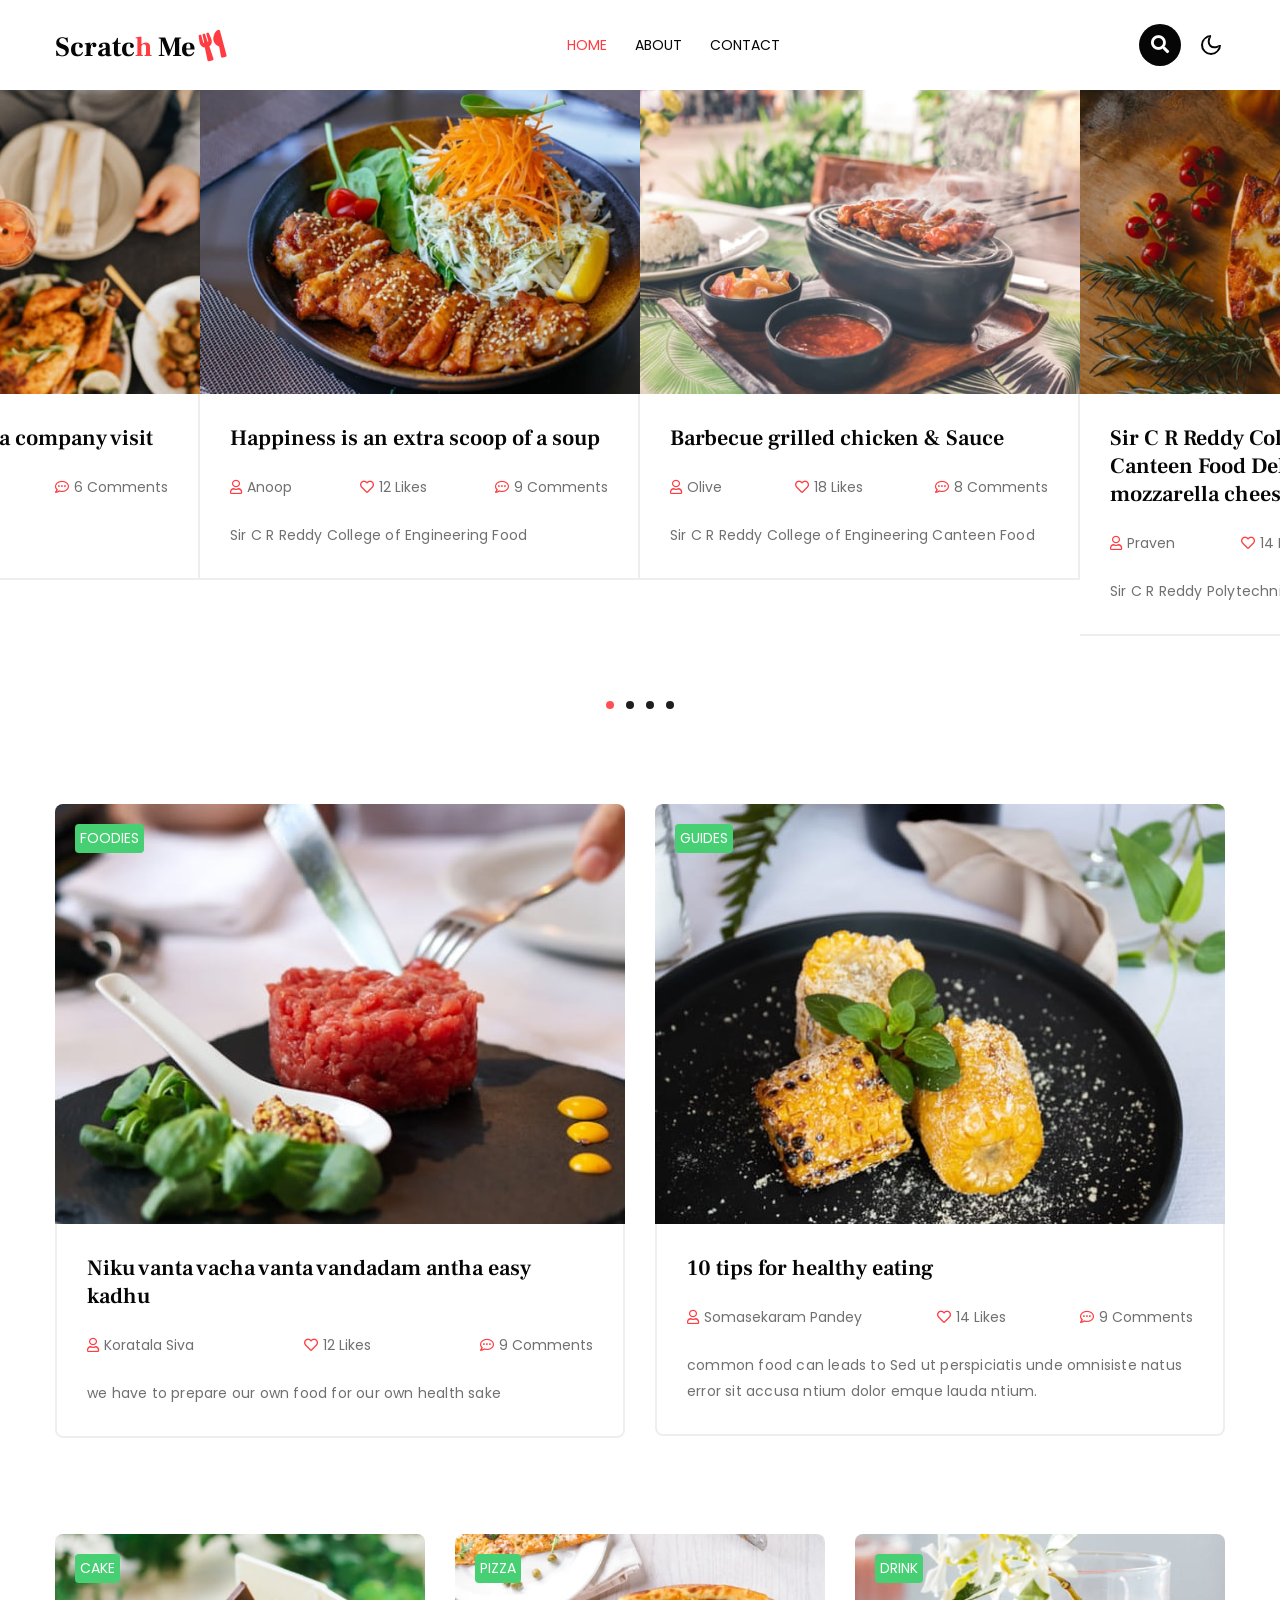
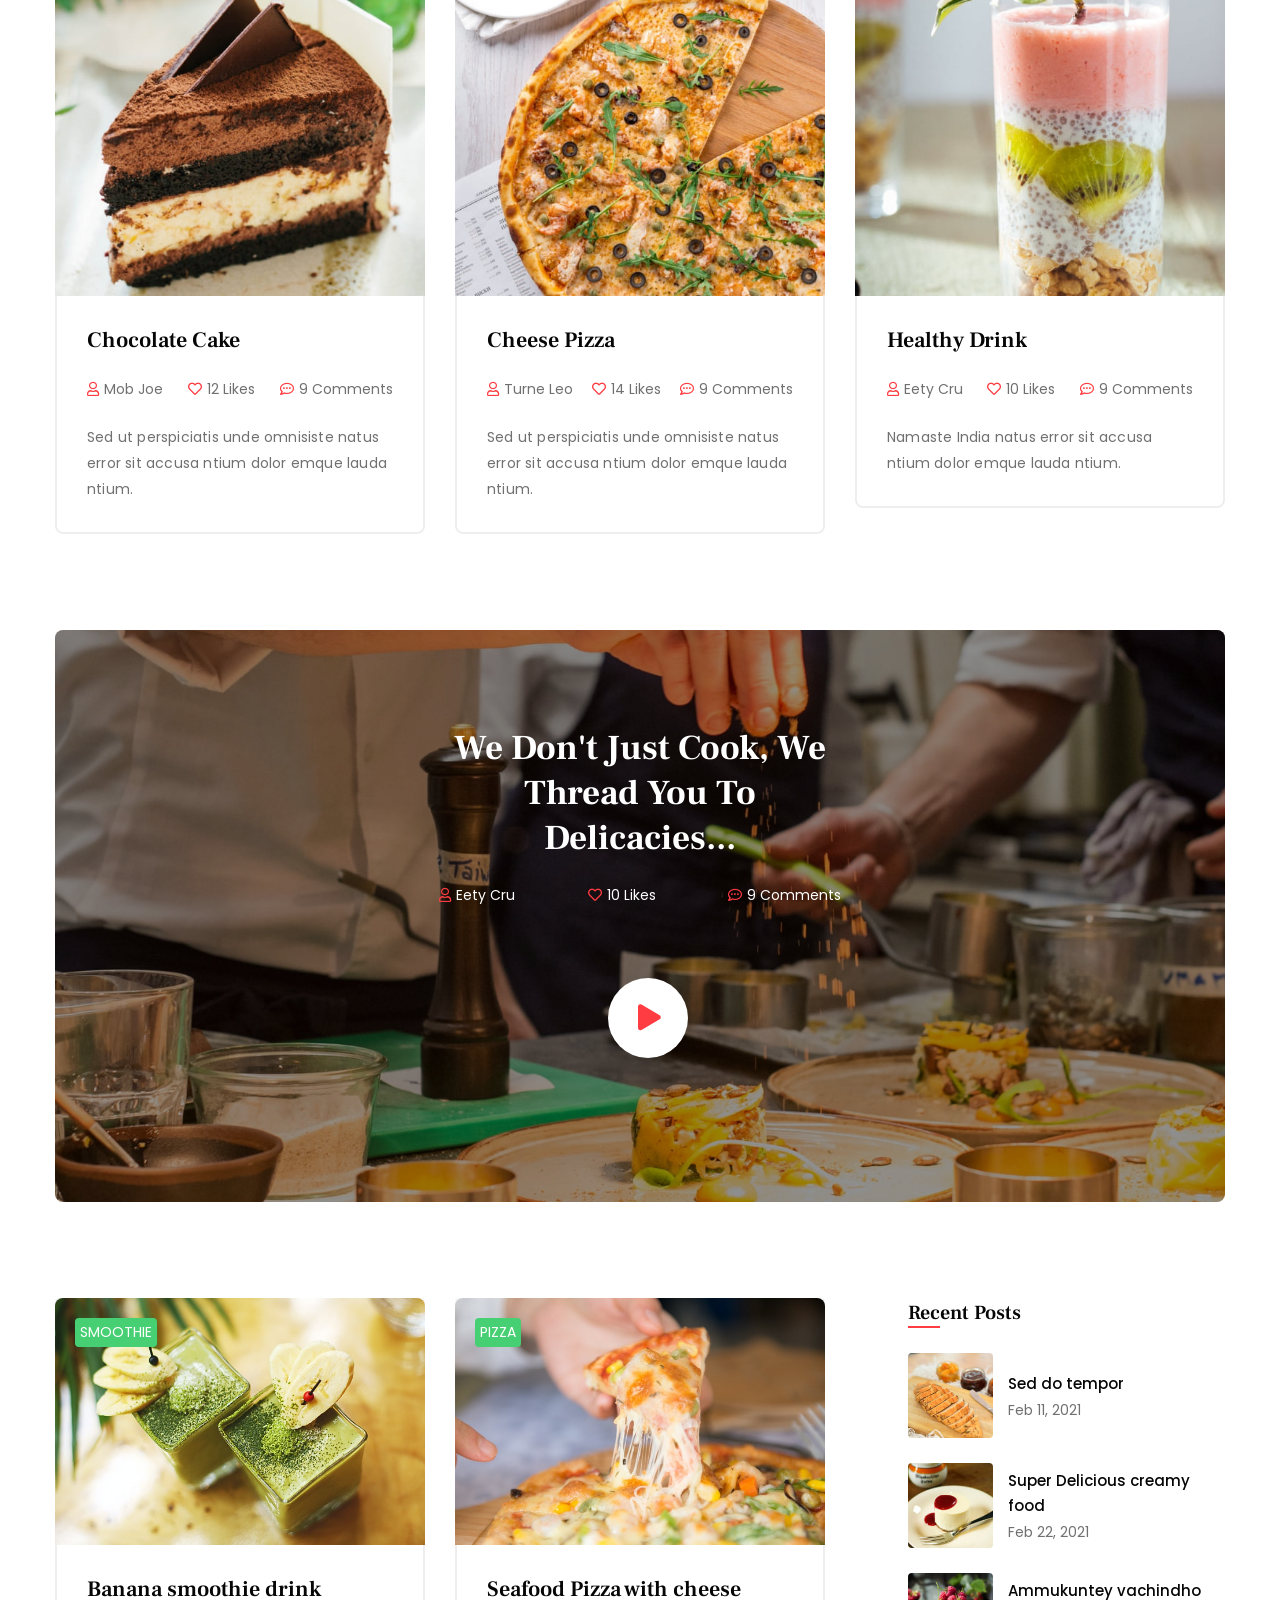
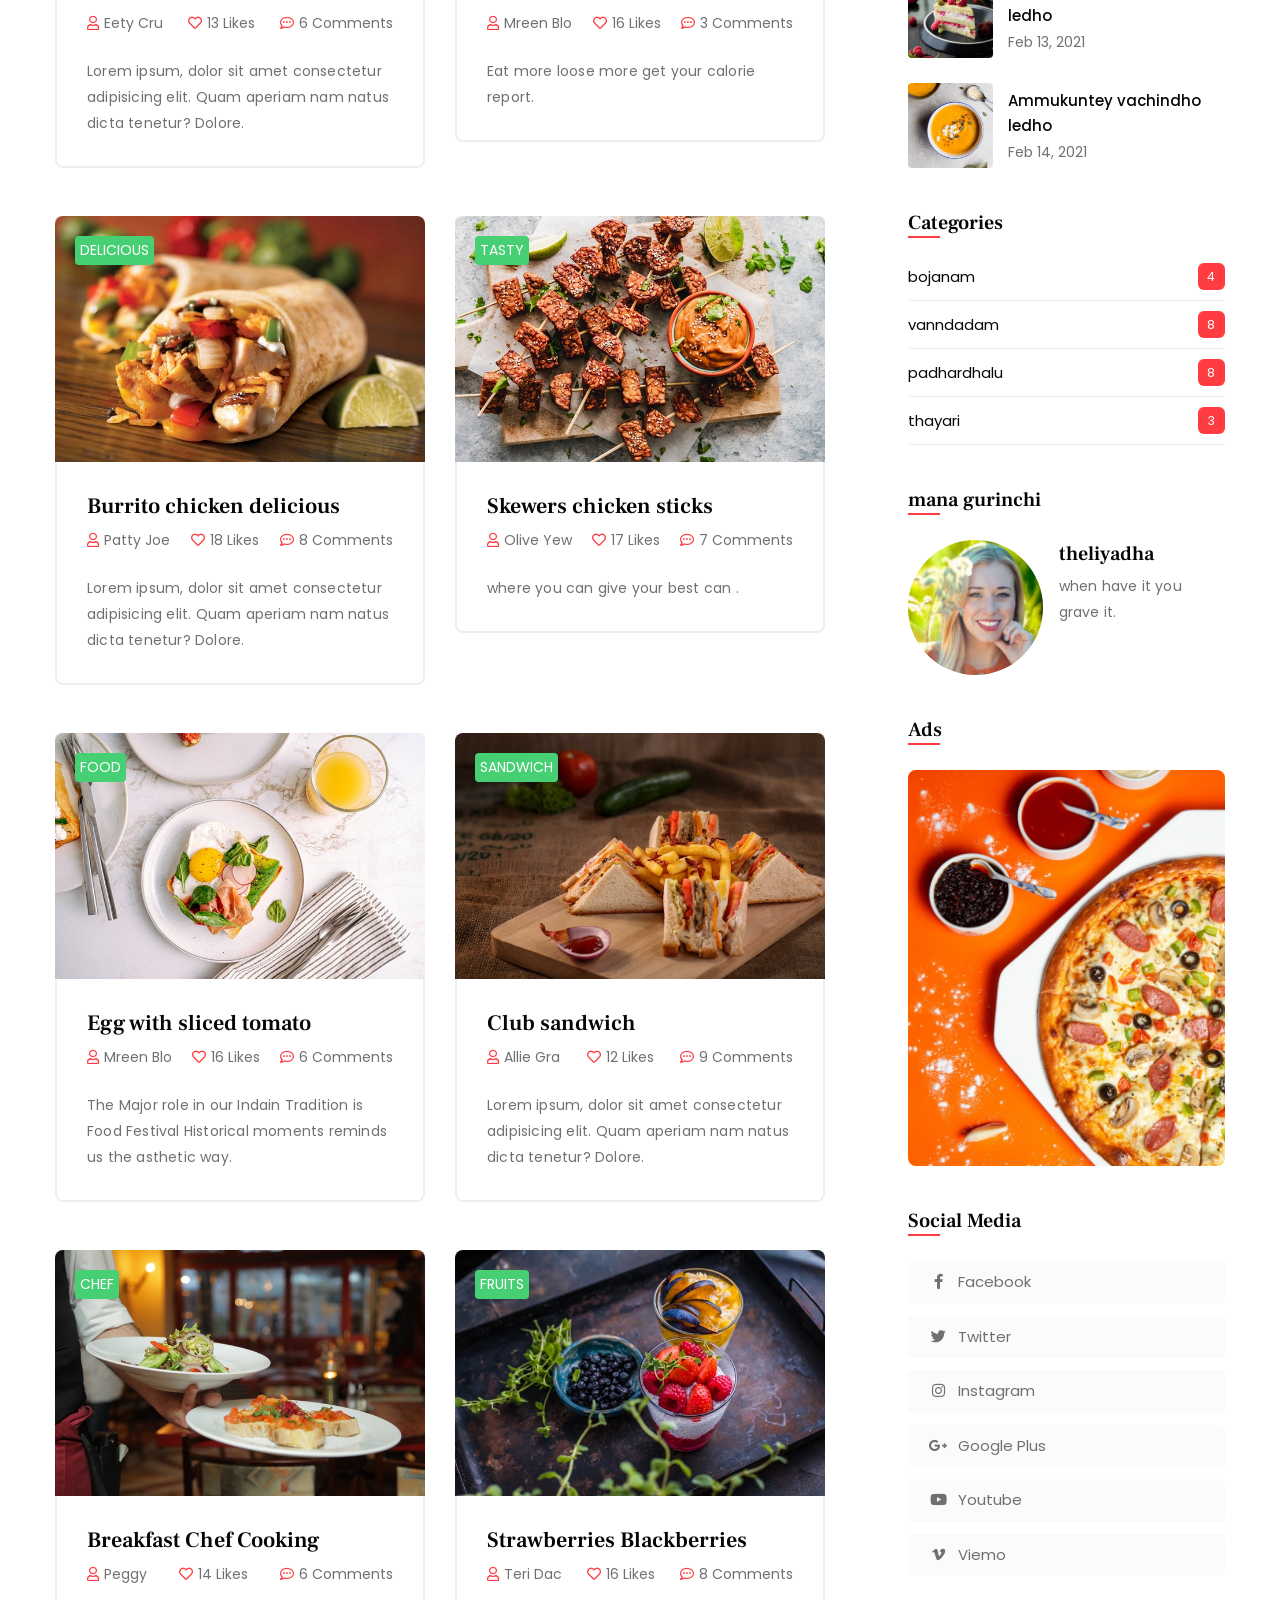
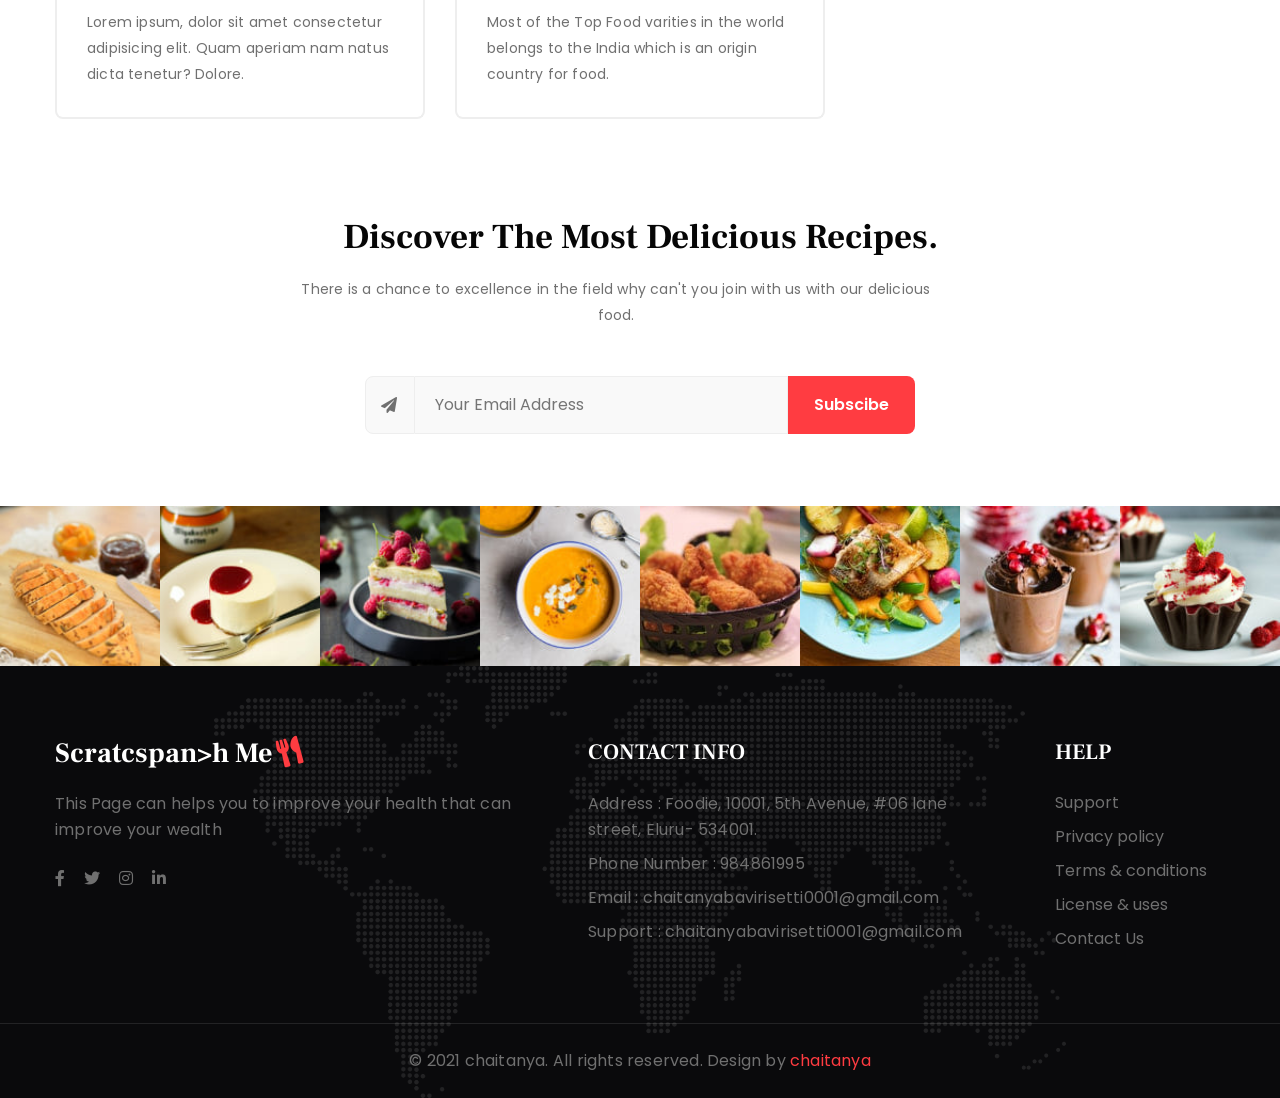
<file: Foodie-Blog-Starter/index.html>
<!doctype html>
<html lang="en">

<head>
    <!-- Required meta tags -->
    <meta charset="utf-8">
    <meta name="viewport" content="width=device-width, initial-scale=1, shrink-to-fit=no">
    <title>Scratchme-Chaitanya special </title>
    <!-- google-fonts -->
    <link href="//fonts.googleapis.com/css2?family=Frank+Ruhl+Libre:wght@300;400;500;700;900&display=swap"
        rel="stylesheet">
    <link
        href="//fonts.googleapis.com/css2?family=Poppins:ital,wght@0,100;0,200;0,300;0,400;0,500;0,600;0,700;0,800;0,900;1,100;1,200;1,300;1,400;1,500;1,600;1,700;1,800;1,900&display=swap"
        rel="stylesheet">
    <!-- //google-fonts -->
    <!-- Template CSS Style link -->
    <link rel="stylesheet" href="assets/css/style-starter.css">
    <meta name="google-site-verification" content="oxiB0-CkTOIaMRCZ3PgUhL8wCQJccO5k1FKCsfKJOOU" />
    <meta name="google-site-verification" content="3bR0_mv9Ipy827pK8RquRQ-90FmZ5lnpm-Ufv4ZOvbQ" />
    <link rel="canonical" href="https://scratchme.netlify.app/" />

</head>

<body>
    <!--header-->
    <header id="site-header" class="fixed-top">
        <div class="container">
            <nav class="navbar navbar-expand-lg stroke">
                <h1>
                    <a class="navbar-brand" href="index.html">
                        Scratc<span>h</span> Me<i class="fas fa-utensils"></i>
                    </a>
                </h1>
                <!-- if logo is image enable this   
    <a class="navbar-brand" href="#index.html">
        <img src="image-path" alt="Your logo" title="Your logo" style="height:35px;" />
    </a> -->
                <button class="navbar-toggler  collapsed bg-gradient" type="button" data-toggle="collapse"
                    data-target="#navbarTogglerDemo02" aria-controls="navbarTogglerDemo02" aria-expanded="false"
                    aria-label="Toggle navigation">
                    <span class="navbar-toggler-icon fa icon-expand fa-bars"></span>
                    <span class="navbar-toggler-icon fa icon-close fa-times"></span>
                </button>

                <div class="collapse navbar-collapse" id="navbarTogglerDemo02">
                    <ul class="navbar-nav mx-lg-auto">
                        <li class="nav-item active">
                            <a class="nav-link" href="index.html">Home <span class="sr-only">(current)</span></a>
                        </li>
                        <li class="nav-item">
                            <a class="nav-link" href="index.about.html">About</a>
                        </li>
                        <li class="nav-item">
                            <a class="nav-link" href="index.contacts.html">Contact</a>
                        </li>
                    </ul>
                </div>
                <!-- search button -->
                <div class="search-right ml-lg-3">
                    <div class="search-container">
                        <form action="/search" method="get">
                            <input class="search expandright" id="searchright" type="search" name="q"
                                placeholder="Search">
                            <label class="button searchbutton" for="searchright"><i class="fas fa-search"></i></label>
                        </form>
                    </div>
                </div>
                <!-- //search button -->
                <!-- toggle switch for light and dark theme -->
                <div class="cont-ser-position">
                    <nav class="navigation">
                        <div class="theme-switch-wrapper">
                            <label class="theme-switch" for="checkbox">
                                <input type="checkbox" id="checkbox">
                                <div class="mode-container">
                                    <i class="gg-sun"></i>
                                    <i class="gg-moon"></i>
                                </div>
                            </label>
                        </div>
                    </nav>
                </div>
                <!-- //toggle switch for light and dark theme -->
            </nav>
        </div>
    </header>
    <!--//header-->

    <!-- banner blog section -->
    <section class="w3l-banner-blog py-5">
        <div class="w3l-main-blog py-4">
            <div class="owl-blog owl-carousel owl-theme">
                <div class="item">
                    <div class="news-img position-relative">
                        <a href="blog-single.html"><img src="assets/images/banner-blog1.jpg" class="img-fluid img-responsive"
                                alt="news image"></a>
                        <div class="title-wrap">
                            <h4 class="title"><a href="blog-single.html">Happiness is an extra scoop of a soup</a></h4>
                            <ul class="admin-list mt-2 mb-4">
                                <li><a href="#blog"><i class="far fa-user"></i>Anoop
                                    </a></li>
                                <li><a href="#blog"><i class="far fa-heart"></i>12 Likes</a></li>
                                <li><a href="#blog"><i class="far fa-comment-dots"></i>9 Comments</a>
                                </li>
                            </ul>
                            <p>Sir C R Reddy College of Engineering Food</p>
                        </div>
                    </div>
                </div>
                <div class="item">
                    <div class="news-img">
                        <a href="blog-single.html"><img src="assets/images/banner-blog2.jpg" class="img-fluid img-responsive"
                                alt="news image"></a>
                        <div class="title-wrap">
                            <h4 class="title"><a href="blog-single.html">Barbecue grilled chicken & Sauce</a></h4>
                            <ul class="admin-list mt-2 mb-4">
                                <li><a href="#blog"><i class="far fa-user"></i>Olive
                                    </a></li>
                                <li><a href="#blog"><i class="far fa-heart"></i>18 Likes</a></li>
                                <li><a href="#blog"><i class="far fa-comment-dots"></i>8 Comments</a>
                                </li>
                            </ul>
                            <p>Sir C R Reddy College of Engineering Canteen Food </p>
                        </div>
                    </div>
                </div>
                <div class="item">
                    <div class="news-img">
                        <a href="blog-single.html"><img src="assets/images/banner-blog3.jpg" class="img-fluid img-responsive"
                                alt="news image"></a>
                        <div class="title-wrap">
                            <h4 class="title"><a href="blog-single.html">Sir C R Reddy College of Engineering Canteen Food Delicious pizza with mozzarella cheese</a></h4>
                            <ul class="admin-list mt-2 mb-4">
                                <li><a href="#blog"><i class="far fa-user"></i>Praven
                                    </a></li>
                                <li><a href="#blog"><i class="far fa-heart"></i>14 Likes</a></li>
                                <li><a href="#blog"><i class="far fa-comment-dots"></i>5 Comments</a>
                                </li>
                            </ul>
                            <p>Sir C R Reddy Polytechnic  Canteen Food</p>
                        </div>
                    </div>
                </div>
                <div class="item">
                    <div class="news-img">
                        <a href="blog-single.html"><img src="assets/images/banner-blog6.jpg" class="img-fluid img-responsive"
                                alt="news image"></a>
                        <div class="title-wrap">
                            <h4 class="title"><a href="blog-single.html">How to make a quick and easy breakfast?</a></h4>
                            <ul class="admin-list mt-2 mb-4">
                                <li><a href="#blog"><i class="far fa-user"></i>Manas Dora
                                    </a></li>
                                <li><a href="#blog"><i class="far fa-heart"></i>13 Likes</a></li>
                                <li><a href="#blog"><i class="far fa-comment-dots"></i>6 Comments</a>
                                </li>
                            </ul>
                            <p>home made Tasty food</p>
                        </div>
                    </div>
                </div>
                <div class="item">
                    <div class="news-img">
                        <a href="blog-single.html"><img src="assets/images/banner-blog5.jpg" class="img-fluid img-responsive"
                                alt="news image"></a>
                        <div class="title-wrap">
                            <h4 class="title"><a href="blog-single.html">Breakfast with Bun & White cream</a></h4>
                            <ul class="admin-list mt-2 mb-4">
                                <li><a href="#blog"><i class="far fa-user"></i>Allie Gra
                                    </a></li>
                                <li><a href="#blog"><i class="far fa-heart"></i>14 Likes</a></li>
                                <li><a href="#blog"><i class="far fa-comment-dots"></i>7 Comments</a>
                                </li>
                            </ul>
                            <p>Neque porro quisquam est, qui dolorem ipsum quia dolor sit amet sed do eiusmod tempor
                                incididunt ut labore et dolore magna aliqua.</p>
                        </div>
                    </div>
                </div>
                <div class="item">
                    <div class="news-img">
                        <a href="blog-single.html"><img src="assets/images/banner-blog8.jpg" class="img-fluid img-responsive"
                                alt="news image"></a>
                        <div class="title-wrap">
                            <h4 class="title"><a href="blog-single.html">12 must-eat breakfast egg sandwiches</a></h4>
                            <ul class="admin-list mt-2 mb-4">
                                <li><a href="#blog"><i class="far fa-user"></i>Peg Leg
                                    </a></li>
                                <li><a href="#blog"><i class="far fa-heart"></i>16 Likes</a></li>
                                <li><a href="#blog"><i class="far fa-comment-dots"></i>8 Comments</a>
                                </li>
                            </ul>
                            <p>this is the fanntastic from eluru</p>
                        </div>
                    </div>
                </div>
                <div class="item">
                    <div class="news-img">
                        <a href="blog-single.html"><img src="assets/images/banner-blog4.jpg" class="img-fluid img-responsive"
                                alt="news image"></a>
                        <div class="title-wrap">
                            <h4 class="title"><a href="blog-single.html">The plate of rice & cooked meat</a></h4>
                            <ul class="admin-list mt-2 mb-4">
                                <li><a href="#blog"><i class="far fa-user"></i>Teriangala Maa
                                    </a></li>
                                <li><a href="#blog"><i class="far fa-heart"></i>14 Likes</a></li>
                                <li><a href="#blog"><i class="far fa-comment-dots"></i>4 Comments</a>
                                </li>
                            </ul>
                            <p>his is the fanntastic from eluru brathikey vunava ra</p>
                        </div>
                    </div>
                </div>
                <div class="item">
                    <div class="news-img">
                        <a href="blog-single.html"><img src="assets/images/banner-blog7.jpg" class="img-fluid img-responsive"
                                alt="news image"></a>
                        <div class="title-wrap">
                            <h4 class="title"><a href="blog-single.html">Best foods to take for a company visit</a></h4>
                            <ul class="admin-list mt-2 mb-4">
                                <li><a href="#blog"><i class="far fa-user"></i>Adi batla
                                    </a></li>
                                <li><a href="#blog"><i class="far fa-heart"></i>10 Likes</a></li>
                                <li><a href="#blog"><i class="far fa-comment-dots"></i>6 Comments</a>
                                </li>
                            </ul>
                            <p>naku doubteyyy</p>
                        </div>
                    </div>
                </div>
            </div>
        </div>
    </section>
    <!-- //banner blog section -->

    <!-- 2 col section -->
    <section class="w3l-blog-sec py-5">
        <div class="container py-md-5 py-4">
            <div class="row justify-content-center">
                <div class="col-md-6">
                    <div class="blog-info">
                        <div class="position-relative">
                            <a href="#blog">
                                <img class="img-fluid" src="assets/images/banner-b1.jpg" alt="blog-image">
                            </a>
                            <a href="blog-single.html" class="category-style">Foodies</a>
                        </div>
                        <div class="title-wrap title-wrap-2">
                            <h4 class="title"><a href="#blog">Niku vanta vacha vanta vandadam antha easy kadhu</a></h4>
                            <ul class="admin-list mt-2 mb-4">
                                <li><a href="#blog"><i class="far fa-user"></i>Koratala Siva
                                    </a></li>
                                <li><a href="#blog"><i class="far fa-heart"></i>12 Likes</a></li>
                                <li><a href="#blog"><i class="far fa-comment-dots"></i>9 Comments</a>
                                </li>
                            </ul>
                            <p>we have to prepare our own food for our own health sake</p>
                        </div>
                    </div>
                </div>
                <div class="col-md-6 mt-md-0 mt-4">
                    <div class="blog-info">
                        <div class="position-relative">
                            <a href="#blog">
                                <img class="img-fluid" src="assets/images/banner-b2.jpg" alt="blog-image">
                            </a>
                            <a href="blog-single.html" class="category-style">Guides</a>
                        </div>
                        <div class="title-wrap title-wrap-2">
                            <h4 class="title"><a href="#blog">10 tips for healthy eating</a></h4>
                            <ul class="admin-list mt-2 mb-4">
                                <li><a href="#blog"><i class="far fa-user"></i>Somasekaram Pandey
                                    </a></li>
                                <li><a href="#blog"><i class="far fa-heart"></i>14 Likes</a></li>
                                <li><a href="#blog"><i class="far fa-comment-dots"></i>9 Comments</a>
                                </li>
                            </ul>
                            <p> common food can leads to Sed ut perspiciatis unde omnisiste natus error sit accusa ntium dolor emque
                                lauda ntium.</p>
                        </div>
                    </div>
                </div>
            </div>
        </div>
    </section>
    <!-- //2 col section -->

    <!-- 3 col section -->
    <section class="w3l-blog-sec">
        <div class="container">
            <div class="row justify-content-center">
                <div class="col-xl-4 col-md-6">
                    <div class="blog-info">
                        <div class="position-relative">
                            <a href="#blog">
                                <img class="img-fluid" src="assets/images/banner-bo1.jpg" alt="blog-image">
                            </a>
                            <a href="blog-single.html" class="category-style">Cake</a>
                        </div>
                        <div class="title-wrap title-wrap-2">
                            <h4 class="title"><a href="#blog">Chocolate Cake</a></h4>
                            <ul class="admin-list mt-2 mb-4">
                                <li><a href="#blog"><i class="far fa-user"></i>Mob Joe
                                    </a></li>
                                <li><a href="#blog"><i class="far fa-heart"></i>12 Likes</a></li>
                                <li><a href="#blog"><i class="far fa-comment-dots"></i>9 Comments</a>
                                </li>
                            </ul>
                            <p>Sed ut perspiciatis unde omnisiste natus error sit accusa ntium dolor emque
                                lauda ntium.</p>
                        </div>
                    </div>
                </div>
                <div class="col-xl-4 col-md-6 mt-md-0 mt-4">
                    <div class="blog-info">
                        <div class="position-relative">
                            <a href="#blog">
                                <img class="img-fluid" src="assets/images/banner-bo2.jpg" alt="blog-image">
                            </a>
                            <a href="blog-single.html" class="category-style">Pizza</a>
                        </div>
                        <div class="title-wrap title-wrap-2">
                            <h4 class="title"><a href="#blog">Cheese Pizza</a></h4>
                            <ul class="admin-list mt-2 mb-4">
                                <li><a href="#blog"><i class="far fa-user"></i>Turne Leo
                                    </a></li>
                                <li><a href="#blog"><i class="far fa-heart"></i>14 Likes</a></li>
                                <li><a href="#blog"><i class="far fa-comment-dots"></i>9 Comments</a>
                                </li>
                            </ul>
                            <p>Sed ut perspiciatis unde omnisiste natus error sit accusa ntium dolor emque
                                lauda ntium.</p>
                        </div>
                    </div>
                </div>
                <div class="col-xl-4 col-md-6 mt-xl-0 mt-lg-5 mt-4">
                    <div class="blog-info">
                        <div class="position-relative">
                            <a href="#blog">
                                <img class="img-fluid" src="assets/images/banner-bo3.jpg" alt="blog-image">
                            </a>
                            <a href="blog-single.html" class="category-style">Drink</a>
                        </div>
                        <div class="title-wrap title-wrap-2">
                            <h4 class="title"><a href="#blog">Healthy Drink</a> </h4>
                            <ul class="admin-list mt-2 mb-4">
                                <li><a href="#blog"><i class="far fa-user"></i>Eety Cru
                                    </a></li>
                                <li><a href="#blog"><i class="far fa-heart"></i>10 Likes</a></li>
                                <li><a href="#blog"><i class="far fa-comment-dots"></i>9 Comments</a>
                                </li>
                            </ul>
                            <p>Namaste India  natus error sit accusa ntium dolor emque
                                lauda ntium.</p>
                        </div>
                    </div>
                </div>
            </div>
        </div>
    </section>
    <!-- //3 col section -->

    <!-- bg with video icon -->
    <section class="w3l-covers-14 pt-5">
        <div class="container pt-md-5 pt-4">
            <div class="blog-play-w3 text-center py-5">
                <div class="mx-auto py-5 px-4" style="max-width:450px;">
                    <h3 class="title-style text-white">We don't just cook, we thread you to delicacies...</h3>
                    <ul class="admin-list mt-4 mb-4">
                        <li><a href="#blog" class="text-white"><i class="far fa-user"></i>Eety Cru
                            </a></li>
                        <li><a href="#blog" class="text-white"><i class="far fa-heart"></i>10 Likes</a></li>
                        <li><a href="#blog" class="text-white"><i class="far fa-comment-dots"></i>9
                                Comments</a>
                        </li>
                    </ul>
                    <div class="video-section mt-5 pt-4 pb-5">
                        <!--//video-->
                        <a href="#small-dialog" class="popup-with-zoom-anim play-view text-center pl-3">
                            <span class="video-play-icon">
                                <span class="fas fa-play"></span>
                            </span>
                        </a>
                        <!-- dialog itself, mfp-hide class is required to make dialog hidden -->
                        <div id="small-dialog" class="zoom-anim-dialog mfp-hide">
                            <iframe src="https://player.vimeo.com/video/192089758" frameborder="0"
                                allow="autoplay; fullscreen" allowfullscreen></iframe>
                        </div>
                        <!--//video-->
                    </div>
                </div>
            </div>
        </div>
    </section>
    <!-- //bg with video icon -->

    <!-- blog page -->
    <section class="w3l-text-11 py-5">
        <div class="container py-md-5 py-4">
            <div class="row">
                <div class="col-lg-8 text11-content">
                    <div class="row">
                        <div class="col-sm-6 card">
                            <div class="card-header p-0 position-relative border-0">
                                <a href="#blog">
                                    <img class="card-img-bottom d-block radius-image" src="assets/images/blog1.jpg"
                                        alt="Card image cap">
                                </a>
                                <a href="blog-single.html" class="category-style">Smoothie</a>
                            </div>
                            <div class="title-wrap title-wrap-2">
                                <h4 class="title"><a href="#blog">Banana smoothie drink</a></h4>
                                <ul class="admin-list mt-2 mb-4">
                                    <li><a href="#blog"><i class="far fa-user"></i>Eety Cru
                                        </a></li>
                                    <li><a href="#blog"><i class="far fa-heart"></i>13 Likes</a></li>
                                    <li><a href="#blog"><i class="far fa-comment-dots"></i>6 Comments</a>
                                    </li>
                                </ul>
                                <p>Lorem ipsum, dolor sit amet consectetur adipisicing elit. Quam aperiam nam natus
                                    dicta tenetur? Dolore.
                                </p>
                            </div>
                        </div>
                        <div class="col-sm-6 card mt-sm-0 mt-4">
                            <div class="card-header p-0 position-relative border-0">
                                <a href="#blog">
                                    <img class="card-img-bottom d-block radius-image" src="assets/images/blog2.jpg"
                                        alt="Card image cap">
                                </a>
                                <a href="blog-single.html" class="category-style">Pizza</a>
                            </div>
                            <div class="title-wrap title-wrap-2">
                                <h4 class="title"><a href="#blog">Seafood Pizza with cheese</a></h4>
                                <ul class="admin-list mt-2 mb-4">
                                    <li><a href="#blog"><i class="far fa-user"></i>Mreen Blo
                                        </a></li>
                                    <li><a href="#blog"><i class="far fa-heart"></i>16 Likes</a></li>
                                    <li><a href="#blog"><i class="far fa-comment-dots"></i>3 Comments</a>
                                    </li>
                                </ul>
                                <p>Eat more loose more get your calorie report.
                                </p>
                            </div>
                        </div>
                        <div class="col-sm-6 card mt-lg-5 mt-4">
                            <div class="card-header p-0 position-relative border-0">
                                <a href="#blog">
                                    <img class="card-img-bottom d-block radius-image" src="assets/images/blog3.jpg"
                                        alt="Card image cap">
                                </a>
                                <a href="blog-single.html" class="category-style">Delicious</a>
                            </div>
                            <div class="title-wrap title-wrap-2">
                                <h4 class="title"><a href="#blog">Burrito chicken delicious </a></h4>
                                <ul class="admin-list mt-2 mb-4">
                                    <li><a href="#blog"><i class="far fa-user"></i>Patty Joe
                                        </a></li>
                                    <li><a href="#blog"><i class="far fa-heart"></i>18 Likes</a></li>
                                    <li><a href="#blog"><i class="far fa-comment-dots"></i>8 Comments</a>
                                    </li>
                                </ul>
                                <p>Lorem ipsum, dolor sit amet consectetur adipisicing elit. Quam aperiam nam natus
                                    dicta tenetur? Dolore.
                                </p>
                            </div>
                        </div>
                        <div class="col-sm-6 card mt-lg-5 mt-4">
                            <div class="card-header p-0 position-relative border-0">
                                <a href="#blog">
                                    <img class="card-img-bottom d-block radius-image" src="assets/images/blog4.jpg"
                                        alt="Card image cap">
                                </a>
                                <a href="blog-single.html" class="category-style">Tasty</a>
                            </div>
                            <div class="title-wrap title-wrap-2">
                                <h4 class="title"><a href="#blog">Skewers chicken sticks</a></h4>
                                <ul class="admin-list mt-2 mb-4">
                                    <li><a href="#blog"><i class="far fa-user"></i>Olive Yew
                                        </a></li>
                                    <li><a href="#blog"><i class="far fa-heart"></i>17 Likes</a></li>
                                    <li><a href="#blog"><i class="far fa-comment-dots"></i>7 Comments</a>
                                    </li>
                                </ul>
                                <p>where you can give your best can .
                                </p>
                            </div>
                        </div>
                        <div class="col-sm-6 card mt-lg-5 mt-4">
                            <div class="card-header p-0 position-relative border-0">
                                <a href="#blog">
                                    <img class="card-img-bottom d-block radius-image" src="assets/images/blog5.jpg"
                                        alt="Card image cap">
                                </a>
                                <a href="blog-single.html" class="category-style">Food</a>
                            </div>
                            <div class="title-wrap title-wrap-2">
                                <h4 class="title"><a href="#blog">Egg with sliced tomato</a></h4>
                                <ul class="admin-list mt-2 mb-4">
                                    <li><a href="#blog"><i class="far fa-user"></i>Mreen Blo
                                        </a></li>
                                    <li><a href="#blog"><i class="far fa-heart"></i>16 Likes</a></li>
                                    <li><a href="#blog"><i class="far fa-comment-dots"></i>6 Comments</a>
                                    </li>
                                </ul>
                                <p>The Major role in our Indain Tradition is Food Festival Historical moments reminds us the asthetic way.
                                </p>
                            </div>
                        </div>
                        <div class="col-sm-6 card mt-lg-5 mt-4">
                            <div class="card-header p-0 position-relative border-0">
                                <a href="#blog">
                                    <img class="card-img-bottom d-block radius-image" src="assets/images/blog6.jpg"
                                        alt="Card image cap">
                                </a>
                                <a href="blog-single.html" class="category-style">Sandwich</a>
                                   
                                <a href="" class="">
                                
                                </a>                            </div>
                            <div class="title-wrap title-wrap-2">
                                <h4 class="title"><a href="#blog">Club sandwich </a></h4>
                                <ul class="admin-list mt-2 mb-4">
                                    <li><a href="#blog"><i class="far fa-user"></i>Allie Gra
                                        </a></li>
                                    <li><a href="#blog"><i class="far fa-heart"></i>12 Likes</a></li>
                                    <li><a href="#blog"><i class="far fa-comment-dots"></i>9 Comments</a>
                                    </li>
                                </ul>
                                <p>Lorem ipsum, dolor sit amet consectetur adipisicing elit. Quam aperiam nam natus
                                    dicta tenetur? Dolore.
                                </p>
                            </div>
                        </div>
                        <div class="col-sm-6 card mt-lg-5 mt-4">
                            <div class="card-header p-0 position-relative border-0">
                                <a href="#blog">
                                    <img class="card-img-bottom d-block radius-image" src="assets/images/blog7.jpg"
                                        alt="Card image cap">
                                </a>
                                <a href="blog-single.html" class="category-style">Chef</a>
                            </div>
                            <div class="title-wrap title-wrap-2">
                                <h4 class="title"><a href="#blog">Breakfast Chef Cooking</a></h4>
                                <ul class="admin-list mt-2 mb-4">
                                    <li><a href="#blog"><i class="far fa-user"></i>Peggy
                                        </a></li>
                                    <li><a href="#blog"><i class="far fa-heart"></i>14 Likes</a></li>
                                    <li><a href="#blog"><i class="far fa-comment-dots"></i>6 Comments</a>
                                    </li>
                                </ul>
                                <p>Lorem ipsum, dolor sit amet consectetur adipisicing elit. Quam aperiam nam natus
                                    dicta tenetur? Dolore.
                                </p>
                            </div>
                        </div>
                        <div class="col-sm-6 card mt-lg-5 mt-4">
                            <div class="card-header p-0 position-relative border-0">
                                <a href="#blog">
                                    <img class="card-img-bottom d-block radius-image" src="assets/images/blog8.jpg"
                                        alt="Card image cap">
                                </a>
                                <a href="blog-single.html" class="category-style">Fruits</a>
                            </div>
                            <div class="title-wrap title-wrap-2">
                                <h4 class="title"><a href="#blog">Strawberries Blackberries</a></h4>
                                <ul class="admin-list mt-2 mb-4">
                                    <li><a href="#blog"><i class="far fa-user"></i>Teri Dac
                                        </a></li>
                                    <li><a href="#blog"><i class="far fa-heart"></i>16 Likes</a></li>
                                    <li><a href="#blog"><i class="far fa-comment-dots"></i>8 Comments</a>
                                    </li>
                                </ul>
                                <p>Most of the Top Food varities in the world belongs to the India which is an  origin country for food.
                                </p>
                            </div>
                        </div>
                    </div>
                </div>
                <div class="sidebar-side col-lg-4 pl-lg-5 mt-lg-0 mt-5">
                    <aside class="sidebar">
                        <!-- Popular Post Widget-->
                        <div class="sidebar-widget popular-posts">
                            <div class="sidebar-title">
                                <h4>Recent Posts</h4>
                            </div>
                            <article class="post">
                                <img src="assets/images/blog-s1.jpg" alt="">
                                <div class="text">
                                    <a href="#blog">Sed do  tempor </a>
                                    <div class="post-info">Feb 11, 2021</div>
                                </div>
                            </article>

                            <article class="post">
                                <img src="assets/images/blog-s2.jpg" alt="">
                                <div class="text">
                                    <a href="#blog">Super Delicious creamy food</a>
                                    <div class="post-info">Feb 22, 2021</div>
                                </div>

                            </article>

                            <article class="post">
                                <img src="assets/images/blog-s3.jpg" alt="">
                                <div class="text"><a href="#blog">Ammukuntey vachindho ledho</a>
                                    <div class="post-info">Feb 13, 2021</div>
                                </div>
                            </article>

                            <article class="post">
                                <img src="assets/images/blog-s4.jpg" alt="">
                                <div class="text"><a href="#blog">Ammukuntey vachindho ledho</a>
                                    <div class="post-info">Feb 14, 2021</div>
                                </div>
                            </article>
                        </div>

                        <!-- Category Widget -->
                        <div class="sidebar-widget sidebar-blog-category">
                            <div class="sidebar-title">
                                <h4>Categories</h4>
                            </div>
                            <ul class="blog-cat">
                                <li><a href="#link">bojanam
                                        <label>4</label></a></li>
                                <li><a href="#link">vanndadam
                                        <label>8</label></a></li>
                                <li><a href="#link"> padhardhalu
                                        <label>8</label></a></li>
                                <li><a href="#link"> thayari
                                        <label>3</label></a></li>
                            </ul>
                        </div>

                        <!-- about Widget -->
                        <div class="sidebar-widget about-widget">
                            <div class="sidebar-title">
                                <h4>mana gurinchi</h4>
                            </div>
                            <div class="d-flex">
                                <div class="img-about-w3 mr-3">
                                    <img src="assets/images/testi1.jpg" alt="" class="img-fluid" />
                                </div>
                                <div class="right-ab-block">
                                    <h3>theliyadha</h3>
                                    <p>when have it you grave it.</p>
                                </div>
                            </div>
                        </div>

                        <!-- ads Widget -->
                        <div class="sidebar-widget">
                            <div class="sidebar-title">
                                <h4>Ads</h4>
                            </div>
                            <div class="ads-img-ab">
                                <a href="#blog"><img src="assets/images/ads.jpg" class="img-fluid" alt="" /></a>
                            </div>
                        </div>
                        <!-- social media Widget-->
                        <div class="sidebar-widget social-style">
                            <div class="sidebar-title">
                                <h4>Social Media</h4>
                            </div>
                            <a href="#facebook"><i class="fab fa-facebook-f"></i>Facebook</a>
                            <a href="#twitter"><i class="fab fa-twitter"></i>Twitter</a>
                            <a href="#instagram"><i class="fab fa-instagram"></i>Instagram</a>
                            <a href="#googleplus"><i class="fab fa-google-plus-g"></i>Google Plus</a>
                            <a href="#youtube"><i class="fab fa-youtube"></i>Youtube</a>
                            <a href="#viemo"><i class="fab fa-vimeo-v"></i>Viemo</a>
                        </div>

                    </aside>
                </div>
            </div>
        </div>
    </section>
    <!-- //blog page -->

    <!-- subscribe section -->
    <section class="w3l-project pb-5" id="subscribe">
        <div class="container pb-4">
            <div class="bottom-info">
                <div class="header-section text-center">
                    <h3 class="title-style">Discover the most delicious recipes.</h3>
                    <p class="mt-3 pr-lg-5">There is a chance to excellence in the field why can't you join with us with 
                        our delicious food.</p>
                </div>
                <form action="#" class="subscribe mt-5" method="post">
                    <div class="input-group-text"><i class="fas fa-paper-plane"></i></div>
                    <input type="email" name="email" placeholder="Your Email Address" required="">
                    <button class="btn btn-style">Subscibe</button>
                </form>
            </div>
        </div>
    </section>
    <!-- //subscribe section -->

    <!-- instagram-feeds -->
    <div class="projects" id="special">
        <div class="projects-grids">
            <div class="istagram-feeds">
                <div class="projects-w3l-grid-info">
                    <a href="blog-single.html"><img src="assets/images/blog-s1.jpg" class="img-fluid" alt="" />
                        <div class="content-overlay"></div>
                        <div class="content-details fadeIn-top">
                            <span class="fab fa-instagram"></span>
                        </div>
                    </a>
                </div>
                <div class="projects-w3l-grid-info">
                    <a href="blog-single.html"><img src="assets/images/blog-s2.jpg" class="img-fluid" alt="" />
                        <div class="content-overlay"></div>
                        <div class="content-details fadeIn-top">
                            <span class="fab fa-instagram"></span>
                        </div>
                    </a>
                </div>
                <div class="projects-w3l-grid-info">
                    <a href="blog-single.html"><img src="assets/images/blog-s3.jpg" class="img-fluid" alt="" />
                        <div class="content-overlay"></div>
                        <div class="content-details fadeIn-top">
                            <span class="fab fa-instagram"></span>
                        </div>
                    </a>
                </div>
                <div class="projects-w3l-grid-info">
                    <a href="blog-single.html"><img src="assets/images/blog-s4.jpg" class="img-fluid" alt="" />
                        <div class="content-overlay"></div>
                        <div class="content-details fadeIn-top">
                            <span class="fab fa-instagram"></span>
                        </div>
                    </a>
                </div>
                <div class="projects-w3l-grid-info">
                    <a href="blog-single.html"><img src="assets/images/blog-s5.jpg" class="img-fluid" alt="" />
                        <div class="content-overlay"></div>
                        <div class="content-details fadeIn-top">
                            <span class="fab fa-instagram"></span>
                        </div>
                    </a>
                </div>
                <div class="projects-w3l-grid-info">
                    <a href="blog-single.html"><img src="assets/images/blog-s6.jpg" class="img-fluid" alt="" />
                        <div class="content-overlay"></div>
                        <div class="content-details fadeIn-top">
                            <span class="fab fa-instagram"></span>
                        </div>
                    </a>
                </div>
                <div class="projects-w3l-grid-info">
                    <a href="blog-single.html"><img src="assets/images/blog-s8.jpg" class="img-fluid" alt="" />
                        <div class="content-overlay"></div>
                        <div class="content-details fadeIn-top">
                            <span class="fab fa-instagram"></span>
                        </div>
                    </a>
                </div>
                <div class="projects-w3l-grid-info">
                    <a href="blog-single.html"><img src="assets/images/blog-s7.jpg" class="img-fluid" alt="" />
                        <div class="content-overlay"></div>
                        <div class="content-details fadeIn-top">
                            <span class="fab fa-instagram"></span>
                        </div>
                    </a>
                </div>
            </div>
        </div>
    </div>
    <!-- //instagram-feeds -->

    <!-- footer -->
    <footer class="w3l-footer-29-main">
        <div class="footer-29 py-5">
            <div class="container py-sm-4">
                <div class="row footer-top-29">
                    <div class="col-lg-5 col-md-6 footer-list-29 footer-1">
                        <h2 class="mb-4">
                            <a class="footer-logo" href="index.html">
                                Scratcspan>h</span> Me<i class="fas fa-utensils"></i>
                            </a>
                        </h2>
                        <p>This Page can helps you to improve your health that can improve your wealth </p>
                        <div class="main-social-footer-29 mt-md-4 mt-3">
                            <a href="#facebook" class="facebook"><i class="fab fa-facebook-f"></i></a>
                            <a href="#twitter" class="twitter"><i class="fab fa-twitter"></i></a>
                            <a href="#instagram" class="instagram"><i class="fab fa-instagram"></i></a>
                            <a href="#linkedin" class="linkedin"><i class="fab fa-linkedin-in"></i></a>
                        </div>
                    </div>

                    <div class="col-xl-5 col-lg-4 col-md-6 footer-list-29 footer-1 px-xl-5 mt-md-0 mt-5">
                        <h6 class="footer-title-29">Contact Info </h6>
                        <p class="mb-2">Address : Foodie, 10001, 5th Avenue, #06 lane street, Eluru- 534001.
                        </p>
                        <p class="mb-2">Phone Number : <a href="tel:+1(21) 234 4567">984861995</a></p>
                        <p class="mb-2">Email : <a href="mailto:info@example.com">chaitanyabavirisetti0001@gmail.com</a></p>
                        <p>Support : <a href="mailto:chaitanyabavirisetti0001@gmail.com">chaitanyabavirisetti0001@gmail.com</a></p>
                    </div>

                    <div class="col-xl-2 col-lg-3 col-md-6 col-sm-5 col-6 footer-list-29 footer-2 mt-lg-0 mt-5">
                        <ul>
                            <h6 class="footer-title-29">Help</h6>
                            <li><a href="#support">Support</a></li>
                            <li><a href="#privacy">Privacy policy</a></li>
                            <li><a href="#terms">Terms & conditions</a></li>
                            <li><a href="#license">License & uses</a></li>
                            <li><a href="index.contacts.html">Contact Us</a></li>
                        </ul>
                    </div>
                </div>
            </div>
        </div>
        <!-- copyright -->
        <section class="w3l-copyright text-center">
            <div class="container">
                <p class="copy-footer-29">© 2021 chaitanya. All rights reserved. Design by <a
                        href="https://w3layouts.com/" target="_blank">
                        chaitanya</a></p>
            </div>
        </section>
        <!-- //copyright -->
    </footer>
    <!-- //footer -->

    <!-- Js scripts -->
    <!-- move top -->
    <button onclick="topFunction()" id="movetop" title="Go to top">
        <span class="fas fa-level-up-alt" aria-hidden="true"></span>
    </button>
    <script>
        // When the user scrolls down 20px from the top of the document, show the button
        window.onscroll = function () {
            scrollFunction()
        };

        function scrollFunction() {
            if (document.body.scrollTop > 20 || document.documentElement.scrollTop > 20) {
                document.getElementById("movetop").style.display = "block";
            } else {
                document.getElementById("movetop").style.display = "none";
            }
        }

        // When the user clicks on the button, scroll to the top of the document
        function topFunction() {
            document.body.scrollTop = 0;
            document.documentElement.scrollTop = 0;
        }
    </script>
    <!-- //move top -->

    <!-- common jquery plugin -->
    <script src="assets/js/jquery-3.3.1.min.js"></script>
    <!-- //common jquery plugin -->

    <!-- banner slider -->
    <script src="assets/js/owl.carousel.js"></script>
    <script>
        $(document).ready(function () {
            $('.owl-blog').owlCarousel({
                stagePadding: 200,
                loop: true,
                nav: false,
                responsiveClass: true,
                autoplay: true,
                autoplayTimeout: 5000,
                autoplaySpeed: 1000,
                autoplayHoverPause: false,
                responsive: {
                    0: {
                        items: 1,
                        stagePadding: 40,
                        nav: false
                    },
                    480: {
                        items: 1,
                        stagePadding: 40,
                        nav: true
                    },
                    667: {
                        items: 2,
                        stagePadding: 50,
                        nav: true
                    },
                    1000: {
                        items: 2,
                        nav: true
                    }
                }
            })
        })
    </script>
    <!-- //banner slider -->

    <!-- magnific popup -->
    <script src="assets/js/jquery.magnific-popup.min.js"></script>
    <script>
        $(document).ready(function () {
            $('.popup-with-zoom-anim').magnificPopup({
                type: 'inline',

                fixedContentPos: false,
                fixedBgPos: true,

                overflowY: 'auto',

                closeBtnInside: true,
                preloader: false,

                midClick: true,
                removalDelay: 300,
                mainClass: 'my-mfp-zoom-in'
            });

            $('.popup-with-move-anim').magnificPopup({
                type: 'inline',

                fixedContentPos: false,
                fixedBgPos: true,

                overflowY: 'auto',

                closeBtnInside: true,
                preloader: false,

                midClick: true,
                removalDelay: 300,
                mainClass: 'my-mfp-slide-bottom'
            });
        });
    </script>
    <!-- //magnific popup -->

    <!-- theme switch js (light and dark)-->
    <script src="assets/js/theme-change.js"></script>
    <!-- //theme switch js (light and dark)-->

    <!-- MENU-JS -->
    <script>
        $(window).on("scroll", function () {
            var scroll = $(window).scrollTop();

            if (scroll >= 80) {
                $("#site-header").addClass("nav-fixed");
            } else {
                $("#site-header").removeClass("nav-fixed");
            }
        });

        //Main navigation Active Class Add Remove
        $(".navbar-toggler").on("click", function () {
            $("header").toggleClass("active");
        });
        $(document).on("ready", function () {
            if ($(window).width() > 991) {
                $("header").removeClass("active");
            }
            $(window).on("resize", function () {
                if ($(window).width() > 991) {
                    $("header").removeClass("active");
                }
            });
        });
    </script>
    <!-- //MENU-JS -->

    <!-- disable body scroll which navbar is in active -->
    <script>
        $(function () {
            $('.navbar-toggler').click(function () {
                $('body').toggleClass('noscroll');
            })
        });
    </script>
    <!-- //disable body scroll which navbar is in active -->

    <!-- bootstrap -->
    <script src="assets/js/bootstrap.min.js"></script>
    <!-- //bootstrap -->
    <!-- //Js scripts -->
</body>

</html>
</file>
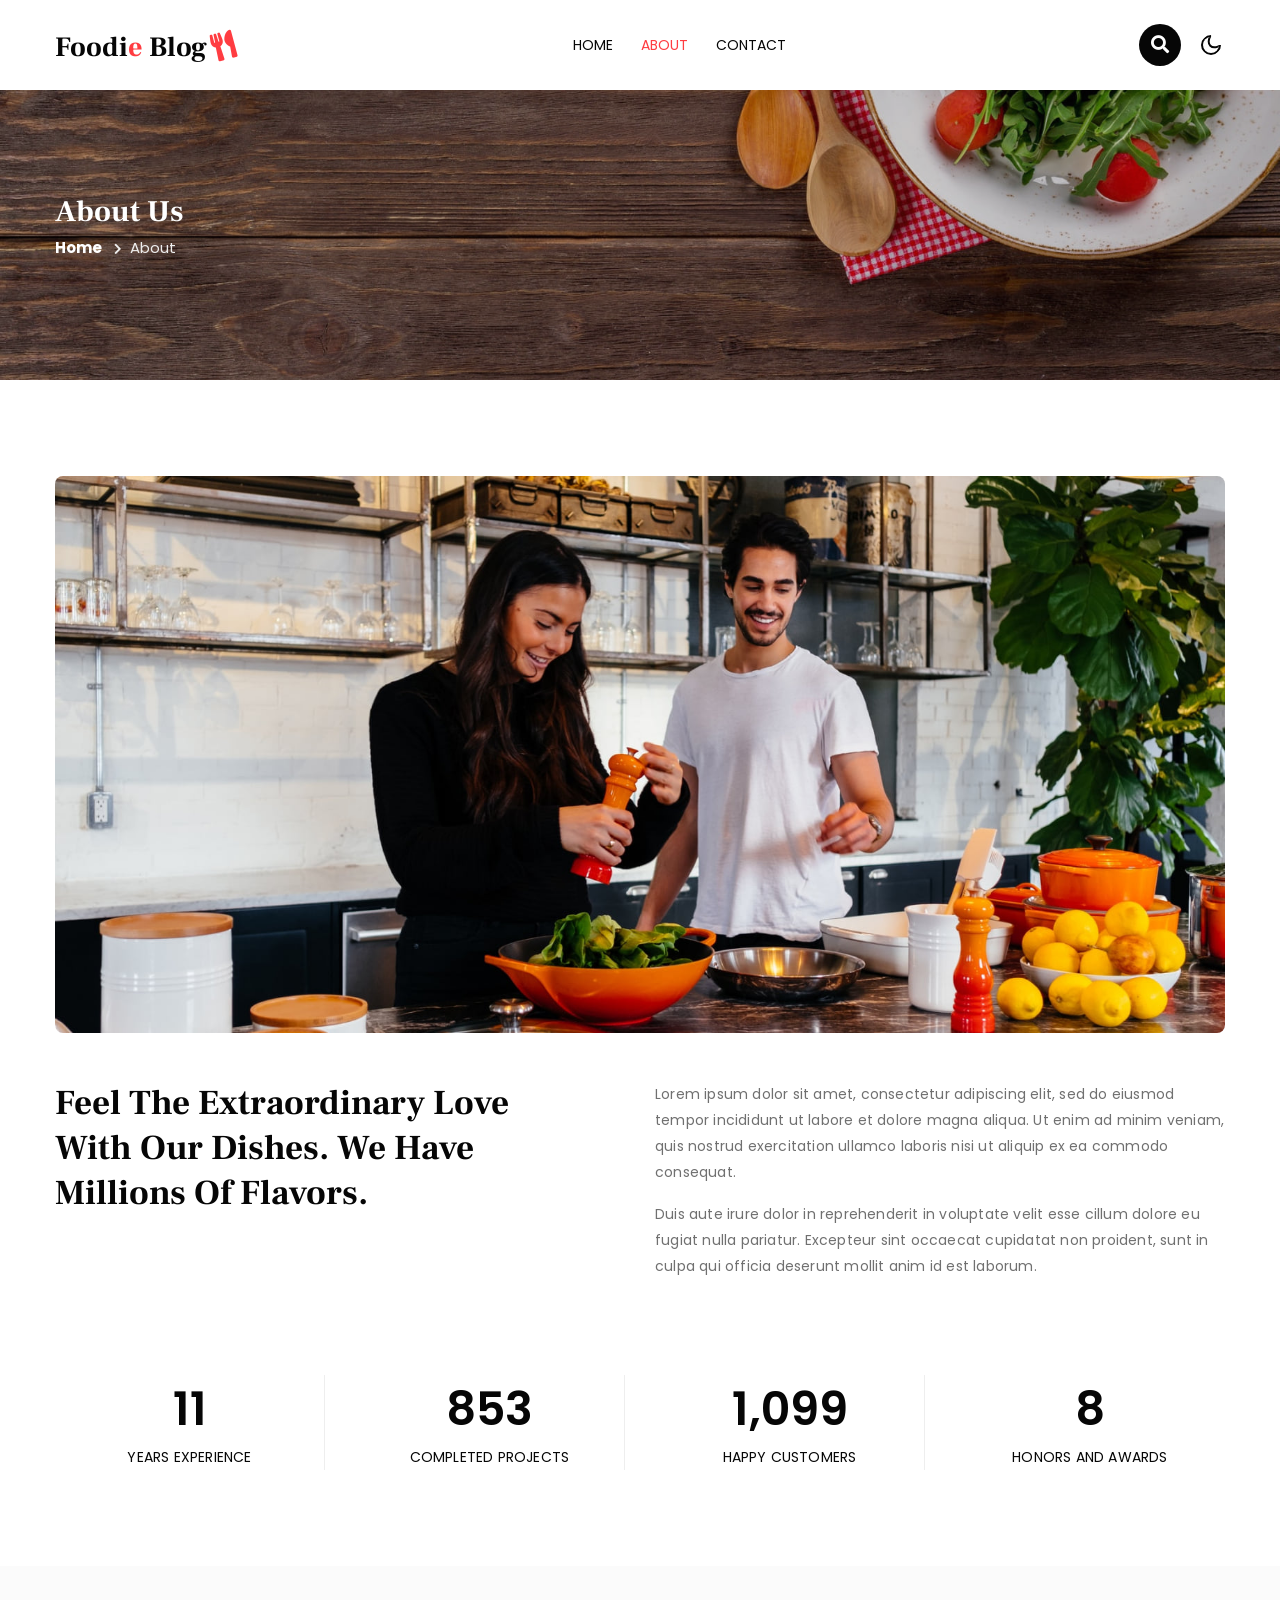
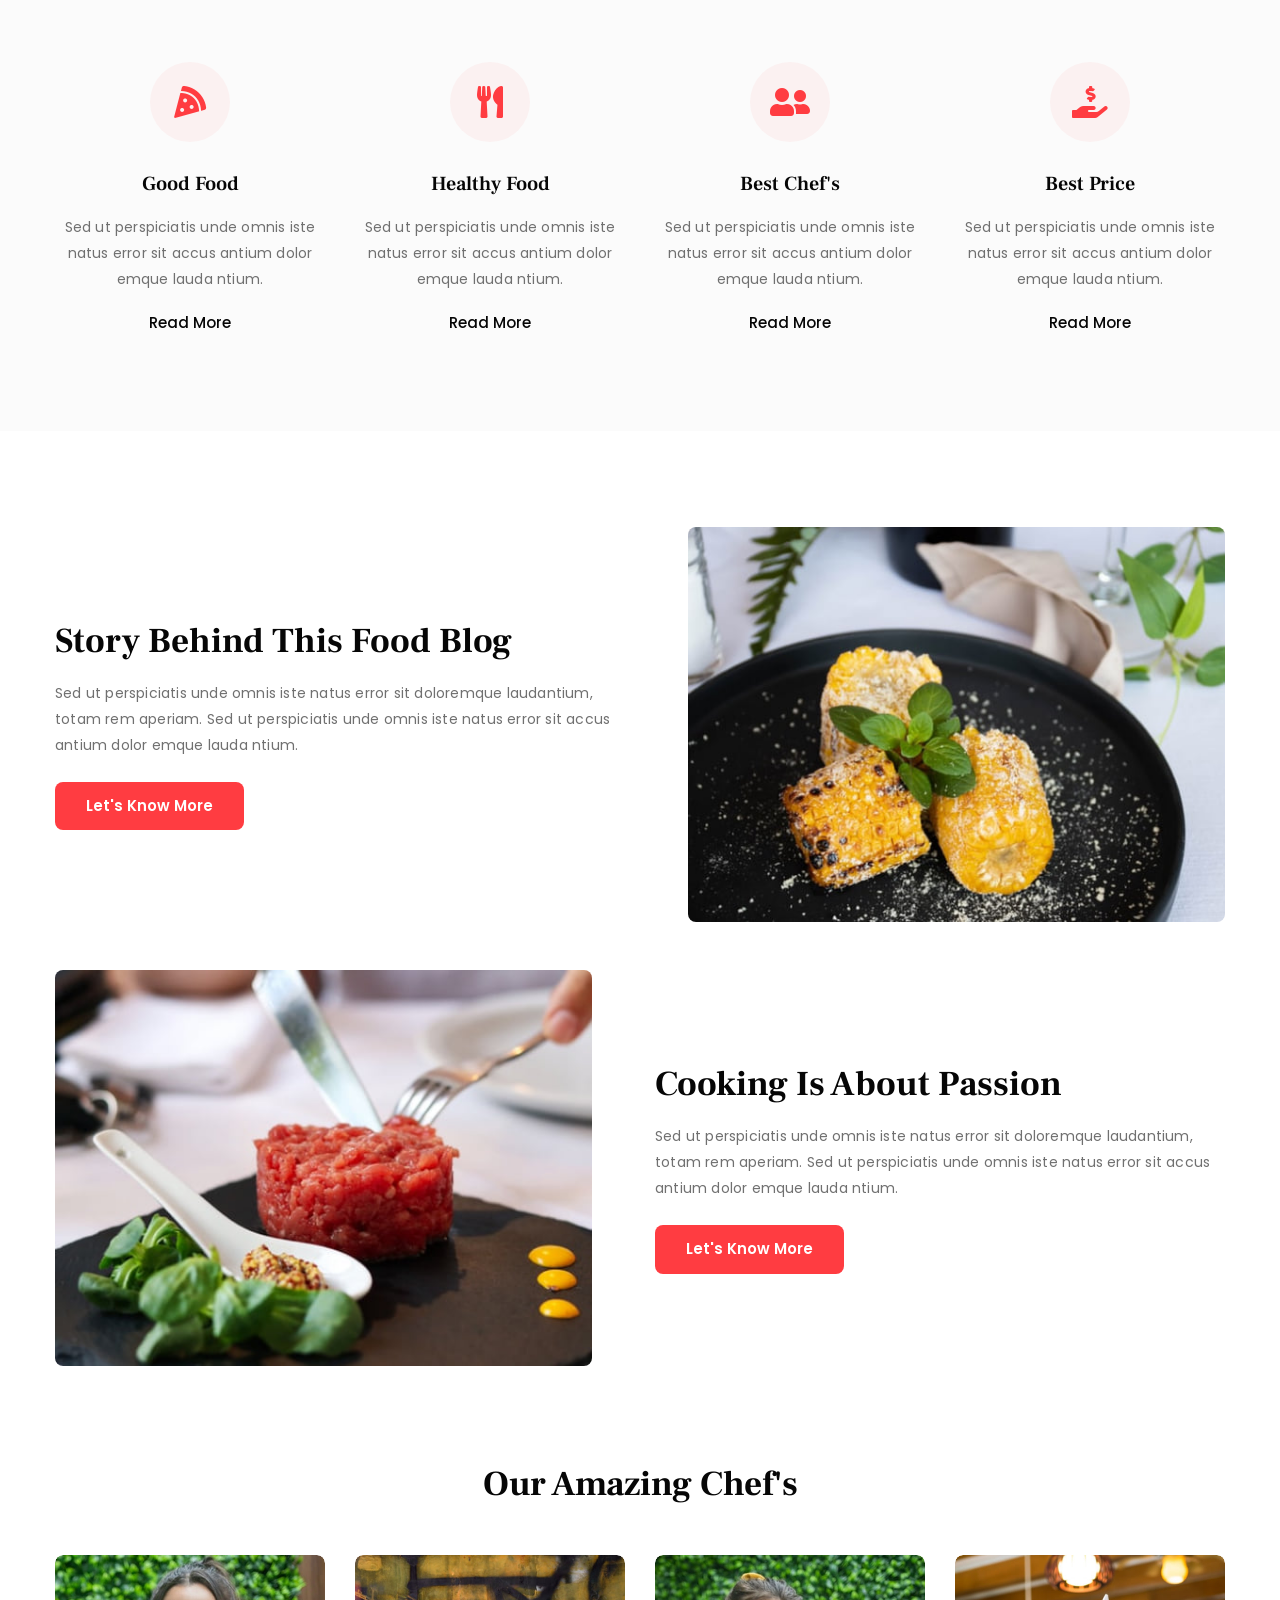
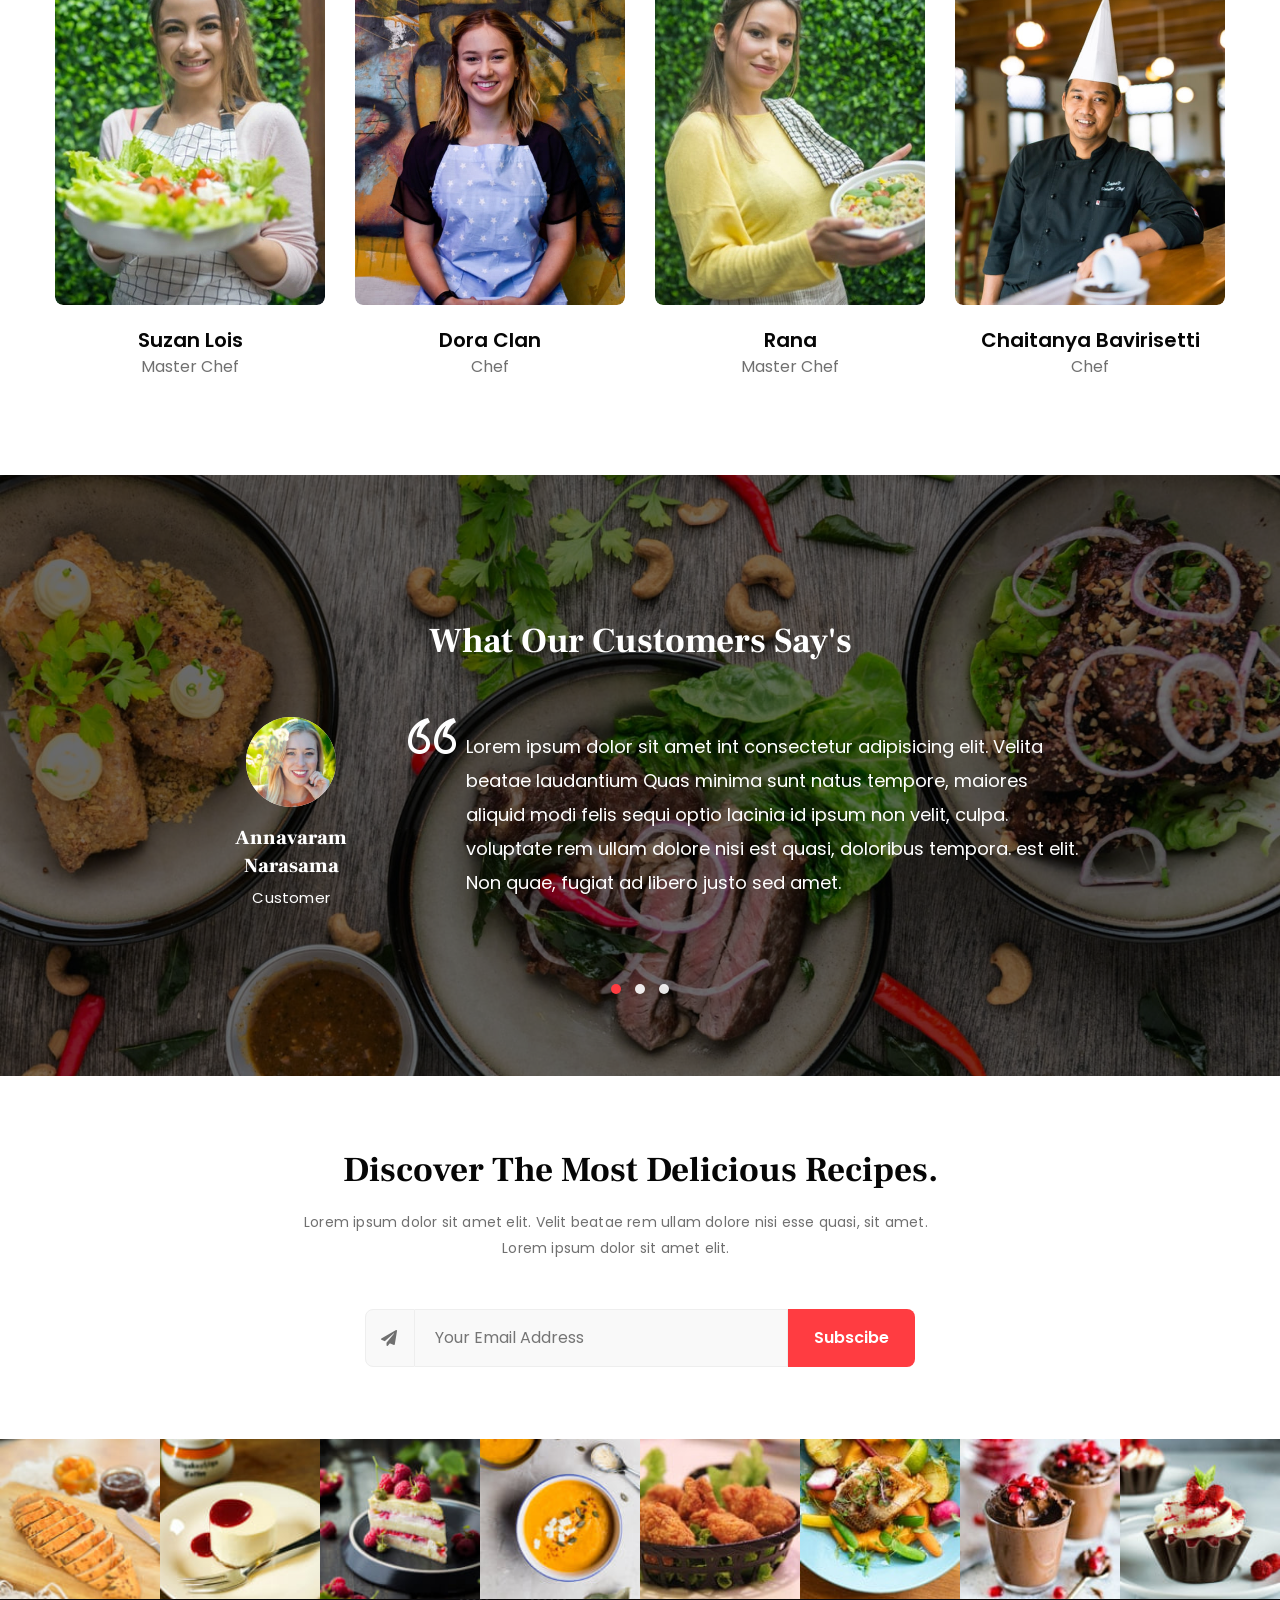
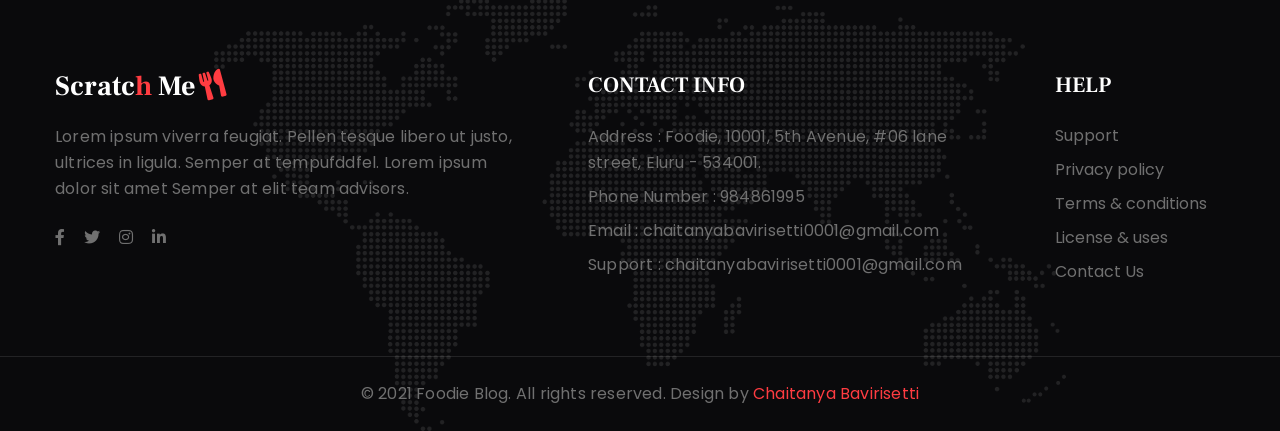
<file: Foodie-Blog-Starter/about.html>
<!doctype html>
<html lang="en">

<head>
    <!-- Required meta tags -->
    <meta charset="utf-8">
    <meta name="viewport" content="width=device-width, initial-scale=1, shrink-to-fit=no">
    <title>Foodie Blog - Blog Category Bootstrap Responsive Websit</title>
    <!-- google-fonts -->
    <link href="//fonts.googleapis.com/css2?family=Frank+Ruhl+Libre:wght@300;400;500;700;900&display=swap"
        rel="stylesheet">
    <link
        href="//fonts.googleapis.com/css2?family=Poppins:ital,wght@0,100;0,200;0,300;0,400;0,500;0,600;0,700;0,800;0,900;1,100;1,200;1,300;1,400;1,500;1,600;1,700;1,800;1,900&display=swap"
        rel="stylesheet">
    <!-- //google-fonts -->
    <!-- Template CSS Style link -->
    <link rel="stylesheet" href="assets/css/style-starter.css">
</head>

<body>
    <!--header-->
    <header id="site-header" class="fixed-top">
        <div class="container">
            <nav class="navbar navbar-expand-lg stroke">
                <h1>
                    <a class="navbar-brand" href="index.html">
                        Foodi<span>e</span> Blog<i class="fas fa-utensils"></i>
                    </a>
                </h1>
                <!-- if logo is image enable this   
    <a class="navbar-brand" href="#index.html">
        <img src="image-path" alt="Your logo" title="Your logo" style="height:35px;" />
    </a> -->
                <button class="navbar-toggler  collapsed bg-gradient" type="button" data-toggle="collapse"
                    data-target="#navbarTogglerDemo02" aria-controls="navbarTogglerDemo02" aria-expanded="false"
                    aria-label="Toggle navigation">
                    <span class="navbar-toggler-icon fa icon-expand fa-bars"></span>
                    <span class="navbar-toggler-icon fa icon-close fa-times"></span>
                </button>

                <div class="collapse navbar-collapse" id="navbarTogglerDemo02">
                    <ul class="navbar-nav mx-lg-auto">
                        <li class="nav-item">
                            <a class="nav-link" href="index.html">Home <span class="sr-only">(current)</span></a>
                        </li>
                        <li class="nav-item active">
                            <a class="nav-link" href="about.html">About</a>
                        </li>
                        <li class="nav-item">
                            <a class="nav-link" href="contact.html">Contact</a>
                        </li>
                    </ul>
                </div>
                <!-- search button -->
                <div class="search-right ml-lg-3">
                    <div class="search-container">
                        <form action="/search" method="get">
                            <input class="search expandright" id="searchright" type="search" name="q"
                                placeholder="Search">
                            <label class="button searchbutton" for="searchright"><i class="fas fa-search"></i></label>
                        </form>
                    </div>
                </div>
                <!-- //search button -->
                <!-- toggle switch for light and dark theme -->
                <div class="cont-ser-position">
                    <nav class="navigation">
                        <div class="theme-switch-wrapper">
                            <label class="theme-switch" for="checkbox">
                                <input type="checkbox" id="checkbox">
                                <div class="mode-container">
                                    <i class="gg-sun"></i>
                                    <i class="gg-moon"></i>
                                </div>
                            </label>
                        </div>
                    </nav>
                </div>
                <!-- //toggle switch for light and dark theme -->
            </nav>
        </div>
    </header>
    <!--//header-->

    <!-- inner banner -->
    <section class="inner-banner py-5">
        <div class="w3l-breadcrumb py-lg-5">
            <div class="container pt-sm-5 pt-4 pb-sm-4">
                <h4 class="inner-text-title font-weight-bold pt-5">About Us</h4>
                <ul class="breadcrumbs-custom-path">
                    <li><a href="index.html">Home</a></li>
                    <li class="active"><span class="fa fa-chevron-right mx-2" aria-hidden="true"></span>About</li>
                </ul>
            </div>
        </div>
    </section>
    <!-- //inner banner -->

    <!-- about section -->
    <section class="about-section py-5">
        <div class="container py-md-5 py-4">
            <img src="assets/images/about.jpg" alt="" class="img-fluid radius-image">
            <div class="row mt-sm-5 mt-4">
                <div class="col-lg-6 about-left-inner pr-lg-5">
                    <h3 class="title-style">Feel the extraordinary love with our dishes. We have millions of flavors.
                    </h3>
                </div>
                <div class="col-lg-6 about-right-inner mt-lg-0 mt-4">
                    <p>Lorem ipsum dolor sit amet, consectetur adipiscing elit, sed do eiusmod tempor
                        incididunt ut labore et dolore magna aliqua. Ut enim ad minim veniam, quis nostrud exercitation
                        ullamco laboris nisi ut aliquip ex ea commodo consequat. </p>
                    <p class="mt-3">Duis aute irure dolor in reprehenderit in voluptate velit esse cillum dolore eu
                        fugiat nulla pariatur. Excepteur sint occaecat cupidatat non proident, sunt in culpa qui officia
                        deserunt mollit anim id est laborum.</p>
                </div>
            </div>
        </div>
    </section>
    <!-- //about section -->

    <!-- stats -->
    <section class="w3_stats pb-5" id="stats">
        <div class="container pb-md-5 pb-4">
            <div class="w3-stats">
                <div class="row text-center">
                    <div class="col-lg-3 col-sm-6">
                        <div class="counter">
                            <div class="timer count-title count-number" data-to="36" data-speed="1500"></div>
                            <p class="count-text">Years Experience</p>
                        </div>
                    </div>
                    <div class="col-lg-3 col-sm-6 mt-sm-0 mt-4">
                        <div class="counter">
                            <div class="timer count-title count-number" data-to="2780" data-speed="1500"></div>
                            <p class="count-text">Completed Projects</p>
                        </div>
                    </div>
                    <div class="col-lg-3 col-sm-6 mt-lg-0 mt-4">
                        <div class="counter">
                            <div class="timer count-title count-number" data-to="3600" data-speed="1500"></div>
                            <p class="count-text">Happy Customers</p>
                        </div>
                    </div>
                    <div class="col-lg-3 col-sm-6 mt-lg-0 mt-4">
                        <div class="counter border-right-0">
                            <div class="timer count-title count-number" data-to="26" data-speed="1500"></div>
                            <p class="count-text">Honors and Awards</p>
                        </div>
                    </div>
                </div>
            </div>
        </div>
    </section>
    <!-- //stats -->

    <!-- 3 grids with icon section -->
    <section class="w3l-feature-8">
        <div class="features-main py-5">
            <div class="container py-md-5 py-4">
                <div class="row text-center">
                    <div class="col-lg-3 col-sm-6 feature-body">
                        <div class="feature-icon">
                            <i class="fas fa-pizza-slice"></i>
                        </div>
                        <div class="feature-info">
                            <h3 class="feature-title mb-3"><a href="#featured">Good Food</a></h3>
                            <p>Sed ut perspiciatis unde omnis iste natus error sit accus antium dolor emque lauda ntium.
                            </p>
                            <a href="#featured" class="feature-link">Read More</a>
                        </div>
                    </div>
                    <div class="col-lg-3 col-sm-6 feature-body mt-sm-0 mt-5">
                        <div class="feature-icon">
                            <i class="fas fa-utensils"></i>
                        </div>
                        <div class="feature-info">
                            <h3 class="feature-title mb-3"><a href="#featured">Healthy Food</a></h3>
                            <p>Sed ut perspiciatis unde omnis iste natus error sit accus antium dolor emque lauda ntium.
                            </p>
                            <a href="#featured" class="feature-link">Read More</a>
                        </div>
                    </div>
                    <div class="col-lg-3 col-sm-6 feature-body mt-lg-0 mt-5">
                        <div class="feature-icon">
                            <i class="fas fa-user-friends"></i>
                        </div>
                        <div class="feature-info">
                            <h3 class="feature-title mb-3"><a href="#featured">Best Chef's</a></h3>
                            <p>Sed ut perspiciatis unde omnis iste natus error sit accus antium dolor emque lauda ntium.
                            </p>
                            <a href="#featured" class="feature-link">Read More</a>
                        </div>
                    </div>
                    <div class="col-lg-3 col-sm-6 feature-body mt-lg-0 mt-5">
                        <div class="feature-icon">
                            <i class="fas fa-hand-holding-usd"></i>
                        </div>
                        <div class="feature-info">
                            <h3 class="feature-title mb-3"><a href="#featured">Best Price</a></h3>
                            <p>Sed ut perspiciatis unde omnis iste natus error sit accus antium dolor emque lauda ntium.
                            </p>
                            <a href="#featured" class="feature-link">Read More</a>
                        </div>
                    </div>
                </div>
            </div>
        </div>
    </section>
    <!-- //3 grids with icon section -->

    <!-- image with content section -->
    <section class="image-with-content pt-5">
        <div class="container pt-md-5 pt-4">
            <div class="row align-items-center">
                <div class="col-lg-6 content-sec-1">
                    <h3 class="title-style mb-3">Story behind this food blog</h3>
                    <p>Sed ut perspiciatis unde omnis iste natus error sit
                        doloremque laudantium, totam rem aperiam. Sed ut perspiciatis unde omnis iste natus error sit
                        accus antium dolor emque lauda ntium.
                    </p>
                    <a class="btn btn-style mt-4" href="#blog">Let's Know More</a>
                </div>
                <div class="col-lg-6 pl-lg-5 mt-lg-0 mt-sm-5 mt-4">
                    <img src="assets/images/banner-b2.jpg" alt="" class="img-fluid radius-image">
                </div>
            </div>
            <div class="row align-items-center mt-5">
                <div class="col-lg-6 pr-lg-5 mt-lg-0 mt-sm-5 mt-4 order-lg-1 order-2">
                    <img src="assets/images/banner-b1.jpg" alt="" class="img-fluid radius-image">
                </div>
                <div class="col-lg-6 content-sec-1 order-lg-2 order-1">
                    <h3 class="title-style mb-3">Cooking is about passion</h3>
                    <p>Sed ut perspiciatis unde omnis iste natus error sit
                        doloremque laudantium, totam rem aperiam. Sed ut perspiciatis unde omnis iste natus error sit
                        accus antium dolor emque lauda ntium.
                    </p>
                    <a class="btn btn-style mt-4" href="#blog">Let's Know More</a>
                </div>
            </div>
        </div>
    </section>
    <!-- //image with content section -->

    <!-- team section -->
    <section class="w3l-team section py-5" id="team">
        <div class="container py-md-5 py-4">
            <h3 class="title-style text-center mb-lg-5 mb-4">Our Amazing Chef's</h3>
            <div class="row">
                <div class="section_content teamy-team">
                    <div class="col-lg-3 col-6">
                        <div class="teamy teamy_style1 teamy_mask-circle">
                            <div class="teamy_layout">
                                <div class="teamy_preview">
                                    <img src="assets/images/team1.jpg" class="radius-image img-fluid w-100"
                                        alt="The demo photo">
                                </div>
                                <div class="teamy_back">
                                    <div class="teamy_back-inner">
                                        <a href="#facebook" class="social"> <i class="fab fa-facebook-f"></i> </a>
                                        <a href="#twitter" class="social"> <i class="fab fa-twitter"></i> </a>
                                        <a href="#instagram" class="social"> <i class="fab fa-instagram"></i> </a>
                                    </div>
                                </div>
                            </div>
                            <div class="teamy_content">
                                <a href="#url" class="teamy_name">Suzan Lois</a>
                                <span class="teamy_post">Master Chef</span>
                            </div>
                        </div>
                    </div>
                    <div class="col-lg-3 col-6">
                        <div class="teamy teamy_style1 teamy_mask-circle">
                            <div class="teamy_layout">
                                <div class="teamy_preview">
                                    <img src="assets/images/team2.jpg" class="radius-image img-fluid w-100"
                                        alt="The demo photo">
                                </div>
                                <div class="teamy_back">
                                    <div class="teamy_back-inner">
                                        <a href="#facebook" class="social"> <i class="fab fa-facebook-f"></i> </a>
                                        <a href="#twitter" class="social"> <i class="fab fa-twitter"></i> </a>
                                        <a href="#instagram" class="social"> <i class="fab fa-instagram"></i> </a>
                                    </div>
                                </div>
                            </div>
                            <div class="teamy_content">
                                <a href="#url" class="teamy_name">Dora Clan</a>
                                <span class="teamy_post">Chef</span>
                            </div>
                        </div>
                    </div>
                    <div class="col-lg-3 col-6 mt-lg-0 mt-5">
                        <div class="teamy teamy_style1 teamy_mask-circle">
                            <div class="teamy_layout">
                                <div class="teamy_preview">
                                    <img src="assets/images/team3.jpg" class="radius-image img-fluid w-100"
                                        alt="The demo photo">
                                </div>
                                <div class="teamy_back">
                                    <div class="teamy_back-inner">
                                        <a href="#facebook" class="social"> <i class="fab fa-facebook-f"></i> </a>
                                        <a href="#twitter" class="social"> <i class="fab fa-twitter"></i> </a>
                                        <a href="#instagram" class="social"> <i class="fab fa-instagram"></i> </a>
                                    </div>
                                </div>
                            </div>
                            <div class="teamy_content">
                                <a href="#url" class="teamy_name">Rana </a>
                                <span class="teamy_post">Master Chef</span>
                            </div>
                        </div>
                    </div>
                    <div class="col-lg-3 col-6 mt-lg-0 mt-5">
                        <div class="teamy teamy_style1 teamy_mask-circle">
                            <div class="teamy_layout">
                                <div class="teamy_preview">
                                    <img src="assets/images/team4.jpg" class="radius-image img-fluid w-100"
                                        alt="The demo photo">
                                </div>
                                <div class="teamy_back">
                                    <div class="teamy_back-inner">
                                        <a href="#facebook" class="social"> <i class="fab fa-facebook-f"></i> </a>
                                        <a href="#twitter" class="social"> <i class="fab fa-twitter"></i> </a>
                                        <a href="#instagram" class="social"> <i class="fab fa-instagram"></i> </a>
                                    </div>
                                </div>
                            </div>
                            <div class="teamy_content">
                                <a href="#url" class="teamy_name">Chaitanya Bavirisetti</a>
                                <span class="teamy_post">Chef</span>
                            </div>
                        </div>
                    </div>
                </div>
            </div>
        </div>
    </section>
    <!-- //team section -->

    <!-- testimonials -->
    <section class="w3l-clients-1 py-5" id="testimonials">
        <div class="cusrtomer-layout py-lg-5">
            <div class="container py-md-5 py-4">
                <div class="text-center mb-lg-5 mb-4">
                    <h3 class="title-style text-white">
                        What our Customers say's
                    </h3>
                </div>
                <div class="testimonial-row">
                    <div id="owl-demo2" class="owl-two owl-carousel owl-theme mb-md-3 mb-sm-5 mb-4">
                        <div class="item">
                            <div class="testimonial-content">
                                <div class="row testimonial align-items-center">
                                    <div class="col-md-3 testi-des">
                                        <a href="#url" class="testi-img">
                                            <img src="assets/images/testi1.jpg" alt="" class="radius-image img-fluid">
                                        </a>
                                        <div class="peopl align-self">
                                            <h3>Annavaram Narasama</h3>
                                            <p class="identity">Customer </p>
                                        </div>
                                    </div>
                                    <div class="col-md-9 pl-lg-5 mt-md-0 mt-4 text-left testi-cont">
                                        <blockquote>
                                            <q>Lorem ipsum dolor sit amet int consectetur adipisicing elit. Velita
                                                beatae
                                                laudantium Quas minima sunt natus tempore, maiores aliquid modi felis
                                                sequi optio lacinia id ipsum non velit, culpa.
                                                voluptate rem ullam dolore nisi est quasi, doloribus tempora.
                                                est elit. Non quae, fugiat ad libero justo sed amet.</q>
                                        </blockquote>
                                    </div>
                                </div>
                            </div>
                        </div>
                        <div class="item">
                            <div class="testimonial-content">
                                <div class="row testimonial align-items-center">
                                    <div class="col-md-3 testi-des">
                                        <a href="#url" class="testi-img">
                                            <img src="assets/images/testi2.jpg" alt="" class="radius-image img-fluid">
                                        </a>
                                        <div class="peopl align-self">
                                            <h3>
                                                pedhapuram mallama
                                            </h3>
                                            <p class="identity">Customer </p>
                                        </div>
                                    </div>
                                    <div class="col-md-9 pl-lg-5 mt-md-0 mt-4 text-left testi-cont">
                                        <blockquote>
                                            <q>Lorem ipsum dolor sit amet int consectetur adipisicing elit. Velita
                                                beatae
                                                laudantium Quas minima sunt natus tempore, maiores aliquid modi felis
                                                sequi optio lacinia id ipsum non velit, culpa.
                                                voluptate rem ullam dolore nisi est quasi, doloribus tempora.
                                                est elit. Non quae, fugiat ad libero justo sed amet.</q>
                                        </blockquote>
                                    </div>
                                </div>
                            </div>
                        </div>
                        <div class="item">
                            <div class="testimonial-content">
                                <div class="row testimonial align-items-center">
                                    <div class="col-md-3 testi-des">
                                        <a href="#url" class="testi-img">
                                            <img src="assets/images/testi3.jpg" alt="" class="radius-image img-fluid">
                                        </a>
                                        <div class="peopl align-self">
                                            <h3>Dennis wilson</h3>
                                            <p class="identity">Customer </p>
                                        </div>
                                    </div>
                                    <div class="col-md-9 pl-lg-5 mt-md-0 mt-4 text-left testi-cont">
                                        <blockquote>
                                            <q>Lorem ipsum dolor sit amet int consectetur adipisicing elit. Velita
                                                beatae
                                                laudantium Quas minima sunt natus tempore, maiores aliquid modi felis
                                                sequi optio lacinia id ipsum non velit, culpa.
                                                voluptate rem ullam dolore nisi est quasi, doloribus tempora.
                                                est elit. Non quae, fugiat ad libero justo sed amet.</q>
                                        </blockquote>
                                    </div>
                                </div>
                            </div>
                        </div>
                    </div>
                </div>
            </div>
        </div>
    </section>
    <!-- //testimonials -->

    <!-- subscribe section -->
    <section class="w3l-project py-5" id="subscribe">
        <div class="container py-4">
            <div class="bottom-info">
                <div class="header-section text-center">
                    <h3 class="title-style">Discover the most delicious recipes.</h3>
                    <p class="mt-3 pr-lg-5">Lorem ipsum dolor sit amet elit. Velit beatae
                        rem ullam dolore nisi esse quasi, sit amet. Lorem ipsum dolor sit
                        amet elit.</p>
                </div>
                <form action="#" class="subscribe mt-5" method="post">
                    <div class="input-group-text"><i class="fas fa-paper-plane"></i></div>
                    <input type="email" name="email" placeholder="Your Email Address" required="">
                    <button class="btn btn-style">Subscibe</button>
                </form>
            </div>
        </div>
    </section>
    <!-- //subscribe section -->

    <!-- instagram-feeds -->
    <div class="projects" id="special">
        <div class="projects-grids">
            <div class="istagram-feeds">
                <div class="projects-w3l-grid-info">
                    <a href="blog-single.html"><img src="assets/images/blog-s1.jpg" class="img-fluid" alt="" />
                        <div class="content-overlay"></div>
                        <div class="content-details fadeIn-top">
                            <span class="fab fa-instagram"></span>
                        </div>
                    </a>
                </div>
                <div class="projects-w3l-grid-info">
                    <a href="blog-single.html"><img src="assets/images/blog-s2.jpg" class="img-fluid" alt="" />
                        <div class="content-overlay"></div>
                        <div class="content-details fadeIn-top">
                            <span class="fab fa-instagram"></span>
                        </div>
                    </a>
                </div>
                <div class="projects-w3l-grid-info">
                    <a href="blog-single.html"><img src="assets/images/blog-s3.jpg" class="img-fluid" alt="" />
                        <div class="content-overlay"></div>
                        <div class="content-details fadeIn-top">
                            <span class="fab fa-instagram"></span>
                        </div>
                    </a>
                </div>
                <div class="projects-w3l-grid-info">
                    <a href="blog-single.html"><img src="assets/images/blog-s4.jpg" class="img-fluid" alt="" />
                        <div class="content-overlay"></div>
                        <div class="content-details fadeIn-top">
                            <span class="fab fa-instagram"></span>
                        </div>
                    </a>
                </div>
                <div class="projects-w3l-grid-info">
                    <a href="blog-single.html"><img src="assets/images/blog-s5.jpg" class="img-fluid" alt="" />
                        <div class="content-overlay"></div>
                        <div class="content-details fadeIn-top">
                            <span class="fab fa-instagram"></span>
                        </div>
                    </a>
                </div>
                <div class="projects-w3l-grid-info">
                    <a href="blog-single.html"><img src="assets/images/blog-s6.jpg" class="img-fluid" alt="" />
                        <div class="content-overlay"></div>
                        <div class="content-details fadeIn-top">
                            <span class="fab fa-instagram"></span>
                        </div>
                    </a>
                </div>
                <div class="projects-w3l-grid-info">
                    <a href="blog-single.html"><img src="assets/images/blog-s8.jpg" class="img-fluid" alt="" />
                        <div class="content-overlay"></div>
                        <div class="content-details fadeIn-top">
                            <span class="fab fa-instagram"></span>
                        </div>
                    </a>
                </div>
                <div class="projects-w3l-grid-info">
                    <a href="blog-single.html"><img src="assets/images/blog-s7.jpg" class="img-fluid" alt="" />
                        <div class="content-overlay"></div>
                        <div class="content-details fadeIn-top">
                            <span class="fab fa-instagram"></span>
                        </div>
                    </a>
                </div>
            </div>
        </div>
    </div>
    <!-- //instagram-feeds -->

    <!-- footer -->
    <footer class="w3l-footer-29-main">
        <div class="footer-29 py-5">
            <div class="container py-sm-4">
                <div class="row footer-top-29">
                    <div class="col-lg-5 col-md-6 footer-list-29 footer-1">
                        <h2 class="mb-4">
                            <a class="footer-logo" href="index.html">
                                Scratc<span>h</span> Me<i class="fas fa-utensils"></i>
                            </a>
                        </h2>
                        <p>Lorem ipsum viverra feugiat. Pellen tesque libero ut justo, ultrices in ligula. Semper at
                            tempufddfel. Lorem ipsum dolor sit amet Semper at elit team advisors.</p>
                        <div class="main-social-footer-29 mt-md-4 mt-3">
                            <a href="#facebook" class="facebook"><i class="fab fa-facebook-f"></i></a>
                            <a href="#twitter" class="twitter"><i class="fab fa-twitter"></i></a>
                            <a href="#instagram" class="instagram"><i class="fab fa-instagram"></i></a>
                            <a href="#linkedin" class="linkedin"><i class="fab fa-linkedin-in"></i></a>
                        </div>
                    </div>

                    <div class="col-xl-5 col-lg-4 col-md-6 footer-list-29 footer-1 px-xl-5 mt-md-0 mt-5">
                        <h6 class="footer-title-29">Contact Info </h6>
                        <p class="mb-2">Address : Foodie, 10001, 5th Avenue, #06 lane street, Eluru - 534001.
                        </p>
                        <p class="mb-2">Phone Number : <a href="tel:+1(21) 234 4567">984861995</a></p>
                        <p class="mb-2">Email : <a href="mailto:info@example.com">chaitanyabavirisetti0001@gmail.com</a></p>
                        <p>Support : <a href="mailto:chaitanyabavirisetti0001@gmail.com">chaitanyabavirisetti0001@gmail.com</a></p>
                    </div>

                    <div class="col-xl-2 col-lg-3 col-md-6 col-sm-5 col-6 footer-list-29 footer-2 mt-lg-0 mt-5">
                        <ul>
                            <h6 class="footer-title-29">Help</h6>
                            <li><a href="#support">Support</a></li>
                            <li><a href="#privacy">Privacy policy</a></li>
                            <li><a href="#terms">Terms & conditions</a></li>
                            <li><a href="#license">License & uses</a></li>
                            <li><a href="contact.html">Contact Us</a></li>
                        </ul>
                    </div>
                </div>
            </div>
        </div>
        <!-- copyright -->
        <section class="w3l-copyright text-center">
            <div class="container">
                <p class="copy-footer-29">© 2021 Foodie Blog. All rights reserved. Design by <a
                        href="https://w3layouts.com/" target="_blank">Chaitanya Bavirisetti</a></p>
            </div>
        </section>
        <!-- //copyright -->
    </footer>
    <!-- //footer -->

    <!-- Js scripts -->
    <!-- move top -->
    <button onclick="topFunction()" id="movetop" title="Go to top">
        <span class="fas fa-level-up-alt" aria-hidden="true"></span>
    </button>
    <script>
        // When the user scrolls down 20px from the top of the document, show the button
        window.onscroll = function () {
            scrollFunction()
        };

        function scrollFunction() {
            if (document.body.scrollTop > 20 || document.documentElement.scrollTop > 20) {
                document.getElementById("movetop").style.display = "block";
            } else {
                document.getElementById("movetop").style.display = "none";
            }
        }

        // When the user clicks on the button, scroll to the top of the document
        function topFunction() {
            document.body.scrollTop = 0;
            document.documentElement.scrollTop = 0;
        }
    </script>
    <!-- //move top -->

    <!-- common jquery plugin -->
    <script src="assets/js/jquery-3.3.1.min.js"></script>
    <!-- //common jquery plugin -->

    <!-- counter for stats -->
    <script src="assets/js/counter.js"></script>
    <!-- //counter for stats -->

    <!-- owl carousel -->
    <script src="assets/js/owl.carousel.js"></script>
    <!-- script for tesimonials carousel slider -->
    <script>
        $(document).ready(function () {
            $("#owl-demo2").owlCarousel({
                loop: true,
                nav: false,
                margin: 50,
                autoplay: true,
                autoplayTimeout: 5000,
                autoplaySpeed: 1000,
                responsiveClass: true,
                responsive: {
                    0: {
                        items: 1,
                        nav: false
                    },
                    1000: {
                        items: 1,
                        nav: false
                    }
                }
            })
        })
    </script>
    <!-- //script for tesimonials carousel slider -->

    <!-- theme switch js (light and dark)-->
    <script src="assets/js/theme-change.js"></script>
    <!-- //theme switch js (light and dark)-->

    <!-- MENU-JS -->
    <script>
        $(window).on("scroll", function () {
            var scroll = $(window).scrollTop();

            if (scroll >= 80) {
                $("#site-header").addClass("nav-fixed");
            } else {
                $("#site-header").removeClass("nav-fixed");
            }
        });

        //Main navigation Active Class Add Remove
        $(".navbar-toggler").on("click", function () {
            $("header").toggleClass("active");
        });
        $(document).on("ready", function () {
            if ($(window).width() > 991) {
                $("header").removeClass("active");
            }
            $(window).on("resize", function () {
                if ($(window).width() > 991) {
                    $("header").removeClass("active");
                }
            });
        });
    </script>
    <!-- //MENU-JS -->

    <!-- disable body scroll which navbar is in active -->
    <script>
        $(function () {
            $('.navbar-toggler').click(function () {
                $('body').toggleClass('noscroll');
            })
        });
    </script>
    <!-- //disable body scroll which navbar is in active -->

    <!-- bootstrap -->
    <script src="assets/js/bootstrap.min.js"></script>
    <!-- //bootstrap -->
    <!-- //Js scripts -->
     
        <!--section src="nallo y3fib hrf ii  ogf8034.uohbgcj"></!--section>
        <section src="hie if  kto hti bootst and the htinn"></section>
    </div-->
</body>

</html>
</file>
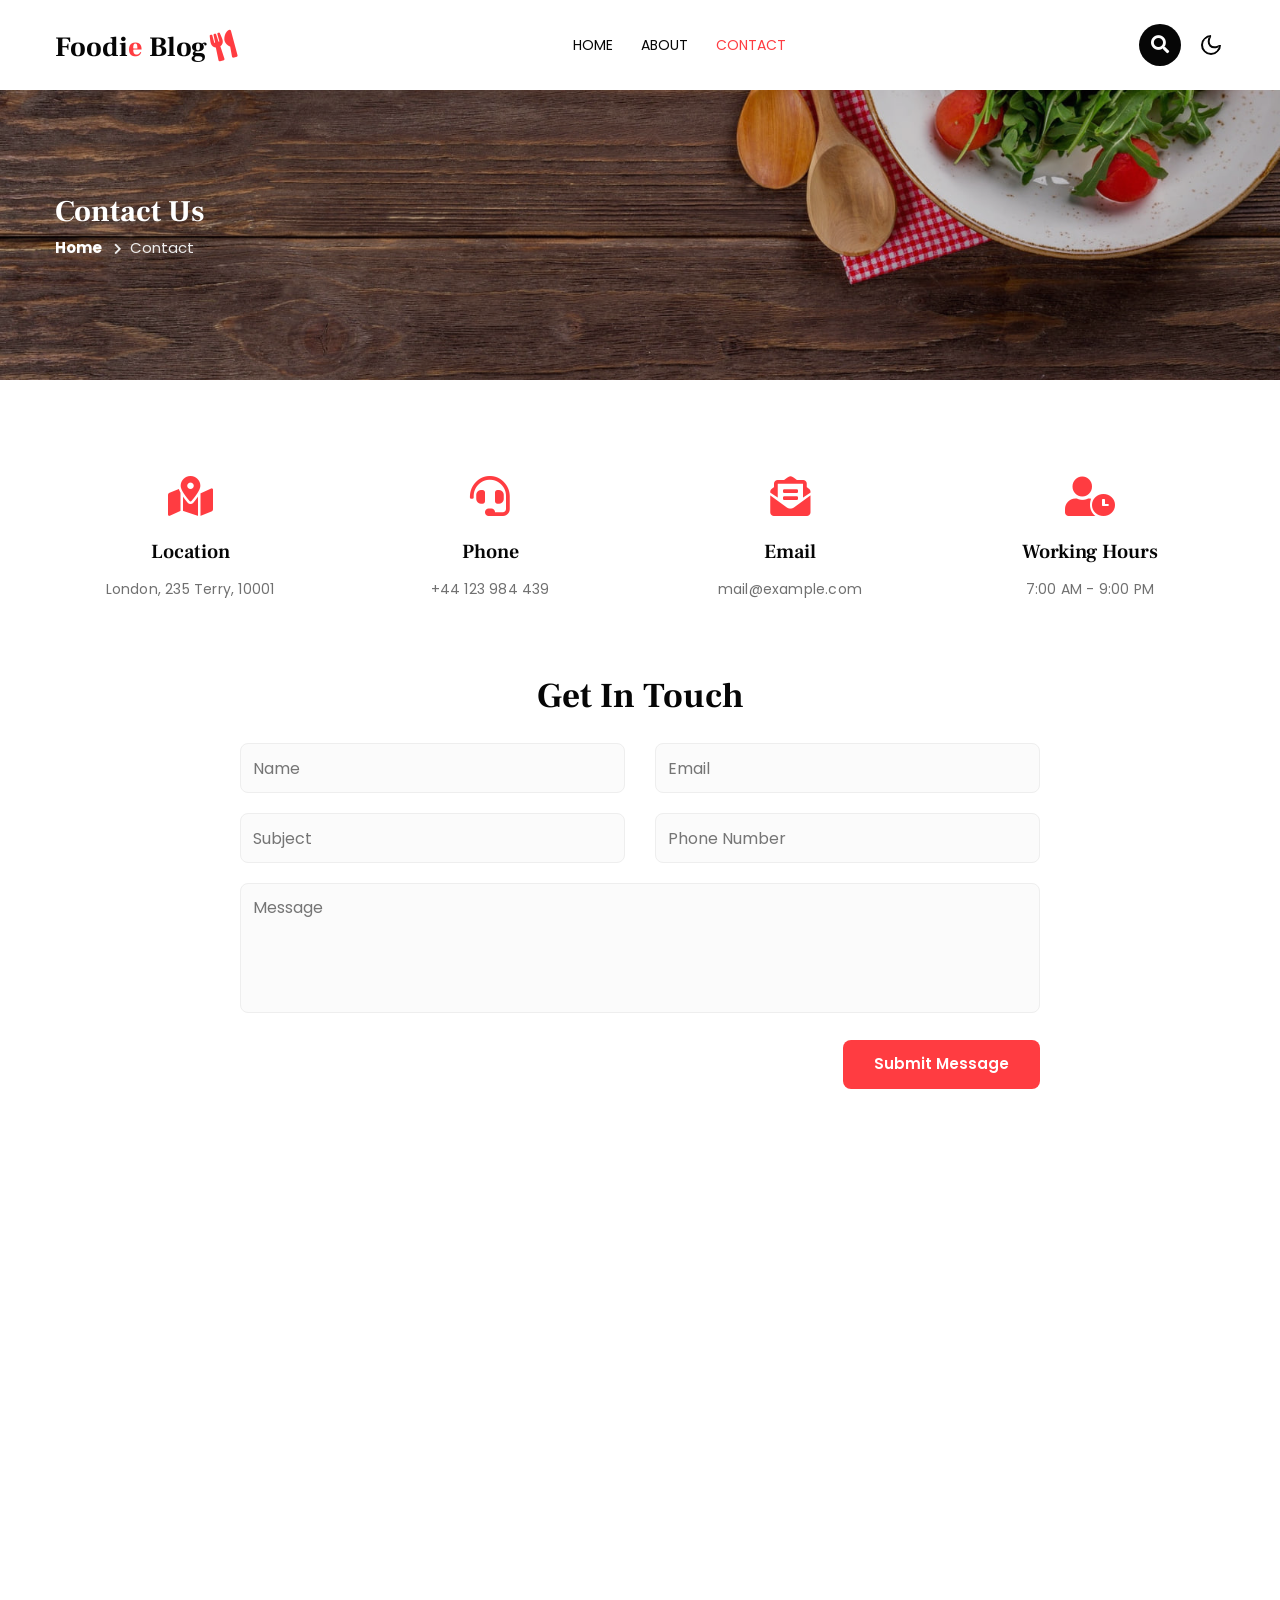
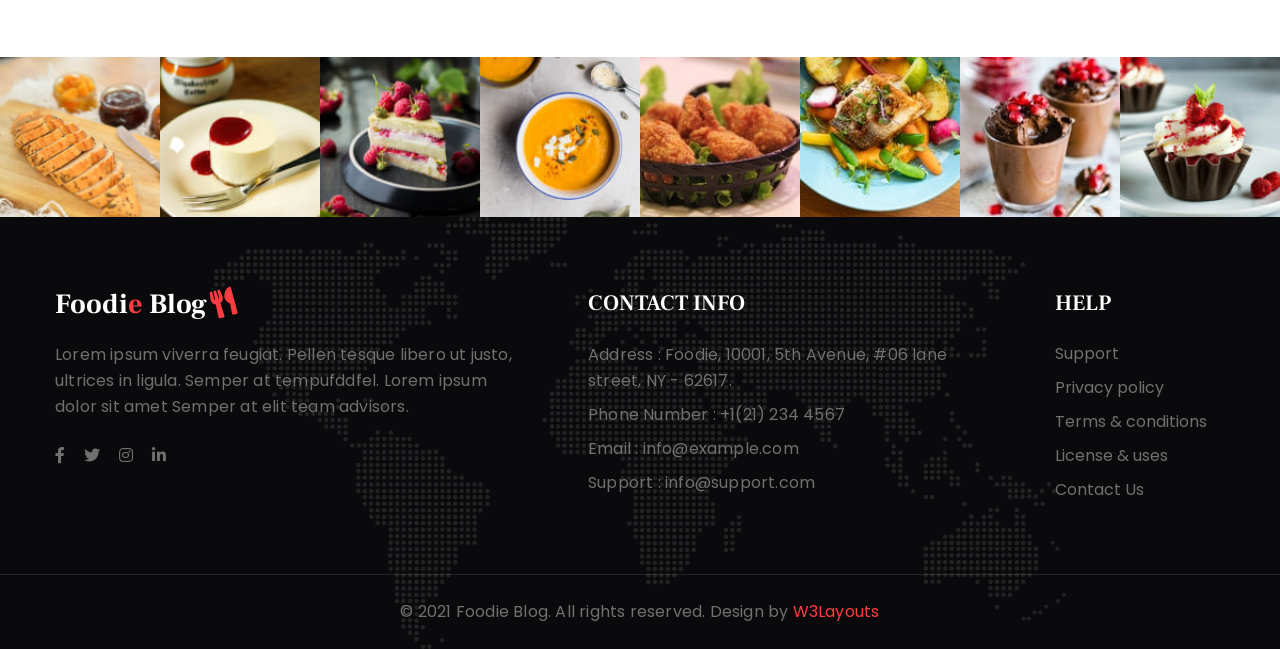
<file: Foodie-Blog-Starter/contact.html>
<!--
Author: W3layouts
Author URL: http://w3layouts.com
-->
<!doctype html>
<html lang="en">

<head>
    <!-- Required meta tags -->
    <meta charset="utf-8">
    <meta name="viewport" content="width=device-width, initial-scale=1, shrink-to-fit=no">
    <title>Foodie Blog - Blog Category Bootstrap Responsive Website Template - Contact Us : W3Layouts</title>
    <!-- google-fonts -->
    <link href="//fonts.googleapis.com/css2?family=Frank+Ruhl+Libre:wght@300;400;500;700;900&display=swap"
        rel="stylesheet">
    <link
        href="//fonts.googleapis.com/css2?family=Poppins:ital,wght@0,100;0,200;0,300;0,400;0,500;0,600;0,700;0,800;0,900;1,100;1,200;1,300;1,400;1,500;1,600;1,700;1,800;1,900&display=swap"
        rel="stylesheet">
    <!-- //google-fonts -->
    <!-- Template CSS Style link -->
    <link rel="stylesheet" href="assets/css/style-starter.css">
</head>

<body>
    <!--header-->
    <header id="site-header" class="fixed-top">
        <div class="container">
            <nav class="navbar navbar-expand-lg stroke">
                <h1>
                    <a class="navbar-brand" href="index.html">
                        Foodi<span>e</span> Blog<i class="fas fa-utensils"></i>
                    </a>
                </h1>
                <!-- if logo is image enable this   
    <a class="navbar-brand" href="#index.html">
        <img src="image-path" alt="Your logo" title="Your logo" style="height:35px;" />
    </a> -->
                <button class="navbar-toggler  collapsed bg-gradient" type="button" data-toggle="collapse"
                    data-target="#navbarTogglerDemo02" aria-controls="navbarTogglerDemo02" aria-expanded="false"
                    aria-label="Toggle navigation">
                    <span class="navbar-toggler-icon fa icon-expand fa-bars"></span>
                    <span class="navbar-toggler-icon fa icon-close fa-times"></span>
                </button>

                <div class="collapse navbar-collapse" id="navbarTogglerDemo02">
                    <ul class="navbar-nav mx-lg-auto">
                        <li class="nav-item">
                            <a class="nav-link" href="index.html">Home <span class="sr-only">(current)</span></a>
                        </li>
                        <li class="nav-item">
                            <a class="nav-link" href="about.html">About</a>
                        </li>
                        <li class="nav-item active">
                            <a class="nav-link" href="contact.html">Contact</a>
                        </li>
                    </ul>
                </div>
                <!-- search button -->
                <div class="search-right ml-lg-3">
                    <div class="search-container">
                        <form action="/search" method="get">
                            <input class="search expandright" id="searchright" type="search" name="q"
                                placeholder="Search">
                            <label class="button searchbutton" for="searchright"><i class="fas fa-search"></i></label>
                        </form>
                    </div>
                </div>
                <!-- //search button -->
                <!-- toggle switch for light and dark theme -->
                <div class="cont-ser-position">
                    <nav class="navigation">
                        <div class="theme-switch-wrapper">
                            <label class="theme-switch" for="checkbox">
                                <input type="checkbox" id="checkbox">
                                <div class="mode-container">
                                    <i class="gg-sun"></i>
                                    <i class="gg-moon"></i>
                                </div>
                            </label>
                        </div>
                    </nav>
                </div>
                <!-- //toggle switch for light and dark theme -->
            </nav>
        </div>
    </header>
    <!--//header-->

    <!-- inner banner -->
    <section class="inner-banner py-5">
        <div class="w3l-breadcrumb py-lg-5">
            <div class="container pt-sm-5 pt-4 pb-sm-4">
                <h4 class="inner-text-title font-weight-bold pt-5">Contact Us</h4>
                <ul class="breadcrumbs-custom-path">
                    <li><a href="index.html">Home</a></li>
                    <li class="active"><span class="fa fa-chevron-right mx-2" aria-hidden="true"></span>Contact</li>
                </ul>
            </div>
        </div>
    </section>
    <!-- //inner banner -->

    <!-- contact -->
    <!-- contact section -->
    <section class="w3l-contact-11 py-5" id="contact">
        <div class="container py-md-5 py-4">
            <div class="row text-center mb-5 pb-sm-4">
                <div class="col-lg-3 col-sm-6 contact-info">
                    <i class="fas fa-map-marked-alt"></i>
                    <h4>Location</h4>
                    <p>London, 235 Terry, 10001</p>
                </div>
                <div class="col-lg-3 col-sm-6 contact-info mt-md-0 mt-4">
                    <i class="fas fa-headset"></i>
                    <h4>Phone</h4>
                    <p><a href="tel:+44 987 654 321">+44 123 984 439</a></p>
                </div>
                <div class="col-lg-3 col-sm-6 contact-info mt-lg-0 mt-4">
                    <i class="fas fa-envelope-open-text"></i>
                    <h4>Email</h4>
                    <p><a href="mailto:mail@example.com" class="email">mail@example.com</a></p>
                </div>
                <div class="col-lg-3 col-sm-6 contact-info mt-lg-0 mt-4">
                    <i class="fas fa-user-clock"></i>
                    <h4>Working Hours</h4>
                    <p>7:00 AM - 9:00 PM</p>
                </div>
            </div>
            <div class="form-inner-cont mx-auto" style="max-width:800px">
                <h3 class="title-style text-center mb-4">Get In Touch</h3>
                <form action="https://sendmail.w3layouts.com/submitForm" method="post" class="signin-form">
                    <div class="row align-form-map">
                        <div class="col-sm-6 form-input">
                            <input type="text" name="w3lName" id="w3lName" placeholder="Name" />
                        </div>
                        <div class="col-sm-6 form-input">
                            <input type="email" name="w3lSender" id="w3lSender" placeholder="Email" required="" />
                        </div>
                        <div class="col-sm-6 form-input">
                            <input type="text" name="w3lSubect" placeholder="Subject" class="contact-input">
                        </div>
                        <div class="col-sm-6 form-input">
                            <input type="number" name="w3lPhone" placeholder="Phone Number" class="contact-input">
                        </div>
                    </div>
                    <div class="form-input">
                        <textarea placeholder="Message" name="w3lMessage" id="w3lMessage" required=""></textarea>
                    </div>
                    <div class="submit text-right">
                        <button type="submit" class="btn btn-style">Submit
                            Message</button>
                    </div>
                </form>
            </div>
            <!-- map -->
            <div class="map-iframe mt-5 pt-md-4">
                <iframe
                    src="https://www.google.com/maps/embed?pb=!1m18!1m12!1m3!1d317718.69319292053!2d-0.3817765050863085!3d51.528307984912544!2m3!1f0!2f0!3f0!3m2!1i1024!2i768!4f13.1!3m3!1m2!1s0x47d8a00baf21de75%3A0x52963a5addd52a99!2sLondon%2C+UK!5e0!3m2!1sen!2spl!4v1562654563739!5m2!1sen!2spl"
                    width="100%" height="400" frameborder="0" style="border: 0px;" allowfullscreen=""></iframe>
            </div>
        </div>
    </section>
    <!-- //contact section -->
    <!-- //contact -->

    <!-- instagram-feeds -->
    <div class="projects" id="special">
        <div class="projects-grids">
            <div class="istagram-feeds">
                <div class="projects-w3l-grid-info">
                    <a href="blog-single.html"><img src="assets/images/blog-s1.jpg" class="img-fluid" alt="" />
                        <div class="content-overlay"></div>
                        <div class="content-details fadeIn-top">
                            <span class="fab fa-instagram"></span>
                        </div>
                    </a>
                </div>
                <div class="projects-w3l-grid-info">
                    <a href="blog-single.html"><img src="assets/images/blog-s2.jpg" class="img-fluid" alt="" />
                        <div class="content-overlay"></div>
                        <div class="content-details fadeIn-top">
                            <span class="fab fa-instagram"></span>
                        </div>
                    </a>
                </div>
                <div class="projects-w3l-grid-info">
                    <a href="blog-single.html"><img src="assets/images/blog-s3.jpg" class="img-fluid" alt="" />
                        <div class="content-overlay"></div>
                        <div class="content-details fadeIn-top">
                            <span class="fab fa-instagram"></span>
                        </div>
                    </a>
                </div>
                <div class="projects-w3l-grid-info">
                    <a href="blog-single.html"><img src="assets/images/blog-s4.jpg" class="img-fluid" alt="" />
                        <div class="content-overlay"></div>
                        <div class="content-details fadeIn-top">
                            <span class="fab fa-instagram"></span>
                        </div>
                    </a>
                </div>
                <div class="projects-w3l-grid-info">
                    <a href="blog-single.html"><img src="assets/images/blog-s5.jpg" class="img-fluid" alt="" />
                        <div class="content-overlay"></div>
                        <div class="content-details fadeIn-top">
                            <span class="fab fa-instagram"></span>
                        </div>
                    </a>
                </div>
                <div class="projects-w3l-grid-info">
                    <a href="blog-single.html"><img src="assets/images/blog-s6.jpg" class="img-fluid" alt="" />
                        <div class="content-overlay"></div>
                        <div class="content-details fadeIn-top">
                            <span class="fab fa-instagram"></span>
                        </div>
                    </a>
                </div>
                <div class="projects-w3l-grid-info">
                    <a href="blog-single.html"><img src="assets/images/blog-s8.jpg" class="img-fluid" alt="" />
                        <div class="content-overlay"></div>
                        <div class="content-details fadeIn-top">
                            <span class="fab fa-instagram"></span>
                        </div>
                    </a>
                </div>
                <div class="projects-w3l-grid-info">
                    <a href="blog-single.html"><img src="assets/images/blog-s7.jpg" class="img-fluid" alt="" />
                        <div class="content-overlay"></div>
                        <div class="content-details fadeIn-top">
                            <span class="fab fa-instagram"></span>
                        </div>
                    </a>
                </div>
            </div>
        </div>
    </div>
    <!-- //instagram-feeds -->

    <!-- footer -->
    <footer class="w3l-footer-29-main">
        <div class="footer-29 py-5">
            <div class="container py-sm-4">
                <div class="row footer-top-29">
                    <div class="col-lg-5 col-md-6 footer-list-29 footer-1">
                        <h2 class="mb-4">
                            <a class="footer-logo" href="index.html">
                                Foodi<span>e</span> Blog<i class="fas fa-utensils"></i>
                            </a>
                        </h2>
                        <p>Lorem ipsum viverra feugiat. Pellen tesque libero ut justo, ultrices in ligula. Semper at
                            tempufddfel. Lorem ipsum dolor sit amet Semper at elit team advisors.</p>
                        <div class="main-social-footer-29 mt-md-4 mt-3">
                            <a href="#facebook" class="facebook"><i class="fab fa-facebook-f"></i></a>
                            <a href="#twitter" class="twitter"><i class="fab fa-twitter"></i></a>
                            <a href="#instagram" class="instagram"><i class="fab fa-instagram"></i></a>
                            <a href="#linkedin" class="linkedin"><i class="fab fa-linkedin-in"></i></a>
                        </div>
                    </div>

                    <div class="col-xl-5 col-lg-4 col-md-6 footer-list-29 footer-1 px-xl-5 mt-md-0 mt-5">
                        <h6 class="footer-title-29">Contact Info </h6>
                        <p class="mb-2">Address : Foodie, 10001, 5th Avenue, #06 lane street, NY - 62617.
                        </p>
                        <p class="mb-2">Phone Number : <a href="tel:+1(21) 234 4567">+1(21) 234 4567</a></p>
                        <p class="mb-2">Email : <a href="mailto:info@example.com">info@example.com</a></p>
                        <p>Support : <a href="mailto:info@support.com">info@support.com</a></p>
                    </div>

                    <div class="col-xl-2 col-lg-3 col-md-6 col-sm-5 col-6 footer-list-29 footer-2 mt-lg-0 mt-5">
                        <ul>
                            <h6 class="footer-title-29">Help</h6>
                            <li><a href="#support">Support</a></li>
                            <li><a href="#privacy">Privacy policy</a></li>
                            <li><a href="#terms">Terms & conditions</a></li>
                            <li><a href="#license">License & uses</a></li>
                            <li><a href="contact.html">Contact Us</a></li>
                        </ul>
                    </div>
                </div>
            </div>
        </div>
        <!-- copyright -->
        <section class="w3l-copyright text-center">
            <div class="container">
                <p class="copy-footer-29">© 2021 Foodie Blog. All rights reserved. Design by <a
                        href="https://w3layouts.com/" target="_blank">
                        W3Layouts</a></p>
            </div>
        </section>
        <!-- //copyright -->
    </footer>
    <!-- //footer -->

    <!-- Js scripts -->
    <!-- move top -->
    <button onclick="topFunction()" id="movetop" title="Go to top">
        <span class="fas fa-level-up-alt" aria-hidden="true"></span>
    </button>
    <script>
        // When the user scrolls down 20px from the top of the document, show the button
        window.onscroll = function () {
            scrollFunction()
        };

        function scrollFunction() {
            if (document.body.scrollTop > 20 || document.documentElement.scrollTop > 20) {
                document.getElementById("movetop").style.display = "block";
            } else {
                document.getElementById("movetop").style.display = "none";
            }
        }

        // When the user clicks on the button, scroll to the top of the document
        function topFunction() {
            document.body.scrollTop = 0;
            document.documentElement.scrollTop = 0;
        }
    </script>
    <!-- //move top -->

    <!-- common jquery plugin -->
    <script src="assets/js/jquery-3.3.1.min.js"></script>
    <!-- //common jquery plugin -->

    <!-- theme switch js (light and dark)-->
    <script src="assets/js/theme-change.js"></script>
    <!-- //theme switch js (light and dark)-->

    <!-- MENU-JS -->
    <script>
        $(window).on("scroll", function () {
            var scroll = $(window).scrollTop();

            if (scroll >= 80) {
                $("#site-header").addClass("nav-fixed");
            } else {
                $("#site-header").removeClass("nav-fixed");
            }
        });

        //Main navigation Active Class Add Remove
        $(".navbar-toggler").on("click", function () {
            $("header").toggleClass("active");
        });
        $(document).on("ready", function () {
            if ($(window).width() > 991) {
                $("header").removeClass("active");
            }
            $(window).on("resize", function () {
                if ($(window).width() > 991) {
                    $("header").removeClass("active");
                }
            });
        });
    </script>
    <!-- //MENU-JS -->

    <!-- disable body scroll which navbar is in active -->
    <script>
        $(function () {
            $('.navbar-toggler').click(function () {
                $('body').toggleClass('noscroll');
            })
        });
    </script>
    <!-- //disable body scroll which navbar is in active -->

    <!-- bootstrap -->
    <script src="assets/js/bootstrap.min.js"></script>
    <!-- //bootstrap -->
    <!-- //Js scripts -->
</body>

</html>
</file>
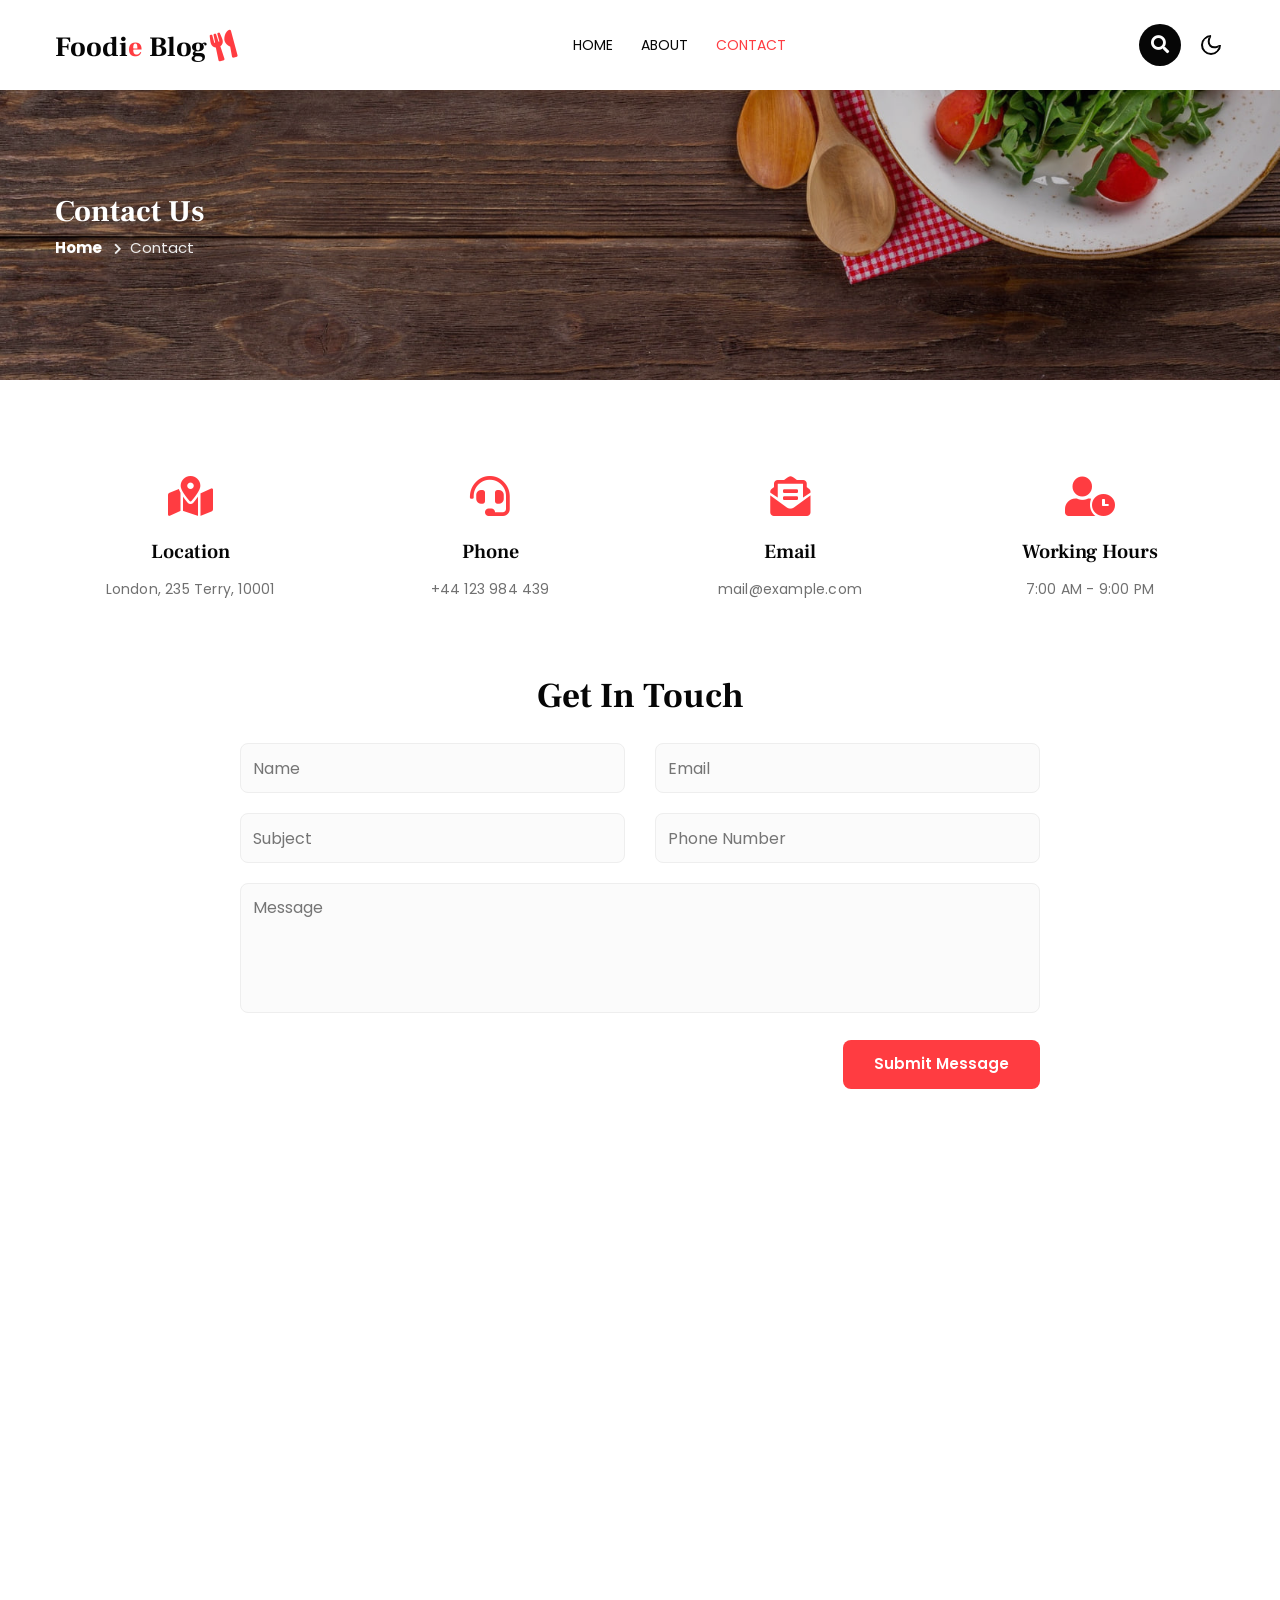
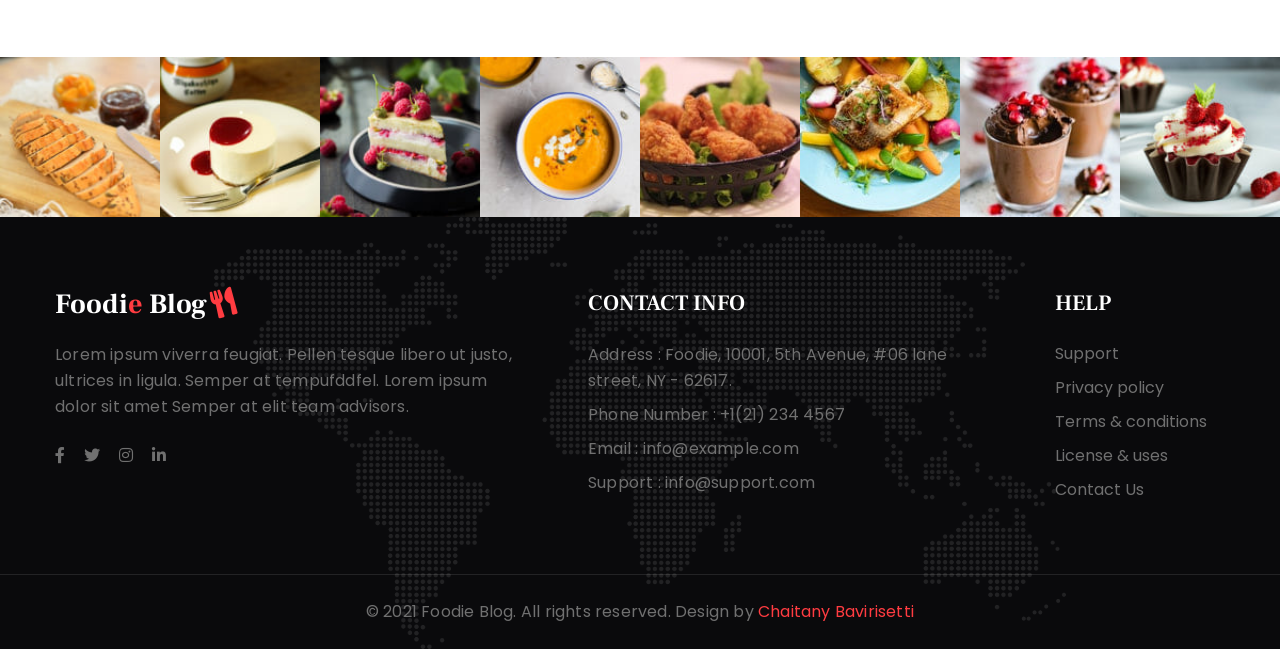
<file: Foodie-Blog-Starter/index (3).html>
<!doctype html>
<html lang="en">

<head>
    <!-- Required meta tags -->
    <meta charset="utf-8">
    <meta name="viewport" content="width=device-width, initial-scale=1, shrink-to-fit=no">
    <title>Foodie Blog - Blog Category Bootstrap Responsive Website Template - Contact Us : W3Layouts</title>
    <!-- google-fonts -->
    <link href="//fonts.googleapis.com/css2?family=Frank+Ruhl+Libre:wght@300;400;500;700;900&display=swap"
        rel="stylesheet">
    <link
        href="//fonts.googleapis.com/css2?family=Poppins:ital,wght@0,100;0,200;0,300;0,400;0,500;0,600;0,700;0,800;0,900;1,100;1,200;1,300;1,400;1,500;1,600;1,700;1,800;1,900&display=swap"
        rel="stylesheet">
    <!-- //google-fonts -->
    <!-- Template CSS Style link -->
    <link rel="stylesheet" href="assets/css/style-starter.css">
</head>

<body>
    <!--header-->
    <header id="site-header" class="fixed-top">
        <div class="container">
            <nav class="navbar navbar-expand-lg stroke">
                <h1>
                    <a class="navbar-brand" href="index.html">
                        Foodi<span>e</span> Blog<i class="fas fa-utensils"></i>
                    </a>
                </h1>
                <!-- if logo is image enable this   
    <a class="navbar-brand" href="#index.html">
        <img src="image-path" alt="Your logo" title="Your logo" style="height:35px;" />
    </a> -->
                <button class="navbar-toggler  collapsed bg-gradient" type="button" data-toggle="collapse"
                    data-target="#navbarTogglerDemo02" aria-controls="navbarTogglerDemo02" aria-expanded="false"
                    aria-label="Toggle navigation">
                    <span class="navbar-toggler-icon fa icon-expand fa-bars"></span>
                    <span class="navbar-toggler-icon fa icon-close fa-times"></span>
                </button>

                <div class="collapse navbar-collapse" id="navbarTogglerDemo02">
                    <ul class="navbar-nav mx-lg-auto">
                        <li class="nav-item">
                            <a class="nav-link" href="index.html">Home <span class="sr-only">(current)</span></a>
                        </li>
                        <li class="nav-item">
                            <a class="nav-link" href="about.html">About</a>
                        </li>
                        <li class="nav-item active">
                            <a class="nav-link" href="contact.html">Contact</a>
                        </li>
                    </ul>
                </div>
                <!-- search button -->
                <div class="search-right ml-lg-3">
                    <div class="search-container">
                        <form action="/search" method="get">
                            <input class="search expandright" id="searchright" type="search" name="q"
                                placeholder="Search">
                            <label class="button searchbutton" for="searchright"><i class="fas fa-search"></i></label>
                        </form>
                    </div>
                </div>
                <!-- //search button -->
                <!-- toggle switch for light and dark theme -->
                <div class="cont-ser-position">
                    <nav class="navigation">
                        <div class="theme-switch-wrapper">
                            <label class="theme-switch" for="checkbox">
                                <input type="checkbox" id="checkbox">
                                <div class="mode-container">
                                    <i class="gg-sun"></i>
                                    <i class="gg-moon"></i>
                                </div>
                            </label>
                        </div>
                    </nav>
                </div>
                <!-- //toggle switch for light and dark theme -->
            </nav>
        </div>
    </header>
    <!--//header-->

    <!-- inner banner -->
    <section class="inner-banner py-5">
        <div class="w3l-breadcrumb py-lg-5">
            <div class="container pt-sm-5 pt-4 pb-sm-4">
                <h4 class="inner-text-title font-weight-bold pt-5">Contact Us</h4>
                <ul class="breadcrumbs-custom-path">
                    <li><a href="index.html">Home</a></li>
                    <li class="active"><span class="fa fa-chevron-right mx-2" aria-hidden="true"></span>Contact</li>
                </ul>
            </div>
        </div>
    </section>
    <!-- //inner banner -->

    <!-- contact -->
    <!-- contact section -->
    <section class="w3l-contact-11 py-5" id="contact">
        <div class="container py-md-5 py-4">
            <div class="row text-center mb-5 pb-sm-4">
                <div class="col-lg-3 col-sm-6 contact-info">
                    <i class="fas fa-map-marked-alt"></i>
                    <h4>Location</h4>
                    <p>London, 235 Terry, 10001</p>
                </div>
                <div class="col-lg-3 col-sm-6 contact-info mt-md-0 mt-4">
                    <i class="fas fa-headset"></i>
                    <h4>Phone</h4>
                    <p><a href="tel:+44 987 654 321">+44 123 984 439</a></p>
                </div>
                <div class="col-lg-3 col-sm-6 contact-info mt-lg-0 mt-4">
                    <i class="fas fa-envelope-open-text"></i>
                    <h4>Email</h4>
                    <p><a href="mailto:mail@example.com" class="email">mail@example.com</a></p>
                </div>
                <div class="col-lg-3 col-sm-6 contact-info mt-lg-0 mt-4">
                    <i class="fas fa-user-clock"></i>
                    <h4>Working Hours</h4>
                    <p>7:00 AM - 9:00 PM</p>
                </div>
            </div>
            <div class="form-inner-cont mx-auto" style="max-width:800px">
                <h3 class="title-style text-center mb-4">Get In Touch</h3>
                <form action="https://sendmail.w3layouts.com/submitForm" method="post" class="signin-form">
                    <div class="row align-form-map">
                        <div class="col-sm-6 form-input">
                            <input type="text" name="w3lName" id="w3lName" placeholder="Name" />
                        </div>
                        <div class="col-sm-6 form-input">
                            <input type="email" name="w3lSender" id="w3lSender" placeholder="Email" required="" />
                        </div>
                        <div class="col-sm-6 form-input">
                            <input type="text" name="w3lSubect" placeholder="Subject" class="contact-input">
                        </div>
                        <div class="col-sm-6 form-input">
                            <input type="number" name="w3lPhone" placeholder="Phone Number" class="contact-input">
                        </div>
                    </div>
                    <div class="form-input">
                        <textarea placeholder="Message" name="w3lMessage" id="w3lMessage" required=""></textarea>
                    </div>
                    <div class="submit text-right">
                        <button type="submit" class="btn btn-style">Submit
                            Message</button>
                    </div>
                </form>
            </div>
            <!-- map -->
            <div class="map-iframe mt-5 pt-md-4">
                <iframe
                    src="https://www.google.com/maps/embed?pb=!1m18!1m12!1m3!1d317718.69319292053!2d-0.3817765050863085!3d51.528307984912544!2m3!1f0!2f0!3f0!3m2!1i1024!2i768!4f13.1!3m3!1m2!1s0x47d8a00baf21de75%3A0x52963a5addd52a99!2sLondon%2C+UK!5e0!3m2!1sen!2spl!4v1562654563739!5m2!1sen!2spl"
                    width="100%" height="400" frameborder="0" style="border: 0px;" allowfullscreen=""></iframe>
            </div>
        </div>
    </section>
    <!-- //contact section -->
    <!-- //contact -->

    <!-- instagram-feeds -->
    <div class="projects" id="special">
        <div class="projects-grids">
            <div class="istagram-feeds">
                <div class="projects-w3l-grid-info">
                    <a href="blog-single.html"><img src="assets/images/blog-s1.jpg" class="img-fluid" alt="" />
                        <div class="content-overlay"></div>
                        <div class="content-details fadeIn-top">
                            <span class="fab fa-instagram"></span>
                        </div>
                    </a>
                </div>
                <div class="projects-w3l-grid-info">
                    <a href="blog-single.html"><img src="assets/images/blog-s2.jpg" class="img-fluid" alt="" />
                        <div class="content-overlay"></div>
                        <div class="content-details fadeIn-top">
                            <span class="fab fa-instagram"></span>
                        </div>
                    </a>
                </div>
                <div class="projects-w3l-grid-info">
                    <a href="blog-single.html"><img src="assets/images/blog-s3.jpg" class="img-fluid" alt="" />
                        <div class="content-overlay"></div>
                        <div class="content-details fadeIn-top">
                            <span class="fab fa-instagram"></span>
                        </div>
                    </a>
                </div>
                <div class="projects-w3l-grid-info">
                    <a href="blog-single.html"><img src="assets/images/blog-s4.jpg" class="img-fluid" alt="" />
                        <div class="content-overlay"></div>
                        <div class="content-details fadeIn-top">
                            <span class="fab fa-instagram"></span>
                        </div>
                    </a>
                </div>
                <div class="projects-w3l-grid-info">
                    <a href="blog-single.html"><img src="assets/images/blog-s5.jpg" class="img-fluid" alt="" />
                        <div class="content-overlay"></div>
                        <div class="content-details fadeIn-top">
                            <span class="fab fa-instagram"></span>
                        </div>
                    </a>
                </div>
                <div class="projects-w3l-grid-info">
                    <a href="blog-single.html"><img src="assets/images/blog-s6.jpg" class="img-fluid" alt="" />
                        <div class="content-overlay"></div>
                        <div class="content-details fadeIn-top">
                            <span class="fab fa-instagram"></span>
                        </div>
                    </a>
                </div>
                <div class="projects-w3l-grid-info">
                    <a href="blog-single.html"><img src="assets/images/blog-s8.jpg" class="img-fluid" alt="" />
                        <div class="content-overlay"></div>
                        <div class="content-details fadeIn-top">
                            <span class="fab fa-instagram"></span>
                        </div>
                    </a>
                </div>
                <div class="projects-w3l-grid-info">
                    <a href="blog-single.html"><img src="assets/images/blog-s7.jpg" class="img-fluid" alt="" />
                        <div class="content-overlay"></div>
                        <div class="content-details fadeIn-top">
                            <span class="fab fa-instagram"></span>
                        </div>
                    </a>
                </div>
            </div>
        </div>
    </div>
    <!-- //instagram-feeds -->

    <!-- footer -->
    <footer class="w3l-footer-29-main">
        <div class="footer-29 py-5">
            <div class="container py-sm-4">
                <div class="row footer-top-29">
                    <div class="col-lg-5 col-md-6 footer-list-29 footer-1">
                        <h2 class="mb-4">
                            <a class="footer-logo" href="index.html">
                                Foodi<span>e</span> Blog<i class="fas fa-utensils"></i>
                            </a>
                        </h2>
                        <p>Lorem ipsum viverra feugiat. Pellen tesque libero ut justo, ultrices in ligula. Semper at
                            tempufddfel. Lorem ipsum dolor sit amet Semper at elit team advisors.</p>
                        <div class="main-social-footer-29 mt-md-4 mt-3">
                            <a href="#facebook" class="facebook"><i class="fab fa-facebook-f"></i></a>
                            <a href="#twitter" class="twitter"><i class="fab fa-twitter"></i></a>
                            <a href="#instagram" class="instagram"><i class="fab fa-instagram"></i></a>
                            <a href="#linkedin" class="linkedin"><i class="fab fa-linkedin-in"></i></a>
                        </div>
                    </div>

                    <div class="col-xl-5 col-lg-4 col-md-6 footer-list-29 footer-1 px-xl-5 mt-md-0 mt-5">
                        <h6 class="footer-title-29">Contact Info </h6>
                        <p class="mb-2">Address : Foodie, 10001, 5th Avenue, #06 lane street, NY - 62617.
                        </p>
                        <p class="mb-2">Phone Number : <a href="tel:+1(21) 234 4567">+1(21) 234 4567</a></p>
                        <p class="mb-2">Email : <a href="mailto:info@example.com">info@example.com</a></p>
                        <p>Support : <a href="mailto:info@support.com">info@support.com</a></p>
                    </div>

                    <div class="col-xl-2 col-lg-3 col-md-6 col-sm-5 col-6 footer-list-29 footer-2 mt-lg-0 mt-5">
                        <ul>
                            <h6 class="footer-title-29">Help</h6>
                            <li><a href="#support">Support</a></li>
                            <li><a href="#privacy">Privacy policy</a></li>
                            <li><a href="#terms">Terms & conditions</a></li>
                            <li><a href="#license">License & uses</a></li>
                            <li><a href="contact.html">Contact Us</a></li>
                        </ul>
                    </div>
                </div>
            </div>
        </div>
        <!-- copyright -->
        <section class="w3l-copyright text-center">
            <div class="container">
                <p class="copy-footer-29">© 2021 Foodie Blog. All rights reserved. Design by <a
                        href="https://w3layouts.com/" target="_blank">
                        Chaitany Bavirisetti</a></p>
            </div>
        </section>
        <!-- //copyright -->
    </footer>
    <!-- //footer -->

    <!-- Js scripts -->
    <!-- move top -->
    <button onclick="topFunction()" id="movetop" title="Go to top">
        <span class="fas fa-level-up-alt" aria-hidden="true"></span>
    </button>
    <script>
        // When the user scrolls down 20px from the top of the document, show the button
        window.onscroll = function () {
            scrollFunction()
        };

        function scrollFunction() {
            if (document.body.scrollTop > 20 || document.documentElement.scrollTop > 20) {
                document.getElementById("movetop").style.display = "block";
            } else {
                document.getElementById("movetop").style.display = "none";
            }
        }

        // When the user clicks on the button, scroll to the top of the document
        function topFunction() {
            document.body.scrollTop = 0;
            document.documentElement.scrollTop = 0;
        }
    </script>
    <!-- //move top -->

    <!-- common jquery plugin -->
    <script src="assets/js/jquery-3.3.1.min.js"></script>
    <!-- //common jquery plugin -->

    <!-- theme switch js (light and dark)-->
    <script src="assets/js/theme-change.js"></script>
    <!-- //theme switch js (light and dark)-->

    <!-- MENU-JS -->
    <script>
        $(window).on("scroll", function () {
            var scroll = $(window).scrollTop();

            if (scroll >= 80) {
                $("#site-header").addClass("nav-fixed");
            } else {
                $("#site-header").removeClass("nav-fixed");
            }
        });

        //Main navigation Active Class Add Remove
        $(".navbar-toggler").on("click", function () {
            $("header").toggleClass("active");
        });
        $(document).on("ready", function () {
            if ($(window).width() > 991) {
                $("header").removeClass("active");
            }
            $(window).on("resize", function () {
                if ($(window).width() > 991) {
                    $("header").removeClass("active");
                }
            });
        });
    </script>
    <!-- //MENU-JS -->

    <!-- disable body scroll which navbar is in active -->
    <script>
        $(function () {
            $('.navbar-toggler').click(function () {
                $('body').toggleClass('noscroll');
            })
        });
    </script>
    <!-- //disable body scroll which navbar is in active -->

    <!-- bootstrap -->
    <script src="assets/js/bootstrap.min.js"></script>
    <!-- //bootstrap -->
    <!-- //Js scripts -->
</body>

</html>
</file>
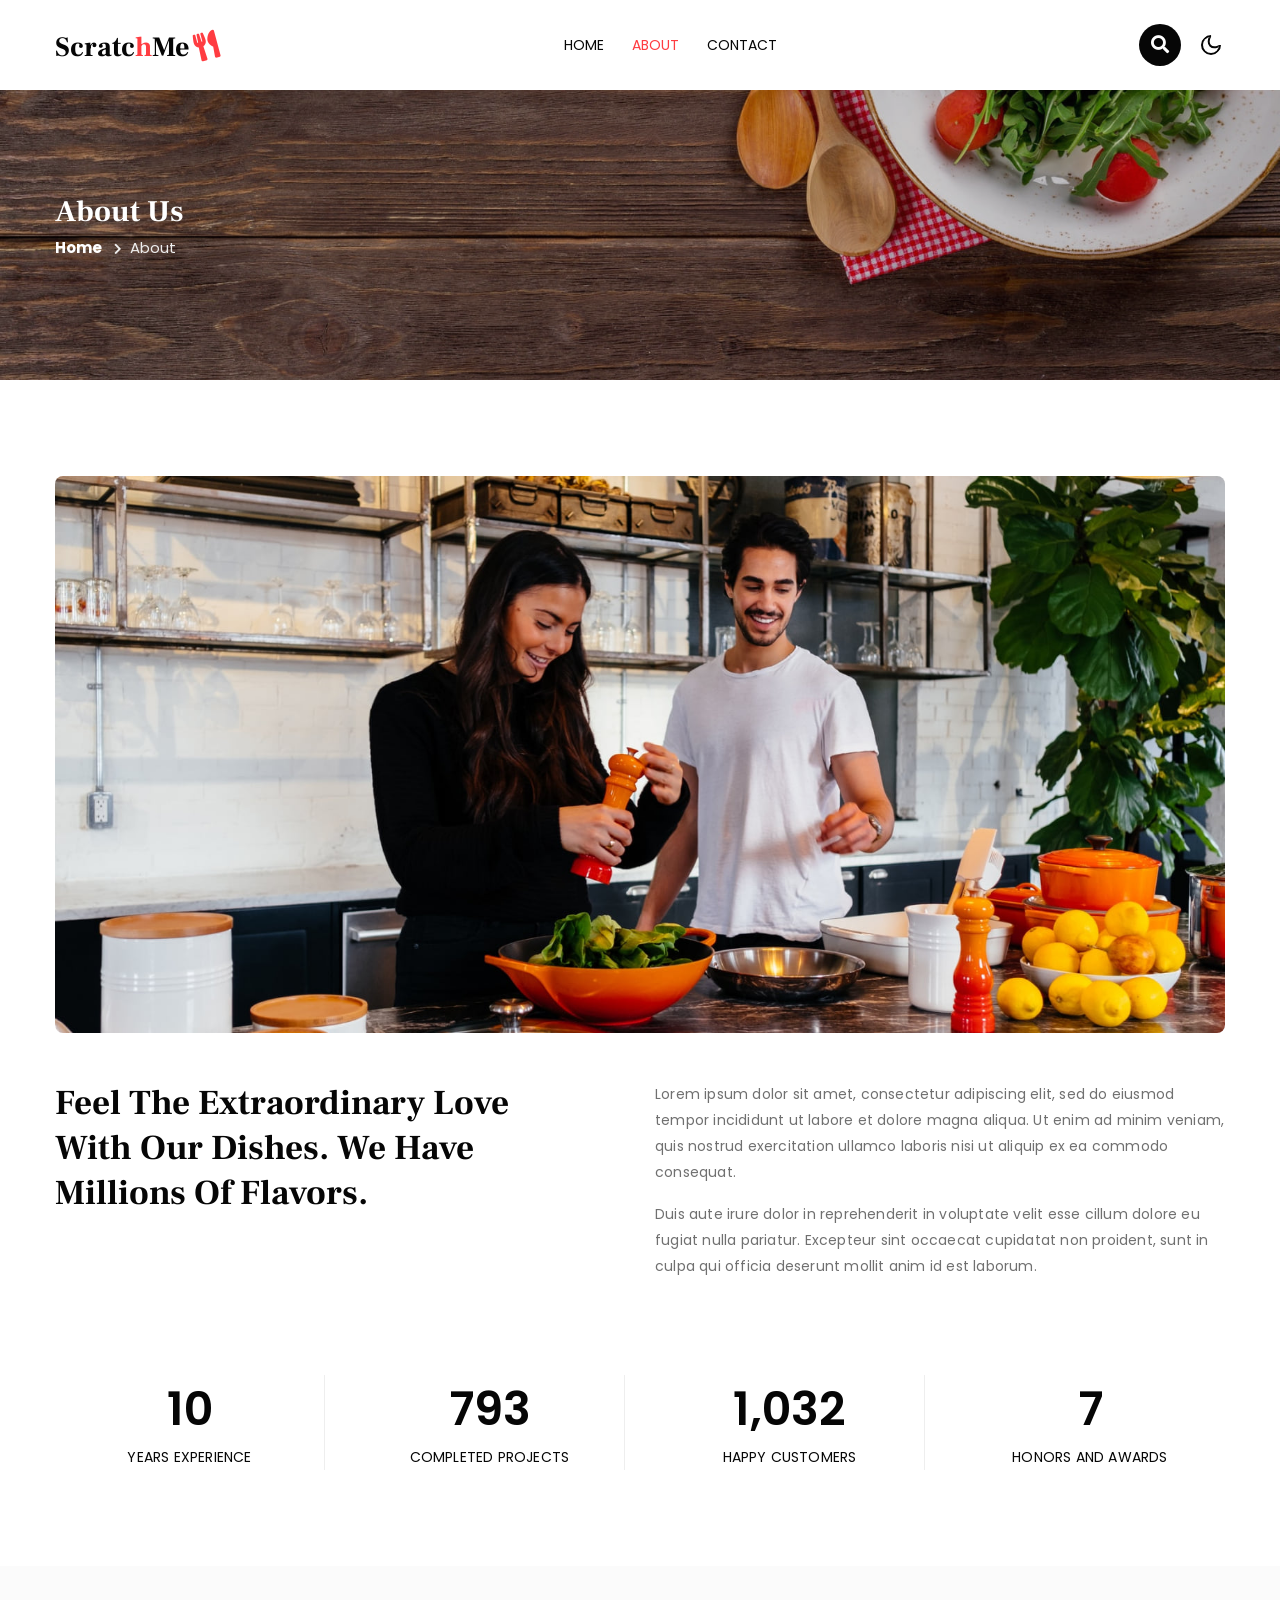
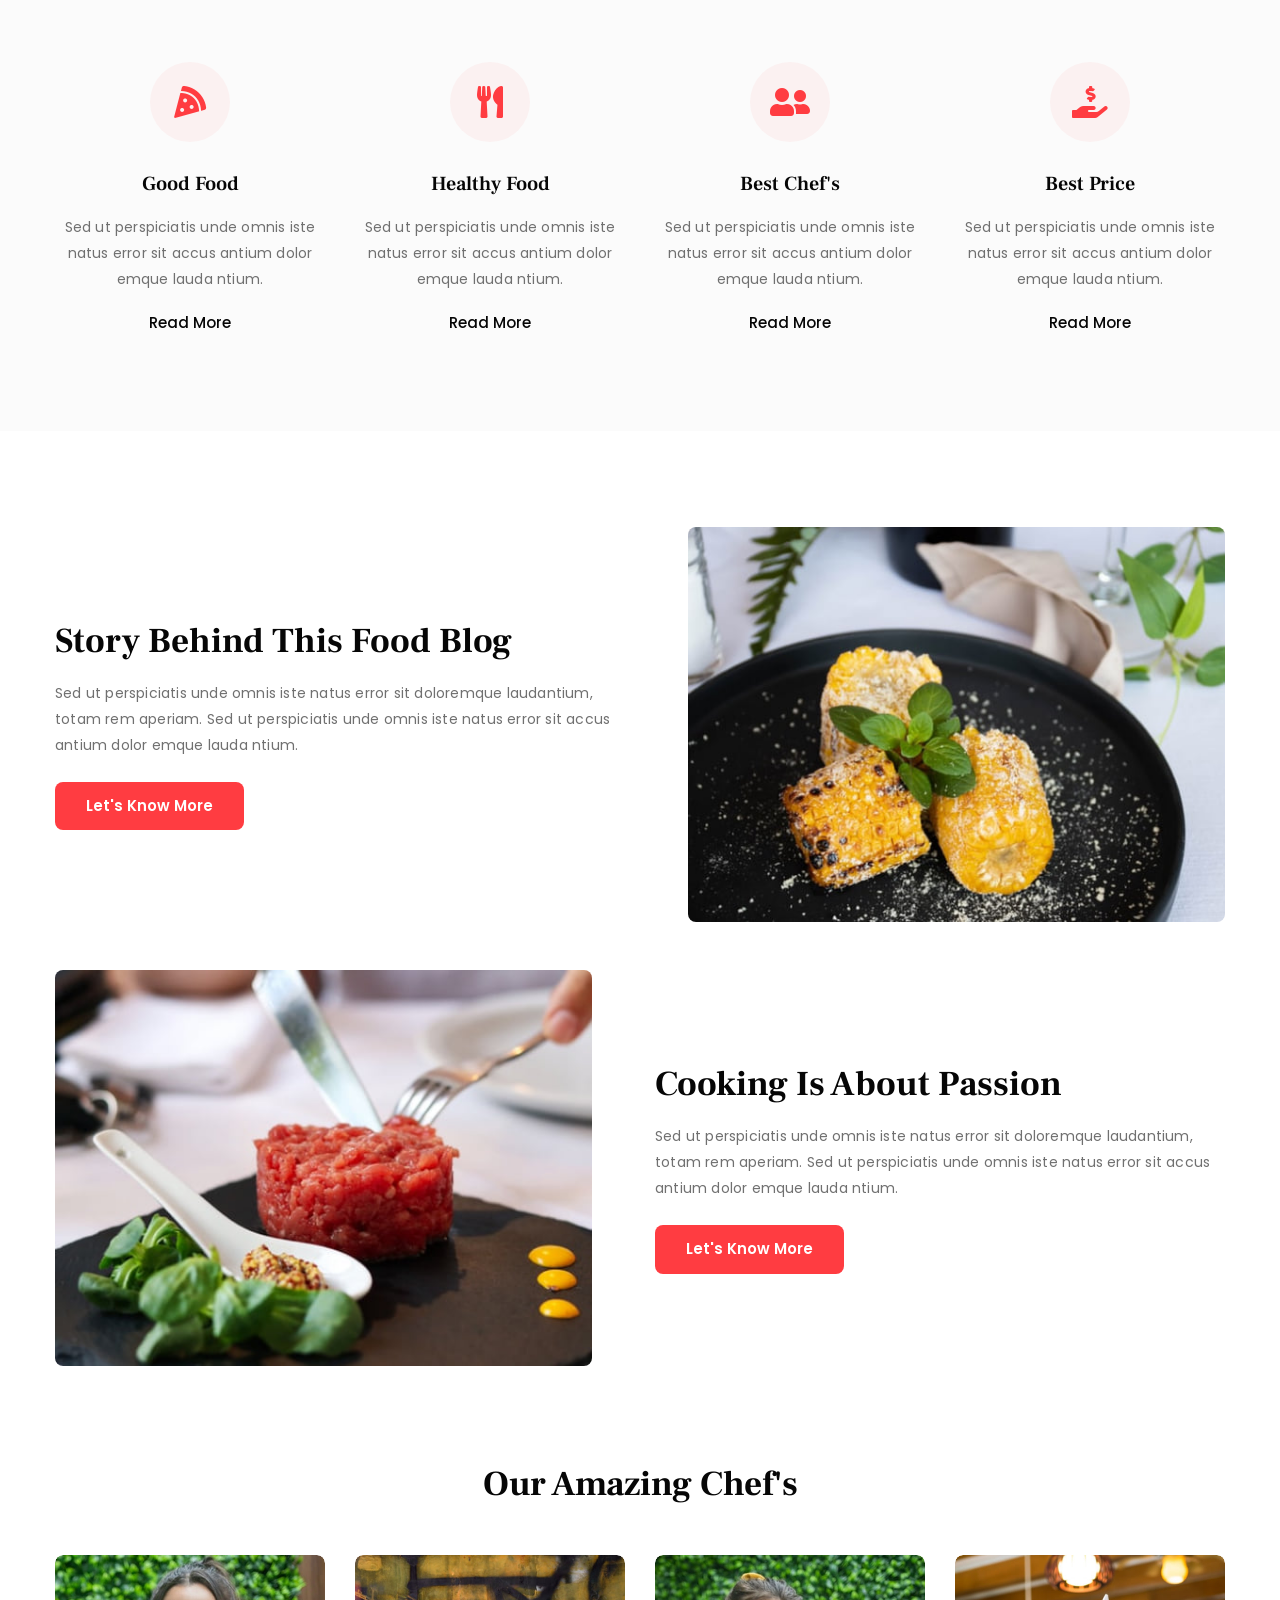
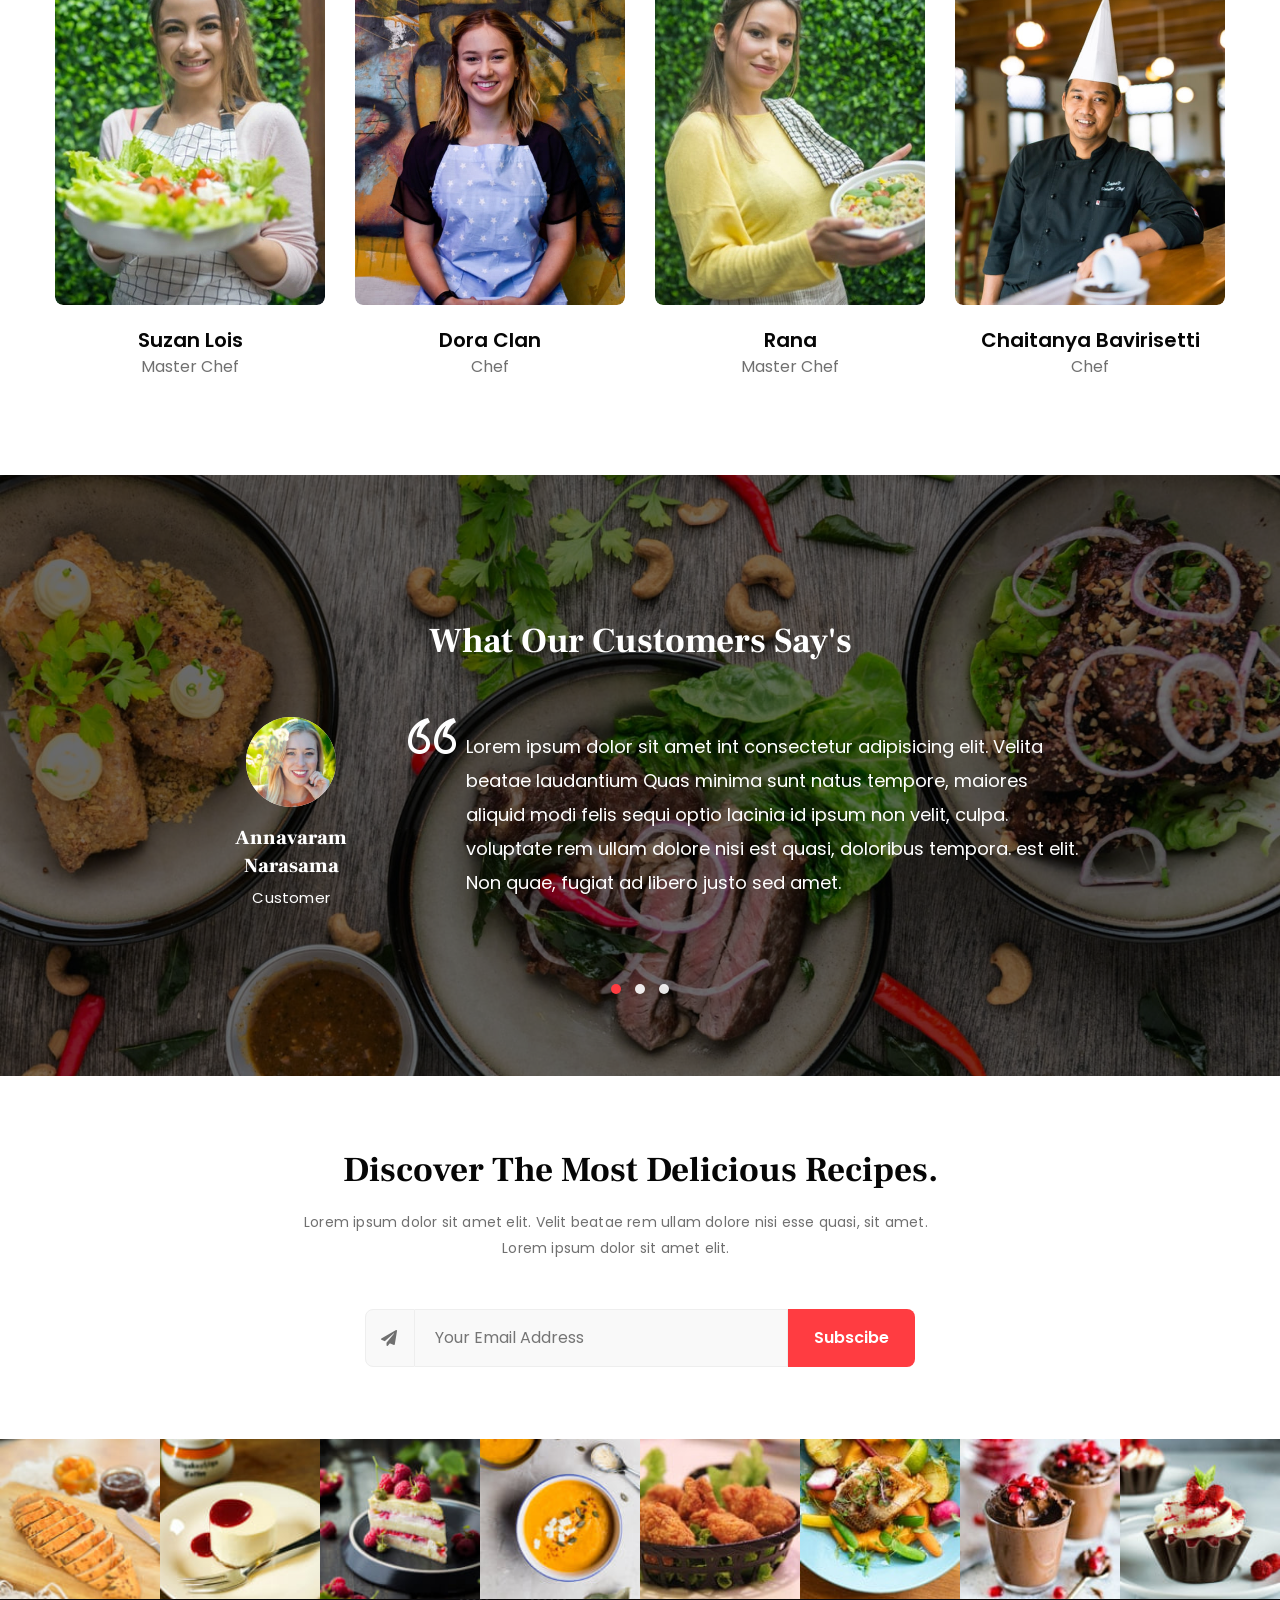
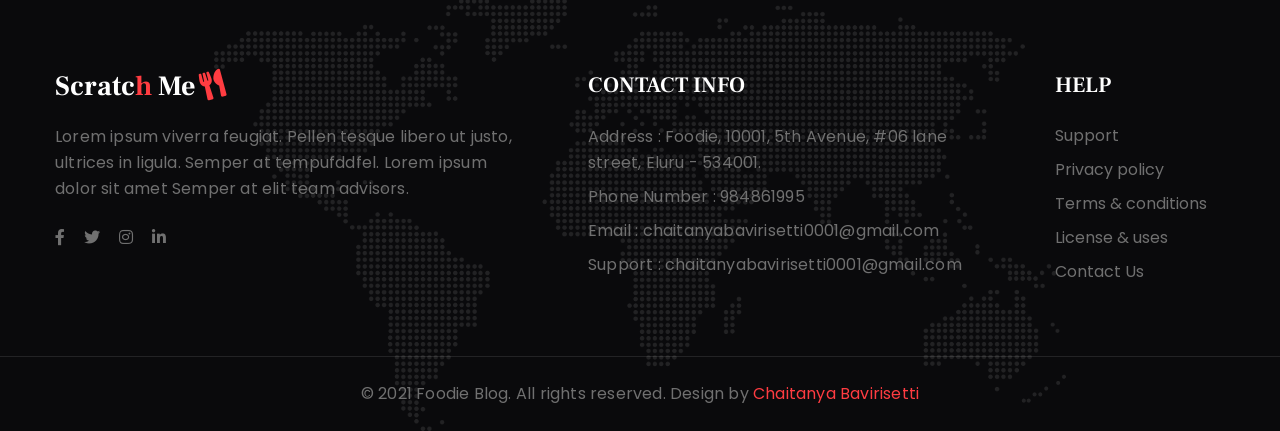
<file: Foodie-Blog-Starter/index.about.html>
<!doctype html>
<html lang="en">

<head>
    <!-- Required meta tags -->
    <meta charset="utf-8">
    <meta name="viewport" content="width=device-width, initial-scale=1, shrink-to-fit=no">
    <title>Blog Category</title>
    <!-- google-fonts -->
    <link href="//fonts.googleapis.com/css2?family=Frank+Ruhl+Libre:wght@300;400;500;700;900&display=swap"
        rel="stylesheet">
    <link
        href="//fonts.googleapis.com/css2?family=Poppins:ital,wght@0,100;0,200;0,300;0,400;0,500;0,600;0,700;0,800;0,900;1,100;1,200;1,300;1,400;1,500;1,600;1,700;1,800;1,900&display=swap"
        rel="stylesheet">
    <!-- //google-fonts -->
    <!-- Template CSS Style link -->
    <link rel="stylesheet" href="assets/css/style-starter.css">
    <link rel="canonical" href="https://scratchme.netlify.app/index.about.html" />

</head>

<body>
    <!--header-->
    <header id="site-header" class="fixed-top">
        <div class="container">
            <nav class="navbar navbar-expand-lg stroke">
                <h1>
                    <a class="navbar-brand" href="index.html">
                        Scratc<span>h</span>Me<i class="fas fa-utensils"></i>
                    </a>
                </h1>
                <!-- if logo is image enable this   
    <a class="navbar-brand" href="#index.html">
        <img src="image-path" alt="Your logo" title="Your logo" style="height:35px;" />
    </a> -->
                <button class="navbar-toggler  collapsed bg-gradient" type="button" data-toggle="collapse"
                    data-target="#navbarTogglerDemo02" aria-controls="navbarTogglerDemo02" aria-expanded="false"
                    aria-label="Toggle navigation">
                    <span class="navbar-toggler-icon fa icon-expand fa-bars"></span>
                    <span class="navbar-toggler-icon fa icon-close fa-times"></span>
                </button>

                <div class="collapse navbar-collapse" id="navbarTogglerDemo02">
                    <ul class="navbar-nav mx-lg-auto">
                        <li class="nav-item">
                            <a class="nav-link" href="index.html">Home<span class="sr-only">(current)</span></a>
                        </li>
                        <li class="nav-item active">
                            <a class="nav-link" href="index.about.html">About</a>
                        </li>
                        <li class="nav-item">
                            <a class="nav-link" href="index.contacts.html">Contact</a>
                        </li>
                    </ul>
                </div>
                <!-- search button -->
                <div class="search-right ml-lg-3">
                    <div class="search-container">
                        <form action="/search" method="get">
                            <input class="search expandright" id="searchright" type="search" name="q"
                                placeholder="Search">
                            <label class="button searchbutton" for="searchright"><i class="fas fa-search"></i></label>
                        </form>
                    </div>
                </div>
                <!-- //search button -->
                <!-- toggle switch for light and dark theme -->
                <div class="cont-ser-position">
                    <nav class="navigation">
                        <div class="theme-switch-wrapper">
                            <label class="theme-switch" for="checkbox">
                                <input type="checkbox" id="checkbox">
                                <div class="mode-container">
                                    <i class="gg-sun"></i>
                                    <i class="gg-moon"></i>
                                </div>
                            </label>
                        </div>
                    </nav>
                </div>
                <!-- //toggle switch for light and dark theme -->
            </nav>
        </div>
    </header>
    <!--//header-->

    <!-- inner banner -->
    <section class="inner-banner py-5">
        <div class="w3l-breadcrumb py-lg-5">
            <div class="container pt-sm-5 pt-4 pb-sm-4">
                <h4 class="inner-text-title font-weight-bold pt-5">About Us</h4>
                <ul class="breadcrumbs-custom-path">
                    <li><a href="index.html">Home</a></li>
                    <li class="active"><span class="fa fa-chevron-right mx-2" aria-hidden="true"></span>About</li>
                </ul>
            </div>
        </div>
    </section>
    <!-- //inner banner -->

    <!-- about section -->
    <section class="about-section py-5">
        <div class="container py-md-5 py-4">
            <img src="assets/images/about.jpg" alt="" class="img-fluid radius-image">
            <div class="row mt-sm-5 mt-4">
                <div class="col-lg-6 about-left-inner pr-lg-5">
                    <h3 class="title-style">Feel the extraordinary love with our dishes. We have millions of flavors.
                    </h3>
                </div>
                <div class="col-lg-6 about-right-inner mt-lg-0 mt-4">
                    <p>Lorem ipsum dolor sit amet, consectetur adipiscing elit, sed do eiusmod tempor
                        incididunt ut labore et dolore magna aliqua. Ut enim ad minim veniam, quis nostrud exercitation
                        ullamco laboris nisi ut aliquip ex ea commodo consequat. </p>
                    <p class="mt-3">Duis aute irure dolor in reprehenderit in voluptate velit esse cillum dolore eu
                        fugiat nulla pariatur. Excepteur sint occaecat cupidatat non proident, sunt in culpa qui officia
                        deserunt mollit anim id est laborum.</p>
                </div>
            </div>
        </div>
    </section>
    <!-- //about section -->

    <!-- stats -->
    <section class="w3_stats pb-5" id="stats">
        <div class="container pb-md-5 pb-4">
            <div class="w3-stats">
                <div class="row text-center">
                    <div class="col-lg-3 col-sm-6">
                        <div class="counter">
                            <div class="timer count-title count-number" data-to="36" data-speed="1500"></div>
                            <p class="count-text">Years Experience</p>
                        </div>
                    </div>
                    <div class="col-lg-3 col-sm-6 mt-sm-0 mt-4">
                        <div class="counter">
                            <div class="timer count-title count-number" data-to="2780" data-speed="1500"></div>
                            <p class="count-text">Completed Projects</p>
                        </div>
                    </div>
                    <div class="col-lg-3 col-sm-6 mt-lg-0 mt-4">
                        <div class="counter">
                            <div class="timer count-title count-number" data-to="3600" data-speed="1500"></div>
                            <p class="count-text">Happy Customers</p>
                        </div>
                    </div>
                    <div class="col-lg-3 col-sm-6 mt-lg-0 mt-4">
                        <div class="counter border-right-0">
                            <div class="timer count-title count-number" data-to="26" data-speed="1500"></div>
                            <p class="count-text">Honors and Awards</p>
                        </div>
                    </div>
                </div>
            </div>
        </div>
    </section>
    <!-- //stats -->

    <!-- 3 grids with icon section -->
    <section class="w3l-feature-8">
        <div class="features-main py-5">
            <div class="container py-md-5 py-4">
                <div class="row text-center">
                    <div class="col-lg-3 col-sm-6 feature-body">
                        <div class="feature-icon">
                            <i class="fas fa-pizza-slice"></i>
                        </div>
                        <div class="feature-info">
                            <h3 class="feature-title mb-3"><a href="#featured">Good Food</a></h3>
                            <p>Sed ut perspiciatis unde omnis iste natus error sit accus antium dolor emque lauda ntium.
                            </p>
                            <a href="#featured" class="feature-link">Read More</a>
                        </div>
                    </div>
                    <div class="col-lg-3 col-sm-6 feature-body mt-sm-0 mt-5">
                        <div class="feature-icon">
                            <i class="fas fa-utensils"></i>
                        </div>
                        <div class="feature-info">
                            <h3 class="feature-title mb-3"><a href="#featured">Healthy Food</a></h3>
                            <p>Sed ut perspiciatis unde omnis iste natus error sit accus antium dolor emque lauda ntium.
                            </p>
                            <a href="#featured" class="feature-link">Read More</a>
                        </div>
                    </div>
                    <div class="col-lg-3 col-sm-6 feature-body mt-lg-0 mt-5">
                        <div class="feature-icon">
                            <i class="fas fa-user-friends"></i>
                        </div>
                        <div class="feature-info">
                            <h3 class="feature-title mb-3"><a href="#featured">Best Chef's</a></h3>
                            <p>Sed ut perspiciatis unde omnis iste natus error sit accus antium dolor emque lauda ntium.
                            </p>
                            <a href="#featured" class="feature-link">Read More</a>
                        </div>
                    </div>
                    <div class="col-lg-3 col-sm-6 feature-body mt-lg-0 mt-5">
                        <div class="feature-icon">
                            <i class="fas fa-hand-holding-usd"></i>
                        </div>
                        <div class="feature-info">
                            <h3 class="feature-title mb-3"><a href="#featured">Best Price</a></h3>
                            <p>Sed ut perspiciatis unde omnis iste natus error sit accus antium dolor emque lauda ntium.
                            </p>
                            <a href="#featured" class="feature-link">Read More</a>
                        </div>
                    </div>
                </div>
            </div>
        </div>
    </section>
    <!-- //3 grids with icon section -->

    <!-- image with content section -->
    <section class="image-with-content pt-5">
        <div class="container pt-md-5 pt-4">
            <div class="row align-items-center">
                <div class="col-lg-6 content-sec-1">
                    <h3 class="title-style mb-3">Story behind this food blog</h3>
                    <p>Sed ut perspiciatis unde omnis iste natus error sit
                        doloremque laudantium, totam rem aperiam. Sed ut perspiciatis unde omnis iste natus error sit
                        accus antium dolor emque lauda ntium.
                    </p>
                    <a class="btn btn-style mt-4" href="#blog">Let's Know More</a>
                </div>
                <div class="col-lg-6 pl-lg-5 mt-lg-0 mt-sm-5 mt-4">
                    <img src="assets/images/banner-b2.jpg" alt="" class="img-fluid radius-image">
                </div>
            </div>
            <div class="row align-items-center mt-5">
                <div class="col-lg-6 pr-lg-5 mt-lg-0 mt-sm-5 mt-4 order-lg-1 order-2">
                    <img src="assets/images/banner-b1.jpg" alt="" class="img-fluid radius-image">
                </div>
                <div class="col-lg-6 content-sec-1 order-lg-2 order-1">
                    <h3 class="title-style mb-3">Cooking is about passion</h3>
                    <p>Sed ut perspiciatis unde omnis iste natus error sit
                        doloremque laudantium, totam rem aperiam. Sed ut perspiciatis unde omnis iste natus error sit
                        accus antium dolor emque lauda ntium.
                    </p>
                    <a class="btn btn-style mt-4" href="#blog">Let's Know More</a>
                </div>
            </div>
        </div>
    </section>
    <!-- //image with content section -->

    <!-- team section -->
    <section class="w3l-team section py-5" id="team">
        <div class="container py-md-5 py-4">
            <h3 class="title-style text-center mb-lg-5 mb-4">Our Amazing Chef's</h3>
            <div class="row">
                <div class="section_content teamy-team">
                    <div class="col-lg-3 col-6">
                        <div class="teamy teamy_style1 teamy_mask-circle">
                            <div class="teamy_layout">
                                <div class="teamy_preview">
                                    <img src="assets/images/team1.jpg" class="radius-image img-fluid w-100"
                                        alt="The demo photo">
                                </div>
                                <div class="teamy_back">
                                    <div class="teamy_back-inner">
                                        <a href="#facebook" class="social"> <i class="fab fa-facebook-f"></i> </a>
                                        <a href="#twitter" class="social"> <i class="fab fa-twitter"></i> </a>
                                        <a href="#instagram" class="social"> <i class="fab fa-instagram"></i> </a>
                                    </div>
                                </div>
                            </div>
                            <div class="teamy_content">
                                <a href="#url" class="teamy_name">Suzan Lois</a>
                                <span class="teamy_post">Master Chef</span>
                            </div>
                        </div>
                    </div>
                    <div class="col-lg-3 col-6">
                        <div class="teamy teamy_style1 teamy_mask-circle">
                            <div class="teamy_layout">
                                <div class="teamy_preview">
                                    <img src="assets/images/team2.jpg" class="radius-image img-fluid w-100"
                                        alt="The demo photo">
                                </div>
                                <div class="teamy_back">
                                    <div class="teamy_back-inner">
                                        <a href="#facebook" class="social"> <i class="fab fa-facebook-f"></i> </a>
                                        <a href="#twitter" class="social"> <i class="fab fa-twitter"></i> </a>
                                        <a href="#instagram" class="social"> <i class="fab fa-instagram"></i> </a>
                                    </div>
                                </div>
                            </div>
                            <div class="teamy_content">
                                <a href="#url" class="teamy_name">Dora Clan</a>
                                <span class="teamy_post">Chef</span>
                            </div>
                        </div>
                    </div>
                    <div class="col-lg-3 col-6 mt-lg-0 mt-5">
                        <div class="teamy teamy_style1 teamy_mask-circle">
                            <div class="teamy_layout">
                                <div class="teamy_preview">
                                    <img src="assets/images/team3.jpg" class="radius-image img-fluid w-100"
                                        alt="The demo photo">
                                </div>
                                <div class="teamy_back">
                                    <div class="teamy_back-inner">
                                        <a href="#facebook" class="social"> <i class="fab fa-facebook-f"></i> </a>
                                        <a href="#twitter" class="social"> <i class="fab fa-twitter"></i> </a>
                                        <a href="#instagram" class="social"> <i class="fab fa-instagram"></i> </a>
                                    </div>
                                </div>
                            </div>
                            <div class="teamy_content">
                                <a href="#url" class="teamy_name">Rana </a>
                                <span class="teamy_post">Master Chef</span>
                            </div>
                        </div>
                    </div>
                    <div class="col-lg-3 col-6 mt-lg-0 mt-5">
                        <div class="teamy teamy_style1 teamy_mask-circle">
                            <div class="teamy_layout">
                                <div class="teamy_preview">
                                    <img src="assets/images/team4.jpg" class="radius-image img-fluid w-100"
                                        alt="The demo photo">
                                </div>
                                <div class="teamy_back">
                                    <div class="teamy_back-inner">
                                        <a href="#facebook" class="social"> <i class="fab fa-facebook-f"></i> </a>
                                        <a href="#twitter" class="social"> <i class="fab fa-twitter"></i> </a>
                                        <a href="#instagram" class="social"> <i class="fab fa-instagram"></i> </a>
                                    </div>
                                </div>
                            </div>
                            <div class="teamy_content">
                                <a href="#url" class="teamy_name">Chaitanya Bavirisetti</a>
                                <span class="teamy_post">Chef</span>
                            </div>
                        </div>
                    </div>
                </div>
            </div>
        </div>
    </section>
    <!-- //team section -->

    <!-- testimonials -->
    <section class="w3l-clients-1 py-5" id="testimonials">
        <div class="cusrtomer-layout py-lg-5">
            <div class="container py-md-5 py-4">
                <div class="text-center mb-lg-5 mb-4">
                    <h3 class="title-style text-white">
                        What our Customers say's
                    </h3>
                </div>
                <div class="testimonial-row">
                    <div id="owl-demo2" class="owl-two owl-carousel owl-theme mb-md-3 mb-sm-5 mb-4">
                        <div class="item">
                            <div class="testimonial-content">
                                <div class="row testimonial align-items-center">
                                    <div class="col-md-3 testi-des">
                                        <a href="#url" class="testi-img">
                                            <img src="assets/images/testi1.jpg" alt="" class="radius-image img-fluid">
                                        </a>
                                        <div class="peopl align-self">
                                            <h3>Annavaram Narasama</h3>
                                            <p class="identity">Customer </p>
                                        </div>
                                    </div>
                                    <div class="col-md-9 pl-lg-5 mt-md-0 mt-4 text-left testi-cont">
                                        <blockquote>
                                            <q>Lorem ipsum dolor sit amet int consectetur adipisicing elit. Velita
                                                beatae
                                                laudantium Quas minima sunt natus tempore, maiores aliquid modi felis
                                                sequi optio lacinia id ipsum non velit, culpa.
                                                voluptate rem ullam dolore nisi est quasi, doloribus tempora.
                                                est elit. Non quae, fugiat ad libero justo sed amet.</q>
                                        </blockquote>
                                    </div>
                                </div>
                            </div>
                        </div>
                        <div class="item">
                            <div class="testimonial-content">
                                <div class="row testimonial align-items-center">
                                    <div class="col-md-3 testi-des">
                                        <a href="#url" class="testi-img">
                                            <img src="assets/images/testi2.jpg" alt="" class="radius-image img-fluid">
                                        </a>
                                        <div class="peopl align-self">
                                            <h3>
                                                pedhapuram mallama
                                            </h3>
                                            <p class="identity">Customer </p>
                                        </div>
                                    </div>
                                    <div class="col-md-9 pl-lg-5 mt-md-0 mt-4 text-left testi-cont">
                                        <blockquote>
                                            <q>Lorem ipsum dolor sit amet int consectetur adipisicing elit. Velita
                                                beatae
                                                laudantium Quas minima sunt natus tempore, maiores aliquid modi felis
                                                sequi optio lacinia id ipsum non velit, culpa.
                                                voluptate rem ullam dolore nisi est quasi, doloribus tempora.
                                                est elit. Non quae, fugiat ad libero justo sed amet.</q>
                                        </blockquote>
                                    </div>
                                </div>
                            </div>
                        </div>
                        <div class="item">
                            <div class="testimonial-content">
                                <div class="row testimonial align-items-center">
                                    <div class="col-md-3 testi-des">
                                        <a href="#url" class="testi-img">
                                            <img src="assets/images/testi3.jpg" alt="" class="radius-image img-fluid">
                                        </a>
                                        <div class="peopl align-self">
                                            <h3>Dennis wilson</h3>
                                            <p class="identity">Customer </p>
                                        </div>
                                    </div>
                                    <div class="col-md-9 pl-lg-5 mt-md-0 mt-4 text-left testi-cont">
                                        <blockquote>
                                            <q>Lorem ipsum dolor sit amet int consectetur adipisicing elit. Velita
                                                beatae
                                                laudantium Quas minima sunt natus tempore, maiores aliquid modi felis
                                                sequi optio lacinia id ipsum non velit, culpa.
                                                voluptate rem ullam dolore nisi est quasi, doloribus tempora.
                                                est elit. Non quae, fugiat ad libero justo sed amet.</q>
                                        </blockquote>
                                    </div>
                                </div>
                            </div>
                        </div>
                    </div>
                </div>
            </div>
        </div>
    </section>
    <!-- //testimonials -->

    <!-- subscribe section -->
    <section class="w3l-project py-5" id="subscribe">
        <div class="container py-4">
            <div class="bottom-info">
                <div class="header-section text-center">
                    <h3 class="title-style">Discover the most delicious recipes.</h3>
                    <p class="mt-3 pr-lg-5">Lorem ipsum dolor sit amet elit. Velit beatae
                        rem ullam dolore nisi esse quasi, sit amet. Lorem ipsum dolor sit
                        amet elit.</p>
                </div>
                <form action="#" class="subscribe mt-5" method="post">
                    <div class="input-group-text"><i class="fas fa-paper-plane"></i></div>
                    <input type="email" name="email" placeholder="Your Email Address" required="">
                    <button class="btn btn-style">Subscibe</button>
                </form>
            </div>
        </div>
    </section>
    <!-- //subscribe section -->

    <!-- instagram-feeds -->
    <div class="projects" id="special">
        <div class="projects-grids">
            <div class="istagram-feeds">
                <div class="projects-w3l-grid-info">
                    <a href="blog-single.html"><img src="assets/images/blog-s1.jpg" class="img-fluid" alt="" />
                        <div class="content-overlay"></div>
                        <div class="content-details fadeIn-top">
                            <span class="fab fa-instagram"></span>
                        </div>
                    </a>
                </div>
                <div class="projects-w3l-grid-info">
                    <a href="blog-single.html"><img src="assets/images/blog-s2.jpg" class="img-fluid" alt="" />
                        <div class="content-overlay"></div>
                        <div class="content-details fadeIn-top">
                            <span class="fab fa-instagram"></span>
                        </div>
                    </a>
                </div>
                <div class="projects-w3l-grid-info">
                    <a href="blog-single.html"><img src="assets/images/blog-s3.jpg" class="img-fluid" alt="" />
                        <div class="content-overlay"></div>
                        <div class="content-details fadeIn-top">
                            <span class="fab fa-instagram"></span>
                        </div>
                    </a>
                </div>
                <div class="projects-w3l-grid-info">
                    <a href="blog-single.html"><img src="assets/images/blog-s4.jpg" class="img-fluid" alt="" />
                        <div class="content-overlay"></div>
                        <div class="content-details fadeIn-top">
                            <span class="fab fa-instagram"></span>
                        </div>
                    </a>
                </div>
                <div class="projects-w3l-grid-info">
                    <a href="blog-single.html"><img src="assets/images/blog-s5.jpg" class="img-fluid" alt="" />
                        <div class="content-overlay"></div>
                        <div class="content-details fadeIn-top">
                            <span class="fab fa-instagram"></span>
                        </div>
                    </a>
                </div>
                <div class="projects-w3l-grid-info">
                    <a href="blog-single.html"><img src="assets/images/blog-s6.jpg" class="img-fluid" alt="" />
                        <div class="content-overlay"></div>
                        <div class="content-details fadeIn-top">
                            <span class="fab fa-instagram"></span>
                        </div>
                    </a>
                </div>
                <div class="projects-w3l-grid-info">
                    <a href="blog-single.html"><img src="assets/images/blog-s8.jpg" class="img-fluid" alt="" />
                        <div class="content-overlay"></div>
                        <div class="content-details fadeIn-top">
                            <span class="fab fa-instagram"></span>
                        </div>
                    </a>
                </div>
                <div class="projects-w3l-grid-info">
                    <a href="blog-single.html"><img src="assets/images/blog-s7.jpg" class="img-fluid" alt="" />
                        <div class="content-overlay"></div>
                        <div class="content-details fadeIn-top">
                            <span class="fab fa-instagram"></span>
                        </div>
                    </a>
                </div>
            </div>
        </div>
    </div>
    <!-- //instagram-feeds -->

    <!-- footer -->
    <footer class="w3l-footer-29-main">
        <div class="footer-29 py-5">
            <div class="container py-sm-4">
                <div class="row footer-top-29">
                    <div class="col-lg-5 col-md-6 footer-list-29 footer-1">
                        <h2 class="mb-4">
                            <a class="footer-logo" href="index.html">
                                Scratc<span>h</span> Me<i class="fas fa-utensils"></i>
                            </a>
                        </h2>
                        <p>Lorem ipsum viverra feugiat. Pellen tesque libero ut justo, ultrices in ligula. Semper at
                            tempufddfel. Lorem ipsum dolor sit amet Semper at elit team advisors.</p>
                        <div class="main-social-footer-29 mt-md-4 mt-3">
                            <a href="#facebook" class="facebook"><i class="fab fa-facebook-f"></i></a>
                            <a href="#twitter" class="twitter"><i class="fab fa-twitter"></i></a>
                            <a href="#instagram" class="instagram"><i class="fab fa-instagram"></i></a>
                            <a href="#linkedin" class="linkedin"><i class="fab fa-linkedin-in"></i></a>
                        </div>
                    </div>

                    <div class="col-xl-5 col-lg-4 col-md-6 footer-list-29 footer-1 px-xl-5 mt-md-0 mt-5">
                        <h6 class="footer-title-29">Contact Info </h6>
                        <p class="mb-2">Address : Foodie, 10001, 5th Avenue, #06 lane street, Eluru - 534001.
                        </p>
                        <p class="mb-2">Phone Number : <a href="tel:+1(21) 234 4567">984861995</a></p>
                        <p class="mb-2">Email : <a href="mailto:info@example.com">chaitanyabavirisetti0001@gmail.com</a></p>
                        <p>Support : <a href="mailto:chaitanyabavirisetti0001@gmail.com">chaitanyabavirisetti0001@gmail.com</a></p>
                    </div>

                    <div class="col-xl-2 col-lg-3 col-md-6 col-sm-5 col-6 footer-list-29 footer-2 mt-lg-0 mt-5">
                        <ul>
                            <h6 class="footer-title-29">Help</h6>
                            <li><a href="#support">Support</a></li>
                            <li><a href="#privacy">Privacy policy</a></li>
                            <li><a href="#terms">Terms & conditions</a></li>
                            <li><a href="#license">License & uses</a></li>
                            <li><a href="contact.html">Contact Us</a></li>
                        </ul>
                    </div>
                </div>
            </div>
        </div>
        <!-- copyright -->
        <section class="w3l-copyright text-center">
            <div class="container">
                <p class="copy-footer-29">© 2021 Foodie Blog. All rights reserved. Design by <a
                        href="https://w3layouts.com/" target="_blank">Chaitanya Bavirisetti</a></p>
            </div>
        </section>
        <!-- //copyright -->
    </footer>
    <!-- //footer -->

    <!-- Js scripts -->
    <!-- move top -->
    <button onclick="topFunction()" id="movetop" title="Go to top">
        <span class="fas fa-level-up-alt" aria-hidden="true"></span>
    </button>
    <script>
        // When the user scrolls down 20px from the top of the document, show the button
        window.onscroll = function () {
            scrollFunction()
        };

        function scrollFunction() {
            if (document.body.scrollTop > 20 || document.documentElement.scrollTop > 20) {
                document.getElementById("movetop").style.display = "block";
            } else {
                document.getElementById("movetop").style.display = "none";
            }
        }

        // When the user clicks on the button, scroll to the top of the document
        function topFunction() {
            document.body.scrollTop = 0;
            document.documentElement.scrollTop = 0;
        }
    </script>
    <!-- //move top -->

    <!-- common jquery plugin -->
    <script src="assets/js/jquery-3.3.1.min.js"></script>
    <!-- //common jquery plugin -->

    <!-- counter for stats -->
    <script src="assets/js/counter.js"></script>
    <!-- //counter for stats -->

    <!-- owl carousel -->
    <script src="assets/js/owl.carousel.js"></script>
    <!-- script for tesimonials carousel slider -->
    <script>
        $(document).ready(function () {
            $("#owl-demo2").owlCarousel({
                loop: true,
                nav: false,
                margin: 50,
                autoplay: true,
                autoplayTimeout: 5000,
                autoplaySpeed: 1000,
                responsiveClass: true,
                responsive: {
                    0: {
                        items: 1,
                        nav: false
                    },
                    1000: {
                        items: 1,
                        nav: false
                    }
                }
            })
        })
    </script>
    <!-- //script for tesimonials carousel slider -->

    <!-- theme switch js (light and dark)-->
    <script src="assets/js/theme-change.js"></script>
    <!-- //theme switch js (light and dark)-->

    <!-- MENU-JS -->
    <script>
        $(window).on("scroll", function () {
            var scroll = $(window).scrollTop();

            if (scroll >= 80) {
                $("#site-header").addClass("nav-fixed");
            } else {
                $("#site-header").removeClass("nav-fixed");
            }
        });

        //Main navigation Active Class Add Remove
        $(".navbar-toggler").on("click", function () {
            $("header").toggleClass("active");
        });
        $(document).on("ready", function () {
            if ($(window).width() > 991) {
                $("header").removeClass("active");
            }
            $(window).on("resize", function () {
                if ($(window).width() > 991) {
                    $("header").removeClass("active");
                }
            });
        });
    </script>
    
    <script>
        $(function () {
            $('.navbar-toggler').click(function () {
                $('body').toggleClass('noscroll');
            })
        });
    </script>
    
    <script src="assets/js/bootstrap.min.js"></script>
    
</body>

</html>
</file>
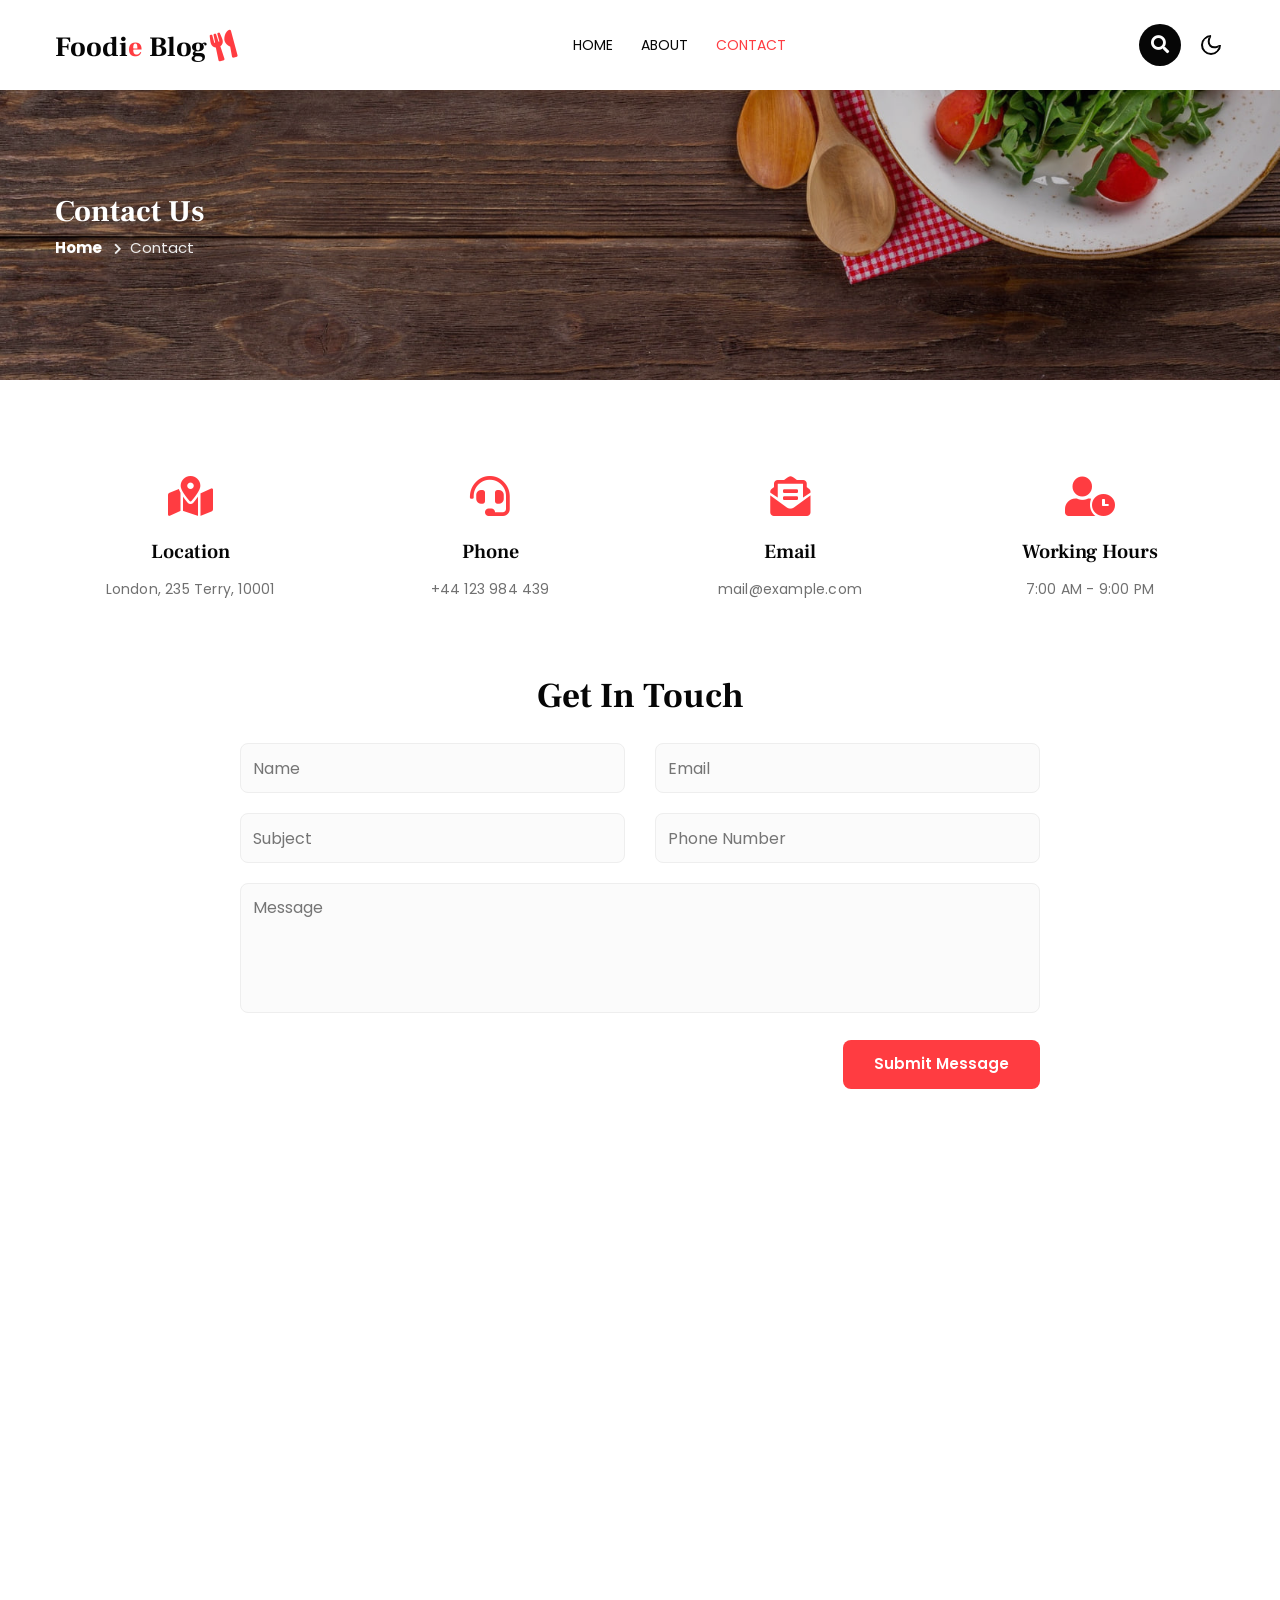
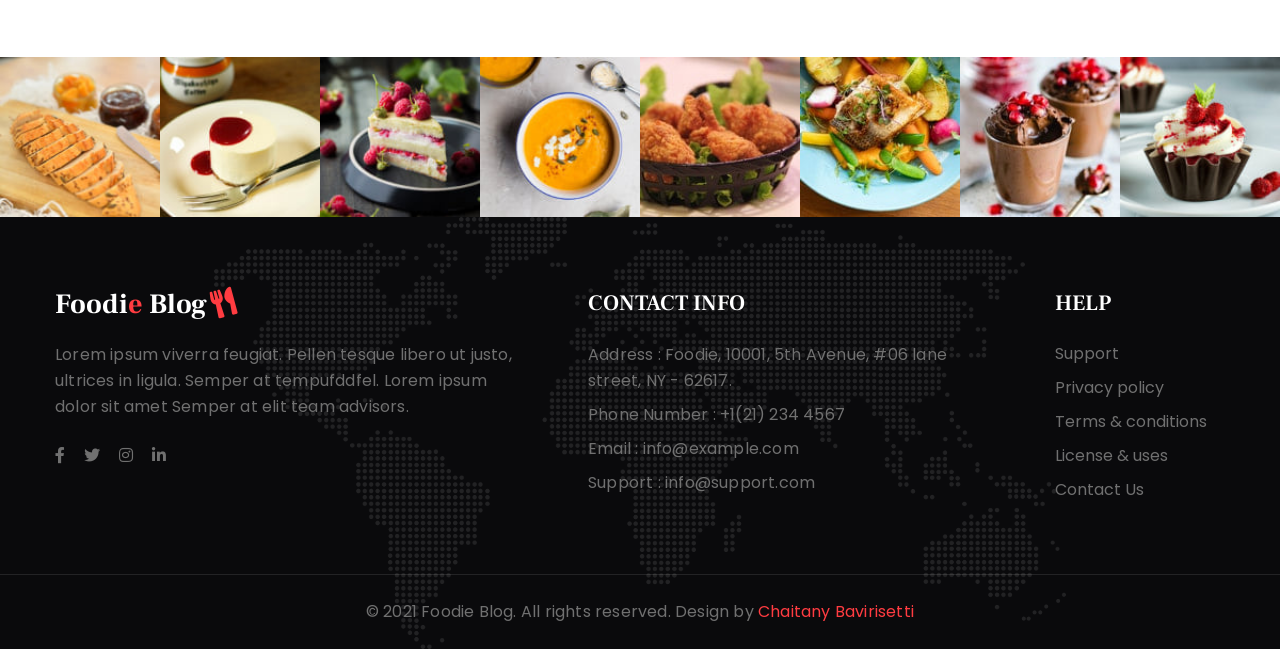
<file: Foodie-Blog-Starter/index.contact.html>
<!doctype html>
<html lang="en">

<head>
    <!-- Required meta tags -->
    <meta charset="utf-8">
    <meta name="viewport" content="width=device-width, initial-scale=1, shrink-to-fit=no">
    <title>Foodie Blog - Blog Category Bootstrap Responsive Website Template - Contact Us : W3Layouts</title>
    <!-- google-fonts -->
    <link href="//fonts.googleapis.com/css2?family=Frank+Ruhl+Libre:wght@300;400;500;700;900&display=swap"
        rel="stylesheet">
    <link
        href="//fonts.googleapis.com/css2?family=Poppins:ital,wght@0,100;0,200;0,300;0,400;0,500;0,600;0,700;0,800;0,900;1,100;1,200;1,300;1,400;1,500;1,600;1,700;1,800;1,900&display=swap"
        rel="stylesheet">
    <!-- //google-fonts -->
    <!-- Template CSS Style link -->
    <link rel="stylesheet" href="assets/css/style-starter.css">
</head>

<body>
    <!--header-->
    <header id="site-header" class="fixed-top">
        <div class="container">
            <nav class="navbar navbar-expand-lg stroke">
                <h1>
                    <a class="navbar-brand" href="index.html">
                        Foodi<span>e</span> Blog<i class="fas fa-utensils"></i>
                    </a>
                </h1>
                <!-- if logo is image enable this   
    <a class="navbar-brand" href="#index.html">
        <img src="image-path" alt="Your logo" title="Your logo" style="height:35px;" />
    </a> -->
                <button class="navbar-toggler  collapsed bg-gradient" type="button" data-toggle="collapse"
                    data-target="#navbarTogglerDemo02" aria-controls="navbarTogglerDemo02" aria-expanded="false"
                    aria-label="Toggle navigation">
                    <span class="navbar-toggler-icon fa icon-expand fa-bars"></span>
                    <span class="navbar-toggler-icon fa icon-close fa-times"></span>
                </button>

                <div class="collapse navbar-collapse" id="navbarTogglerDemo02">
                    <ul class="navbar-nav mx-lg-auto">
                        <li class="nav-item">
                            <a class="nav-link" href="index.html">Home <span class="sr-only">(current)</span></a>
                        </li>
                        <li class="nav-item">
                            <a class="nav-link" href="index.about.html">About</a>
                        </li>
                        <li class="nav-item active">
                            <a class="nav-link" href="index.about.html">Contact</a>
                        </li>
                    </ul>
                </div>
                <!-- search button -->
                <div class="search-right ml-lg-3">
                    <div class="search-container">
                        <form action="/search" method="get">
                            <input class="search expandright" id="searchright" type="search" name="q"
                                placeholder="Search">
                            <label class="button searchbutton" for="searchright"><i class="fas fa-search"></i></label>
                        </form>
                    </div>
                </div>
                <!-- //search button -->
                <!-- toggle switch for light and dark theme -->
                <div class="cont-ser-position">
                    <nav class="navigation">
                        <div class="theme-switch-wrapper">
                            <label class="theme-switch" for="checkbox">
                                <input type="checkbox" id="checkbox">
                                <div class="mode-container">
                                    <i class="gg-sun"></i>
                                    <i class="gg-moon"></i>
                                </div>
                            </label>
                        </div>
                    </nav>
                </div>
                <!-- //toggle switch for light and dark theme -->
            </nav>
        </div>
    </header>
    <!--//header-->

    <!-- inner banner -->
    <section class="inner-banner py-5">
        <div class="w3l-breadcrumb py-lg-5">
            <div class="container pt-sm-5 pt-4 pb-sm-4">
                <h4 class="inner-text-title font-weight-bold pt-5">Contact Us</h4>
                <ul class="breadcrumbs-custom-path">
                    <li><a href="index.html">Home</a></li>
                    <li class="active"><span class="fa fa-chevron-right mx-2" aria-hidden="true"></span>Contact</li>
                </ul>
            </div>
        </div>
    </section>
    <!-- //inner banner -->

    <!-- contact -->
    <!-- contact section -->
    <section class="w3l-contact-11 py-5" id="contact">
        <div class="container py-md-5 py-4">
            <div class="row text-center mb-5 pb-sm-4">
                <div class="col-lg-3 col-sm-6 contact-info">
                    <i class="fas fa-map-marked-alt"></i>
                    <h4>Location</h4>
                    <p>London, 235 Terry, 10001</p>
                </div>
                <div class="col-lg-3 col-sm-6 contact-info mt-md-0 mt-4">
                    <i class="fas fa-headset"></i>
                    <h4>Phone</h4>
                    <p><a href="tel:+44 987 654 321">+44 123 984 439</a></p>
                </div>
                <div class="col-lg-3 col-sm-6 contact-info mt-lg-0 mt-4">
                    <i class="fas fa-envelope-open-text"></i>
                    <h4>Email</h4>
                    <p><a href="mailto:mail@example.com" class="email">mail@example.com</a></p>
                </div>
                <div class="col-lg-3 col-sm-6 contact-info mt-lg-0 mt-4">
                    <i class="fas fa-user-clock"></i>
                    <h4>Working Hours</h4>
                    <p>7:00 AM - 9:00 PM</p>
                </div>
            </div>
            <div class="form-inner-cont mx-auto" style="max-width:800px">
                <h3 class="title-style text-center mb-4">Get In Touch</h3>
                <form action="https://sendmail.w3layouts.com/submitForm" method="post" class="signin-form">
                    <div class="row align-form-map">
                        <div class="col-sm-6 form-input">
                            <input type="text" name="w3lName" id="w3lName" placeholder="Name" />
                        </div>
                        <div class="col-sm-6 form-input">
                            <input type="email" name="w3lSender" id="w3lSender" placeholder="Email" required="" />
                        </div>
                        <div class="col-sm-6 form-input">
                            <input type="text" name="w3lSubect" placeholder="Subject" class="contact-input">
                        </div>
                        <div class="col-sm-6 form-input">
                            <input type="number" name="w3lPhone" placeholder="Phone Number" class="contact-input">
                        </div>
                    </div>
                    <div class="form-input">
                        <textarea placeholder="Message" name="w3lMessage" id="w3lMessage" required=""></textarea>
                    </div>
                    <div class="submit text-right">
                        <button type="submit" class="btn btn-style">Submit
                            Message</button>
                    </div>
                </form>
            </div>
            <!-- map -->
            <div class="map-iframe mt-5 pt-md-4">
                <iframe
                    src="https://www.google.com/maps/embed?pb=!1m18!1m12!1m3!1d317718.69319292053!2d-0.3817765050863085!3d51.528307984912544!2m3!1f0!2f0!3f0!3m2!1i1024!2i768!4f13.1!3m3!1m2!1s0x47d8a00baf21de75%3A0x52963a5addd52a99!2sLondon%2C+UK!5e0!3m2!1sen!2spl!4v1562654563739!5m2!1sen!2spl"
                    width="100%" height="400" frameborder="0" style="border: 0px;" allowfullscreen=""></iframe>
            </div>
        </div>
    </section>
    <!-- //contact section -->
    <!-- //contact -->

    <!-- instagram-feeds -->
    <div class="projects" id="special">
        <div class="projects-grids">
            <div class="istagram-feeds">
                <div class="projects-w3l-grid-info">
                    <a href="blog-single.html"><img src="assets/images/blog-s1.jpg" class="img-fluid" alt="" />
                        <div class="content-overlay"></div>
                        <div class="content-details fadeIn-top">
                            <span class="fab fa-instagram"></span>
                        </div>
                    </a>
                </div>
                <div class="projects-w3l-grid-info">
                    <a href="blog-single.html"><img src="assets/images/blog-s2.jpg" class="img-fluid" alt="" />
                        <div class="content-overlay"></div>
                        <div class="content-details fadeIn-top">
                            <span class="fab fa-instagram"></span>
                        </div>
                    </a>
                </div>
                <div class="projects-w3l-grid-info">
                    <a href="blog-single.html"><img src="assets/images/blog-s3.jpg" class="img-fluid" alt="" />
                        <div class="content-overlay"></div>
                        <div class="content-details fadeIn-top">
                            <span class="fab fa-instagram"></span>
                        </div>
                    </a>
                </div>
                <div class="projects-w3l-grid-info">
                    <a href="blog-single.html"><img src="assets/images/blog-s4.jpg" class="img-fluid" alt="" />
                        <div class="content-overlay"></div>
                        <div class="content-details fadeIn-top">
                            <span class="fab fa-instagram"></span>
                        </div>
                    </a>
                </div>
                <div class="projects-w3l-grid-info">
                    <a href="blog-single.html"><img src="assets/images/blog-s5.jpg" class="img-fluid" alt="" />
                        <div class="content-overlay"></div>
                        <div class="content-details fadeIn-top">
                            <span class="fab fa-instagram"></span>
                        </div>
                    </a>
                </div>
                <div class="projects-w3l-grid-info">
                    <a href="blog-single.html"><img src="assets/images/blog-s6.jpg" class="img-fluid" alt="" />
                        <div class="content-overlay"></div>
                        <div class="content-details fadeIn-top">
                            <span class="fab fa-instagram"></span>
                        </div>
                    </a>
                </div>
                <div class="projects-w3l-grid-info">
                    <a href="blog-single.html"><img src="assets/images/blog-s8.jpg" class="img-fluid" alt="" />
                        <div class="content-overlay"></div>
                        <div class="content-details fadeIn-top">
                            <span class="fab fa-instagram"></span>
                        </div>
                    </a>
                </div>
                <div class="projects-w3l-grid-info">
                    <a href="blog-single.html"><img src="assets/images/blog-s7.jpg" class="img-fluid" alt="" />
                        <div class="content-overlay"></div>
                        <div class="content-details fadeIn-top">
                            <span class="fab fa-instagram"></span>
                        </div>
                    </a>
                </div>
            </div>
        </div>
    </div>
    <!-- //instagram-feeds -->

    <!-- footer -->
    <footer class="w3l-footer-29-main">
        <div class="footer-29 py-5">
            <div class="container py-sm-4">
                <div class="row footer-top-29">
                    <div class="col-lg-5 col-md-6 footer-list-29 footer-1">
                        <h2 class="mb-4">
                            <a class="footer-logo" href="index.html">
                                Foodi<span>e</span> Blog<i class="fas fa-utensils"></i>
                            </a>
                        </h2>
                        <p>Lorem ipsum viverra feugiat. Pellen tesque libero ut justo, ultrices in ligula. Semper at
                            tempufddfel. Lorem ipsum dolor sit amet Semper at elit team advisors.</p>
                        <div class="main-social-footer-29 mt-md-4 mt-3">
                            <a href="#facebook" class="facebook"><i class="fab fa-facebook-f"></i></a>
                            <a href="#twitter" class="twitter"><i class="fab fa-twitter"></i></a>
                            <a href="#instagram" class="instagram"><i class="fab fa-instagram"></i></a>
                            <a href="#linkedin" class="linkedin"><i class="fab fa-linkedin-in"></i></a>
                        </div>
                    </div>

                    <div class="col-xl-5 col-lg-4 col-md-6 footer-list-29 footer-1 px-xl-5 mt-md-0 mt-5">
                        <h6 class="footer-title-29">Contact Info </h6>
                        <p class="mb-2">Address : Foodie, 10001, 5th Avenue, #06 lane street, NY - 62617.
                        </p>
                        <p class="mb-2">Phone Number : <a href="tel:+1(21) 234 4567">+1(21) 234 4567</a></p>
                        <p class="mb-2">Email : <a href="mailto:info@example.com">info@example.com</a></p>
                        <p>Support : <a href="mailto:info@support.com">info@support.com</a></p>
                    </div>

                    <div class="col-xl-2 col-lg-3 col-md-6 col-sm-5 col-6 footer-list-29 footer-2 mt-lg-0 mt-5">
                        <ul>
                            <h6 class="footer-title-29">Help</h6>
                            <li><a href="#support">Support</a></li>
                            <li><a href="#privacy">Privacy policy</a></li>
                            <li><a href="#terms">Terms & conditions</a></li>
                            <li><a href="#license">License & uses</a></li>
                            <li><a href="contact.html">Contact Us</a></li>
                        </ul>
                    </div>
                </div>
            </div>
        </div>
        <!-- copyright -->
        <section class="w3l-copyright text-center">
            <div class="container">
                <p class="copy-footer-29">© 2021 Foodie Blog. All rights reserved. Design by <a
                        href="https://w3layouts.com/" target="_blank">
                        Chaitany Bavirisetti</a></p>
            </div>
        </section>
        <!-- //copyright -->
    </footer>
    <!-- //footer -->

    <!-- Js scripts -->
    <!-- move top -->
    <button onclick="topFunction()" id="movetop" title="Go to top">
        <span class="fas fa-level-up-alt" aria-hidden="true"></span>
    </button>
    <script>
        // When the user scrolls down 20px from the top of the document, show the button
        window.onscroll = function () {
            scrollFunction()
        };

        function scrollFunction() {
            if (document.body.scrollTop > 20 || document.documentElement.scrollTop > 20) {
                document.getElementById("movetop").style.display = "block";
            } else {
                document.getElementById("movetop").style.display = "none";
            }
        }

        // When the user clicks on the button, scroll to the top of the document
        function topFunction() {
            document.body.scrollTop = 0;
            document.documentElement.scrollTop = 0;
        }
    </script>
    <!-- //move top -->

    <!-- common jquery plugin -->
    <script src="assets/js/jquery-3.3.1.min.js"></script>
    <!-- //common jquery plugin -->

    <!-- theme switch js (light and dark)-->
    <script src="assets/js/theme-change.js"></script>
    <!-- //theme switch js (light and dark)-->

    <!-- MENU-JS -->
    <script>
        $(window).on("scroll", function () {
            var scroll = $(window).scrollTop();

            if (scroll >= 80) {
                $("#site-header").addClass("nav-fixed");
            } else {
                $("#site-header").removeClass("nav-fixed");
            }
        });

        //Main navigation Active Class Add Remove
        $(".navbar-toggler").on("click", function () {
            $("header").toggleClass("active");
        });
        $(document).on("ready", function () {
            if ($(window).width() > 991) {
                $("header").removeClass("active");
            }
            $(window).on("resize", function () {
                if ($(window).width() > 991) {
                    $("header").removeClass("active");
                }
            });
        });
    </script>
    <!-- //MENU-JS -->

    <!-- disable body scroll which navbar is in active -->
    <script>
        $(function () {
            $('.navbar-toggler').click(function () {
                $('body').toggleClass('noscroll');
            })
        });
    </script>
    <!-- //disable body scroll which navbar is in active -->

    <!-- bootstrap -->
    <script src="assets/js/bootstrap.min.js"></script>
    <!-- //bootstrap -->
    <!-- //Js scripts -->
</body>

</html>
</file>
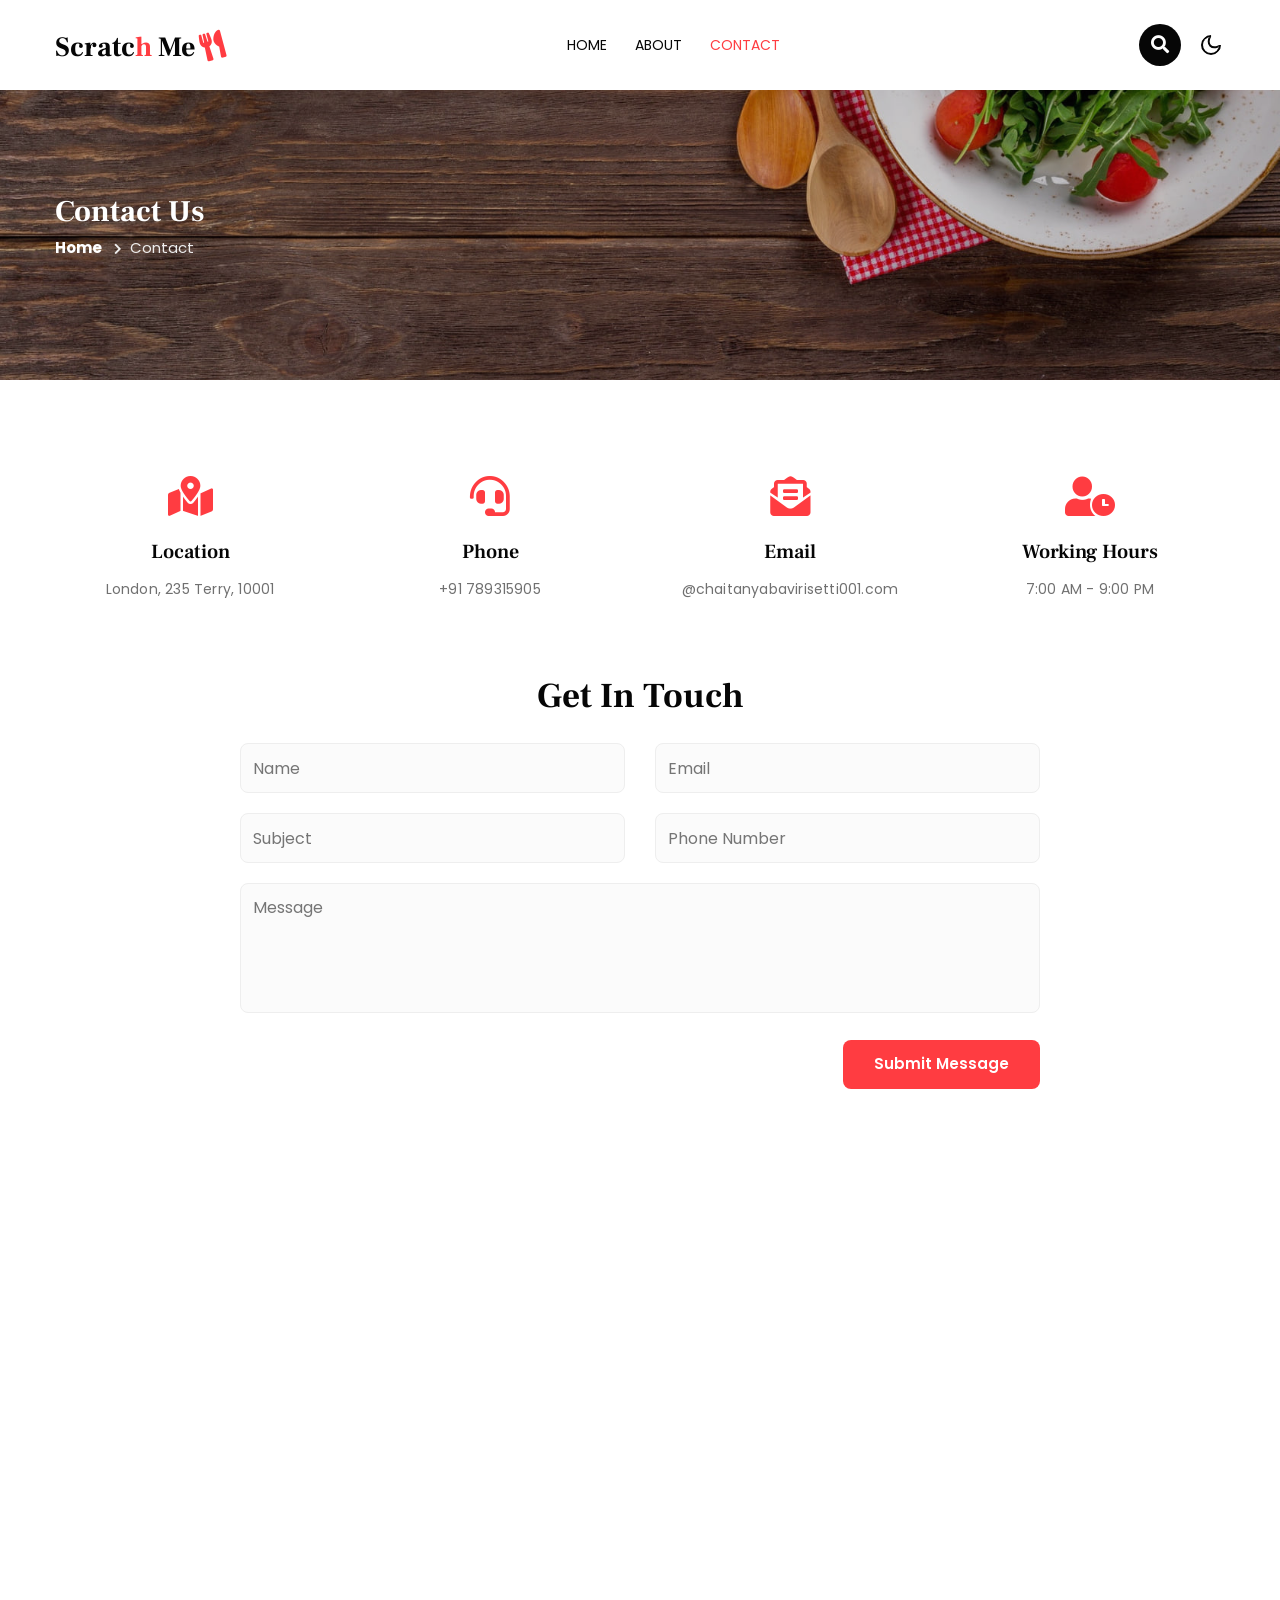
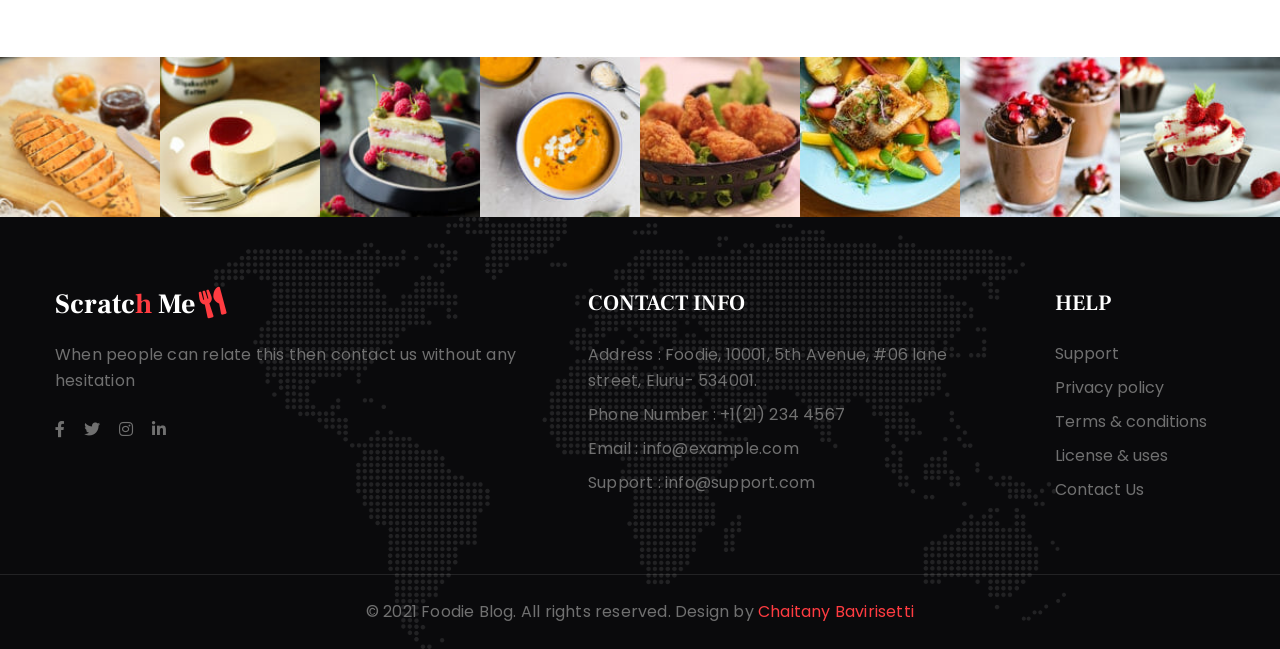
<file: Foodie-Blog-Starter/index.contacts.html>
<!doctype html>
<html lang="en">

<head>
    <!-- Required meta tags -->
    <meta charset="utf-8">
    <meta name="viewport" content="width=device-width, initial-scale=1, shrink-to-fit=no">
    <title>SCratch me - : </title>
    <!-- google-fonts -->
    <link href="//fonts.googleapis.com/css2?family=Frank+Ruhl+Libre:wght@300;400;500;700;900&display=swap"
        rel="stylesheet">
    <link
        href="//fonts.googleapis.com/css2?family=Poppins:ital,wght@0,100;0,200;0,300;0,400;0,500;0,600;0,700;0,800;0,900;1,100;1,200;1,300;1,400;1,500;1,600;1,700;1,800;1,900&display=swap"
        rel="stylesheet">
    <!-- //google-fonts -->
    <!-- Template CSS Style link -->
    <link rel="stylesheet" href="assets/css/style-starter.css">
    <link rel="canonical" href="https://scratchme.netlify.app/index.contacts.html" />

</head>

<body>
    <!--header-->
    <header id="site-header" class="fixed-top">
        <div class="container">
            <nav class="navbar navbar-expand-lg stroke">
                <h1>
                    <a class="navbar-brand" href="index.html">
                        Scratc<span>h
                        </span> Me<i class="fas fa-utensils"></i>
                    </a>
                </h1>
                <!-- if logo is image enable this   
    <a class="navbar-brand" href="#index.html">
        <img src="image-path" alt="Your logo" title="Your logo" style="height:35px;" />
    </a> -->
                <button class="navbar-toggler  collapsed bg-gradient" type="button" data-toggle="collapse"
                    data-target="#navbarTogglerDemo02" aria-controls="navbarTogglerDemo02" aria-expanded="false"
                    aria-label="Toggle navigation">
                    <span class="navbar-toggler-icon fa icon-expand fa-bars"></span>
                    <span class="navbar-toggler-icon fa icon-close fa-times"></span>
                </button>

                <div class="collapse navbar-collapse" id="navbarTogglerDemo02">
                    <ul class="navbar-nav mx-lg-auto">
                        <li class="nav-item">
                            <a class="nav-link" href="index.html">Home <span class="sr-only">(current)</span></a>
                        </li>
                        <li class="nav-item">
                            <a class="nav-link" href="index.about.html">About</a>
                        </li>
                        <li class="nav-item active">
                            <a class="nav-link" href="index.contacts.html">Contact</a>
                        </li>
                    </ul>
                </div>
                <!-- search button -->
                <div class="search-right ml-lg-3">
                    <div class="search-container">
                        <form action="/search" method="get">
                            <input class="search expandright" id="searchright" type="search" name="q"
                                placeholder="Search">
                            <label class="button searchbutton" for="searchright"><i class="fas fa-search"></i></label>
                        </form>
                    </div>
                </div>
                <!-- //search button -->
                <!-- toggle switch for light and dark theme -->
                <div class="cont-ser-position">
                    <nav class="navigation">
                        <div class="theme-switch-wrapper">
                            <label class="theme-switch" for="checkbox">
                                <input type="checkbox" id="checkbox">
                                <div class="mode-container">
                                    <i class="gg-sun"></i>
                                    <i class="gg-moon"></i>
                                </div>
                            </label>
                        </div>
                    </nav>
                </div>
                <!-- //toggle switch for light and dark theme -->
            </nav>
        </div>
    </header>
    <!--//header-->

    <!-- inner banner -->
    <section class="inner-banner py-5">
        <div class="w3l-breadcrumb py-lg-5">
            <div class="container pt-sm-5 pt-4 pb-sm-4">
                <h4 class="inner-text-title font-weight-bold pt-5">Contact Us</h4>
                <ul class="breadcrumbs-custom-path">
                    <li><a href="index.html">Home</a></li>
                    <li class="active"><span class="fa fa-chevron-right mx-2" aria-hidden="true"></span>Contact</li>
                </ul>
            </div>
        </div>
    </section>
    <!-- //inner banner -->

    <!-- contact -->
    <!-- contact section -->
    <section class="w3l-contact-11 py-5" id="contact">
        <div class="container py-md-5 py-4">
            <div class="row text-center mb-5 pb-sm-4">
                <div class="col-lg-3 col-sm-6 contact-info">
                    <i class="fas fa-map-marked-alt"></i>
                    <h4>Location</h4>
                    <p>London, 235 Terry, 10001</p>
                </div>
                <div class="col-lg-3 col-sm-6 contact-info mt-md-0 mt-4">
                    <i class="fas fa-headset"></i>
                    <h4>Phone</h4>
                    <p><a href="tel:+44 987 654 321">+91 789315905</a></p>
                </div>
                <div class="col-lg-3 col-sm-6 contact-info mt-lg-0 mt-4">
                    <i class="fas fa-envelope-open-text"></i>
                    <h4>Email</h4>
                    <p><a href="mailto:mail@example.com" class="email">@chaitanyabavirisetti001.com</a></p>
                </div>
                <div class="col-lg-3 col-sm-6 contact-info mt-lg-0 mt-4">
                    <i class="fas fa-user-clock"></i>
                    <h4>Working Hours</h4>
                    <p>7:00 AM - 9:00 PM</p>
                </div>
            </div>
            <div class="form-inner-cont mx-auto" style="max-width:800px">
                <h3 class="title-style text-center mb-4">Get In Touch</h3>
                <form action="https://sendmail.w3layouts.com/submitForm" method="post" class="signin-form">
                    <div class="row align-form-map">
                        <div class="col-sm-6 form-input">
                            <input type="text" name="w3lName" id="w3lName" placeholder="Name" />
                        </div>
                        <div class="col-sm-6 form-input">
                            <input type="email" name="w3lSender" id="w3lSender" placeholder="Email" required="" />
                        </div>
                        <div class="col-sm-6 form-input">
                            <input type="text" name="w3lSubect" placeholder="Subject" class="contact-input">
                        </div>
                        <div class="col-sm-6 form-input">
                            <input type="number" name="w3lPhone" placeholder="Phone Number" class="contact-input">
                        </div>
                    </div>
                    <div class="form-input">
                        <textarea placeholder="Message" name="w3lMessage" id="w3lMessage" required=""></textarea>
                    </div>
                    <div class="submit text-right">
                        <button type="submit" class="btn btn-style">Submit
                            Message</button>
                    </div>
                </form>
            </div>
            <!-- map -->
            <div class="map-iframe mt-5 pt-md-4">
                <iframe
                    src="https://www.google.com/maps/embed?pb=!1m18!1m12!1m3!1d317718.69319292053!2d-0.3817765050863085!3d51.528307984912544!2m3!1f0!2f0!3f0!3m2!1i1024!2i768!4f13.1!3m3!1m2!1s0x47d8a00baf21de75%3A0x52963a5addd52a99!2sLondon%2C+UK!5e0!3m2!1sen!2spl!4v1562654563739!5m2!1sen!2spl"
                    width="100%" height="400" frameborder="0" style="border: 0px;" allowfullscreen=""></iframe>
            </div>
        </div>
    </section>
    <!-- //contact section -->
    <!-- //contact -->

    <!-- instagram-feeds -->
    <div class="projects" id="special">
        <div class="projects-grids">
            <div class="istagram-feeds">
                <div class="projects-w3l-grid-info">
                    <a href="blog-single.html"><img src="assets/images/blog-s1.jpg" class="img-fluid" alt="" />
                        <div class="content-overlay"></div>
                        <div class="content-details fadeIn-top">
                            <span class="fab fa-instagram"></span>
                        </div>
                    </a>
                </div>
                <div class="projects-w3l-grid-info">
                    <a href="blog-single.html"><img src="assets/images/blog-s2.jpg" class="img-fluid" alt="" />
                        <div class="content-overlay"></div>
                        <div class="content-details fadeIn-top">
                            <span class="fab fa-instagram"></span>
                        </div>
                    </a>
                </div>
                <div class="projects-w3l-grid-info">
                    <a href="blog-single.html"><img src="assets/images/blog-s3.jpg" class="img-fluid" alt="" />
                        <div class="content-overlay"></div>
                        <div class="content-details fadeIn-top">
                            <span class="fab fa-instagram"></span>
                        </div>
                    </a>
                </div>
                <div class="projects-w3l-grid-info">
                    <a href="blog-single.html"><img src="assets/images/blog-s4.jpg" class="img-fluid" alt="" />
                        <div class="content-overlay"></div>
                        <div class="content-details fadeIn-top">
                            <span class="fab fa-instagram"></span>
                        </div>
                    </a>
                </div>
                <div class="projects-w3l-grid-info">
                    <a href="blog-single.html"><img src="assets/images/blog-s5.jpg" class="img-fluid" alt="" />
                        <div class="content-overlay"></div>
                        <div class="content-details fadeIn-top">
                            <span class="fab fa-instagram"></span>
                        </div>
                    </a>
                </div>
                <div class="projects-w3l-grid-info">
                    <a href="blog-single.html"><img src="assets/images/blog-s6.jpg" class="img-fluid" alt="" />
                        <div class="content-overlay"></div>
                        <div class="content-details fadeIn-top">
                            <span class="fab fa-instagram"></span>
                        </div>
                    </a>
                </div>
                <div class="projects-w3l-grid-info">
                    <a href="blog-single.html"><img src="assets/images/blog-s8.jpg" class="img-fluid" alt="" />
                        <div class="content-overlay"></div>
                        <div class="content-details fadeIn-top">
                            <span class="fab fa-instagram"></span>
                        </div>
                    </a>
                </div>
                <div class="projects-w3l-grid-info">
                    <a href="blog-single.html"><img src="assets/images/blog-s7.jpg" class="img-fluid" alt="" />
                        <div class="content-overlay"></div>
                        <div class="content-details fadeIn-top">
                            <span class="fab fa-instagram"></span>
                        </div>
                    </a>
                </div>
            </div>
        </div>
    </div>
    <!-- //instagram-feeds -->

    <!-- footer -->
    <footer class="w3l-footer-29-main">
        <div class="footer-29 py-5">
            <div class="container py-sm-4">
                <div class="row footer-top-29">
                    <div class="col-lg-5 col-md-6 footer-list-29 footer-1">
                        <h2 class="mb-4">
                            <a class="footer-logo" href="index.html">
                                Scratc<span>h</span> Me<i class="fas fa-utensils"></i>
                            </a>
                        </h2>
                        <p>When people can relate this then contact us without any hesitation</p>
                        <div class="main-social-footer-29 mt-md-4 mt-3">
                            <a href="#facebook" class="facebook"><i class="fab fa-facebook-f"></i></a>
                            <a href="#twitter" class="twitter"><i class="fab fa-twitter"></i></a>
                            <a href="#instagram" class="instagram"><i class="fab fa-instagram"></i></a>
                            <a href="#linkedin" class="linkedin"><i class="fab fa-linkedin-in"></i></a>
                        </div>
                    </div>

                    <div class="col-xl-5 col-lg-4 col-md-6 footer-list-29 footer-1 px-xl-5 mt-md-0 mt-5">
                        <h6 class="footer-title-29">Contact Info </h6>
                        <p class="mb-2">Address : Foodie, 10001, 5th Avenue, #06 lane street, Eluru- 534001.
                        </p>
                        <p class="mb-2">Phone Number : <a href="tel:+1(21) 234 4567">+1(21) 234 4567</a></p>
                        <p class="mb-2">Email : <a href="mailto:info@example.com">info@example.com</a></p>
                        <p>Support : <a href="mailto:info@support.com">info@support.com</a></p>
                    </div>

                    <div class="col-xl-2 col-lg-3 col-md-6 col-sm-5 col-6 footer-list-29 footer-2 mt-lg-0 mt-5">
                        <ul>
                            <h6 class="footer-title-29">Help</h6>
                            <li><a href="#support">Support</a></li>
                            <li><a href="#privacy">Privacy policy</a></li>
                            <li><a href="#terms">Terms & conditions</a></li>
                            <li><a href="#license">License & uses</a></li>
                            <li><a href="contact.html">Contact Us</a></li>
                        </ul>
                    </div>
                </div>
            </div>
        </div>
        <!-- copyright -->
        <section class="w3l-copyright text-center">
            <div class="container">
                <p class="copy-footer-29">© 2021 Foodie Blog. All rights reserved. Design by <a
                        href="https://w3layouts.com/" target="_blank">
                        Chaitany Bavirisetti</a></p>
            </div>
        </section>
        <!-- //copyright -->
    </footer>
    <!-- //footer -->

    <!-- Js scripts -->
    <!-- move top -->
    <button onclick="topFunction()" id="movetop" title="Go to top">
        <span class="fas fa-level-up-alt" aria-hidden="true"></span>
    </button>
    <script>
        // When the user scrolls down 20px from the top of the document, show the button
        window.onscroll = function () {
            scrollFunction()
        };

        function scrollFunction() {
            if (document.body.scrollTop > 20 || document.documentElement.scrollTop > 20) {
                document.getElementById("movetop").style.display = "block";
            } else {
                document.getElementById("movetop").style.display = "none";
            }
        }

        // When the user clicks on the button, scroll to the top of the document
        function topFunction() {
            document.body.scrollTop = 0;
            document.documentElement.scrollTop = 0;
        }
    </script>
    <!-- //move top -->

    <!-- common jquery plugin -->
    <script src="assets/js/jquery-3.3.1.min.js"></script>
    <!-- //common jquery plugin -->

    <!-- theme switch js (light and dark)-->
    <script src="assets/js/theme-change.js"></script>
    <!-- //theme switch js (light and dark)-->

    <!-- MENU-JS -->
    <script>
        $(window).on("scroll", function () {
            var scroll = $(window).scrollTop();

            if (scroll >= 80) {
                $("#site-header").addClass("nav-fixed");
            } else {
                $("#site-header").removeClass("nav-fixed");
            }
        });

        //Main navigation Active Class Add Remove
        $(".navbar-toggler").on("click", function () {
            $("header").toggleClass("active");
        });
        $(document).on("ready", function () {
            if ($(window).width() > 991) {
                $("header").removeClass("active");
            }
            $(window).on("resize", function () {
                if ($(window).width() > 991) {
                    $("header").removeClass("active");
                }
            });
        });
    </script>
    <!-- //MENU-JS -->

    <!-- disable body scroll which navbar is in active -->
    <script>
        $(function () {
            $('.navbar-toggler').click(function () {
                $('body').toggleClass('noscroll');
            })
        });
    </script>
    <!-- //disable body scroll which navbar is in active -->

    <!-- bootstrap -->
    <script src="assets/js/bootstrap.min.js"></script>
    <!-- //bootstrap -->
    <!-- //Js scripts -->
</body>

</html>
</file>
<file: Foodie-Blog-Starter/assets/css/style-starter.css>
@charset "UTF-8";


:root {
  --blue: #007bff;
  --indigo: #6610f2;
  --purple: #6f42c1;
  --pink: #e83e8c;
  --red: #dc3545;
  --orange: #fd7e14;
  --yellow: #ffc107;
  --green: #28a745;
  --teal: #20c997;
  --cyan: #17a2b8;
  --white: #fff;
  --gray: #6c757d;
  --gray-dark: #343a40;
  --primary: #f34235;
  --secondary: #131514;
  --success: #28a745;
  --info: #17a2b8;
  --warning: #ffc107;
  --danger: #dc3545;
  --light: #f8f9fa;
  --dark: #343a40;
  --breakpoint-xs: 0;
  --breakpoint-sm: 576px;
  --breakpoint-md: 768px;
  --breakpoint-lg: 992px;
  --breakpoint-xl: 1200px;
  --font-family-sans-serif: -apple-system, BlinkMacSystemFont, "Segoe UI", Roboto, "Helvetica Neue", Arial, "Noto Sans", sans-serif, "Apple Color Emoji", "Segoe UI Emoji", "Segoe UI Symbol", "Noto Color Emoji";
  --font-family-monospace: SFMono-Regular, Menlo, Monaco, Consolas, "Liberation Mono", "Courier New", monospace;
}

*,
*::before,
*::after {
  box-sizing: border-box;
}

html {
  font-family: sans-serif;
  line-height: 1.15;
  -webkit-text-size-adjust: 100%;
  -webkit-tap-highlight-color: rgba(0, 0, 0, 0);
}

article,
aside,
figcaption,
figure,
footer,
header,
hgroup,
main,
nav,
section {
  display: block;
}

body {
  margin: 0;
  font-family: -apple-system, BlinkMacSystemFont, "Segoe UI", Roboto, "Helvetica Neue", Arial, "Noto Sans", sans-serif, "Apple Color Emoji", "Segoe UI Emoji", "Segoe UI Symbol", "Noto Color Emoji";
  font-size: 1rem;
  font-weight: 400;
  line-height: 1.5;
  color: #212529;
  text-align: left;
  background-color: #fff;
}

[tabindex="-1"]:focus:not(:focus-visible) {
  outline: 0 !important;
}

hr {
  box-sizing: content-box;
  height: 0;
  overflow: visible;
}

h1,
h2,
h3,
h4,
h5,
h6 {
  margin-top: 0;
  margin-bottom: 0.5rem;
}

p {
  margin-top: 0;
  margin-bottom: 1rem;
}

abbr[title],
abbr[data-original-title] {
  text-decoration: underline;
  -webkit-text-decoration: underline dotted;
  text-decoration: underline dotted;
  cursor: help;
  border-bottom: 0;
  -webkit-text-decoration-skip-ink: none;
  text-decoration-skip-ink: none;
}

address {
  margin-bottom: 1rem;
  font-style: normal;
  line-height: inherit;
}

ol,
ul,
dl {
  margin-top: 0;
  margin-bottom: 1rem;
}

ol ol,
ul ul,
ol ul,
ul ol {
  margin-bottom: 0;
}

dt {
  font-weight: 600;
}

dd {
  margin-bottom: .5rem;
  margin-left: 0;
}

blockquote {
  margin: 0 0 1rem;
}

b,
strong {
  font-weight: bolder;
}

small {
  font-size: 80%;
}

sub,
sup {
  position: relative;
  font-size: 75%;
  line-height: 0;
  vertical-align: baseline;
}

sub {
  bottom: -.25em;
}

sup {
  top: -.5em;
}

a {
  color: var(--font-color);
  text-decoration: none;
  background-color: transparent;
}

a:hover {
  color: var(--primary-color);
  text-decoration: underline;
}

a,
a:hover,
button,
button:hover {
  text-decoration: none;
  transition: .5s all;
  -moz-transition: .5s all;
}

a:not([href]) {
  color: inherit;
  text-decoration: none;
}

a:not([href]):hover {
  color: inherit;
  text-decoration: none;
}

pre,
code,
kbd,
samp {
  font-family: SFMono-Regular, Menlo, Monaco, Consolas, "Liberation Mono", "Courier New", monospace;
  font-size: 1em;
}

pre {
  margin-top: 0;
  margin-bottom: 1rem;
  overflow: auto;
}

figure {
  margin: 0 0 1rem;
}

img {
  vertical-align: middle;
  border-style: none;
}

svg {
  overflow: hidden;
  vertical-align: middle;
}

table {
  border-collapse: collapse;
}

caption {
  padding-top: 0.75rem;
  padding-bottom: 0.75rem;
  color: #6c757d;
  text-align: left;
  caption-side: bottom;
}

th {
  text-align: inherit;
}

label {
  display: inline-block;
  margin-bottom: 0.5rem;
}

button {
  border-radius: 0;
}

button:focus {
  outline: 1px dotted;
  outline: 5px auto -webkit-focus-ring-color;
}

input,
button,
select,
optgroup,
textarea {
  margin: 0;
  font-family: inherit;
  font-size: inherit;
  line-height: inherit;
}

button,
input {
  overflow: visible;
}

button,
select {
  text-transform: none;
}

select {
  word-wrap: normal;
}

button,
[type="button"],
[type="reset"],
[type="submit"] {
  -webkit-appearance: button;
}

button:not(:disabled),
[type="button"]:not(:disabled),
[type="reset"]:not(:disabled),
[type="submit"]:not(:disabled) {
  cursor: pointer;
}

button::-moz-focus-inner,
[type="button"]::-moz-focus-inner,
[type="reset"]::-moz-focus-inner,
[type="submit"]::-moz-focus-inner {
  padding: 0;
  border-style: none;
}

input[type="radio"],
input[type="checkbox"] {
  box-sizing: border-box;
  padding: 0;
}

input[type="date"],
input[type="time"],
input[type="datetime-local"],
input[type="month"] {
  -webkit-appearance: listbox;
}

textarea {
  overflow: auto;
  resize: vertical;
}

fieldset {
  min-width: 0;
  padding: 0;
  margin: 0;
  border: 0;
}

legend {
  display: block;
  width: 100%;
  max-width: 100%;
  padding: 0;
  margin-bottom: .5rem;
  font-size: 1.5rem;
  line-height: inherit;
  color: inherit;
  white-space: normal;
}

@media (max-width: 1200px) {
  legend {
    font-size: calc(1.275rem + 0.3vw);
  }
}

progress {
  vertical-align: baseline;
}

[type="number"]::-webkit-inner-spin-button,
[type="number"]::-webkit-outer-spin-button {
  height: auto;
}

[type="search"] {
  outline-offset: -2px;
  -webkit-appearance: none;
}

[type="search"]::-webkit-search-decoration {
  -webkit-appearance: none;
}

::-webkit-file-upload-button {
  font: inherit;
  -webkit-appearance: button;
}

output {
  display: inline-block;
}

summary {
  display: list-item;
  cursor: pointer;
}

template {
  display: none;
}

[hidden] {
  display: none !important;
}

h1,
h2,
h3,
h4,
h5,
h6,
.h1,
.h2,
.h3,
.h4,
.h5,
.h6 {
  margin-bottom: 0.5rem;
  font-weight: 400;
  line-height: 28px;
}

h1,
.h1 {
  font-size: 2.5rem;
}

@media (max-width: 1200px) {

  h1,
  .h1 {
    font-size: calc(1.375rem + 1.5vw);
  }
}

h2,
.h2 {
  font-size: 2rem;
}

@media (max-width: 1200px) {

  h2,
  .h2 {
    font-size: calc(1.325rem + 0.9vw);
  }
}

h3,
.h3 {
  font-size: 1.75rem;
}

@media (max-width: 1200px) {

  h3,
  .h3 {
    font-size: calc(1.3rem + 0.6vw);
  }
}

h4,
.h4 {
  font-size: 1.5rem;
}

@media (max-width: 1200px) {

  h4,
  .h4 {
    font-size: calc(1.275rem + 0.3vw);
  }
}

h5,
.h5 {
  font-size: 1.25rem;
}

h6,
.h6 {
  font-size: 1rem;
}

.lead {
  font-size: 1.25rem;
  font-weight: 300;
}

.display-1 {
  font-size: 6rem;
  font-weight: 300;
  line-height: 1.2;
}

@media (max-width: 1200px) {
  .display-1 {
    font-size: calc(1.725rem + 5.7vw);
  }
}

.display-2 {
  font-size: 5.5rem;
  font-weight: 300;
  line-height: 1.2;
}

@media (max-width: 1200px) {
  .display-2 {
    font-size: calc(1.675rem + 5.1vw);
  }
}

.display-3 {
  font-size: 4.5rem;
  font-weight: 300;
  line-height: 1.2;
}

@media (max-width: 1200px) {
  .display-3 {
    font-size: calc(1.575rem + 3.9vw);
  }
}

.display-4 {
  font-size: 3.5rem;
  font-weight: 300;
  line-height: 1.2;
}

@media (max-width: 1200px) {
  .display-4 {
    font-size: calc(1.475rem + 2.7vw);
  }
}

hr {
  margin-top: 1rem;
  margin-bottom: 1rem;
  border: 0;
  border-top: 1px solid rgba(0, 0, 0, 0.1);
}

small,
.small {
  font-size: 80%;
  font-weight: 400;
}

mark,
.mark {
  padding: 0.2em;
  background-color: #fcf8e3;
}

.list-unstyled {
  padding-left: 0;
  list-style: none;
}

.list-inline {
  padding-left: 0;
  list-style: none;
}

.list-inline-item {
  display: inline-block;
}

.list-inline-item:not(:last-child) {
  margin-right: 0.5rem;
}

.initialism {
  font-size: 90%;
  text-transform: uppercase;
}

.blockquote {
  margin-bottom: 1rem;
  font-size: 1.25rem;
}

.blockquote-footer {
  display: block;
  font-size: 80%;
  color: #6c757d;
}

.blockquote-footer::before {
  content: "\2014\00A0";
}

.img-fluid {
  max-width: 100%;
  height: auto;
  width: 100%;
  display: block;
}

.img-thumbnail {
  padding: 0.25rem;
  background-color: #fff;
  border: 1px solid #dee2e6;
  border-radius: 0.25rem;
  max-width: 100%;
  height: auto;
}

.figure {
  display: inline-block;
}

.figure-img {
  margin-bottom: 0.5rem;
  line-height: 1;
}

.figure-caption {
  font-size: 90%;
  color: #6c757d;
}

code {
  font-size: 87.5%;
  color: #e83e8c;
  word-wrap: break-word;
}

a>code {
  color: inherit;
}

kbd {
  padding: 0.2rem 0.4rem;
  font-size: 87.5%;
  color: #fff;
  background-color: #212529;
  border-radius: 0.2rem;
}

kbd kbd {
  padding: 0;
  font-size: 100%;
  font-weight: 600;
}

pre {
  display: block;
  font-size: 87.5%;
  color: #212529;
}

pre code {
  font-size: inherit;
  color: inherit;
  word-break: normal;
}

.pre-scrollable {
  max-height: 340px;
  overflow-y: scroll;
}

.container {
  width: 100%;
  padding-right: 15px;
  padding-left: 15px;
  margin-right: auto;
  margin-left: auto;
}

@media (min-width: 576px) {
  .container {
    max-width: 540px;
  }
}

@media (min-width: 768px) {
  .container {
    max-width: 720px;
  }
}

@media (min-width: 992px) {
  .container {
    max-width: 960px;
  }
}

@media (min-width: 1200px) {
  .container {
    max-width: 1140px;
  }
}

.container-fluid,
.container-sm,
.container-md,
.container-lg,
.container-xl {
  width: 100%;
  padding-right: 15px;
  padding-left: 15px;
  margin-right: auto;
  margin-left: auto;
}

@media (min-width: 576px) {

  .container,
  .container-sm {
    max-width: 540px;
  }
}

@media (min-width: 768px) {

  .container,
  .container-sm,
  .container-md {
    max-width: 720px;
  }
}

@media (min-width: 992px) {

  .container,
  .container-sm,
  .container-md,
  .container-lg {
    max-width: 960px;
  }
}

@media (min-width: 1200px) {

  .container,
  .container-sm,
  .container-md,
  .container-lg,
  .container-xl {
    max-width: 1140px;
  }
}

.row {
  display: flex;
  flex-wrap: wrap;
  margin-right: -15px;
  margin-left: -15px;
}

.no-gutters {
  margin-right: 0;
  margin-left: 0;
}

.no-gutters>.col,
.no-gutters>[class*="col-"] {
  padding-right: 0;
  padding-left: 0;
}

.col-1,
.col-2,
.col-3,
.col-4,
.col-5,
.col-6,
.col-7,
.col-8,
.col-9,
.col-10,
.col-11,
.col-12,
.col,
.col-auto,
.col-sm-1,
.col-sm-2,
.col-sm-3,
.col-sm-4,
.col-sm-5,
.col-sm-6,
.col-sm-7,
.col-sm-8,
.col-sm-9,
.col-sm-10,
.col-sm-11,
.col-sm-12,
.col-sm,
.col-sm-auto,
.col-md-1,
.col-md-2,
.col-md-3,
.col-md-4,
.col-md-5,
.col-md-6,
.col-md-7,
.col-md-8,
.col-md-9,
.col-md-10,
.col-md-11,
.col-md-12,
.col-md,
.col-md-auto,
.col-lg-1,
.col-lg-2,
.col-lg-3,
.col-lg-4,
.col-lg-5,
.col-lg-6,
.col-lg-7,
.col-lg-8,
.col-lg-9,
.col-lg-10,
.col-lg-11,
.col-lg-12,
.col-lg,
.col-lg-auto,
.col-xl-1,
.col-xl-2,
.col-xl-3,
.col-xl-4,
.col-xl-5,
.col-xl-6,
.col-xl-7,
.col-xl-8,
.col-xl-9,
.col-xl-10,
.col-xl-11,
.col-xl-12,
.col-xl,
.col-xl-auto {
  position: relative;
  width: 100%;
  padding-right: 15px;
  padding-left: 15px;
}

.col {
  flex-basis: 0;
  flex-grow: 1;
  max-width: 100%;
}

.row-cols-1>* {
  flex: 0 0 100%;
  max-width: 100%;
}

.row-cols-2>* {
  flex: 0 0 50%;
  max-width: 50%;
}

.row-cols-3>* {
  flex: 0 0 33.33333%;
  max-width: 33.33333%;
}

.row-cols-4>* {
  flex: 0 0 25%;
  max-width: 25%;
}

.row-cols-5>* {
  flex: 0 0 20%;
  max-width: 20%;
}

.row-cols-6>* {
  flex: 0 0 16.66667%;
  max-width: 16.66667%;
}

.col-auto {
  flex: 0 0 auto;
  width: auto;
  max-width: 100%;
}

.col-1 {
  flex: 0 0 8.33333%;
  max-width: 8.33333%;
}

.col-2 {
  flex: 0 0 16.66667%;
  max-width: 16.66667%;
}

.col-3 {
  flex: 0 0 25%;
  max-width: 25%;
}

.col-4 {
  flex: 0 0 33.33333%;
  max-width: 33.33333%;
}

.col-5 {
  flex: 0 0 41.66667%;
  max-width: 41.66667%;
}

.col-6 {
  flex: 0 0 50%;
  max-width: 50%;
}

.col-7 {
  flex: 0 0 58.33333%;
  max-width: 58.33333%;
}

.col-8 {
  flex: 0 0 66.66667%;
  max-width: 66.66667%;
}

.col-9 {
  flex: 0 0 75%;
  max-width: 75%;
}

.col-10 {
  flex: 0 0 83.33333%;
  max-width: 83.33333%;
}

.col-11 {
  flex: 0 0 91.66667%;
  max-width: 91.66667%;
}

.col-12 {
  flex: 0 0 100%;
  max-width: 100%;
}

.order-first {
  order: -1;
}

.order-last {
  order: 13;
}

.order-0 {
  order: 0;
}

.order-1 {
  order: 1;
}

.order-2 {
  order: 2;
}

.order-3 {
  order: 3;
}

.order-4 {
  order: 4;
}

.order-5 {
  order: 5;
}

.order-6 {
  order: 6;
}

.order-7 {
  order: 7;
}

.order-8 {
  order: 8;
}

.order-9 {
  order: 9;
}

.order-10 {
  order: 10;
}

.order-11 {
  order: 11;
}

.order-12 {
  order: 12;
}

.offset-1 {
  margin-left: 8.33333%;
}

.offset-2 {
  margin-left: 16.66667%;
}

.offset-3 {
  margin-left: 25%;
}

.offset-4 {
  margin-left: 33.33333%;
}

.offset-5 {
  margin-left: 41.66667%;
}

.offset-6 {
  margin-left: 50%;
}

.offset-7 {
  margin-left: 58.33333%;
}

.offset-8 {
  margin-left: 66.66667%;
}

.offset-9 {
  margin-left: 75%;
}

.offset-10 {
  margin-left: 83.33333%;
}

.offset-11 {
  margin-left: 91.66667%;
}

@media (min-width: 576px) {
  .col-sm {
    flex-basis: 0;
    flex-grow: 1;
    max-width: 100%;
  }

  .row-cols-sm-1>* {
    flex: 0 0 100%;
    max-width: 100%;
  }

  .row-cols-sm-2>* {
    flex: 0 0 50%;
    max-width: 50%;
  }

  .row-cols-sm-3>* {
    flex: 0 0 33.33333%;
    max-width: 33.33333%;
  }

  .row-cols-sm-4>* {
    flex: 0 0 25%;
    max-width: 25%;
  }

  .row-cols-sm-5>* {
    flex: 0 0 20%;
    max-width: 20%;
  }

  .row-cols-sm-6>* {
    flex: 0 0 16.66667%;
    max-width: 16.66667%;
  }

  .col-sm-auto {
    flex: 0 0 auto;
    width: auto;
    max-width: 100%;
  }

  .col-sm-1 {
    flex: 0 0 8.33333%;
    max-width: 8.33333%;
  }

  .col-sm-2 {
    flex: 0 0 16.66667%;
    max-width: 16.66667%;
  }

  .col-sm-3 {
    flex: 0 0 25%;
    max-width: 25%;
  }

  .col-sm-4 {
    flex: 0 0 33.33333%;
    max-width: 33.33333%;
  }

  .col-sm-5 {
    flex: 0 0 41.66667%;
    max-width: 41.66667%;
  }

  .col-sm-6 {
    flex: 0 0 50%;
    max-width: 50%;
  }

  .col-sm-7 {
    flex: 0 0 58.33333%;
    max-width: 58.33333%;
  }

  .col-sm-8 {
    flex: 0 0 66.66667%;
    max-width: 66.66667%;
  }

  .col-sm-9 {
    flex: 0 0 75%;
    max-width: 75%;
  }

  .col-sm-10 {
    flex: 0 0 83.33333%;
    max-width: 83.33333%;
  }

  .col-sm-11 {
    flex: 0 0 91.66667%;
    max-width: 91.66667%;
  }

  .col-sm-12 {
    flex: 0 0 100%;
    max-width: 100%;
  }

  .order-sm-first {
    order: -1;
  }

  .order-sm-last {
    order: 13;
  }

  .order-sm-0 {
    order: 0;
  }

  .order-sm-1 {
    order: 1;
  }

  .order-sm-2 {
    order: 2;
  }

  .order-sm-3 {
    order: 3;
  }

  .order-sm-4 {
    order: 4;
  }

  .order-sm-5 {
    order: 5;
  }

  .order-sm-6 {
    order: 6;
  }

  .order-sm-7 {
    order: 7;
  }

  .order-sm-8 {
    order: 8;
  }

  .order-sm-9 {
    order: 9;
  }

  .order-sm-10 {
    order: 10;
  }

  .order-sm-11 {
    order: 11;
  }

  .order-sm-12 {
    order: 12;
  }

  .offset-sm-0 {
    margin-left: 0;
  }

  .offset-sm-1 {
    margin-left: 8.33333%;
  }

  .offset-sm-2 {
    margin-left: 16.66667%;
  }

  .offset-sm-3 {
    margin-left: 25%;
  }

  .offset-sm-4 {
    margin-left: 33.33333%;
  }

  .offset-sm-5 {
    margin-left: 41.66667%;
  }

  .offset-sm-6 {
    margin-left: 50%;
  }

  .offset-sm-7 {
    margin-left: 58.33333%;
  }

  .offset-sm-8 {
    margin-left: 66.66667%;
  }

  .offset-sm-9 {
    margin-left: 75%;
  }

  .offset-sm-10 {
    margin-left: 83.33333%;
  }

  .offset-sm-11 {
    margin-left: 91.66667%;
  }
}

@media (min-width: 768px) {
  .col-md {
    flex-basis: 0;
    flex-grow: 1;
    max-width: 100%;
  }

  .row-cols-md-1>* {
    flex: 0 0 100%;
    max-width: 100%;
  }

  .row-cols-md-2>* {
    flex: 0 0 50%;
    max-width: 50%;
  }

  .row-cols-md-3>* {
    flex: 0 0 33.33333%;
    max-width: 33.33333%;
  }

  .row-cols-md-4>* {
    flex: 0 0 25%;
    max-width: 25%;
  }

  .row-cols-md-5>* {
    flex: 0 0 20%;
    max-width: 20%;
  }

  .row-cols-md-6>* {
    flex: 0 0 16.66667%;
    max-width: 16.66667%;
  }

  .col-md-auto {
    flex: 0 0 auto;
    width: auto;
    max-width: 100%;
  }

  .col-md-1 {
    flex: 0 0 8.33333%;
    max-width: 8.33333%;
  }

  .col-md-2 {
    flex: 0 0 16.66667%;
    max-width: 16.66667%;
  }

  .col-md-3 {
    flex: 0 0 25%;
    max-width: 25%;
  }

  .col-md-4 {
    flex: 0 0 33.33333%;
    max-width: 33.33333%;
  }

  .col-md-5 {
    flex: 0 0 41.66667%;
    max-width: 41.66667%;
  }

  .col-md-6 {
    flex: 0 0 50%;
    max-width: 50%;
  }

  .col-md-7 {
    flex: 0 0 58.33333%;
    max-width: 58.33333%;
  }

  .col-md-8 {
    flex: 0 0 66.66667%;
    max-width: 66.66667%;
  }

  .col-md-9 {
    flex: 0 0 75%;
    max-width: 75%;
  }

  .col-md-10 {
    flex: 0 0 83.33333%;
    max-width: 83.33333%;
  }

  .col-md-11 {
    flex: 0 0 91.66667%;
    max-width: 91.66667%;
  }

  .col-md-12 {
    flex: 0 0 100%;
    max-width: 100%;
  }

  .order-md-first {
    order: -1;
  }

  .order-md-last {
    order: 13;
  }

  .order-md-0 {
    order: 0;
  }

  .order-md-1 {
    order: 1;
  }

  .order-md-2 {
    order: 2;
  }

  .order-md-3 {
    order: 3;
  }

  .order-md-4 {
    order: 4;
  }

  .order-md-5 {
    order: 5;
  }

  .order-md-6 {
    order: 6;
  }

  .order-md-7 {
    order: 7;
  }

  .order-md-8 {
    order: 8;
  }

  .order-md-9 {
    order: 9;
  }

  .order-md-10 {
    order: 10;
  }

  .order-md-11 {
    order: 11;
  }

  .order-md-12 {
    order: 12;
  }

  .offset-md-0 {
    margin-left: 0;
  }

  .offset-md-1 {
    margin-left: 8.33333%;
  }

  .offset-md-2 {
    margin-left: 16.66667%;
  }

  .offset-md-3 {
    margin-left: 25%;
  }

  .offset-md-4 {
    margin-left: 33.33333%;
  }

  .offset-md-5 {
    margin-left: 41.66667%;
  }

  .offset-md-6 {
    margin-left: 50%;
  }

  .offset-md-7 {
    margin-left: 58.33333%;
  }

  .offset-md-8 {
    margin-left: 66.66667%;
  }

  .offset-md-9 {
    margin-left: 75%;
  }

  .offset-md-10 {
    margin-left: 83.33333%;
  }

  .offset-md-11 {
    margin-left: 91.66667%;
  }
}

@media (min-width: 992px) {
  .col-lg {
    flex-basis: 0;
    flex-grow: 1;
    max-width: 100%;
  }

  .row-cols-lg-1>* {
    flex: 0 0 100%;
    max-width: 100%;
  }

  .row-cols-lg-2>* {
    flex: 0 0 50%;
    max-width: 50%;
  }

  .row-cols-lg-3>* {
    flex: 0 0 33.33333%;
    max-width: 33.33333%;
  }

  .row-cols-lg-4>* {
    flex: 0 0 25%;
    max-width: 25%;
  }

  .row-cols-lg-5>* {
    flex: 0 0 20%;
    max-width: 20%;
  }

  .row-cols-lg-6>* {
    flex: 0 0 16.66667%;
    max-width: 16.66667%;
  }

  .col-lg-auto {
    flex: 0 0 auto;
    width: auto;
    max-width: 100%;
  }

  .col-lg-1 {
    flex: 0 0 8.33333%;
    max-width: 8.33333%;
  }

  .col-lg-2 {
    flex: 0 0 16.66667%;
    max-width: 16.66667%;
  }

  .col-lg-3 {
    flex: 0 0 25%;
    max-width: 25%;
  }

  .col-lg-4 {
    flex: 0 0 33.33333%;
    max-width: 33.33333%;
  }

  .col-lg-5 {
    flex: 0 0 41.66667%;
    max-width: 41.66667%;
  }

  .col-lg-6 {
    flex: 0 0 50%;
    max-width: 50%;
  }

  .col-lg-7 {
    flex: 0 0 58.33333%;
    max-width: 58.33333%;
  }

  .col-lg-8 {
    flex: 0 0 66.66667%;
    max-width: 66.66667%;
  }

  .col-lg-9 {
    flex: 0 0 75%;
    max-width: 75%;
  }

  .col-lg-10 {
    flex: 0 0 83.33333%;
    max-width: 83.33333%;
  }

  .col-lg-11 {
    flex: 0 0 91.66667%;
    max-width: 91.66667%;
  }

  .col-lg-12 {
    flex: 0 0 100%;
    max-width: 100%;
  }

  .order-lg-first {
    order: -1;
  }

  .order-lg-last {
    order: 13;
  }

  .order-lg-0 {
    order: 0;
  }

  .order-lg-1 {
    order: 1;
  }

  .order-lg-2 {
    order: 2;
  }

  .order-lg-3 {
    order: 3;
  }

  .order-lg-4 {
    order: 4;
  }

  .order-lg-5 {
    order: 5;
  }

  .order-lg-6 {
    order: 6;
  }

  .order-lg-7 {
    order: 7;
  }

  .order-lg-8 {
    order: 8;
  }

  .order-lg-9 {
    order: 9;
  }

  .order-lg-10 {
    order: 10;
  }

  .order-lg-11 {
    order: 11;
  }

  .order-lg-12 {
    order: 12;
  }

  .offset-lg-0 {
    margin-left: 0;
  }

  .offset-lg-1 {
    margin-left: 8.33333%;
  }

  .offset-lg-2 {
    margin-left: 16.66667%;
  }

  .offset-lg-3 {
    margin-left: 25%;
  }

  .offset-lg-4 {
    margin-left: 33.33333%;
  }

  .offset-lg-5 {
    margin-left: 41.66667%;
  }

  .offset-lg-6 {
    margin-left: 50%;
  }

  .offset-lg-7 {
    margin-left: 58.33333%;
  }

  .offset-lg-8 {
    margin-left: 66.66667%;
  }

  .offset-lg-9 {
    margin-left: 75%;
  }

  .offset-lg-10 {
    margin-left: 83.33333%;
  }

  .offset-lg-11 {
    margin-left: 91.66667%;
  }
}

@media (min-width: 1200px) {
  .col-xl {
    flex-basis: 0;
    flex-grow: 1;
    max-width: 100%;
  }

  .row-cols-xl-1>* {
    flex: 0 0 100%;
    max-width: 100%;
  }

  .row-cols-xl-2>* {
    flex: 0 0 50%;
    max-width: 50%;
  }

  .row-cols-xl-3>* {
    flex: 0 0 33.33333%;
    max-width: 33.33333%;
  }

  .row-cols-xl-4>* {
    flex: 0 0 25%;
    max-width: 25%;
  }

  .row-cols-xl-5>* {
    flex: 0 0 20%;
    max-width: 20%;
  }

  .row-cols-xl-6>* {
    flex: 0 0 16.66667%;
    max-width: 16.66667%;
  }

  .col-xl-auto {
    flex: 0 0 auto;
    width: auto;
    max-width: 100%;
  }

  .col-xl-1 {
    flex: 0 0 8.33333%;
    max-width: 8.33333%;
  }

  .col-xl-2 {
    flex: 0 0 16.66667%;
    max-width: 16.66667%;
  }

  .col-xl-3 {
    flex: 0 0 25%;
    max-width: 25%;
  }

  .col-xl-4 {
    flex: 0 0 33.33333%;
    max-width: 33.33333%;
  }

  .col-xl-5 {
    flex: 0 0 41.66667%;
    max-width: 41.66667%;
  }

  .col-xl-6 {
    flex: 0 0 50%;
    max-width: 50%;
  }

  .col-xl-7 {
    flex: 0 0 58.33333%;
    max-width: 58.33333%;
  }

  .col-xl-8 {
    flex: 0 0 66.66667%;
    max-width: 66.66667%;
  }

  .col-xl-9 {
    flex: 0 0 75%;
    max-width: 75%;
  }

  .col-xl-10 {
    flex: 0 0 83.33333%;
    max-width: 83.33333%;
  }

  .col-xl-11 {
    flex: 0 0 91.66667%;
    max-width: 91.66667%;
  }

  .col-xl-12 {
    flex: 0 0 100%;
    max-width: 100%;
  }

  .order-xl-first {
    order: -1;
  }

  .order-xl-last {
    order: 13;
  }

  .order-xl-0 {
    order: 0;
  }

  .order-xl-1 {
    order: 1;
  }

  .order-xl-2 {
    order: 2;
  }

  .order-xl-3 {
    order: 3;
  }

  .order-xl-4 {
    order: 4;
  }

  .order-xl-5 {
    order: 5;
  }

  .order-xl-6 {
    order: 6;
  }

  .order-xl-7 {
    order: 7;
  }

  .order-xl-8 {
    order: 8;
  }

  .order-xl-9 {
    order: 9;
  }

  .order-xl-10 {
    order: 10;
  }

  .order-xl-11 {
    order: 11;
  }

  .order-xl-12 {
    order: 12;
  }

  .offset-xl-0 {
    margin-left: 0;
  }

  .offset-xl-1 {
    margin-left: 8.33333%;
  }

  .offset-xl-2 {
    margin-left: 16.66667%;
  }

  .offset-xl-3 {
    margin-left: 25%;
  }

  .offset-xl-4 {
    margin-left: 33.33333%;
  }

  .offset-xl-5 {
    margin-left: 41.66667%;
  }

  .offset-xl-6 {
    margin-left: 50%;
  }

  .offset-xl-7 {
    margin-left: 58.33333%;
  }

  .offset-xl-8 {
    margin-left: 66.66667%;
  }

  .offset-xl-9 {
    margin-left: 75%;
  }

  .offset-xl-10 {
    margin-left: 83.33333%;
  }

  .offset-xl-11 {
    margin-left: 91.66667%;
  }
}

.table {
  width: 100%;
  margin-bottom: 1rem;
  color: #212529;
}

.table th,
.table td {
  padding: 0.75rem;
  vertical-align: top;
  border-top: 1px solid #dee2e6;
}

.table thead th {
  vertical-align: bottom;
  border-bottom: 2px solid #dee2e6;
}

.table tbody+tbody {
  border-top: 2px solid #dee2e6;
}

.table-sm th,
.table-sm td {
  padding: 0.3rem;
}

.table-bordered {
  border: 1px solid #dee2e6;
}

.table-bordered th,
.table-bordered td {
  border: 1px solid #dee2e6;
}

.table-bordered thead th,
.table-bordered thead td {
  border-bottom-width: 2px;
}

.table-borderless th,
.table-borderless td,
.table-borderless thead th,
.table-borderless tbody+tbody {
  border: 0;
}

.table-striped tbody tr:nth-of-type(odd) {
  background-color: rgba(0, 0, 0, 0.05);
}

.table-hover tbody tr:hover {
  color: #212529;
  background-color: rgba(0, 0, 0, 0.075);
}

.table-primary,
.table-primary>th,
.table-primary>td {
  background-color: #c4f0df;
}

.table-primary th,
.table-primary td,
.table-primary thead th,
.table-primary tbody+tbody {
  border-color: #92e3c3;
}

.table-hover .table-primary:hover {
  background-color: #b0ebd4;
}

.table-hover .table-primary:hover>td,
.table-hover .table-primary:hover>th {
  background-color: #b0ebd4;
}

.table-secondary,
.table-secondary>th,
.table-secondary>td {
  background-color: #c8c7d3;
}

.table-secondary th,
.table-secondary td,
.table-secondary thead th,
.table-secondary tbody+tbody {
  border-color: #9996ae;
}

.table-hover .table-secondary:hover {
  background-color: #bab9c8;
}

.table-hover .table-secondary:hover>td,
.table-hover .table-secondary:hover>th {
  background-color: #bab9c8;
}

.table-success,
.table-success>th,
.table-success>td {
  background-color: #c3e6cb;
}

.table-success th,
.table-success td,
.table-success thead th,
.table-success tbody+tbody {
  border-color: #8fd19e;
}

.table-hover .table-success:hover {
  background-color: #b1dfbb;
}

.table-hover .table-success:hover>td,
.table-hover .table-success:hover>th {
  background-color: #b1dfbb;
}

.table-info,
.table-info>th,
.table-info>td {
  background-color: #bee5eb;
}

.table-info th,
.table-info td,
.table-info thead th,
.table-info tbody+tbody {
  border-color: #86cfda;
}

.table-hover .table-info:hover {
  background-color: #abdde5;
}

.table-hover .table-info:hover>td,
.table-hover .table-info:hover>th {
  background-color: #abdde5;
}

.table-warning,
.table-warning>th,
.table-warning>td {
  background-color: #ffeeba;
}

.table-warning th,
.table-warning td,
.table-warning thead th,
.table-warning tbody+tbody {
  border-color: #ffdf7e;
}

.table-hover .table-warning:hover {
  background-color: #ffe8a1;
}

.table-hover .table-warning:hover>td,
.table-hover .table-warning:hover>th {
  background-color: #ffe8a1;
}

.table-danger,
.table-danger>th,
.table-danger>td {
  background-color: #f5c6cb;
}

.table-danger th,
.table-danger td,
.table-danger thead th,
.table-danger tbody+tbody {
  border-color: #ed969e;
}

.table-hover .table-danger:hover {
  background-color: #f1b0b7;
}

.table-hover .table-danger:hover>td,
.table-hover .table-danger:hover>th {
  background-color: #f1b0b7;
}

.table-light,
.table-light>th,
.table-light>td {
  background-color: #fdfdfe;
}

.table-light th,
.table-light td,
.table-light thead th,
.table-light tbody+tbody {
  border-color: #fbfcfc;
}

.table-hover .table-light:hover {
  background-color: #ececf6;
}

.table-hover .table-light:hover>td,
.table-hover .table-light:hover>th {
  background-color: #ececf6;
}

.table-dark,
.table-dark>th,
.table-dark>td {
  background-color: #c6c8ca;
}

.table-dark th,
.table-dark td,
.table-dark thead th,
.table-dark tbody+tbody {
  border-color: #95999c;
}

.table-hover .table-dark:hover {
  background-color: #b9bbbe;
}

.table-hover .table-dark:hover>td,
.table-hover .table-dark:hover>th {
  background-color: #b9bbbe;
}

.table-active,
.table-active>th,
.table-active>td {
  background-color: rgba(0, 0, 0, 0.075);
}

.table-hover .table-active:hover {
  background-color: rgba(0, 0, 0, 0.075);
}

.table-hover .table-active:hover>td,
.table-hover .table-active:hover>th {
  background-color: rgba(0, 0, 0, 0.075);
}

.table .thead-dark th {
  color: #fff;
  background-color: #343a40;
  border-color: #454d55;
}

.table .thead-light th {
  color: #495057;
  background-color: #e9ecef;
  border-color: #dee2e6;
}

.table-dark {
  color: #fff;
  background-color: #343a40;
}

.table-dark th,
.table-dark td,
.table-dark thead th {
  border-color: #454d55;
}

.table-dark.table-bordered {
  border: 0;
}

.table-dark.table-striped tbody tr:nth-of-type(odd) {
  background-color: rgba(255, 255, 255, 0.05);
}

.table-dark.table-hover tbody tr:hover {
  color: #fff;
  background-color: rgba(255, 255, 255, 0.075);
}

@media (max-width: 575.98px) {
  .table-responsive-sm {
    display: block;
    width: 100%;
    overflow-x: auto;
    -webkit-overflow-scrolling: touch;
  }

  .table-responsive-sm>.table-bordered {
    border: 0;
  }
}

@media (max-width: 767.98px) {
  .table-responsive-md {
    display: block;
    width: 100%;
    overflow-x: auto;
    -webkit-overflow-scrolling: touch;
  }

  .table-responsive-md>.table-bordered {
    border: 0;
  }
}

@media (max-width: 991.98px) {
  .table-responsive-lg {
    display: block;
    width: 100%;
    overflow-x: auto;
    -webkit-overflow-scrolling: touch;
  }

  .table-responsive-lg>.table-bordered {
    border: 0;
  }
}

@media (max-width: 1199.98px) {
  .table-responsive-xl {
    display: block;
    width: 100%;
    overflow-x: auto;
    -webkit-overflow-scrolling: touch;
  }

  .table-responsive-xl>.table-bordered {
    border: 0;
  }
}

.table-responsive {
  display: block;
  width: 100%;
  overflow-x: auto;
  -webkit-overflow-scrolling: touch;
}

.table-responsive>.table-bordered {
  border: 0;
}

.form-control {
  display: block;
  width: 100%;
  height: calc(1.5em + 0.75rem + 2px);
  padding: 0.375rem 0.75rem;
  font-size: 1rem;
  font-weight: 400;
  line-height: 1.5;
  color: #495057;
  background-color: #fff;
  background-clip: padding-box;
  border: 1px solid #ced4da;
  border-radius: 0.25rem;
  transition: border-color 0.15s ease-in-out, box-shadow 0.15s ease-in-out;
}

@media (prefers-reduced-motion: reduce) {
  .form-control {
    transition: none;
  }
}

.form-control::-ms-expand {
  background-color: transparent;
  border: 0;
}

.form-control:-moz-focusring {
  color: transparent;
  text-shadow: 0 0 0 #495057;
}

.form-control:focus {
  color: #495057;
  background-color: #fff;
  border-color: #91e6c4;
  outline: 0;
  box-shadow: 0 0 0 0.2rem rgba(46, 202, 139, 0.25);
}

.form-control::-webkit-input-placeholder {
  color: #6c757d;
  opacity: 1;
}

.form-control::-moz-placeholder {
  color: #6c757d;
  opacity: 1;
}

.form-control:-ms-input-placeholder {
  color: #6c757d;
  opacity: 1;
}

.form-control::-ms-input-placeholder {
  color: #6c757d;
  opacity: 1;
}

.form-control::placeholder {
  color: #6c757d;
  opacity: 1;
}

.form-control:disabled,
.form-control[readonly] {
  background-color: #e9ecef;
  opacity: 1;
}


.input-search input::-moz-placeholder {
  color: var(--paceholder-color-search);
  opacity: 1;
}

.input-search input:-ms-input-placeholder {
  color: var(--paceholder-color-search);
  opacity: 1;
}

.input-search input::-ms-input-placeholder {
  color: var(--paceholder-color-search);
  opacity: 1;
}

.input-search input::placeholder {
  color: var(--paceholder-color-search);
  opacity: 1;
}



select.form-control:focus::-ms-value {
  color: #495057;
  background-color: #fff;
}

.form-control-file,
.form-control-range {
  display: block;
  width: 100%;
}

.col-form-label {
  padding-top: calc(0.375rem + 1px);
  padding-bottom: calc(0.375rem + 1px);
  margin-bottom: 0;
  font-size: inherit;
  line-height: 1.5;
}

.col-form-label-lg {
  padding-top: calc(0.5rem + 1px);
  padding-bottom: calc(0.5rem + 1px);
  font-size: 1.25rem;
  line-height: 1.5;
}

.col-form-label-sm {
  padding-top: calc(0.25rem + 1px);
  padding-bottom: calc(0.25rem + 1px);
  font-size: 0.875rem;
  line-height: 1.5;
}

.form-control-plaintext {
  display: block;
  width: 100%;
  padding: 0.375rem 0;
  margin-bottom: 0;
  font-size: 1rem;
  line-height: 1.5;
  color: #212529;
  background-color: transparent;
  border: solid transparent;
  border-width: 1px 0;
}

.form-control-plaintext.form-control-sm,
.form-control-plaintext.form-control-lg {
  padding-right: 0;
  padding-left: 0;
}

.form-control-sm {
  height: calc(1.5em + 0.5rem + 2px);
  padding: 0.25rem 0.5rem;
  font-size: 0.875rem;
  line-height: 1.5;
  border-radius: 0.2rem;
}

.form-control-lg {
  height: calc(1.5em + 1rem + 2px);
  padding: 0.5rem 1rem;
  font-size: 1.25rem;
  line-height: 1.5;
  border-radius: 0.3rem;
}

select.form-control[size],
select.form-control[multiple] {
  height: auto;
}

textarea.form-control {
  height: auto;
}

.form-group {
  margin-bottom: 1rem;
}

.form-text {
  display: block;
  margin-top: 0.25rem;
}

.form-row {
  display: flex;
  flex-wrap: wrap;
  margin-right: -5px;
  margin-left: -5px;
}

.form-row>.col,
.form-row>[class*="col-"] {
  padding-right: 5px;
  padding-left: 5px;
}

.form-check {
  position: relative;
  display: block;
  padding-left: 1.25rem;
}

.form-check-input {
  position: absolute;
  margin-top: 0.3rem;
  margin-left: -1.25rem;
}

.form-check-input[disabled]~.form-check-label,
.form-check-input:disabled~.form-check-label {
  color: #6c757d;
}

.form-check-label {
  margin-bottom: 0;
}

.form-check-inline {
  display: inline-flex;
  align-items: center;
  padding-left: 0;
  margin-right: 0.75rem;
}

.form-check-inline .form-check-input {
  position: static;
  margin-top: 0;
  margin-right: 0.3125rem;
  margin-left: 0;
}

.valid-feedback {
  display: none;
  width: 100%;
  margin-top: 0.25rem;
  font-size: 80%;
  color: #28a745;
}

.valid-tooltip {
  position: absolute;
  top: 100%;
  z-index: 5;
  display: none;
  max-width: 100%;
  padding: 0.25rem 0.5rem;
  margin-top: .1rem;
  font-size: 0.875rem;
  line-height: 1.5;
  color: #fff;
  background-color: rgba(40, 167, 69, 0.9);
  border-radius: 0.25rem;
}

.was-validated :valid~.valid-feedback,
.was-validated :valid~.valid-tooltip,
.is-valid~.valid-feedback,
.is-valid~.valid-tooltip {
  display: block;
}

.was-validated .form-control:valid,
.form-control.is-valid {
  border-color: #28a745;
  padding-right: calc(1.5em + 0.75rem);
  background-image: url("data:image/svg+xml,%3csvg xmlns='http://www.w3.org/2000/svg' width='8' height='8' viewBox='0 0 8 8'%3e%3cpath fill='%2328a745' d='M2.3 6.73L.6 4.53c-.4-1.04.46-1.4 1.1-.8l1.1 1.4 3.4-3.8c.6-.63 1.6-.27 1.2.7l-4 4.6c-.43.5-.8.4-1.1.1z'/%3e%3c/svg%3e");
  background-repeat: no-repeat;
  background-position: right calc(0.375em + 0.1875rem) center;
  background-size: calc(0.75em + 0.375rem) calc(0.75em + 0.375rem);
}

.was-validated .form-control:valid:focus,
.form-control.is-valid:focus {
  border-color: #28a745;
  box-shadow: 0 0 0 0.2rem rgba(40, 167, 69, 0.25);
}

.was-validated textarea.form-control:valid,
textarea.form-control.is-valid {
  padding-right: calc(1.5em + 0.75rem);
  background-position: top calc(0.375em + 0.1875rem) right calc(0.375em + 0.1875rem);
}

.was-validated .custom-select:valid,
.custom-select.is-valid {
  border-color: #28a745;
  padding-right: calc(0.75em + 2.3125rem);
  background: url("data:image/svg+xml,%3csvg xmlns='http://www.w3.org/2000/svg' width='4' height='5' viewBox='0 0 4 5'%3e%3cpath fill='%23343a40' d='M2 0L0 2h4zm0 5L0 3h4z'/%3e%3c/svg%3e") no-repeat right 0.75rem center/8px 10px, url("data:image/svg+xml,%3csvg xmlns='http://www.w3.org/2000/svg' width='8' height='8' viewBox='0 0 8 8'%3e%3cpath fill='%2328a745' d='M2.3 6.73L.6 4.53c-.4-1.04.46-1.4 1.1-.8l1.1 1.4 3.4-3.8c.6-.63 1.6-.27 1.2.7l-4 4.6c-.43.5-.8.4-1.1.1z'/%3e%3c/svg%3e") #fff no-repeat center right 1.75rem/calc(0.75em + 0.375rem) calc(0.75em + 0.375rem);
}

.was-validated .custom-select:valid:focus,
.custom-select.is-valid:focus {
  border-color: #28a745;
  box-shadow: 0 0 0 0.2rem rgba(40, 167, 69, 0.25);
}

.was-validated .form-check-input:valid~.form-check-label,
.form-check-input.is-valid~.form-check-label {
  color: #28a745;
}

.was-validated .form-check-input:valid~.valid-feedback,
.was-validated .form-check-input:valid~.valid-tooltip,
.form-check-input.is-valid~.valid-feedback,
.form-check-input.is-valid~.valid-tooltip {
  display: block;
}

.was-validated .custom-control-input:valid~.custom-control-label,
.custom-control-input.is-valid~.custom-control-label {
  color: #28a745;
}

.was-validated .custom-control-input:valid~.custom-control-label::before,
.custom-control-input.is-valid~.custom-control-label::before {
  border-color: #28a745;
}

.was-validated .custom-control-input:valid:checked~.custom-control-label::before,
.custom-control-input.is-valid:checked~.custom-control-label::before {
  border-color: #34ce57;
  background-color: #34ce57;
}

.was-validated .custom-control-input:valid:focus~.custom-control-label::before,
.custom-control-input.is-valid:focus~.custom-control-label::before {
  box-shadow: 0 0 0 0.2rem rgba(40, 167, 69, 0.25);
}

.was-validated .custom-control-input:valid:focus:not(:checked)~.custom-control-label::before,
.custom-control-input.is-valid:focus:not(:checked)~.custom-control-label::before {
  border-color: #28a745;
}

.was-validated .custom-file-input:valid~.custom-file-label,
.custom-file-input.is-valid~.custom-file-label {
  border-color: #28a745;
}

.was-validated .custom-file-input:valid:focus~.custom-file-label,
.custom-file-input.is-valid:focus~.custom-file-label {
  border-color: #28a745;
  box-shadow: 0 0 0 0.2rem rgba(40, 167, 69, 0.25);
}

.invalid-feedback {
  display: none;
  width: 100%;
  margin-top: 0.25rem;
  font-size: 80%;
  color: #dc3545;
}

.invalid-tooltip {
  position: absolute;
  top: 100%;
  z-index: 5;
  display: none;
  max-width: 100%;
  padding: 0.25rem 0.5rem;
  margin-top: .1rem;
  font-size: 0.875rem;
  line-height: 1.5;
  color: #fff;
  background-color: rgba(220, 53, 69, 0.9);
  border-radius: 0.25rem;
}

.was-validated :invalid~.invalid-feedback,
.was-validated :invalid~.invalid-tooltip,
.is-invalid~.invalid-feedback,
.is-invalid~.invalid-tooltip {
  display: block;
}

.was-validated .form-control:invalid,
.form-control.is-invalid {
  border-color: #dc3545;
  padding-right: calc(1.5em + 0.75rem);
  background-image: url("data:image/svg+xml,%3csvg xmlns='http://www.w3.org/2000/svg' width='12' height='12' fill='none' stroke='%23dc3545' viewBox='0 0 12 12'%3e%3ccircle cx='6' cy='6' r='4.5'/%3e%3cpath stroke-linejoin='round' d='M5.8 3.6h.4L6 6.5z'/%3e%3ccircle cx='6' cy='8.2' r='.6' fill='%23dc3545' stroke='none'/%3e%3c/svg%3e");
  background-repeat: no-repeat;
  background-position: right calc(0.375em + 0.1875rem) center;
  background-size: calc(0.75em + 0.375rem) calc(0.75em + 0.375rem);
}

.was-validated .form-control:invalid:focus,
.form-control.is-invalid:focus {
  border-color: #dc3545;
  box-shadow: 0 0 0 0.2rem rgba(220, 53, 69, 0.25);
}

.was-validated textarea.form-control:invalid,
textarea.form-control.is-invalid {
  padding-right: calc(1.5em + 0.75rem);
  background-position: top calc(0.375em + 0.1875rem) right calc(0.375em + 0.1875rem);
}

.was-validated .custom-select:invalid,
.custom-select.is-invalid {
  border-color: #dc3545;
  padding-right: calc(0.75em + 2.3125rem);
  background: url("data:image/svg+xml,%3csvg xmlns='http://www.w3.org/2000/svg' width='4' height='5' viewBox='0 0 4 5'%3e%3cpath fill='%23343a40' d='M2 0L0 2h4zm0 5L0 3h4z'/%3e%3c/svg%3e") no-repeat right 0.75rem center/8px 10px, url("data:image/svg+xml,%3csvg xmlns='http://www.w3.org/2000/svg' width='12' height='12' fill='none' stroke='%23dc3545' viewBox='0 0 12 12'%3e%3ccircle cx='6' cy='6' r='4.5'/%3e%3cpath stroke-linejoin='round' d='M5.8 3.6h.4L6 6.5z'/%3e%3ccircle cx='6' cy='8.2' r='.6' fill='%23dc3545' stroke='none'/%3e%3c/svg%3e") #fff no-repeat center right 1.75rem/calc(0.75em + 0.375rem) calc(0.75em + 0.375rem);
}

.was-validated .custom-select:invalid:focus,
.custom-select.is-invalid:focus {
  border-color: #dc3545;
  box-shadow: 0 0 0 0.2rem rgba(220, 53, 69, 0.25);
}

.was-validated .form-check-input:invalid~.form-check-label,
.form-check-input.is-invalid~.form-check-label {
  color: #dc3545;
}

.was-validated .form-check-input:invalid~.invalid-feedback,
.was-validated .form-check-input:invalid~.invalid-tooltip,
.form-check-input.is-invalid~.invalid-feedback,
.form-check-input.is-invalid~.invalid-tooltip {
  display: block;
}

.was-validated .custom-control-input:invalid~.custom-control-label,
.custom-control-input.is-invalid~.custom-control-label {
  color: #dc3545;
}

.was-validated .custom-control-input:invalid~.custom-control-label::before,
.custom-control-input.is-invalid~.custom-control-label::before {
  border-color: #dc3545;
}

.was-validated .custom-control-input:invalid:checked~.custom-control-label::before,
.custom-control-input.is-invalid:checked~.custom-control-label::before {
  border-color: #e4606d;
  background-color: #e4606d;
}

.was-validated .custom-control-input:invalid:focus~.custom-control-label::before,
.custom-control-input.is-invalid:focus~.custom-control-label::before {
  box-shadow: 0 0 0 0.2rem rgba(220, 53, 69, 0.25);
}

.was-validated .custom-control-input:invalid:focus:not(:checked)~.custom-control-label::before,
.custom-control-input.is-invalid:focus:not(:checked)~.custom-control-label::before {
  border-color: #dc3545;
}

.was-validated .custom-file-input:invalid~.custom-file-label,
.custom-file-input.is-invalid~.custom-file-label {
  border-color: #dc3545;
}

.was-validated .custom-file-input:invalid:focus~.custom-file-label,
.custom-file-input.is-invalid:focus~.custom-file-label {
  border-color: #dc3545;
  box-shadow: 0 0 0 0.2rem rgba(220, 53, 69, 0.25);
}

.form-inline {
  display: flex;
  flex-flow: row wrap;
  align-items: center;
}

.form-inline .form-check {
  width: 100%;
}

@media (min-width: 576px) {
  .form-inline label {
    display: flex;
    align-items: center;
    justify-content: center;
    margin-bottom: 0;
  }

  .form-inline .form-group {
    display: flex;
    flex: 0 0 auto;
    flex-flow: row wrap;
    align-items: center;
    margin-bottom: 0;
  }

  .form-inline .form-control {
    display: inline-block;
    width: auto;
    vertical-align: middle;
  }

  .form-inline .form-control-plaintext {
    display: inline-block;
  }

  .form-inline .input-group,
  .form-inline .custom-select {
    width: auto;
  }

  .form-inline .form-check {
    display: flex;
    align-items: center;
    justify-content: center;
    width: auto;
    padding-left: 0;
  }

  .form-inline .form-check-input {
    position: relative;
    flex-shrink: 0;
    margin-top: 0;
    margin-right: 0.25rem;
    margin-left: 0;
  }

  .form-inline .custom-control {
    align-items: center;
    justify-content: center;
  }

  .form-inline .custom-control-label {
    margin-bottom: 0;
  }
}

.btn {
  display: inline-block;
  font-weight: 400;
  color: #212529;
  text-align: center;
  vertical-align: middle;
  cursor: pointer;
  -webkit-user-select: none;
  -moz-user-select: none;
  -ms-user-select: none;
  user-select: none;
  background-color: transparent;
  border: 1px solid transparent;
  padding: 0.375rem 0.75rem;
  font-size: 1rem;
  line-height: 1.5;
  border-radius: 0.25rem;
  transition: color 0.15s ease-in-out, background-color 0.15s ease-in-out, border-color 0.15s ease-in-out, box-shadow 0.15s ease-in-out;
}

@media (prefers-reduced-motion: reduce) {
  .btn {
    transition: none;
  }
}

.btn:hover {
  color: #212529;
  text-decoration: none;
}

.btn:focus,
.btn.focus {
  outline: 0;
  box-shadow: 0 0 0 0.2rem rgba(46, 202, 139, 0.25);
}

.btn.disabled,
.btn:disabled {
  opacity: 0.65;
}

a.btn.disabled,
fieldset:disabled a.btn {
  pointer-events: none;
}

.btn-primary {
  color: #fff;
  background-color: #ff4c4c;
  border: none;
}

.btn-primary:hover {
  color: #fff;
  background-color: #956fef;
  box-shadow: none;
}

.btn-primary:focus,
.btn-primary.focus {
  color: #fff;
  background-color: #956fef;
  border-color: #956fef;
  box-shadow: 0 0 0 0.2rem rgb(102 16 242 / 35%);
}

.btn-primary.disabled,
.btn-primary:disabled {
  color: #fff;
  background-color: #ff4c4c;
  border-color: #ff4c4c;
}

.btn-primary:not(:disabled):not(.disabled):active,
.btn-primary:not(:disabled):not(.disabled).active,
.show>.btn-primary.dropdown-toggle {
  color: #fff;
  background-color: #956fef;
  border-color: #956fef;
}

.btn-primary:not(:disabled):not(.disabled):active:focus,
.btn-primary:not(:disabled):not(.disabled).active:focus,
.show>.btn-primary.dropdown-toggle:focus {
  box-shadow: 0 0 0 0.2rem rgb(117 202 194 / 58%);
}

.btn-secondary {
  color: #fff;
  background-color: #e71d36;
  border-color: #e71d36;
}

.btn-secondary:hover {
  color: #fff;
  background-color: #2c294a;
  border-color: #272442;
}

.btn-secondary:focus,
.btn-secondary.focus {
  color: #fff;
  background-color: #2c294a;
  border-color: #272442;
  box-shadow: 0 0 0 0.2rem rgba(88, 84, 122, 0.5);
}

.btn-secondary.disabled,
.btn-secondary:disabled {
  color: #fff;
  background-color: #e71d36;
  border-color: #e71d36;
}

.btn-secondary:not(:disabled):not(.disabled):active,
.btn-secondary:not(:disabled):not(.disabled).active,
.show>.btn-secondary.dropdown-toggle {
  color: #fff;
  background-color: #272442;
  border-color: #22203a;
}

.btn-secondary:not(:disabled):not(.disabled):active:focus,
.btn-secondary:not(:disabled):not(.disabled).active:focus,
.show>.btn-secondary.dropdown-toggle:focus {
  box-shadow: 0 0 0 0.2rem rgba(88, 84, 122, 0.5);
}

.btn-success {
  color: #fff;
  background-color: #28a745;
  border-color: #28a745;
}

.btn-success:hover {
  color: #fff;
  background-color: #218838;
  border-color: #1e7e34;
}

.btn-success:focus,
.btn-success.focus {
  color: #fff;
  background-color: #218838;
  border-color: #1e7e34;
  box-shadow: 0 0 0 0.2rem rgba(72, 180, 97, 0.5);
}

.btn-success.disabled,
.btn-success:disabled {
  color: #fff;
  background-color: #28a745;
  border-color: #28a745;
}

.btn-success:not(:disabled):not(.disabled):active,
.btn-success:not(:disabled):not(.disabled).active,
.show>.btn-success.dropdown-toggle {
  color: #fff;
  background-color: #1e7e34;
  border-color: #1c7430;
}

.btn-success:not(:disabled):not(.disabled):active:focus,
.btn-success:not(:disabled):not(.disabled).active:focus,
.show>.btn-success.dropdown-toggle:focus {
  box-shadow: 0 0 0 0.2rem rgba(72, 180, 97, 0.5);
}

.btn-info {
  color: #fff;
  background-color: #17a2b8;
  border-color: #17a2b8;
}

.btn-info:hover {
  color: #fff;
  background-color: #138496;
  border-color: #117a8b;
}

.btn-info:focus,
.btn-info.focus {
  color: #fff;
  background-color: #138496;
  border-color: #117a8b;
  box-shadow: 0 0 0 0.2rem rgb(102 16 242 / 35%);
}

.btn-info.disabled,
.btn-info:disabled {
  color: #fff;
  background-color: #17a2b8;
  border-color: #17a2b8;
}

.btn-info:not(:disabled):not(.disabled):active,
.btn-info:not(:disabled):not(.disabled).active,
.show>.btn-info.dropdown-toggle {
  color: #fff;
  background-color: #117a8b;
  border-color: #10707f;
}

.btn-info:not(:disabled):not(.disabled):active:focus,
.btn-info:not(:disabled):not(.disabled).active:focus,
.show>.btn-info.dropdown-toggle:focus {
  box-shadow: 0 0 0 0.2rem rgba(58, 176, 195, 0.5);
}

.btn-warning {
  color: #212529;
  background-color: #ffc107;
  border-color: #ffc107;
}

.btn-warning:hover {
  color: #212529;
  background-color: #e0a800;
  border-color: #d39e00;
}

.btn-warning:focus,
.btn-warning.focus {
  color: #212529;
  background-color: #e0a800;
  border-color: #d39e00;
  box-shadow: 0 0 0 0.2rem rgba(222, 170, 12, 0.5);
}

.btn-warning.disabled,
.btn-warning:disabled {
  color: #212529;
  background-color: #ffc107;
  border-color: #ffc107;
}

.btn-warning:not(:disabled):not(.disabled):active,
.btn-warning:not(:disabled):not(.disabled).active,
.show>.btn-warning.dropdown-toggle {
  color: #212529;
  background-color: #d39e00;
  border-color: #c69500;
}

.btn-warning:not(:disabled):not(.disabled):active:focus,
.btn-warning:not(:disabled):not(.disabled).active:focus,
.show>.btn-warning.dropdown-toggle:focus {
  box-shadow: 0 0 0 0.2rem rgba(222, 170, 12, 0.5);
}

.btn-danger {
  color: #fff;
  background-color: #dc3545;
  border-color: #dc3545;
}

.btn-danger:hover {
  color: #fff;
  background-color: #c82333;
  border-color: #bd2130;
}

.btn-danger:focus,
.btn-danger.focus {
  color: #fff;
  background-color: #c82333;
  border-color: #bd2130;
  box-shadow: 0 0 0 0.2rem rgba(225, 83, 97, 0.5);
}

.btn-danger.disabled,
.btn-danger:disabled {
  color: #fff;
  background-color: #dc3545;
  border-color: #dc3545;
}

.btn-danger:not(:disabled):not(.disabled):active,
.btn-danger:not(:disabled):not(.disabled).active,
.show>.btn-danger.dropdown-toggle {
  color: #fff;
  background-color: #bd2130;
  border-color: #b21f2d;
}

.btn-danger:not(:disabled):not(.disabled):active:focus,
.btn-danger:not(:disabled):not(.disabled).active:focus,
.show>.btn-danger.dropdown-toggle:focus {
  box-shadow: 0 0 0 0.2rem rgba(225, 83, 97, 0.5);
}

.btn-light {
  color: #212529;
  background-color: #f8f9fa;
  border-color: #f8f9fa;
}

.btn-light:hover {
  color: #212529;
  background-color: #e2e6ea;
  border-color: #dae0e5;
}

.btn-light:focus,
.btn-light.focus {
  color: #212529;
  background-color: #e2e6ea;
  border-color: #dae0e5;
  box-shadow: 0 0 0 0.2rem rgba(216, 217, 219, 0.5);
}

.btn-light.disabled,
.btn-light:disabled {
  color: #212529;
  background-color: #f8f9fa;
  border-color: #f8f9fa;
}

.btn-light:not(:disabled):not(.disabled):active,
.btn-light:not(:disabled):not(.disabled).active,
.show>.btn-light.dropdown-toggle {
  color: #212529;
  background-color: #dae0e5;
  border-color: #d3d9df;
}

.btn-light:not(:disabled):not(.disabled):active:focus,
.btn-light:not(:disabled):not(.disabled).active:focus,
.show>.btn-light.dropdown-toggle:focus {
  box-shadow: 0 0 0 0.2rem rgba(216, 217, 219, 0.5);
}

.btn-dark {
  color: #fff;
  background-color: #343a40;
  border-color: #343a40;
}

.btn-dark:hover {
  color: #fff;
  background-color: #23272b;
  border-color: #1d2124;
}

.btn-dark:focus,
.btn-dark.focus {
  color: #fff;
  background-color: #23272b;
  border-color: #1d2124;
  box-shadow: 0 0 0 0.2rem rgba(82, 88, 93, 0.5);
}

.btn-dark.disabled,
.btn-dark:disabled {
  color: #fff;
  background-color: #343a40;
  border-color: #343a40;
}

.btn-dark:not(:disabled):not(.disabled):active,
.btn-dark:not(:disabled):not(.disabled).active,
.show>.btn-dark.dropdown-toggle {
  color: #fff;
  background-color: #1d2124;
  border-color: #171a1d;
}

.btn-dark:not(:disabled):not(.disabled):active:focus,
.btn-dark:not(:disabled):not(.disabled).active:focus,
.show>.btn-dark.dropdown-toggle:focus {
  box-shadow: 0 0 0 0.2rem rgba(82, 88, 93, 0.5);
}

.btn-outline-primary {
  color: #ff4c4c;
  border-color: #ff4c4c;
}

.btn-outline-primary:hover {
  color: #fff;
  background-color: #ff4c4c;
  border-color: #ff4c4c;
}

.btn-outline-primary:focus,
.btn-outline-primary.focus {
  box-shadow: 0 0 0 0.2rem rgba(46, 202, 139, 0.5);
}

.btn-outline-primary.disabled,
.btn-outline-primary:disabled {
  color: #ff4c4c;
  background-color: transparent;
}

.btn-outline-primary:not(:disabled):not(.disabled):active,
.btn-outline-primary:not(:disabled):not(.disabled).active,
.show>.btn-outline-primary.dropdown-toggle {
  color: #fff;
  background-color: #ff4c4c;
  border-color: #ff4c4c;
}

.btn-outline-primary:not(:disabled):not(.disabled):active:focus,
.btn-outline-primary:not(:disabled):not(.disabled).active:focus,
.show>.btn-outline-primary.dropdown-toggle:focus {
  box-shadow: 0 0 0 0.2rem rgba(46, 202, 139, 0.5);
}

.btn-outline-secondary {
  color: #e71d36;
  border-color: #e71d36;
}

.btn-outline-secondary:hover {
  color: #fff;
  background-color: #e71d36;
  border-color: #e71d36;
}

.btn-outline-secondary:focus,
.btn-outline-secondary.focus {
  box-shadow: 0 0 0 0.2rem rgba(59, 54, 99, 0.5);
}

.btn-outline-secondary.disabled,
.btn-outline-secondary:disabled {
  color: #e71d36;
  background-color: transparent;
}

.btn-outline-secondary:not(:disabled):not(.disabled):active,
.btn-outline-secondary:not(:disabled):not(.disabled).active,
.show>.btn-outline-secondary.dropdown-toggle {
  color: #fff;
  background-color: #e71d36;
  border-color: #e71d36;
}

.btn-outline-secondary:not(:disabled):not(.disabled):active:focus,
.btn-outline-secondary:not(:disabled):not(.disabled).active:focus,
.show>.btn-outline-secondary.dropdown-toggle:focus {
  box-shadow: 0 0 0 0.2rem rgba(59, 54, 99, 0.5);
}

.btn-outline-success {
  color: #28a745;
  border-color: #28a745;
}

.btn-outline-success:hover {
  color: #fff;
  background-color: #28a745;
  border-color: #28a745;
}

.btn-outline-success:focus,
.btn-outline-success.focus {
  box-shadow: 0 0 0 0.2rem rgba(40, 167, 69, 0.5);
}

.btn-outline-success.disabled,
.btn-outline-success:disabled {
  color: #28a745;
  background-color: transparent;
}

.btn-outline-success:not(:disabled):not(.disabled):active,
.btn-outline-success:not(:disabled):not(.disabled).active,
.show>.btn-outline-success.dropdown-toggle {
  color: #fff;
  background-color: #28a745;
  border-color: #28a745;
}

.btn-outline-success:not(:disabled):not(.disabled):active:focus,
.btn-outline-success:not(:disabled):not(.disabled).active:focus,
.show>.btn-outline-success.dropdown-toggle:focus {
  box-shadow: 0 0 0 0.2rem rgba(40, 167, 69, 0.5);
}

.btn-outline-info {
  color: #17a2b8;
  border-color: #17a2b8;
}

.btn-outline-info:hover {
  color: #fff;
  background-color: #17a2b8;
  border-color: #17a2b8;
}

.btn-outline-info:focus,
.btn-outline-info.focus {
  box-shadow: 0 0 0 0.2rem rgba(23, 162, 184, 0.5);
}

.btn-outline-info.disabled,
.btn-outline-info:disabled {
  color: #17a2b8;
  background-color: transparent;
}

.btn-outline-info:not(:disabled):not(.disabled):active,
.btn-outline-info:not(:disabled):not(.disabled).active,
.show>.btn-outline-info.dropdown-toggle {
  color: #fff;
  background-color: #17a2b8;
  border-color: #17a2b8;
}

.btn-outline-info:not(:disabled):not(.disabled):active:focus,
.btn-outline-info:not(:disabled):not(.disabled).active:focus,
.show>.btn-outline-info.dropdown-toggle:focus {
  box-shadow: 0 0 0 0.2rem rgba(23, 162, 184, 0.5);
}

.btn-outline-warning {
  color: #ffc107;
  border-color: #ffc107;
}

.btn-outline-warning:hover {
  color: #212529;
  background-color: #ffc107;
  border-color: #ffc107;
}

.btn-outline-warning:focus,
.btn-outline-warning.focus {
  box-shadow: 0 0 0 0.2rem rgba(255, 193, 7, 0.5);
}

.btn-outline-warning.disabled,
.btn-outline-warning:disabled {
  color: #ffc107;
  background-color: transparent;
}

.btn-outline-warning:not(:disabled):not(.disabled):active,
.btn-outline-warning:not(:disabled):not(.disabled).active,
.show>.btn-outline-warning.dropdown-toggle {
  color: #212529;
  background-color: #ffc107;
  border-color: #ffc107;
}

.btn-outline-warning:not(:disabled):not(.disabled):active:focus,
.btn-outline-warning:not(:disabled):not(.disabled).active:focus,
.show>.btn-outline-warning.dropdown-toggle:focus {
  box-shadow: 0 0 0 0.2rem rgba(255, 193, 7, 0.5);
}

.btn-outline-danger {
  color: #dc3545;
  border-color: #dc3545;
}

.btn-outline-danger:hover {
  color: #fff;
  background-color: #dc3545;
  border-color: #dc3545;
}

.btn-outline-danger:focus,
.btn-outline-danger.focus {
  box-shadow: 0 0 0 0.2rem rgba(220, 53, 69, 0.5);
}

.btn-outline-danger.disabled,
.btn-outline-danger:disabled {
  color: #dc3545;
  background-color: transparent;
}

.btn-outline-danger:not(:disabled):not(.disabled):active,
.btn-outline-danger:not(:disabled):not(.disabled).active,
.show>.btn-outline-danger.dropdown-toggle {
  color: #fff;
  background-color: #dc3545;
  border-color: #dc3545;
}

.btn-outline-danger:not(:disabled):not(.disabled):active:focus,
.btn-outline-danger:not(:disabled):not(.disabled).active:focus,
.show>.btn-outline-danger.dropdown-toggle:focus {
  box-shadow: 0 0 0 0.2rem rgba(220, 53, 69, 0.5);
}

.btn-outline-light {
  color: #f8f9fa;
  border-color: #f8f9fa;
}

.btn-outline-light:hover {
  color: #212529;
  background-color: #f8f9fa;
  border-color: #f8f9fa;
}

.btn-outline-light:focus,
.btn-outline-light.focus {
  box-shadow: 0 0 0 0.2rem rgba(248, 249, 250, 0.5);
}

.btn-outline-light.disabled,
.btn-outline-light:disabled {
  color: #f8f9fa;
  background-color: transparent;
}

.btn-outline-light:not(:disabled):not(.disabled):active,
.btn-outline-light:not(:disabled):not(.disabled).active,
.show>.btn-outline-light.dropdown-toggle {
  color: #212529;
  background-color: #f8f9fa;
  border-color: #f8f9fa;
}

.btn-outline-light:not(:disabled):not(.disabled):active:focus,
.btn-outline-light:not(:disabled):not(.disabled).active:focus,
.show>.btn-outline-light.dropdown-toggle:focus {
  box-shadow: 0 0 0 0.2rem rgba(248, 249, 250, 0.5);
}

.btn-outline-dark {
  color: #343a40;
  border-color: #343a40;
}

.btn-outline-dark:hover {
  color: #fff;
  background-color: #343a40;
  border-color: #343a40;
}

.btn-outline-dark:focus,
.btn-outline-dark.focus {
  box-shadow: 0 0 0 0.2rem rgba(52, 58, 64, 0.5);
}

.btn-outline-dark.disabled,
.btn-outline-dark:disabled {
  color: #343a40;
  background-color: transparent;
}

.btn-outline-dark:not(:disabled):not(.disabled):active,
.btn-outline-dark:not(:disabled):not(.disabled).active,
.show>.btn-outline-dark.dropdown-toggle {
  color: #fff;
  background-color: #343a40;
  border-color: #343a40;
}

.btn-outline-dark:not(:disabled):not(.disabled):active:focus,
.btn-outline-dark:not(:disabled):not(.disabled).active:focus,
.show>.btn-outline-dark.dropdown-toggle:focus {
  box-shadow: 0 0 0 0.2rem rgba(52, 58, 64, 0.5);
}

.btn-link {
  font-weight: 400;
  color: #ff4c4c;
  text-decoration: none;
}

.btn-link:hover {
  color: #208c60;
  text-decoration: underline;
}

.btn-link:focus,
.btn-link.focus {
  text-decoration: underline;
  box-shadow: none;
}

.btn-link:disabled,
.btn-link.disabled {
  color: #6c757d;
  pointer-events: none;
}

.btn-lg,
.btn-group-lg>.btn {
  padding: 0.5rem 1rem;
  font-size: 1.25rem;
  line-height: 1.5;
  border-radius: 0.3rem;
}

.btn-sm,
.btn-group-sm>.btn {
  padding: 0.25rem 0.5rem;
  font-size: 0.875rem;
  line-height: 1.5;
  border-radius: 0.2rem;
}

.btn-block {
  display: block;
  width: 100%;
}

.btn-block+.btn-block {
  margin-top: 0.5rem;
}

input[type="submit"].btn-block,
input[type="reset"].btn-block,
input[type="button"].btn-block {
  width: 100%;
}

.fade {
  transition: opacity 0.15s linear;
}

@media (prefers-reduced-motion: reduce) {
  .fade {
    transition: none;
  }
}

.fade:not(.show) {
  opacity: 0;
}

.collapse:not(.show) {
  display: none;
}

.collapsing {
  position: relative;
  height: 0;
  overflow: hidden;
  transition: height 0.35s ease;
}

@media (prefers-reduced-motion: reduce) {
  .collapsing {
    transition: none;
  }
}

.dropup,
.dropright,
.dropdown,
.dropleft {
  position: relative;
}

.dropdown-toggle {
  white-space: nowrap;
}

.dropdown-toggle::after {
  display: inline-block;
  margin-left: 0.255em;
  vertical-align: 0.255em;
  content: "";
  border-top: 0.3em solid;
  border-right: 0.3em solid transparent;
  border-bottom: 0;
  border-left: 0.3em solid transparent;
}

.dropdown-toggle:empty::after {
  margin-left: 0;
}

.dropdown-menu {
  position: absolute;
  top: 100%;
  left: 0;
  z-index: 1000;
  display: none;
  float: left;
  min-width: 10rem;
  padding: 0.5rem 0;
  margin: 0.125rem 0 0;
  font-size: 1rem;
  color: #212529;
  text-align: left;
  list-style: none;
  background-color: #fff;
  background-clip: padding-box;
  border: 1px solid rgba(0, 0, 0, 0.15);
  border-radius: 0.25rem;
}

.dropdown-menu-left {
  right: auto;
  left: 0;
}

.dropdown-menu-right {
  right: 0;
  left: auto;
}

@media (min-width: 576px) {
  .dropdown-menu-sm-left {
    right: auto;
    left: 0;
  }

  .dropdown-menu-sm-right {
    right: 0;
    left: auto;
  }
}

@media (min-width: 768px) {
  .dropdown-menu-md-left {
    right: auto;
    left: 0;
  }

  .dropdown-menu-md-right {
    right: 0;
    left: auto;
  }
}

@media (min-width: 992px) {
  .dropdown-menu-lg-left {
    right: auto;
    left: 0;
  }

  .dropdown-menu-lg-right {
    right: 0;
    left: auto;
  }
}

@media (min-width: 1200px) {
  .dropdown-menu-xl-left {
    right: auto;
    left: 0;
  }

  .dropdown-menu-xl-right {
    right: 0;
    left: auto;
  }
}

.dropup .dropdown-menu {
  top: auto;
  bottom: 100%;
  margin-top: 0;
  margin-bottom: 0.125rem;
}

.dropup .dropdown-toggle::after {
  display: inline-block;
  margin-left: 0.255em;
  vertical-align: 0.255em;
  content: "";
  border-top: 0;
  border-right: 0.3em solid transparent;
  border-bottom: 0.3em solid;
  border-left: 0.3em solid transparent;
}

.dropup .dropdown-toggle:empty::after {
  margin-left: 0;
}

.dropright .dropdown-menu {
  top: 0;
  right: auto;
  left: 100%;
  margin-top: 0;
  margin-left: 0.125rem;
}

.dropright .dropdown-toggle::after {
  display: inline-block;
  margin-left: 0.255em;
  vertical-align: 0.255em;
  content: "";
  border-top: 0.3em solid transparent;
  border-right: 0;
  border-bottom: 0.3em solid transparent;
  border-left: 0.3em solid;
}

.dropright .dropdown-toggle:empty::after {
  margin-left: 0;
}

.dropright .dropdown-toggle::after {
  vertical-align: 0;
}

.dropleft .dropdown-menu {
  top: 0;
  right: 100%;
  left: auto;
  margin-top: 0;
  margin-right: 0.125rem;
}

.dropleft .dropdown-toggle::after {
  display: inline-block;
  margin-left: 0.255em;
  vertical-align: 0.255em;
  content: "";
}

.dropleft .dropdown-toggle::after {
  display: none;
}

.dropleft .dropdown-toggle::before {
  display: inline-block;
  margin-right: 0.255em;
  vertical-align: 0.255em;
  content: "";
  border-top: 0.3em solid transparent;
  border-right: 0.3em solid;
  border-bottom: 0.3em solid transparent;
}

.dropleft .dropdown-toggle:empty::after {
  margin-left: 0;
}

.dropleft .dropdown-toggle::before {
  vertical-align: 0;
}

.dropdown-menu[x-placement^="top"],
.dropdown-menu[x-placement^="right"],
.dropdown-menu[x-placement^="bottom"],
.dropdown-menu[x-placement^="left"] {
  right: auto;
  bottom: auto;
}

.dropdown-divider {
  height: 0;
  margin: 0.5rem 0;
  overflow: hidden;
  border-top: 1px solid #e9ecef;
}

.dropdown-item {
  display: block;
  width: 100%;
  padding: 0.25rem 1.5rem;
  clear: both;
  font-weight: 500;
  color: #212529;
  text-align: inherit;
  white-space: nowrap;
  background-color: transparent;
  border: 0;
}

.dropdown-item:hover,
.dropdown-item:focus {
  color: #16181b;
  text-decoration: none;
  background-color: #f8f9fa;
}

.dropdown-item.active,
.dropdown-item:active {
  color: #fff;
  text-decoration: none;
  background-color: #ff4c4c;
}

.dropdown-item.disabled,
.dropdown-item:disabled {
  color: #6c757d;
  pointer-events: none;
  background-color: transparent;
}

.dropdown-menu.show {
  display: block;
}

.dropdown-header {
  display: block;
  padding: 0.5rem 1.5rem;
  margin-bottom: 0;
  font-size: 0.875rem;
  color: #6c757d;
  white-space: nowrap;
}

.dropdown-item-text {
  display: block;
  padding: 0.25rem 1.5rem;
  color: #212529;
}

.btn-group,
.btn-group-vertical {
  position: relative;
  display: inline-flex;
  vertical-align: middle;
}

.btn-group>.btn,
.btn-group-vertical>.btn {
  position: relative;
  flex: 1 1 auto;
}

.btn-group>.btn:hover,
.btn-group-vertical>.btn:hover {
  z-index: 1;
}

.btn-group>.btn:focus,
.btn-group>.btn:active,
.btn-group>.btn.active,
.btn-group-vertical>.btn:focus,
.btn-group-vertical>.btn:active,
.btn-group-vertical>.btn.active {
  z-index: 1;
}

.btn-toolbar {
  display: flex;
  flex-wrap: wrap;
  justify-content: flex-start;
}

.btn-toolbar .input-group {
  width: auto;
}

.btn-group>.btn:not(:first-child),
.btn-group>.btn-group:not(:first-child) {
  margin-left: -1px;
}

.btn-group>.btn:not(:last-child):not(.dropdown-toggle),
.btn-group>.btn-group:not(:last-child)>.btn {
  border-top-right-radius: 0;
  border-bottom-right-radius: 0;
}

.btn-group>.btn:not(:first-child),
.btn-group>.btn-group:not(:first-child)>.btn {
  border-top-left-radius: 0;
  border-bottom-left-radius: 0;
}

.dropdown-toggle-split {
  padding-right: 0.5625rem;
  padding-left: 0.5625rem;
}

.dropdown-toggle-split::after,
.dropup .dropdown-toggle-split::after,
.dropright .dropdown-toggle-split::after {
  margin-left: 0;
}

.dropleft .dropdown-toggle-split::before {
  margin-right: 0;
}

.btn-sm+.dropdown-toggle-split,
.btn-group-sm>.btn+.dropdown-toggle-split {
  padding-right: 0.375rem;
  padding-left: 0.375rem;
}

.btn-lg+.dropdown-toggle-split,
.btn-group-lg>.btn+.dropdown-toggle-split {
  padding-right: 0.75rem;
  padding-left: 0.75rem;
}

.btn-group-vertical {
  flex-direction: column;
  align-items: flex-start;
  justify-content: center;
}

.btn-group-vertical>.btn,
.btn-group-vertical>.btn-group {
  width: 100%;
}

.btn-group-vertical>.btn:not(:first-child),
.btn-group-vertical>.btn-group:not(:first-child) {
  margin-top: -1px;
}

.btn-group-vertical>.btn:not(:last-child):not(.dropdown-toggle),
.btn-group-vertical>.btn-group:not(:last-child)>.btn {
  border-bottom-right-radius: 0;
  border-bottom-left-radius: 0;
}

.btn-group-vertical>.btn:not(:first-child),
.btn-group-vertical>.btn-group:not(:first-child)>.btn {
  border-top-left-radius: 0;
  border-top-right-radius: 0;
}

.btn-group-toggle>.btn,
.btn-group-toggle>.btn-group>.btn {
  margin-bottom: 0;
}

.btn-group-toggle>.btn input[type="radio"],
.btn-group-toggle>.btn input[type="checkbox"],
.btn-group-toggle>.btn-group>.btn input[type="radio"],
.btn-group-toggle>.btn-group>.btn input[type="checkbox"] {
  position: absolute;
  clip: rect(0, 0, 0, 0);
  pointer-events: none;
}

.input-group {
  position: relative;
  display: flex;
  flex-wrap: wrap;
  align-items: stretch;
  width: 100%;
}

.input-group>.form-control,
.input-group>.form-control-plaintext,
.input-group>.custom-select,
.input-group>.custom-file {
  position: relative;
  flex: 1 1 0%;
  min-width: 0;
  margin-bottom: 0;
}

.input-group>.form-control+.form-control,
.input-group>.form-control+.custom-select,
.input-group>.form-control+.custom-file,
.input-group>.form-control-plaintext+.form-control,
.input-group>.form-control-plaintext+.custom-select,
.input-group>.form-control-plaintext+.custom-file,
.input-group>.custom-select+.form-control,
.input-group>.custom-select+.custom-select,
.input-group>.custom-select+.custom-file,
.input-group>.custom-file+.form-control,
.input-group>.custom-file+.custom-select,
.input-group>.custom-file+.custom-file {
  margin-left: -1px;
}

.input-group>.form-control:focus,
.input-group>.custom-select:focus,
.input-group>.custom-file .custom-file-input:focus~.custom-file-label {
  z-index: 3;
}

.input-group>.custom-file .custom-file-input:focus {
  z-index: 4;
}

.input-group>.form-control:not(:last-child),
.input-group>.custom-select:not(:last-child) {
  border-top-right-radius: 0;
  border-bottom-right-radius: 0;
}

.input-group>.form-control:not(:first-child),
.input-group>.custom-select:not(:first-child) {
  border-top-left-radius: 0;
  border-bottom-left-radius: 0;
}

.input-group>.custom-file {
  display: flex;
  align-items: center;
}

.input-group>.custom-file:not(:last-child) .custom-file-label,
.input-group>.custom-file:not(:last-child) .custom-file-label::after {
  border-top-right-radius: 0;
  border-bottom-right-radius: 0;
}

.input-group>.custom-file:not(:first-child) .custom-file-label {
  border-top-left-radius: 0;
  border-bottom-left-radius: 0;
}

.input-group-prepend,
.input-group-append {
  display: flex;
}

.input-group-prepend .btn,
.input-group-append .btn {
  position: relative;
  z-index: 2;
}

.input-group-prepend .btn:focus,
.input-group-append .btn:focus {
  z-index: 3;
}

.input-group-prepend .btn+.btn,
.input-group-prepend .btn+.input-group-text,
.input-group-prepend .input-group-text+.input-group-text,
.input-group-prepend .input-group-text+.btn,
.input-group-append .btn+.btn,
.input-group-append .btn+.input-group-text,
.input-group-append .input-group-text+.input-group-text,
.input-group-append .input-group-text+.btn {
  margin-left: -1px;
}

.input-group-prepend {
  margin-right: -1px;
}

.input-group-append {
  margin-left: -1px;
}

.input-group-text {
  display: flex;
  align-items: center;
  padding: 0.375rem 0.75rem;
  margin-bottom: 0;
  font-size: 1rem;
  font-weight: 400;
  line-height: 1.5;
  color: #495057;
  text-align: center;
  white-space: nowrap;
  background-color: #e9ecef;
  border: 1px solid #ced4da;
  border-radius: 0.25rem;
}

.input-group-text input[type="radio"],
.input-group-text input[type="checkbox"] {
  margin-top: 0;
}

.input-group-lg>.form-control:not(textarea),
.input-group-lg>.custom-select {
  height: calc(1.5em + 1rem + 2px);
}

.input-group-lg>.form-control,
.input-group-lg>.custom-select,
.input-group-lg>.input-group-prepend>.input-group-text,
.input-group-lg>.input-group-append>.input-group-text,
.input-group-lg>.input-group-prepend>.btn,
.input-group-lg>.input-group-append>.btn {
  padding: 0.5rem 1rem;
  font-size: 1.25rem;
  line-height: 1.5;
  border-radius: 0.3rem;
}

.input-group-sm>.form-control:not(textarea),
.input-group-sm>.custom-select {
  height: calc(1.5em + 0.5rem + 2px);
}

.input-group-sm>.form-control,
.input-group-sm>.custom-select,
.input-group-sm>.input-group-prepend>.input-group-text,
.input-group-sm>.input-group-append>.input-group-text,
.input-group-sm>.input-group-prepend>.btn,
.input-group-sm>.input-group-append>.btn {
  padding: 0.25rem 0.5rem;
  font-size: 0.875rem;
  line-height: 1.5;
  border-radius: 0.2rem;
}

.input-group-lg>.custom-select,
.input-group-sm>.custom-select {
  padding-right: 1.75rem;
}

.input-group>.input-group-prepend>.btn,
.input-group>.input-group-prepend>.input-group-text,
.input-group>.input-group-append:not(:last-child)>.btn,
.input-group>.input-group-append:not(:last-child)>.input-group-text,
.input-group>.input-group-append:last-child>.btn:not(:last-child):not(.dropdown-toggle),
.input-group>.input-group-append:last-child>.input-group-text:not(:last-child) {
  border-top-right-radius: 0;
  border-bottom-right-radius: 0;
}

.input-group>.input-group-append>.btn,
.input-group>.input-group-append>.input-group-text,
.input-group>.input-group-prepend:not(:first-child)>.btn,
.input-group>.input-group-prepend:not(:first-child)>.input-group-text,
.input-group>.input-group-prepend:first-child>.btn:not(:first-child),
.input-group>.input-group-prepend:first-child>.input-group-text:not(:first-child) {
  border-top-left-radius: 0;
  border-bottom-left-radius: 0;
}

.custom-control {
  position: relative;
  display: block;
  min-height: 1.5rem;
  padding-left: 1.5rem;
}

.custom-control-inline {
  display: inline-flex;
  margin-right: 1rem;
}

.custom-control-input {
  position: absolute;
  left: 0;
  z-index: -1;
  width: 1rem;
  height: 1.25rem;
  opacity: 0;
}

.custom-control-input:checked~.custom-control-label::before {
  color: #fff;
  border-color: #ff4c4c;
  background-color: #ff4c4c;
}

.custom-control-input:focus~.custom-control-label::before {
  box-shadow: 0 0 0 0.2rem rgba(46, 202, 139, 0.25);
}

.custom-control-input:focus:not(:checked)~.custom-control-label::before {
  border-color: #91e6c4;
}

.custom-control-input:not(:disabled):active~.custom-control-label::before {
  color: #fff;
  background-color: #bbf0da;
  border-color: #bbf0da;
}

.custom-control-input[disabled]~.custom-control-label,
.custom-control-input:disabled~.custom-control-label {
  color: #6c757d;
}

.custom-control-input[disabled]~.custom-control-label::before,
.custom-control-input:disabled~.custom-control-label::before {
  background-color: #e9ecef;
}

.custom-control-label {
  position: relative;
  margin-bottom: 0;
  vertical-align: top;
}

.custom-control-label::before {
  position: absolute;
  top: 0.25rem;
  left: -1.5rem;
  display: block;
  width: 1rem;
  height: 1rem;
  pointer-events: none;
  content: "";
  background-color: #fff;
  border: #adb5bd solid 1px;
}

.custom-control-label::after {
  position: absolute;
  top: 0.25rem;
  left: -1.5rem;
  display: block;
  width: 1rem;
  height: 1rem;
  content: "";
  background: no-repeat 50% / 50% 50%;
}

.custom-checkbox .custom-control-label::before {
  border-radius: 0.25rem;
}

.custom-checkbox .custom-control-input:checked~.custom-control-label::after {
  background-image: url("data:image/svg+xml,%3csvg xmlns='http://www.w3.org/2000/svg' width='8' height='8' viewBox='0 0 8 8'%3e%3cpath fill='%23fff' d='M6.564.75l-3.59 3.612-1.538-1.55L0 4.26l2.974 2.99L8 2.193z'/%3e%3c/svg%3e");
}

.custom-checkbox .custom-control-input:indeterminate~.custom-control-label::before {
  border-color: #ff4c4c;
  background-color: #ff4c4c;
}

.custom-checkbox .custom-control-input:indeterminate~.custom-control-label::after {
  background-image: url("data:image/svg+xml,%3csvg xmlns='http://www.w3.org/2000/svg' width='4' height='4' viewBox='0 0 4 4'%3e%3cpath stroke='%23fff' d='M0 2h4'/%3e%3c/svg%3e");
}

.custom-checkbox .custom-control-input:disabled:checked~.custom-control-label::before {
  background-color: rgba(46, 202, 139, 0.5);
}

.custom-checkbox .custom-control-input:disabled:indeterminate~.custom-control-label::before {
  background-color: rgba(46, 202, 139, 0.5);
}

.custom-radio .custom-control-label::before {
  border-radius: 50%;
}

.custom-radio .custom-control-input:checked~.custom-control-label::after {
  background-image: url("data:image/svg+xml,%3csvg xmlns='http://www.w3.org/2000/svg' width='12' height='12' viewBox='-4 -4 8 8'%3e%3ccircle r='3' fill='%23fff'/%3e%3c/svg%3e");
}

.custom-radio .custom-control-input:disabled:checked~.custom-control-label::before {
  background-color: rgba(46, 202, 139, 0.5);
}

.custom-switch {
  padding-left: 2.25rem;
}

.custom-switch .custom-control-label::before {
  left: -2.25rem;
  width: 1.75rem;
  pointer-events: all;
  border-radius: 0.5rem;
}

.custom-switch .custom-control-label::after {
  top: calc(0.25rem + 2px);
  left: calc(-2.25rem + 2px);
  width: calc(1rem - 4px);
  height: calc(1rem - 4px);
  background-color: #adb5bd;
  border-radius: 0.5rem;
  transition: transform 0.15s ease-in-out, background-color 0.15s ease-in-out, border-color 0.15s ease-in-out, box-shadow 0.15s ease-in-out;
}

@media (prefers-reduced-motion: reduce) {
  .custom-switch .custom-control-label::after {
    transition: none;
  }
}

.custom-switch .custom-control-input:checked~.custom-control-label::after {
  background-color: #fff;
  transform: translateX(0.75rem);
}

.custom-switch .custom-control-input:disabled:checked~.custom-control-label::before {
  background-color: rgba(46, 202, 139, 0.5);
}

.custom-select {
  display: inline-block;
  width: 100%;
  height: calc(1.5em + 0.75rem + 2px);
  padding: 0.375rem 1.75rem 0.375rem 0.75rem;
  font-size: 1rem;
  font-weight: 400;
  line-height: 1.5;
  color: #495057;
  vertical-align: middle;
  background: #fff url("data:image/svg+xml,%3csvg xmlns='http://www.w3.org/2000/svg' width='4' height='5' viewBox='0 0 4 5'%3e%3cpath fill='%23343a40' d='M2 0L0 2h4zm0 5L0 3h4z'/%3e%3c/svg%3e") no-repeat right 0.75rem center/8px 10px;
  border: 1px solid #ced4da;
  border-radius: 0.25rem;
  -webkit-appearance: none;
  -moz-appearance: none;
  appearance: none;
}

.custom-select:focus {
  border-color: #91e6c4;
  outline: 0;
  box-shadow: 0 0 0 0.2rem rgba(46, 202, 139, 0.25);
}

.custom-select:focus::-ms-value {
  color: #495057;
  background-color: #fff;
}

.custom-select[multiple],
.custom-select[size]:not([size="1"]) {
  height: auto;
  padding-right: 0.75rem;
  background-image: none;
}

.custom-select:disabled {
  color: #6c757d;
  background-color: #e9ecef;
}

.custom-select::-ms-expand {
  display: none;
}

.custom-select:-moz-focusring {
  color: transparent;
  text-shadow: 0 0 0 #495057;
}

.custom-select-sm {
  height: calc(1.5em + 0.5rem + 2px);
  padding-top: 0.25rem;
  padding-bottom: 0.25rem;
  padding-left: 0.5rem;
  font-size: 0.875rem;
}

.custom-select-lg {
  height: calc(1.5em + 1rem + 2px);
  padding-top: 0.5rem;
  padding-bottom: 0.5rem;
  padding-left: 1rem;
  font-size: 1.25rem;
}

.custom-file {
  position: relative;
  display: inline-block;
  width: 100%;
  height: calc(1.5em + 0.75rem + 2px);
  margin-bottom: 0;
}

.custom-file-input {
  position: relative;
  z-index: 2;
  width: 100%;
  height: calc(1.5em + 0.75rem + 2px);
  margin: 0;
  opacity: 0;
}

.custom-file-input:focus~.custom-file-label {
  border-color: #91e6c4;
  box-shadow: 0 0 0 0.2rem rgba(46, 202, 139, 0.25);
}

.custom-file-input[disabled]~.custom-file-label,
.custom-file-input:disabled~.custom-file-label {
  background-color: #e9ecef;
}

.custom-file-input:lang(en)~.custom-file-label::after {
  content: "Browse";
}

.custom-file-input~.custom-file-label[data-browse]::after {
  content: attr(data-browse);
}

.custom-file-label {
  position: absolute;
  top: 0;
  right: 0;
  left: 0;
  z-index: 1;
  height: calc(1.5em + 0.75rem + 2px);
  padding: 0.375rem 0.75rem;
  font-weight: 400;
  line-height: 1.5;
  color: #495057;
  background-color: #fff;
  border: 1px solid #ced4da;
  border-radius: 0.25rem;
}

.custom-file-label::after {
  position: absolute;
  top: 0;
  right: 0;
  bottom: 0;
  z-index: 3;
  display: block;
  height: calc(1.5em + 0.75rem);
  padding: 0.375rem 0.75rem;
  line-height: 1.5;
  color: #495057;
  content: "Browse";
  background-color: #e9ecef;
  border-left: inherit;
  border-radius: 0 0.25rem 0.25rem 0;
}

.custom-range {
  width: 100%;
  height: 1.4rem;
  padding: 0;
  background-color: transparent;
  -webkit-appearance: none;
  -moz-appearance: none;
  appearance: none;
}

.custom-range:focus {
  outline: none;
}

.custom-range:focus::-webkit-slider-thumb {
  box-shadow: 0 0 0 1px #fff, 0 0 0 0.2rem rgba(46, 202, 139, 0.25);
}

.custom-range:focus::-moz-range-thumb {
  box-shadow: 0 0 0 1px #fff, 0 0 0 0.2rem rgba(46, 202, 139, 0.25);
}

.custom-range:focus::-ms-thumb {
  box-shadow: 0 0 0 1px #fff, 0 0 0 0.2rem rgba(46, 202, 139, 0.25);
}

.custom-range::-moz-focus-outer {
  border: 0;
}

.custom-range::-webkit-slider-thumb {
  width: 1rem;
  height: 1rem;
  margin-top: -0.25rem;
  background-color: #ff4c4c;
  border: 0;
  border-radius: 1rem;
  transition: background-color 0.15s ease-in-out, border-color 0.15s ease-in-out, box-shadow 0.15s ease-in-out;
  -webkit-appearance: none;
  appearance: none;
}

@media (prefers-reduced-motion: reduce) {
  .custom-range::-webkit-slider-thumb {
    transition: none;
  }
}

.custom-range::-webkit-slider-thumb:active {
  background-color: #bbf0da;
}

.custom-range::-webkit-slider-runnable-track {
  width: 100%;
  height: 0.5rem;
  color: transparent;
  cursor: pointer;
  background-color: #dee2e6;
  border-color: transparent;
  border-radius: 1rem;
}

.custom-range::-moz-range-thumb {
  width: 1rem;
  height: 1rem;
  background-color: #ff4c4c;
  border: 0;
  border-radius: 1rem;
  transition: background-color 0.15s ease-in-out, border-color 0.15s ease-in-out, box-shadow 0.15s ease-in-out;
  -moz-appearance: none;
  appearance: none;
}

@media (prefers-reduced-motion: reduce) {
  .custom-range::-moz-range-thumb {
    transition: none;
  }
}

.custom-range::-moz-range-thumb:active {
  background-color: #bbf0da;
}

.custom-range::-moz-range-track {
  width: 100%;
  height: 0.5rem;
  color: transparent;
  cursor: pointer;
  background-color: #dee2e6;
  border-color: transparent;
  border-radius: 1rem;
}

.custom-range::-ms-thumb {
  width: 1rem;
  height: 1rem;
  margin-top: 0;
  margin-right: 0.2rem;
  margin-left: 0.2rem;
  background-color: #ff4c4c;
  border: 0;
  border-radius: 1rem;
  transition: background-color 0.15s ease-in-out, border-color 0.15s ease-in-out, box-shadow 0.15s ease-in-out;
  appearance: none;
}

@media (prefers-reduced-motion: reduce) {
  .custom-range::-ms-thumb {
    transition: none;
  }
}

.custom-range::-ms-thumb:active {
  background-color: #bbf0da;
}

.custom-range::-ms-track {
  width: 100%;
  height: 0.5rem;
  color: transparent;
  cursor: pointer;
  background-color: transparent;
  border-color: transparent;
  border-width: 0.5rem;
}

.custom-range::-ms-fill-lower {
  background-color: #dee2e6;
  border-radius: 1rem;
}

.custom-range::-ms-fill-upper {
  margin-right: 15px;
  background-color: #dee2e6;
  border-radius: 1rem;
}

.custom-range:disabled::-webkit-slider-thumb {
  background-color: #adb5bd;
}

.custom-range:disabled::-webkit-slider-runnable-track {
  cursor: default;
}

.custom-range:disabled::-moz-range-thumb {
  background-color: #adb5bd;
}

.custom-range:disabled::-moz-range-track {
  cursor: default;
}

.custom-range:disabled::-ms-thumb {
  background-color: #adb5bd;
}

.custom-control-label::before,
.custom-file-label,
.custom-select {
  transition: background-color 0.15s ease-in-out, border-color 0.15s ease-in-out, box-shadow 0.15s ease-in-out;
}

@media (prefers-reduced-motion: reduce) {

  .custom-control-label::before,
  .custom-file-label,
  .custom-select {
    transition: none;
  }
}

.nav {
  display: flex;
  flex-wrap: wrap;
  padding-left: 0;
  margin-bottom: 0;
  list-style: none;
}

.nav-link {
  display: block;
  padding: 0.5rem 1rem;
}

.nav-link:hover,
.nav-link:focus {
  text-decoration: none;
}

.nav-link.disabled {
  color: #6c757d;
  pointer-events: none;
  cursor: default;
}

.nav-tabs {
  border-bottom: 1px solid #dee2e6;
}

.nav-tabs .nav-item {
  margin-bottom: -1px;
}

.nav-tabs .nav-link {
  border: 1px solid transparent;
  border-top-left-radius: 0.25rem;
  border-top-right-radius: 0.25rem;
}

.nav-tabs .nav-link:hover,
.nav-tabs .nav-link:focus {
  border-color: #e9ecef #e9ecef #dee2e6;
}

.nav-tabs .nav-link.disabled {
  color: #6c757d;
  background-color: transparent;
  border-color: transparent;
}

.nav-tabs .nav-link.active,
.nav-tabs .nav-item.show .nav-link {
  color: #495057;
  background-color: #fff;
  border-color: #dee2e6 #dee2e6 #fff;
}

.nav-tabs .dropdown-menu {
  margin-top: -1px;
  border-top-left-radius: 0;
  border-top-right-radius: 0;
}

.nav-pills .nav-link {
  border-radius: 0.25rem;
}

.nav-pills .nav-link.active,
.nav-pills .show>.nav-link {
  color: #fff;
  background-color: #ff4c4c;
}

.nav-fill .nav-item {
  flex: 1 1 auto;
  text-align: center;
}

.nav-justified .nav-item {
  flex-basis: 0;
  flex-grow: 1;
  text-align: center;
}

.tab-content>.tab-pane {
  display: none;
}

.tab-content>.active {
  display: block;
}

.navbar {
  position: relative;
  display: flex;
  flex-wrap: wrap;
  align-items: center;
  justify-content: space-between;
  padding: 1.2rem 1rem;
}

.navbar .container,
.navbar .container-fluid,
.navbar .container-sm,
.navbar .container-md,
.navbar .container-lg,
.navbar .container-xl {
  display: flex;
  flex-wrap: wrap;
  align-items: center;
  justify-content: space-between;
}

.navbar-brand {
  display: inline-block;
  padding-top: 0.3125rem;
  padding-bottom: 0.3125rem;
  margin-right: 1rem;
  font-size: 1.25rem;
  line-height: inherit;
  white-space: nowrap;
}

.navbar-brand:hover,
.navbar-brand:focus {
  text-decoration: none;
}

.navbar-nav {
  display: flex;
  flex-direction: column;
  padding-left: 0;
  margin-bottom: 0;
  list-style: none;
  align-items: center;
}

.navbar-nav .nav-link {
  padding-right: 0;
  padding-left: 0;
}

.navbar-nav .dropdown-menu {
  position: static;
  float: none;
}

.navbar-text {
  display: inline-block;
  padding-top: 0.5rem;
  padding-bottom: 0.5rem;
}

.navbar-collapse {
  flex-basis: 100%;
  flex-grow: 1;
  align-items: center;
}

.navbar-toggler {
  padding: 0.25rem 0.75rem;
  font-size: 1.25rem;
  line-height: 1;
  background-color: transparent;
  border: 1px solid transparent;
  border-radius: 0.25rem;
}

.navbar-toggler:hover,
.navbar-toggler:focus {
  text-decoration: none;
}

.navbar-toggler-icon {
  display: inline-block;
  width: 1.5em;
  height: 1.5em;
  vertical-align: middle;
  content: "";
  background: no-repeat center center;
  background-size: 100% 100%;
}

@media (max-width: 575.98px) {

  .navbar-expand-sm>.container,
  .navbar-expand-sm>.container-fluid,
  .navbar-expand-sm>.container-sm,
  .navbar-expand-sm>.container-md,
  .navbar-expand-sm>.container-lg,
  .navbar-expand-sm>.container-xl {
    padding-right: 0;
    padding-left: 0;
  }
}

@media (min-width: 576px) {
  .navbar-expand-sm {
    flex-flow: row nowrap;
    justify-content: flex-start;
  }

  .navbar-expand-sm .navbar-nav {
    flex-direction: row;
  }

  .navbar-expand-sm .navbar-nav .dropdown-menu {
    position: absolute;
  }

  .navbar-expand-sm .navbar-nav .nav-link {
    padding-right: 0.5rem;
    padding-left: 0.5rem;
  }

  .navbar-expand-sm>.container,
  .navbar-expand-sm>.container-fluid,
  .navbar-expand-sm>.container-sm,
  .navbar-expand-sm>.container-md,
  .navbar-expand-sm>.container-lg,
  .navbar-expand-sm>.container-xl {
    flex-wrap: nowrap;
  }

  .navbar-expand-sm .navbar-collapse {
    display: flex !important;
    flex-basis: auto;
  }

  .navbar-expand-sm .navbar-toggler {
    display: none;
  }
}

@media (max-width: 767.98px) {

  .navbar-expand-md>.container,
  .navbar-expand-md>.container-fluid,
  .navbar-expand-md>.container-sm,
  .navbar-expand-md>.container-md,
  .navbar-expand-md>.container-lg,
  .navbar-expand-md>.container-xl {
    padding-right: 0;
    padding-left: 0;
  }
}

@media (min-width: 768px) {
  .navbar-expand-md {
    flex-flow: row nowrap;
    justify-content: flex-start;
  }

  .navbar-expand-md .navbar-nav {
    flex-direction: row;
  }

  .navbar-expand-md .navbar-nav .dropdown-menu {
    position: absolute;
  }

  .navbar-expand-md .navbar-nav .nav-link {
    padding-right: 0.5rem;
    padding-left: 0.5rem;
  }

  .navbar-expand-md>.container,
  .navbar-expand-md>.container-fluid,
  .navbar-expand-md>.container-sm,
  .navbar-expand-md>.container-md,
  .navbar-expand-md>.container-lg,
  .navbar-expand-md>.container-xl {
    flex-wrap: nowrap;
  }

  .navbar-expand-md .navbar-collapse {
    display: flex !important;
    flex-basis: auto;
  }

  .navbar-expand-md .navbar-toggler {
    display: none;
  }
}

@media (max-width: 991.98px) {

  .navbar-expand-lg>.container,
  .navbar-expand-lg>.container-fluid,
  .navbar-expand-lg>.container-sm,
  .navbar-expand-lg>.container-md,
  .navbar-expand-lg>.container-lg,
  .navbar-expand-lg>.container-xl {
    padding-right: 0;
    padding-left: 0;
  }
}

@media (min-width: 992px) {
  .navbar-expand-lg {
    flex-flow: row nowrap;
    justify-content: flex-start;
    padding: 0;
  }

  .navbar-expand-lg .navbar-nav {
    flex-direction: row;
  }

  .navbar-expand-lg .navbar-nav .dropdown-menu {
    position: absolute;
  }

  .navbar-expand-lg .navbar-nav .nav-link {
    padding-right: 0.5rem;
    padding-left: 0.5rem;
  }

  .navbar-expand-lg>.container,
  .navbar-expand-lg>.container-fluid,
  .navbar-expand-lg>.container-sm,
  .navbar-expand-lg>.container-md,
  .navbar-expand-lg>.container-lg,
  .navbar-expand-lg>.container-xl {
    flex-wrap: nowrap;
  }

  .navbar-expand-lg .navbar-collapse {
    display: flex !important;
    flex-basis: auto;
  }

  .navbar-expand-lg .navbar-toggler {
    display: none;
  }
}

@media (max-width: 1199.98px) {

  .navbar-expand-xl>.container,
  .navbar-expand-xl>.container-fluid,
  .navbar-expand-xl>.container-sm,
  .navbar-expand-xl>.container-md,
  .navbar-expand-xl>.container-lg,
  .navbar-expand-xl>.container-xl {
    padding-right: 0;
    padding-left: 0;
  }
}

@media (min-width: 1200px) {
  .navbar-expand-xl {
    flex-flow: row nowrap;
    justify-content: flex-start;
  }

  .navbar-expand-xl .navbar-nav {
    flex-direction: row;
  }

  .navbar-expand-xl .navbar-nav .dropdown-menu {
    position: absolute;
  }

  .navbar-expand-xl .navbar-nav .nav-link {
    padding-right: 0.5rem;
    padding-left: 0.5rem;
  }

  .navbar-expand-xl>.container,
  .navbar-expand-xl>.container-fluid,
  .navbar-expand-xl>.container-sm,
  .navbar-expand-xl>.container-md,
  .navbar-expand-xl>.container-lg,
  .navbar-expand-xl>.container-xl {
    flex-wrap: nowrap;
  }

  .navbar-expand-xl .navbar-collapse {
    display: flex !important;
    flex-basis: auto;
  }

  .navbar-expand-xl .navbar-toggler {
    display: none;
  }
}

.navbar-expand {
  flex-flow: row nowrap;
  justify-content: flex-start;
}

.navbar-expand>.container,
.navbar-expand>.container-fluid,
.navbar-expand>.container-sm,
.navbar-expand>.container-md,
.navbar-expand>.container-lg,
.navbar-expand>.container-xl {
  padding-right: 0;
  padding-left: 0;
}

.navbar-expand .navbar-nav {
  flex-direction: row;
}

.navbar-expand .navbar-nav .dropdown-menu {
  position: absolute;
}

.navbar-expand .navbar-nav .nav-link {
  padding-right: 0.5rem;
  padding-left: 0.5rem;
}

.navbar-expand>.container,
.navbar-expand>.container-fluid,
.navbar-expand>.container-sm,
.navbar-expand>.container-md,
.navbar-expand>.container-lg,
.navbar-expand>.container-xl {
  flex-wrap: nowrap;
}

.navbar-expand .navbar-collapse {
  display: flex !important;
  flex-basis: auto;
}

.navbar-expand .navbar-toggler {
  display: none;
}

.navbar-light .navbar-brand {
  color: rgba(0, 0, 0, 0.9);
}

.navbar-light .navbar-brand:hover,
.navbar-light .navbar-brand:focus {
  color: rgba(0, 0, 0, 0.9);
}

.navbar-light .navbar-nav .nav-link {
  color: rgba(0, 0, 0, 0.5);
}

.navbar-light .navbar-nav .nav-link:hover,
.navbar-light .navbar-nav .nav-link:focus {
  color: rgba(0, 0, 0, 0.7);
}

.navbar-light .navbar-nav .nav-link.disabled {
  color: rgba(0, 0, 0, 0.3);
}

.navbar-light .navbar-nav .show>.nav-link,
.navbar-light .navbar-nav .active>.nav-link,
.navbar-light .navbar-nav .nav-link.show,
.navbar-light .navbar-nav .nav-link.active {
  color: rgba(0, 0, 0, 0.9);
}

.navbar-light .navbar-toggler {
  color: rgba(0, 0, 0, 0.5);
  border-color: rgba(0, 0, 0, 0.1);
}

.navbar-light .navbar-toggler-icon {
  background-image: url("data:image/svg+xml,%3csvg xmlns='http://www.w3.org/2000/svg' width='30' height='30' viewBox='0 0 30 30'%3e%3cpath stroke='rgba(0, 0, 0, 0.5)' stroke-linecap='round' stroke-miterlimit='10' stroke-width='2' d='M4 7h22M4 15h22M4 23h22'/%3e%3c/svg%3e");
}

.navbar-light .navbar-text {
  color: rgba(0, 0, 0, 0.5);
}

.navbar-light .navbar-text a {
  color: rgba(0, 0, 0, 0.9);
}

.navbar-light .navbar-text a:hover,
.navbar-light .navbar-text a:focus {
  color: rgba(0, 0, 0, 0.9);
}

.navbar-dark .navbar-brand {
  color: #fff;
}

.navbar-dark .navbar-brand:hover,
.navbar-dark .navbar-brand:focus {
  color: #fff;
}

.navbar-dark .navbar-nav .nav-link {
  color: rgba(255, 255, 255, 0.5);
}

.navbar-dark .navbar-nav .nav-link:hover,
.navbar-dark .navbar-nav .nav-link:focus {
  color: rgba(255, 255, 255, 0.75);
}

.navbar-dark .navbar-nav .nav-link.disabled {
  color: rgba(255, 255, 255, 0.25);
}

.navbar-dark .navbar-nav .show>.nav-link,
.navbar-dark .navbar-nav .active>.nav-link,
.navbar-dark .navbar-nav .nav-link.show,
.navbar-dark .navbar-nav .nav-link.active {
  color: #fff;
}

.navbar-dark .navbar-toggler {
  color: rgba(255, 255, 255, 0.5);
  border-color: rgba(255, 255, 255, 0.1);
}

.navbar-dark .navbar-toggler-icon {
  background-image: url("data:image/svg+xml,%3csvg xmlns='http://www.w3.org/2000/svg' width='30' height='30' viewBox='0 0 30 30'%3e%3cpath stroke='rgba(255, 255, 255, 0.5)' stroke-linecap='round' stroke-miterlimit='10' stroke-width='2' d='M4 7h22M4 15h22M4 23h22'/%3e%3c/svg%3e");
}

.navbar-dark .navbar-text {
  color: rgba(255, 255, 255, 0.5);
}

.navbar-dark .navbar-text a {
  color: #fff;
}

.navbar-dark .navbar-text a:hover,
.navbar-dark .navbar-text a:focus {
  color: #fff;
}

.card {
  position: relative;
  display: flex;
  flex-direction: column;
  min-width: 0;
  word-wrap: break-word;
  background-color: #fff;
  background-clip: border-box;
  border: 1px solid rgba(0, 0, 0, 0.125);
  border-radius: 0.25rem;
}

.card>hr {
  margin-right: 0;
  margin-left: 0;
}

.card>.list-group:first-child .list-group-item:first-child {
  border-top-left-radius: 0.25rem;
  border-top-right-radius: 0.25rem;
}

.card>.list-group:last-child .list-group-item:last-child {
  border-bottom-right-radius: 0.25rem;
  border-bottom-left-radius: 0.25rem;
}

.card-body {
  flex: 1 1 auto;
  min-height: 1px;
  padding: 1.25rem;
}

.card-title {
  margin-bottom: 0.75rem;
}

.card-subtitle {
  margin-top: -0.375rem;
  margin-bottom: 0;
}

.card-text:last-child {
  margin-bottom: 0;
}

.card-link:hover {
  text-decoration: none;
}

.card-link+.card-link {
  margin-left: 1.25rem;
}

.card-header {
  padding: 0.75rem 1.25rem;
  margin-bottom: 0;
  background-color: rgba(0, 0, 0, 0.03);
  border-bottom: 1px solid rgba(0, 0, 0, 0.125);
}

.card-header:first-child {
  border-radius: calc(0.25rem - 1px) calc(0.25rem - 1px) 0 0;
}

.card-header+.list-group .list-group-item:first-child {
  border-top: 0;
}

.card-footer {
  padding: 0.75rem 1.25rem;
  background-color: rgba(0, 0, 0, 0.03);
  border-top: 1px solid rgba(0, 0, 0, 0.125);
}

.card-footer:last-child {
  border-radius: 0 0 calc(0.25rem - 1px) calc(0.25rem - 1px);
}

.card-header-tabs {
  margin-right: -0.625rem;
  margin-bottom: -0.75rem;
  margin-left: -0.625rem;
  border-bottom: 0;
}

.card-header-pills {
  margin-right: -0.625rem;
  margin-left: -0.625rem;
}

.card-img-overlay {
  position: absolute;
  top: 0;
  left: 0;
  padding: 1.25rem;
}

.card-img,
.card-img-top,
.card-img-bottom {
  flex-shrink: 0;
  width: 100%;
}

.card-img,
.card-img-top {
  border-top-left-radius: calc(0.25rem - 1px);
  border-top-right-radius: calc(0.25rem - 1px);
}

.card-img,
.card-img-bottom {
  border-bottom-right-radius: calc(0.25rem - 1px);
  border-bottom-left-radius: calc(0.25rem - 1px);
}

.card-deck .card {
  margin-bottom: 15px;
}

@media (min-width: 576px) {
  .card-deck {
    display: flex;
    flex-flow: row wrap;
    margin-right: -15px;
    margin-left: -15px;
  }

  .card-deck .card {
    flex: 1 0 0%;
    margin-right: 15px;
    margin-bottom: 0;
    margin-left: 15px;
  }
}

.card-group>.card {
  margin-bottom: 15px;
}

@media (min-width: 576px) {
  .card-group {
    display: flex;
    flex-flow: row wrap;
  }

  .card-group>.card {
    flex: 1 0 0%;
    margin-bottom: 0;
  }

  .card-group>.card+.card {
    margin-left: 0;
    border-left: 0;
  }

  .card-group>.card:not(:last-child) {
    border-top-right-radius: 0;
    border-bottom-right-radius: 0;
  }

  .card-group>.card:not(:last-child) .card-img-top,
  .card-group>.card:not(:last-child) .card-header {
    border-top-right-radius: 0;
  }

  .card-group>.card:not(:last-child) .card-img-bottom,
  .card-group>.card:not(:last-child) .card-footer {
    border-bottom-right-radius: 0;
  }

  .card-group>.card:not(:first-child) {
    border-top-left-radius: 0;
    border-bottom-left-radius: 0;
  }

  .card-group>.card:not(:first-child) .card-img-top,
  .card-group>.card:not(:first-child) .card-header {
    border-top-left-radius: 0;
  }

  .card-group>.card:not(:first-child) .card-img-bottom,
  .card-group>.card:not(:first-child) .card-footer {
    border-bottom-left-radius: 0;
  }
}

.card-columns .card {
  margin-bottom: 0.75rem;
}

@media (min-width: 576px) {
  .card-columns {
    -webkit-column-count: 3;
    -moz-column-count: 3;
    column-count: 3;
    -webkit-column-gap: 1.25rem;
    -moz-column-gap: 1.25rem;
    column-gap: 1.25rem;
    orphans: 1;
    widows: 1;
  }

  .card-columns .card {
    display: inline-block;
    width: 100%;
  }
}

.accordion>.card {
  overflow: hidden;
}

.accordion>.card:not(:last-of-type) {
  border-bottom: 0;
  border-bottom-right-radius: 0;
  border-bottom-left-radius: 0;
}

.accordion>.card:not(:first-of-type) {
  border-top-left-radius: 0;
  border-top-right-radius: 0;
}

.accordion>.card>.card-header {
  border-radius: 0;
  margin-bottom: -1px;
}

.breadcrumb {
  display: flex;
  flex-wrap: wrap;
  padding: 0.75rem 1rem;
  margin-bottom: 1rem;
  list-style: none;
  background-color: #e9ecef;
  border-radius: 0.25rem;
}

.breadcrumb-item+.breadcrumb-item {
  padding-left: 0.5rem;
}

.breadcrumb-item+.breadcrumb-item::before {
  display: inline-block;
  padding-right: 0.5rem;
  color: #6c757d;
  content: "/";
}

.breadcrumb-item+.breadcrumb-item:hover::before {
  text-decoration: underline;
}

.breadcrumb-item+.breadcrumb-item:hover::before {
  text-decoration: none;
}

.breadcrumb-item.active {
  color: #6c757d;
}

.pagination {
  display: flex;
  padding-left: 0;
  list-style: none;
  border-radius: 0.25rem;
}

.page-link {
  position: relative;
  display: block;
  padding: 0.5rem 0.75rem;
  margin-left: -1px;
  line-height: 1.25;
  color: #ff4c4c;
  background-color: #fff;
  border: 1px solid #dee2e6;
}

.page-link:hover {
  z-index: 2;
  color: #208c60;
  text-decoration: none;
  background-color: #e9ecef;
  border-color: #dee2e6;
}

.page-link:focus {
  z-index: 3;
  outline: 0;
  box-shadow: 0 0 0 0.2rem rgba(46, 202, 139, 0.25);
}

.page-item:first-child .page-link {
  margin-left: 0;
  border-top-left-radius: 0.25rem;
  border-bottom-left-radius: 0.25rem;
}

.page-item:last-child .page-link {
  border-top-right-radius: 0.25rem;
  border-bottom-right-radius: 0.25rem;
}

.page-item.active .page-link {
  z-index: 3;
  color: #fff;
  background-color: #ff4c4c;
  border-color: #ff4c4c;
}

.page-item.disabled .page-link {
  color: #6c757d;
  pointer-events: none;
  cursor: auto;
  background-color: #fff;
  border-color: #dee2e6;
}

.pagination-lg .page-link {
  padding: 0.75rem 1.5rem;
  font-size: 1.25rem;
  line-height: 1.5;
}

.pagination-lg .page-item:first-child .page-link {
  border-top-left-radius: 0.3rem;
  border-bottom-left-radius: 0.3rem;
}

.pagination-lg .page-item:last-child .page-link {
  border-top-right-radius: 0.3rem;
  border-bottom-right-radius: 0.3rem;
}

.pagination-sm .page-link {
  padding: 0.25rem 0.5rem;
  font-size: 0.875rem;
  line-height: 1.5;
}

.pagination-sm .page-item:first-child .page-link {
  border-top-left-radius: 0.2rem;
  border-bottom-left-radius: 0.2rem;
}

.pagination-sm .page-item:last-child .page-link {
  border-top-right-radius: 0.2rem;
  border-bottom-right-radius: 0.2rem;
}

.badge {
  display: inline-block;
  padding: 0.25em 0.4em;
  font-size: 75%;
  font-weight: 600;
  line-height: 1;
  text-align: center;
  white-space: nowrap;
  vertical-align: baseline;
  border-radius: 0.25rem;
  transition: color 0.15s ease-in-out, background-color 0.15s ease-in-out, border-color 0.15s ease-in-out, box-shadow 0.15s ease-in-out;
}

@media (prefers-reduced-motion: reduce) {
  .badge {
    transition: none;
  }
}

a.badge:hover,
a.badge:focus {
  text-decoration: none;
}

.badge:empty {
  display: none;
}

.btn .badge {
  position: relative;
  top: -1px;
}

.badge-pill {
  padding-right: 0.6em;
  padding-left: 0.6em;
  border-radius: 10rem;
}

.badge-primary {
  color: #fff;
  background-color: #ff4c4c;
}

a.badge-primary:hover,
a.badge-primary:focus {
  color: #fff;
  background-color: #956fef;
}

a.badge-primary:focus,
a.badge-primary.focus {
  outline: 0;
  box-shadow: 0 0 0 0.2rem rgba(46, 202, 139, 0.5);
}

.badge-secondary {
  color: #fff;
  background-color: #e71d36;
}

a.badge-secondary:hover,
a.badge-secondary:focus {
  color: #fff;
  background-color: #272442;
}

a.badge-secondary:focus,
a.badge-secondary.focus {
  outline: 0;
  box-shadow: 0 0 0 0.2rem rgba(59, 54, 99, 0.5);
}

.badge-success {
  color: #fff;
  background-color: #28a745;
}

a.badge-success:hover,
a.badge-success:focus {
  color: #fff;
  background-color: #1e7e34;
}

a.badge-success:focus,
a.badge-success.focus {
  outline: 0;
  box-shadow: 0 0 0 0.2rem rgba(40, 167, 69, 0.5);
}

.badge-info {
  color: #fff;
  background-color: #17a2b8;
}

a.badge-info:hover,
a.badge-info:focus {
  color: #fff;
  background-color: #117a8b;
}

a.badge-info:focus,
a.badge-info.focus {
  outline: 0;
  box-shadow: 0 0 0 0.2rem rgba(23, 162, 184, 0.5);
}

.badge-warning {
  color: #212529;
  background-color: #ffc107;
}

a.badge-warning:hover,
a.badge-warning:focus {
  color: #212529;
  background-color: #d39e00;
}

a.badge-warning:focus,
a.badge-warning.focus {
  outline: 0;
  box-shadow: 0 0 0 0.2rem rgba(255, 193, 7, 0.5);
}

.badge-danger {
  color: #fff;
  background-color: #dc3545;
}

a.badge-danger:hover,
a.badge-danger:focus {
  color: #fff;
  background-color: #bd2130;
}

a.badge-danger:focus,
a.badge-danger.focus {
  outline: 0;
  box-shadow: 0 0 0 0.2rem rgba(220, 53, 69, 0.5);
}

.badge-light {
  color: #212529;
  background-color: #f8f9fa;
}

a.badge-light:hover,
a.badge-light:focus {
  color: #212529;
  background-color: #dae0e5;
}

a.badge-light:focus,
a.badge-light.focus {
  outline: 0;
  box-shadow: 0 0 0 0.2rem rgba(248, 249, 250, 0.5);
}

.badge-dark {
  color: #fff;
  background-color: #343a40;
}

a.badge-dark:hover,
a.badge-dark:focus {
  color: #fff;
  background-color: #1d2124;
}

a.badge-dark:focus,
a.badge-dark.focus {
  outline: 0;
  box-shadow: 0 0 0 0.2rem rgba(52, 58, 64, 0.5);
}

.jumbotron {
  padding: 2rem 1rem;
  margin-bottom: 2rem;
  background-color: #e9ecef;
  border-radius: 0.3rem;
}

@media (min-width: 576px) {
  .jumbotron {
    padding: 4rem 2rem;
  }
}

.jumbotron-fluid {
  padding-right: 0;
  padding-left: 0;
  border-radius: 0;
}

.alert {
  position: relative;
  padding: 0.75rem 1.25rem;
  margin-bottom: 1rem;
  border: 1px solid transparent;
  border-radius: 0.25rem;
}

.alert-heading {
  color: inherit;
}

.alert-link {
  font-weight: 600;
}

.alert-dismissible {
  padding-right: 4rem;
}

.alert-dismissible .close {
  position: absolute;
  top: 0;
  right: 0;
  padding: 0.75rem 1.25rem;
  color: inherit;
}

.alert-primary {
  color: #186948;
  background-color: #d5f4e8;
  border-color: #c4f0df;
}

.alert-primary hr {
  border-top-color: #b0ebd4;
}

.alert-primary .alert-link {
  color: #0f3f2c;
}

.alert-secondary {
  color: #1f1c33;
  background-color: #d8d7e0;
  border-color: #c8c7d3;
}

.alert-secondary hr {
  border-top-color: #bab9c8;
}

.alert-secondary .alert-link {
  color: #0b0a12;
}

.alert-success {
  color: #155724;
  background-color: #d4edda;
  border-color: #c3e6cb;
}

.alert-success hr {
  border-top-color: #b1dfbb;
}

.alert-success .alert-link {
  color: #0b2e13;
}

.alert-info {
  color: #0c5460;
  background-color: #d1ecf1;
  border-color: #bee5eb;
}

.alert-info hr {
  border-top-color: #abdde5;
}

.alert-info .alert-link {
  color: #062c33;
}

.alert-warning {
  color: #856404;
  background-color: #fff3cd;
  border-color: #ffeeba;
}

.alert-warning hr {
  border-top-color: #ffe8a1;
}

.alert-warning .alert-link {
  color: #533f03;
}

.alert-danger {
  color: #721c24;
  background-color: #f8d7da;
  border-color: #f5c6cb;
}

.alert-danger hr {
  border-top-color: #f1b0b7;
}

.alert-danger .alert-link {
  color: #491217;
}

.alert-light {
  color: #818182;
  background-color: #fefefe;
  border-color: #fdfdfe;
}

.alert-light hr {
  border-top-color: #ececf6;
}

.alert-light .alert-link {
  color: #686868;
}

.alert-dark {
  color: #1b1e21;
  background-color: #d6d8d9;
  border-color: #c6c8ca;
}

.alert-dark hr {
  border-top-color: #b9bbbe;
}

.alert-dark .alert-link {
  color: #040505;
}

@-webkit-keyframes progress-bar-stripes {
  from {
    background-position: 1rem 0;
  }

  to {
    background-position: 0 0;
  }
}

@keyframes progress-bar-stripes {
  from {
    background-position: 1rem 0;
  }

  to {
    background-position: 0 0;
  }
}

.progress {
  display: flex;
  height: 1rem;
  overflow: hidden;
  font-size: 0.75rem;
  background-color: #e9ecef;
  border-radius: 0.25rem;
}

.progress-bar {
  display: flex;
  flex-direction: column;
  justify-content: center;
  overflow: hidden;
  color: #fff;
  text-align: center;
  white-space: nowrap;
  background-color: #ff4c4c;
  transition: width 0.6s ease;
}

@media (prefers-reduced-motion: reduce) {
  .progress-bar {
    transition: none;
  }
}

.progress-bar-striped {
  background-image: linear-gradient(45deg, rgba(255, 255, 255, 0.15) 25%, transparent 25%, transparent 50%, rgba(255, 255, 255, 0.15) 50%, rgba(255, 255, 255, 0.15) 75%, transparent 75%, transparent);
  background-size: 1rem 1rem;
}

.progress-bar-animated {
  -webkit-animation: progress-bar-stripes 1s linear infinite;
  animation: progress-bar-stripes 1s linear infinite;
}

@media (prefers-reduced-motion: reduce) {
  .progress-bar-animated {
    -webkit-animation: none;
    animation: none;
  }
}

.media {
  display: flex;
  align-items: flex-start;
}

.media-body {
  flex: 1;
}

.list-group {
  display: flex;
  flex-direction: column;
  padding-left: 0;
  margin-bottom: 0;
}

.list-group-item-action {
  width: 100%;
  color: #495057;
  text-align: inherit;
}

.list-group-item-action:hover,
.list-group-item-action:focus {
  z-index: 1;
  color: #495057;
  text-decoration: none;
  background-color: #f8f9fa;
}

.list-group-item-action:active {
  color: #212529;
  background-color: #e9ecef;
}

.list-group-item {
  position: relative;
  display: block;
  padding: 0.75rem 1.25rem;
  background-color: #fff;
  border: 1px solid rgba(0, 0, 0, 0.125);
}

.list-group-item:first-child {
  border-top-left-radius: 0.25rem;
  border-top-right-radius: 0.25rem;
}

.list-group-item:last-child {
  border-bottom-right-radius: 0.25rem;
  border-bottom-left-radius: 0.25rem;
}

.list-group-item.disabled,
.list-group-item:disabled {
  color: #6c757d;
  pointer-events: none;
  background-color: #fff;
}

.list-group-item.active {
  z-index: 2;
  color: #fff;
  background-color: #ff4c4c;
  border-color: #ff4c4c;
}

.list-group-item+.list-group-item {
  border-top-width: 0;
}

.list-group-item+.list-group-item.active {
  margin-top: -1px;
  border-top-width: 1px;
}

.list-group-horizontal {
  flex-direction: row;
}

.list-group-horizontal .list-group-item:first-child {
  border-bottom-left-radius: 0.25rem;
  border-top-right-radius: 0;
}

.list-group-horizontal .list-group-item:last-child {
  border-top-right-radius: 0.25rem;
  border-bottom-left-radius: 0;
}

.list-group-horizontal .list-group-item.active {
  margin-top: 0;
}

.list-group-horizontal .list-group-item+.list-group-item {
  border-top-width: 1px;
  border-left-width: 0;
}

.list-group-horizontal .list-group-item+.list-group-item.active {
  margin-left: -1px;
  border-left-width: 1px;
}

@media (min-width: 576px) {
  .list-group-horizontal-sm {
    flex-direction: row;
  }

  .list-group-horizontal-sm .list-group-item:first-child {
    border-bottom-left-radius: 0.25rem;
    border-top-right-radius: 0;
  }

  .list-group-horizontal-sm .list-group-item:last-child {
    border-top-right-radius: 0.25rem;
    border-bottom-left-radius: 0;
  }

  .list-group-horizontal-sm .list-group-item.active {
    margin-top: 0;
  }

  .list-group-horizontal-sm .list-group-item+.list-group-item {
    border-top-width: 1px;
    border-left-width: 0;
  }

  .list-group-horizontal-sm .list-group-item+.list-group-item.active {
    margin-left: -1px;
    border-left-width: 1px;
  }
}

@media (min-width: 768px) {
  .list-group-horizontal-md {
    flex-direction: row;
  }

  .list-group-horizontal-md .list-group-item:first-child {
    border-bottom-left-radius: 0.25rem;
    border-top-right-radius: 0;
  }

  .list-group-horizontal-md .list-group-item:last-child {
    border-top-right-radius: 0.25rem;
    border-bottom-left-radius: 0;
  }

  .list-group-horizontal-md .list-group-item.active {
    margin-top: 0;
  }

  .list-group-horizontal-md .list-group-item+.list-group-item {
    border-top-width: 1px;
    border-left-width: 0;
  }

  .list-group-horizontal-md .list-group-item+.list-group-item.active {
    margin-left: -1px;
    border-left-width: 1px;
  }
}

@media (min-width: 992px) {
  .list-group-horizontal-lg {
    flex-direction: row;
  }

  .list-group-horizontal-lg .list-group-item:first-child {
    border-bottom-left-radius: 0.25rem;
    border-top-right-radius: 0;
  }

  .list-group-horizontal-lg .list-group-item:last-child {
    border-top-right-radius: 0.25rem;
    border-bottom-left-radius: 0;
  }

  .list-group-horizontal-lg .list-group-item.active {
    margin-top: 0;
  }

  .list-group-horizontal-lg .list-group-item+.list-group-item {
    border-top-width: 1px;
    border-left-width: 0;
  }

  .list-group-horizontal-lg .list-group-item+.list-group-item.active {
    margin-left: -1px;
    border-left-width: 1px;
  }
}

@media (min-width: 1200px) {
  .list-group-horizontal-xl {
    flex-direction: row;
  }

  .list-group-horizontal-xl .list-group-item:first-child {
    border-bottom-left-radius: 0.25rem;
    border-top-right-radius: 0;
  }

  .list-group-horizontal-xl .list-group-item:last-child {
    border-top-right-radius: 0.25rem;
    border-bottom-left-radius: 0;
  }

  .list-group-horizontal-xl .list-group-item.active {
    margin-top: 0;
  }

  .list-group-horizontal-xl .list-group-item+.list-group-item {
    border-top-width: 1px;
    border-left-width: 0;
  }

  .list-group-horizontal-xl .list-group-item+.list-group-item.active {
    margin-left: -1px;
    border-left-width: 1px;
  }
}

.list-group-flush .list-group-item {
  border-right-width: 0;
  border-left-width: 0;
  border-radius: 0;
}

.list-group-flush .list-group-item:first-child {
  border-top-width: 0;
}

.list-group-flush:last-child .list-group-item:last-child {
  border-bottom-width: 0;
}

.list-group-item-primary {
  color: #186948;
  background-color: #c4f0df;
}

.list-group-item-primary.list-group-item-action:hover,
.list-group-item-primary.list-group-item-action:focus {
  color: #186948;
  background-color: #b0ebd4;
}

.list-group-item-primary.list-group-item-action.active {
  color: #fff;
  background-color: #186948;
  border-color: #186948;
}

.list-group-item-secondary {
  color: #1f1c33;
  background-color: #c8c7d3;
}

.list-group-item-secondary.list-group-item-action:hover,
.list-group-item-secondary.list-group-item-action:focus {
  color: #1f1c33;
  background-color: #bab9c8;
}

.list-group-item-secondary.list-group-item-action.active {
  color: #fff;
  background-color: #1f1c33;
  border-color: #1f1c33;
}

.list-group-item-success {
  color: #155724;
  background-color: #c3e6cb;
}

.list-group-item-success.list-group-item-action:hover,
.list-group-item-success.list-group-item-action:focus {
  color: #155724;
  background-color: #b1dfbb;
}

.list-group-item-success.list-group-item-action.active {
  color: #fff;
  background-color: #155724;
  border-color: #155724;
}

.list-group-item-info {
  color: #0c5460;
  background-color: #bee5eb;
}

.list-group-item-info.list-group-item-action:hover,
.list-group-item-info.list-group-item-action:focus {
  color: #0c5460;
  background-color: #abdde5;
}

.list-group-item-info.list-group-item-action.active {
  color: #fff;
  background-color: #0c5460;
  border-color: #0c5460;
}

.list-group-item-warning {
  color: #856404;
  background-color: #ffeeba;
}

.list-group-item-warning.list-group-item-action:hover,
.list-group-item-warning.list-group-item-action:focus {
  color: #856404;
  background-color: #ffe8a1;
}

.list-group-item-warning.list-group-item-action.active {
  color: #fff;
  background-color: #856404;
  border-color: #856404;
}

.list-group-item-danger {
  color: #721c24;
  background-color: #f5c6cb;
}

.list-group-item-danger.list-group-item-action:hover,
.list-group-item-danger.list-group-item-action:focus {
  color: #721c24;
  background-color: #f1b0b7;
}

.list-group-item-danger.list-group-item-action.active {
  color: #fff;
  background-color: #721c24;
  border-color: #721c24;
}

.list-group-item-light {
  color: #818182;
  background-color: #fdfdfe;
}

.list-group-item-light.list-group-item-action:hover,
.list-group-item-light.list-group-item-action:focus {
  color: #818182;
  background-color: #ececf6;
}

.list-group-item-light.list-group-item-action.active {
  color: #fff;
  background-color: #818182;
  border-color: #818182;
}

.list-group-item-dark {
  color: #1b1e21;
  background-color: #c6c8ca;
}

.list-group-item-dark.list-group-item-action:hover,
.list-group-item-dark.list-group-item-action:focus {
  color: #1b1e21;
  background-color: #b9bbbe;
}

.list-group-item-dark.list-group-item-action.active {
  color: #fff;
  background-color: #1b1e21;
  border-color: #1b1e21;
}

.close {
  float: right;
  font-size: 1.5rem;
  font-weight: 600;
  line-height: 1;
  color: #000;
  text-shadow: 0 1px 0 #fff;
  opacity: .5;
}

@media (max-width: 1200px) {
  .close {
    font-size: calc(1.275rem + 0.3vw);
  }
}

.close:hover {
  color: #000;
  text-decoration: none;
}

.close:not(:disabled):not(.disabled):hover,
.close:not(:disabled):not(.disabled):focus {
  opacity: .75;
}

button.close {
  padding: 0;
  background-color: transparent;
  border: 0;
  -webkit-appearance: none;
  -moz-appearance: none;
  appearance: none;
}

a.close.disabled {
  pointer-events: none;
}

.toast {
  max-width: 350px;
  overflow: hidden;
  font-size: 0.875rem;
  background-color: rgba(255, 255, 255, 0.85);
  background-clip: padding-box;
  border: 1px solid rgba(0, 0, 0, 0.1);
  box-shadow: 0 0.25rem 0.75rem rgba(0, 0, 0, 0.1);
  -webkit-backdrop-filter: blur(10px);
  backdrop-filter: blur(10px);
  opacity: 0;
  border-radius: 0.25rem;
}

.toast:not(:last-child) {
  margin-bottom: 0.75rem;
}

.toast.showing {
  opacity: 1;
}

.toast.show {
  display: block;
  opacity: 1;
}

.toast.hide {
  display: none;
}

.toast-header {
  display: flex;
  align-items: center;
  padding: 0.25rem 0.75rem;
  color: #6c757d;
  background-color: rgba(255, 255, 255, 0.85);
  background-clip: padding-box;
  border-bottom: 1px solid rgba(0, 0, 0, 0.05);
}

.toast-body {
  padding: 0.75rem;
}

.modal-open {
  overflow: hidden;
}

.modal-open .modal {
  overflow-x: hidden;
  overflow-y: auto;
}

.modal {
  position: fixed;
  top: 0;
  left: 0;
  z-index: 1050;
  display: none;
  width: 100%;
  height: 100%;
  overflow: hidden;
  outline: 0;
}

.modal-dialog {
  position: relative;
  width: auto;
  margin: 0.5rem;
  pointer-events: none;
}

.modal.fade .modal-dialog {
  transition: transform 0.3s ease-out;
  transform: translate(0, -50px);
}

@media (prefers-reduced-motion: reduce) {
  .modal.fade .modal-dialog {
    transition: none;
  }
}

.modal.show .modal-dialog {
  transform: none;
}

.modal.modal-static .modal-dialog {
  transform: scale(1.02);
}

.modal-dialog-scrollable {
  display: flex;
  max-height: calc(100% - 1rem);
}

.modal-dialog-scrollable .modal-content {
  max-height: calc(100vh - 1rem);
  overflow: hidden;
}

.modal-dialog-scrollable .modal-header,
.modal-dialog-scrollable .modal-footer {
  flex-shrink: 0;
}

.modal-dialog-scrollable .modal-body {
  overflow-y: auto;
}

.modal-dialog-centered {
  display: flex;
  align-items: center;
  min-height: calc(100% - 1rem);
}

.modal-dialog-centered::before {
  display: block;
  height: calc(100vh - 1rem);
  content: "";
}

.modal-dialog-centered.modal-dialog-scrollable {
  flex-direction: column;
  justify-content: center;
  height: 100%;
}

.modal-dialog-centered.modal-dialog-scrollable .modal-content {
  max-height: none;
}

.modal-dialog-centered.modal-dialog-scrollable::before {
  content: none;
}

.modal-content {
  position: relative;
  display: flex;
  flex-direction: column;
  width: 100%;
  pointer-events: auto;
  background-color: #fff;
  background-clip: padding-box;
  border: 1px solid rgba(0, 0, 0, 0.2);
  border-radius: 0.3rem;
  outline: 0;
}

.modal-backdrop {
  position: fixed;
  top: 0;
  left: 0;
  z-index: 1040;
  width: 100vw;
  height: 100vh;
  background-color: #000;
}

.modal-backdrop.fade {
  opacity: 0;
}

.modal-backdrop.show {
  opacity: 0.5;
}

.modal-header {
  display: flex;
  align-items: flex-start;
  justify-content: space-between;
  padding: 1rem 1rem;
  border-bottom: 1px solid #dee2e6;
  border-top-left-radius: calc(0.3rem - 1px);
  border-top-right-radius: calc(0.3rem - 1px);
}

.modal-header .close {
  padding: 1rem 1rem;
  margin: -1rem -1rem -1rem auto;
}

.modal-title {
  margin-bottom: 0;
  line-height: 1.5;
}

.modal-body {
  position: relative;
  flex: 1 1 auto;
  padding: 1rem;
}

.modal-footer {
  display: flex;
  flex-wrap: wrap;
  align-items: center;
  justify-content: flex-end;
  padding: 0.75rem;
  border-top: 1px solid #dee2e6;
  border-bottom-right-radius: calc(0.3rem - 1px);
  border-bottom-left-radius: calc(0.3rem - 1px);
}

.modal-footer>* {
  margin: 0.25rem;
}

.modal-scrollbar-measure {
  position: absolute;
  top: -9999px;
  width: 50px;
  height: 50px;
  overflow: scroll;
}

@media (min-width: 576px) {
  .modal-dialog {
    max-width: 500px;
    margin: 1.75rem auto;
  }

  .modal-dialog-scrollable {
    max-height: calc(100% - 3.5rem);
  }

  .modal-dialog-scrollable .modal-content {
    max-height: calc(100vh - 3.5rem);
  }

  .modal-dialog-centered {
    min-height: calc(100% - 3.5rem);
  }

  .modal-dialog-centered::before {
    height: calc(100vh - 3.5rem);
  }

  .modal-sm {
    max-width: 300px;
  }
}

@media (min-width: 992px) {

  .modal-lg,
  .modal-xl {
    max-width: 800px;
  }
}

@media (min-width: 1200px) {
  .modal-xl {
    max-width: 1140px;
  }
}

.tooltip {
  position: absolute;
  z-index: 1070;
  display: block;
  margin: 0;
  font-family: -apple-system, BlinkMacSystemFont, "Segoe UI", Roboto, "Helvetica Neue", Arial, "Noto Sans", sans-serif, "Apple Color Emoji", "Segoe UI Emoji", "Segoe UI Symbol", "Noto Color Emoji";
  font-style: normal;
  font-weight: 400;
  line-height: 1.5;
  text-align: left;
  text-align: start;
  text-decoration: none;
  text-shadow: none;
  text-transform: none;
  letter-spacing: normal;
  word-break: normal;
  word-spacing: normal;
  white-space: normal;
  line-break: auto;
  font-size: 0.875rem;
  word-wrap: break-word;
  opacity: 0;
}

.tooltip.show {
  opacity: 0.9;
}

.tooltip .arrow {
  position: absolute;
  display: block;
  width: 0.8rem;
  height: 0.4rem;
}

.tooltip .arrow::before {
  position: absolute;
  content: "";
  border-color: transparent;
  border-style: solid;
}

.bs-tooltip-top,
.bs-tooltip-auto[x-placement^="top"] {
  padding: 0.4rem 0;
}

.bs-tooltip-top .arrow,
.bs-tooltip-auto[x-placement^="top"] .arrow {
  bottom: 0;
}

.bs-tooltip-top .arrow::before,
.bs-tooltip-auto[x-placement^="top"] .arrow::before {
  top: 0;
  border-width: 0.4rem 0.4rem 0;
  border-top-color: #000;
}

.bs-tooltip-right,
.bs-tooltip-auto[x-placement^="right"] {
  padding: 0 0.4rem;
}

.bs-tooltip-right .arrow,
.bs-tooltip-auto[x-placement^="right"] .arrow {
  left: 0;
  width: 0.4rem;
  height: 0.8rem;
}

.bs-tooltip-right .arrow::before,
.bs-tooltip-auto[x-placement^="right"] .arrow::before {
  right: 0;
  border-width: 0.4rem 0.4rem 0.4rem 0;
  border-right-color: #000;
}

.bs-tooltip-bottom,
.bs-tooltip-auto[x-placement^="bottom"] {
  padding: 0.4rem 0;
}

.bs-tooltip-bottom .arrow,
.bs-tooltip-auto[x-placement^="bottom"] .arrow {
  top: 0;
}

.bs-tooltip-bottom .arrow::before,
.bs-tooltip-auto[x-placement^="bottom"] .arrow::before {
  bottom: 0;
  border-width: 0 0.4rem 0.4rem;
  border-bottom-color: #000;
}

.bs-tooltip-left,
.bs-tooltip-auto[x-placement^="left"] {
  padding: 0 0.4rem;
}

.bs-tooltip-left .arrow,
.bs-tooltip-auto[x-placement^="left"] .arrow {
  right: 0;
  width: 0.4rem;
  height: 0.8rem;
}

.bs-tooltip-left .arrow::before,
.bs-tooltip-auto[x-placement^="left"] .arrow::before {
  left: 0;
  border-width: 0.4rem 0 0.4rem 0.4rem;
  border-left-color: #000;
}

.tooltip-inner {
  max-width: 200px;
  padding: 0.25rem 0.5rem;
  color: #fff;
  text-align: center;
  background-color: #000;
  border-radius: 0.25rem;
}

.popover {
  position: absolute;
  top: 0;
  left: 0;
  z-index: 1060;
  display: block;
  max-width: 276px;
  font-family: -apple-system, BlinkMacSystemFont, "Segoe UI", Roboto, "Helvetica Neue", Arial, "Noto Sans", sans-serif, "Apple Color Emoji", "Segoe UI Emoji", "Segoe UI Symbol", "Noto Color Emoji";
  font-style: normal;
  font-weight: 400;
  line-height: 1.5;
  text-align: left;
  text-align: start;
  text-decoration: none;
  text-shadow: none;
  text-transform: none;
  letter-spacing: normal;
  word-break: normal;
  word-spacing: normal;
  white-space: normal;
  line-break: auto;
  font-size: 0.875rem;
  word-wrap: break-word;
  background-color: #fff;
  background-clip: padding-box;
  border: 1px solid rgba(0, 0, 0, 0.2);
  border-radius: 0.3rem;
}

.popover .arrow {
  position: absolute;
  display: block;
  width: 1rem;
  height: 0.5rem;
  margin: 0 0.3rem;
}

.popover .arrow::before,
.popover .arrow::after {
  position: absolute;
  display: block;
  content: "";
  border-color: transparent;
  border-style: solid;
}

.bs-popover-top,
.bs-popover-auto[x-placement^="top"] {
  margin-bottom: 0.5rem;
}

.bs-popover-top>.arrow,
.bs-popover-auto[x-placement^="top"]>.arrow {
  bottom: calc(-0.5rem - 1px);
}

.bs-popover-top>.arrow::before,
.bs-popover-auto[x-placement^="top"]>.arrow::before {
  bottom: 0;
  border-width: 0.5rem 0.5rem 0;
  border-top-color: rgba(0, 0, 0, 0.25);
}

.bs-popover-top>.arrow::after,
.bs-popover-auto[x-placement^="top"]>.arrow::after {
  bottom: 1px;
  border-width: 0.5rem 0.5rem 0;
  border-top-color: #fff;
}

.bs-popover-right,
.bs-popover-auto[x-placement^="right"] {
  margin-left: 0.5rem;
}

.bs-popover-right>.arrow,
.bs-popover-auto[x-placement^="right"]>.arrow {
  left: calc(-0.5rem - 1px);
  width: 0.5rem;
  height: 1rem;
  margin: 0.3rem 0;
}

.bs-popover-right>.arrow::before,
.bs-popover-auto[x-placement^="right"]>.arrow::before {
  left: 0;
  border-width: 0.5rem 0.5rem 0.5rem 0;
  border-right-color: rgba(0, 0, 0, 0.25);
}

.bs-popover-right>.arrow::after,
.bs-popover-auto[x-placement^="right"]>.arrow::after {
  left: 1px;
  border-width: 0.5rem 0.5rem 0.5rem 0;
  border-right-color: #fff;
}

.bs-popover-bottom,
.bs-popover-auto[x-placement^="bottom"] {
  margin-top: 0.5rem;
}

.bs-popover-bottom>.arrow,
.bs-popover-auto[x-placement^="bottom"]>.arrow {
  top: calc(-0.5rem - 1px);
}

.bs-popover-bottom>.arrow::before,
.bs-popover-auto[x-placement^="bottom"]>.arrow::before {
  top: 0;
  border-width: 0 0.5rem 0.5rem 0.5rem;
  border-bottom-color: rgba(0, 0, 0, 0.25);
}

.bs-popover-bottom>.arrow::after,
.bs-popover-auto[x-placement^="bottom"]>.arrow::after {
  top: 1px;
  border-width: 0 0.5rem 0.5rem 0.5rem;
  border-bottom-color: #fff;
}

.bs-popover-bottom .popover-header::before,
.bs-popover-auto[x-placement^="bottom"] .popover-header::before {
  position: absolute;
  top: 0;
  left: 50%;
  display: block;
  width: 1rem;
  margin-left: -0.5rem;
  content: "";
  border-bottom: 1px solid #f7f7f7;
}

.bs-popover-left,
.bs-popover-auto[x-placement^="left"] {
  margin-right: 0.5rem;
}

.bs-popover-left>.arrow,
.bs-popover-auto[x-placement^="left"]>.arrow {
  right: calc(-0.5rem - 1px);
  width: 0.5rem;
  height: 1rem;
  margin: 0.3rem 0;
}

.bs-popover-left>.arrow::before,
.bs-popover-auto[x-placement^="left"]>.arrow::before {
  right: 0;
  border-width: 0.5rem 0 0.5rem 0.5rem;
  border-left-color: rgba(0, 0, 0, 0.25);
}

.bs-popover-left>.arrow::after,
.bs-popover-auto[x-placement^="left"]>.arrow::after {
  right: 1px;
  border-width: 0.5rem 0 0.5rem 0.5rem;
  border-left-color: #fff;
}

.popover-header {
  padding: 0.5rem 0.75rem;
  margin-bottom: 0;
  font-size: 1rem;
  background-color: #f7f7f7;
  border-bottom: 1px solid #ebebeb;
  border-top-left-radius: calc(0.3rem - 1px);
  border-top-right-radius: calc(0.3rem - 1px);
}

.popover-header:empty {
  display: none;
}

.popover-body {
  padding: 0.5rem 0.75rem;
  color: #212529;
}

.carousel {
  position: relative;
}

.carousel.pointer-event {
  touch-action: pan-y;
}

.carousel-inner {
  position: relative;
  width: 100%;
  overflow: hidden;
}

.carousel-inner::after {
  display: block;
  clear: both;
  content: "";
}

.carousel-item {
  position: relative;
  display: none;
  float: left;
  width: 100%;
  margin-right: -100%;
  -webkit-backface-visibility: hidden;
  backface-visibility: hidden;
  transition: transform 0.6s ease-in-out;
}

@media (prefers-reduced-motion: reduce) {
  .carousel-item {
    transition: none;
  }
}

.carousel-item.active,
.carousel-item-next,
.carousel-item-prev {
  display: block;
}

.carousel-item-next:not(.carousel-item-left),
.active.carousel-item-right {
  transform: translateX(100%);
}

.carousel-item-prev:not(.carousel-item-right),
.active.carousel-item-left {
  transform: translateX(-100%);
}

.carousel-fade .carousel-item {
  opacity: 0;
  transition-property: opacity;
  transform: none;
}

.carousel-fade .carousel-item.active,
.carousel-fade .carousel-item-next.carousel-item-left,
.carousel-fade .carousel-item-prev.carousel-item-right {
  z-index: 1;
  opacity: 1;
}

.carousel-fade .active.carousel-item-left,
.carousel-fade .active.carousel-item-right {
  z-index: 0;
  opacity: 0;
  transition: opacity 0s 0.6s;
}

@media (prefers-reduced-motion: reduce) {

  .carousel-fade .active.carousel-item-left,
  .carousel-fade .active.carousel-item-right {
    transition: none;
  }
}

.carousel-control-prev,
.carousel-control-next {
  position: absolute;
  top: 0;
  bottom: 0;
  z-index: 1;
  display: flex;
  align-items: center;
  justify-content: center;
  width: 15%;
  color: #fff;
  text-align: center;
  opacity: 0.5;
  transition: opacity 0.15s ease;
}

@media (prefers-reduced-motion: reduce) {

  .carousel-control-prev,
  .carousel-control-next {
    transition: none;
  }
}

.carousel-control-prev:hover,
.carousel-control-prev:focus,
.carousel-control-next:hover,
.carousel-control-next:focus {
  color: #fff;
  text-decoration: none;
  outline: 0;
  opacity: 0.9;
}

.carousel-control-prev {
  left: 0;
}

.carousel-control-next {
  right: 0;
}

.carousel-control-prev-icon,
.carousel-control-next-icon {
  display: inline-block;
  width: 20px;
  height: 20px;
  background: no-repeat 50% / 100% 100%;
}

.carousel-control-prev-icon {
  background-image: url("data:image/svg+xml,%3csvg xmlns='http://www.w3.org/2000/svg' fill='%23fff' width='8' height='8' viewBox='0 0 8 8'%3e%3cpath d='M5.25 0l-4 4 4 4 1.5-1.5L4.25 4l2.5-2.5L5.25 0z'/%3e%3c/svg%3e");
}

.carousel-control-next-icon {
  background-image: url("data:image/svg+xml,%3csvg xmlns='http://www.w3.org/2000/svg' fill='%23fff' width='8' height='8' viewBox='0 0 8 8'%3e%3cpath d='M2.75 0l-1.5 1.5L3.75 4l-2.5 2.5L2.75 8l4-4-4-4z'/%3e%3c/svg%3e");
}

.carousel-indicators {
  position: absolute;
  right: 0;
  bottom: 0;
  left: 0;
  z-index: 15;
  display: flex;
  justify-content: center;
  padding-left: 0;
  margin-right: 15%;
  margin-left: 15%;
  list-style: none;
}

.carousel-indicators li {
  box-sizing: content-box;
  flex: 0 1 auto;
  width: 30px;
  height: 3px;
  margin-right: 3px;
  margin-left: 3px;
  text-indent: -999px;
  cursor: pointer;
  background-color: #fff;
  background-clip: padding-box;
  border-top: 10px solid transparent;
  border-bottom: 10px solid transparent;
  opacity: .5;
  transition: opacity 0.6s ease;
}

@media (prefers-reduced-motion: reduce) {
  .carousel-indicators li {
    transition: none;
  }
}

.carousel-indicators .active {
  opacity: 1;
}

.carousel-caption {
  position: absolute;
  right: 15%;
  bottom: 20px;
  left: 15%;
  z-index: 10;
  padding-top: 20px;
  padding-bottom: 20px;
  color: #fff;
  text-align: center;
}

@-webkit-keyframes spinner-border {
  to {
    transform: rotate(360deg);
  }
}

@keyframes spinner-border {
  to {
    transform: rotate(360deg);
  }
}

.spinner-border {
  display: inline-block;
  width: 2rem;
  height: 2rem;
  vertical-align: text-bottom;
  border: 0.25em solid currentColor;
  border-right-color: transparent;
  border-radius: 50%;
  -webkit-animation: spinner-border .75s linear infinite;
  animation: spinner-border .75s linear infinite;
}

.spinner-border-sm {
  width: 1rem;
  height: 1rem;
  border-width: 0.2em;
}

@-webkit-keyframes spinner-grow {
  0% {
    transform: scale(0);
  }

  50% {
    opacity: 1;
  }
}

@keyframes spinner-grow {
  0% {
    transform: scale(0);
  }

  50% {
    opacity: 1;
  }
}

.spinner-grow {
  display: inline-block;
  width: 2rem;
  height: 2rem;
  vertical-align: text-bottom;
  background-color: currentColor;
  border-radius: 50%;
  opacity: 0;
  -webkit-animation: spinner-grow .75s linear infinite;
  animation: spinner-grow .75s linear infinite;
}

.spinner-grow-sm {
  width: 1rem;
  height: 1rem;
}

.align-baseline {
  vertical-align: baseline !important;
}

.align-top {
  vertical-align: top !important;
}

.align-middle {
  vertical-align: middle !important;
}

.align-bottom {
  vertical-align: bottom !important;
}

.align-text-bottom {
  vertical-align: text-bottom !important;
}

.align-text-top {
  vertical-align: text-top !important;
}

.bg-primary {
  background-color: #2ec4b6 !important;
}

a.bg-primary:hover,
a.bg-primary:focus,
button.bg-primary:hover,
button.bg-primary:focus {
  background-color: #27A599 !important;
}

.bg-secondary {
  background-color: #e71d36 !important;
}

a.bg-secondary:hover,
a.bg-secondary:focus,
button.bg-secondary:hover,
button.bg-secondary:focus {
  background-color: #272442 !important;
}

.bg-success {
  background-color: #28a745 !important;
}

a.bg-success:hover,
a.bg-success:focus,
button.bg-success:hover,
button.bg-success:focus {
  background-color: #1e7e34 !important;
}

.bg-info {
  background-color: #17a2b8 !important;
}

a.bg-info:hover,
a.bg-info:focus,
button.bg-info:hover,
button.bg-info:focus {
  background-color: #117a8b !important;
}

.bg-warning {
  background-color: #ffc107 !important;
}

a.bg-warning:hover,
a.bg-warning:focus,
button.bg-warning:hover,
button.bg-warning:focus {
  background-color: #d39e00 !important;
}

.bg-danger {
  background-color: #dc3545 !important;
}

a.bg-danger:hover,
a.bg-danger:focus,
button.bg-danger:hover,
button.bg-danger:focus {
  background-color: #bd2130 !important;
}

.bg-light {
  background-color: #f8f9fa !important;
}

a.bg-light:hover,
a.bg-light:focus,
button.bg-light:hover,
button.bg-light:focus {
  background-color: #dae0e5 !important;
}

.bg-dark {
  background-color: #343a40 !important;
}

a.bg-dark:hover,
a.bg-dark:focus,
button.bg-dark:hover,
button.bg-dark:focus {
  background-color: #1d2124 !important;
}

.bg-white {
  background-color: #fff !important;
}

.bg-transparent {
  background-color: transparent !important;
}

.border {
  border: 1px solid #dee2e6 !important;
}

.border-top {
  border-top: 1px solid #dee2e6 !important;
}

.border-right {
  border-right: 1px solid #dee2e6 !important;
}

.border-bottom {
  border-bottom: 1px solid #dee2e6 !important;
}

.border-left {
  border-left: 1px solid #dee2e6 !important;
}

.border-0 {
  border: 0 !important;
}

.border-top-0 {
  border-top: 0 !important;
}

.border-right-0 {
  border-right: 0 !important;
}

.border-bottom-0 {
  border-bottom: 0 !important;
}

.border-left-0 {
  border-left: 0 !important;
}

.border-primary {
  border-color: #2ec4b6 !important;
}

.border-secondary {
  border-color: #e71d36 !important;
}

.border-success {
  border-color: #28a745 !important;
}

.border-info {
  border-color: #17a2b8 !important;
}

.border-warning {
  border-color: #ffc107 !important;
}

.border-danger {
  border-color: #dc3545 !important;
}

.border-light {
  border-color: #f8f9fa !important;
}

.border-dark {
  border-color: #343a40 !important;
}

.border-white {
  border-color: #fff !important;
}

.rounded-sm {
  border-radius: 0.2rem !important;
}

.rounded {
  border-radius: 0.25rem !important;
}

.rounded-top {
  border-top-left-radius: 0.25rem !important;
  border-top-right-radius: 0.25rem !important;
}

.rounded-right {
  border-top-right-radius: 0.25rem !important;
  border-bottom-right-radius: 0.25rem !important;
}

.rounded-bottom {
  border-bottom-right-radius: 0.25rem !important;
  border-bottom-left-radius: 0.25rem !important;
}

.rounded-left {
  border-top-left-radius: 0.25rem !important;
  border-bottom-left-radius: 0.25rem !important;
}

.rounded-lg {
  border-radius: 0.3rem !important;
}

.rounded-circle {
  border-radius: 50% !important;
}

.rounded-pill {
  border-radius: 50rem !important;
}

.rounded-0 {
  border-radius: 0 !important;
}

.clearfix::after {
  display: block;
  clear: both;
  content: "";
}

.d-none {
  display: none !important;
}

.d-inline {
  display: inline !important;
}

.d-inline-block {
  display: inline-block !important;
}

.d-block {
  display: block !important;
}

.d-table {
  display: table !important;
}

.d-table-row {
  display: table-row !important;
}

.d-table-cell {
  display: table-cell !important;
}

.d-flex {
  display: flex !important;
}

.d-inline-flex {
  display: inline-flex !important;
}

@media (min-width: 576px) {
  .d-sm-none {
    display: none !important;
  }

  .d-sm-inline {
    display: inline !important;
  }

  .d-sm-inline-block {
    display: inline-block !important;
  }

  .d-sm-block {
    display: block !important;
  }

  .d-sm-table {
    display: table !important;
  }

  .d-sm-table-row {
    display: table-row !important;
  }

  .d-sm-table-cell {
    display: table-cell !important;
  }

  .d-sm-flex {
    display: flex !important;
  }

  .d-sm-inline-flex {
    display: inline-flex !important;
  }
}

@media (min-width: 768px) {
  .d-md-none {
    display: none !important;
  }

  .d-md-inline {
    display: inline !important;
  }

  .d-md-inline-block {
    display: inline-block !important;
  }

  .d-md-block {
    display: block !important;
  }

  .d-md-table {
    display: table !important;
  }

  .d-md-table-row {
    display: table-row !important;
  }

  .d-md-table-cell {
    display: table-cell !important;
  }

  .d-md-flex {
    display: flex !important;
  }

  .d-md-inline-flex {
    display: inline-flex !important;
  }
}

@media (min-width: 992px) {
  .d-lg-none {
    display: none !important;
  }

  .d-lg-inline {
    display: inline !important;
  }

  .d-lg-inline-block {
    display: inline-block !important;
  }

  .d-lg-block {
    display: block !important;
  }

  .d-lg-table {
    display: table !important;
  }

  .d-lg-table-row {
    display: table-row !important;
  }

  .d-lg-table-cell {
    display: table-cell !important;
  }

  .d-lg-flex {
    display: flex !important;
  }

  .d-lg-inline-flex {
    display: inline-flex !important;
  }
}

@media (min-width: 1200px) {
  .d-xl-none {
    display: none !important;
  }

  .d-xl-inline {
    display: inline !important;
  }

  .d-xl-inline-block {
    display: inline-block !important;
  }

  .d-xl-block {
    display: block !important;
  }

  .d-xl-table {
    display: table !important;
  }

  .d-xl-table-row {
    display: table-row !important;
  }

  .d-xl-table-cell {
    display: table-cell !important;
  }

  .d-xl-flex {
    display: flex !important;
  }

  .d-xl-inline-flex {
    display: inline-flex !important;
  }
}

@media print {
  .d-print-none {
    display: none !important;
  }

  .d-print-inline {
    display: inline !important;
  }

  .d-print-inline-block {
    display: inline-block !important;
  }

  .d-print-block {
    display: block !important;
  }

  .d-print-table {
    display: table !important;
  }

  .d-print-table-row {
    display: table-row !important;
  }

  .d-print-table-cell {
    display: table-cell !important;
  }

  .d-print-flex {
    display: flex !important;
  }

  .d-print-inline-flex {
    display: inline-flex !important;
  }
}

.embed-responsive {
  position: relative;
  display: block;
  width: 100%;
  padding: 0;
  overflow: hidden;
}

.embed-responsive::before {
  display: block;
  content: "";
}

.embed-responsive .embed-responsive-item,
.embed-responsive iframe,
.embed-responsive embed,
.embed-responsive object,
.embed-responsive video {
  position: absolute;
  top: 0;
  bottom: 0;
  left: 0;
  width: 100%;
  height: 100%;
  border: 0;
}

.embed-responsive-21by9::before {
  padding-top: 42.85714%;
}

.embed-responsive-16by9::before {
  padding-top: 56.25%;
}

.embed-responsive-4by3::before {
  padding-top: 75%;
}

.embed-responsive-1by1::before {
  padding-top: 100%;
}

.embed-responsive-21by9::before {
  padding-top: 42.85714%;
}

.embed-responsive-16by9::before {
  padding-top: 56.25%;
}

.embed-responsive-4by3::before {
  padding-top: 75%;
}

.embed-responsive-1by1::before {
  padding-top: 100%;
}

.flex-row {
  flex-direction: row !important;
}

.flex-column {
  flex-direction: column !important;
}

.flex-row-reverse {
  flex-direction: row-reverse !important;
}

.flex-column-reverse {
  flex-direction: column-reverse !important;
}

.flex-wrap {
  flex-wrap: wrap !important;
}

.flex-nowrap {
  flex-wrap: nowrap !important;
}

.flex-wrap-reverse {
  flex-wrap: wrap-reverse !important;
}

.flex-fill {
  flex: 1 1 auto !important;
}

.flex-grow-0 {
  flex-grow: 0 !important;
}

.flex-grow-1 {
  flex-grow: 1 !important;
}

.flex-shrink-0 {
  flex-shrink: 0 !important;
}

.flex-shrink-1 {
  flex-shrink: 1 !important;
}

.justify-content-start {
  justify-content: flex-start !important;
}

.justify-content-end {
  justify-content: flex-end !important;
}

.justify-content-center {
  justify-content: center !important;
}

.justify-content-between {
  justify-content: space-between !important;
}

.justify-content-around {
  justify-content: space-around !important;
}

.align-items-start {
  align-items: flex-start !important;
}

.align-items-end {
  align-items: flex-end !important;
}

.align-items-center {
  align-items: center !important;
}

.align-items-baseline {
  align-items: baseline !important;
}

.align-items-stretch {
  align-items: stretch !important;
}

.align-content-start {
  align-content: flex-start !important;
}

.align-content-end {
  align-content: flex-end !important;
}

.align-content-center {
  align-content: center !important;
}

.align-content-between {
  align-content: space-between !important;
}

.align-content-around {
  align-content: space-around !important;
}

.align-content-stretch {
  align-content: stretch !important;
}

.align-self-auto {
  align-self: auto !important;
}

.align-self-start {
  align-self: flex-start !important;
}

.align-self-end {
  align-self: flex-end !important;
}

.align-self-center {
  align-self: center !important;
}

.align-self-baseline {
  align-self: baseline !important;
}

.align-self-stretch {
  align-self: stretch !important;
}

@media (min-width: 576px) {
  .flex-sm-row {
    flex-direction: row !important;
  }

  .flex-sm-column {
    flex-direction: column !important;
  }

  .flex-sm-row-reverse {
    flex-direction: row-reverse !important;
  }

  .flex-sm-column-reverse {
    flex-direction: column-reverse !important;
  }

  .flex-sm-wrap {
    flex-wrap: wrap !important;
  }

  .flex-sm-nowrap {
    flex-wrap: nowrap !important;
  }

  .flex-sm-wrap-reverse {
    flex-wrap: wrap-reverse !important;
  }

  .flex-sm-fill {
    flex: 1 1 auto !important;
  }

  .flex-sm-grow-0 {
    flex-grow: 0 !important;
  }

  .flex-sm-grow-1 {
    flex-grow: 1 !important;
  }

  .flex-sm-shrink-0 {
    flex-shrink: 0 !important;
  }

  .flex-sm-shrink-1 {
    flex-shrink: 1 !important;
  }

  .justify-content-sm-start {
    justify-content: flex-start !important;
  }

  .justify-content-sm-end {
    justify-content: flex-end !important;
  }

  .justify-content-sm-center {
    justify-content: center !important;
  }

  .justify-content-sm-between {
    justify-content: space-between !important;
  }

  .justify-content-sm-around {
    justify-content: space-around !important;
  }

  .align-items-sm-start {
    align-items: flex-start !important;
  }

  .align-items-sm-end {
    align-items: flex-end !important;
  }

  .align-items-sm-center {
    align-items: center !important;
  }

  .align-items-sm-baseline {
    align-items: baseline !important;
  }

  .align-items-sm-stretch {
    align-items: stretch !important;
  }

  .align-content-sm-start {
    align-content: flex-start !important;
  }

  .align-content-sm-end {
    align-content: flex-end !important;
  }

  .align-content-sm-center {
    align-content: center !important;
  }

  .align-content-sm-between {
    align-content: space-between !important;
  }

  .align-content-sm-around {
    align-content: space-around !important;
  }

  .align-content-sm-stretch {
    align-content: stretch !important;
  }

  .align-self-sm-auto {
    align-self: auto !important;
  }

  .align-self-sm-start {
    align-self: flex-start !important;
  }

  .align-self-sm-end {
    align-self: flex-end !important;
  }

  .align-self-sm-center {
    align-self: center !important;
  }

  .align-self-sm-baseline {
    align-self: baseline !important;
  }

  .align-self-sm-stretch {
    align-self: stretch !important;
  }
}

@media (min-width: 768px) {
  .flex-md-row {
    flex-direction: row !important;
  }

  .flex-md-column {
    flex-direction: column !important;
  }

  .flex-md-row-reverse {
    flex-direction: row-reverse !important;
  }

  .flex-md-column-reverse {
    flex-direction: column-reverse !important;
  }

  .flex-md-wrap {
    flex-wrap: wrap !important;
  }

  .flex-md-nowrap {
    flex-wrap: nowrap !important;
  }

  .flex-md-wrap-reverse {
    flex-wrap: wrap-reverse !important;
  }

  .flex-md-fill {
    flex: 1 1 auto !important;
  }

  .flex-md-grow-0 {
    flex-grow: 0 !important;
  }

  .flex-md-grow-1 {
    flex-grow: 1 !important;
  }

  .flex-md-shrink-0 {
    flex-shrink: 0 !important;
  }

  .flex-md-shrink-1 {
    flex-shrink: 1 !important;
  }

  .justify-content-md-start {
    justify-content: flex-start !important;
  }

  .justify-content-md-end {
    justify-content: flex-end !important;
  }

  .justify-content-md-center {
    justify-content: center !important;
  }

  .justify-content-md-between {
    justify-content: space-between !important;
  }

  .justify-content-md-around {
    justify-content: space-around !important;
  }

  .align-items-md-start {
    align-items: flex-start !important;
  }

  .align-items-md-end {
    align-items: flex-end !important;
  }

  .align-items-md-center {
    align-items: center !important;
  }

  .align-items-md-baseline {
    align-items: baseline !important;
  }

  .align-items-md-stretch {
    align-items: stretch !important;
  }

  .align-content-md-start {
    align-content: flex-start !important;
  }

  .align-content-md-end {
    align-content: flex-end !important;
  }

  .align-content-md-center {
    align-content: center !important;
  }

  .align-content-md-between {
    align-content: space-between !important;
  }

  .align-content-md-around {
    align-content: space-around !important;
  }

  .align-content-md-stretch {
    align-content: stretch !important;
  }

  .align-self-md-auto {
    align-self: auto !important;
  }

  .align-self-md-start {
    align-self: flex-start !important;
  }

  .align-self-md-end {
    align-self: flex-end !important;
  }

  .align-self-md-center {
    align-self: center !important;
  }

  .align-self-md-baseline {
    align-self: baseline !important;
  }

  .align-self-md-stretch {
    align-self: stretch !important;
  }
}

@media (min-width: 992px) {
  .flex-lg-row {
    flex-direction: row !important;
  }

  .flex-lg-column {
    flex-direction: column !important;
  }

  .flex-lg-row-reverse {
    flex-direction: row-reverse !important;
  }

  .flex-lg-column-reverse {
    flex-direction: column-reverse !important;
  }

  .flex-lg-wrap {
    flex-wrap: wrap !important;
  }

  .flex-lg-nowrap {
    flex-wrap: nowrap !important;
  }

  .flex-lg-wrap-reverse {
    flex-wrap: wrap-reverse !important;
  }

  .flex-lg-fill {
    flex: 1 1 auto !important;
  }

  .flex-lg-grow-0 {
    flex-grow: 0 !important;
  }

  .flex-lg-grow-1 {
    flex-grow: 1 !important;
  }

  .flex-lg-shrink-0 {
    flex-shrink: 0 !important;
  }

  .flex-lg-shrink-1 {
    flex-shrink: 1 !important;
  }

  .justify-content-lg-start {
    justify-content: flex-start !important;
  }

  .justify-content-lg-end {
    justify-content: flex-end !important;
  }

  .justify-content-lg-center {
    justify-content: center !important;
  }

  .justify-content-lg-between {
    justify-content: space-between !important;
  }

  .justify-content-lg-around {
    justify-content: space-around !important;
  }

  .align-items-lg-start {
    align-items: flex-start !important;
  }

  .align-items-lg-end {
    align-items: flex-end !important;
  }

  .align-items-lg-center {
    align-items: center !important;
  }

  .align-items-lg-baseline {
    align-items: baseline !important;
  }

  .align-items-lg-stretch {
    align-items: stretch !important;
  }

  .align-content-lg-start {
    align-content: flex-start !important;
  }

  .align-content-lg-end {
    align-content: flex-end !important;
  }

  .align-content-lg-center {
    align-content: center !important;
  }

  .align-content-lg-between {
    align-content: space-between !important;
  }

  .align-content-lg-around {
    align-content: space-around !important;
  }

  .align-content-lg-stretch {
    align-content: stretch !important;
  }

  .align-self-lg-auto {
    align-self: auto !important;
  }

  .align-self-lg-start {
    align-self: flex-start !important;
  }

  .align-self-lg-end {
    align-self: flex-end !important;
  }

  .align-self-lg-center {
    align-self: center !important;
  }

  .align-self-lg-baseline {
    align-self: baseline !important;
  }

  .align-self-lg-stretch {
    align-self: stretch !important;
  }
}

@media (min-width: 1200px) {
  .flex-xl-row {
    flex-direction: row !important;
  }

  .flex-xl-column {
    flex-direction: column !important;
  }

  .flex-xl-row-reverse {
    flex-direction: row-reverse !important;
  }

  .flex-xl-column-reverse {
    flex-direction: column-reverse !important;
  }

  .flex-xl-wrap {
    flex-wrap: wrap !important;
  }

  .flex-xl-nowrap {
    flex-wrap: nowrap !important;
  }

  .flex-xl-wrap-reverse {
    flex-wrap: wrap-reverse !important;
  }

  .flex-xl-fill {
    flex: 1 1 auto !important;
  }

  .flex-xl-grow-0 {
    flex-grow: 0 !important;
  }

  .flex-xl-grow-1 {
    flex-grow: 1 !important;
  }

  .flex-xl-shrink-0 {
    flex-shrink: 0 !important;
  }

  .flex-xl-shrink-1 {
    flex-shrink: 1 !important;
  }

  .justify-content-xl-start {
    justify-content: flex-start !important;
  }

  .justify-content-xl-end {
    justify-content: flex-end !important;
  }

  .justify-content-xl-center {
    justify-content: center !important;
  }

  .justify-content-xl-between {
    justify-content: space-between !important;
  }

  .justify-content-xl-around {
    justify-content: space-around !important;
  }

  .align-items-xl-start {
    align-items: flex-start !important;
  }

  .align-items-xl-end {
    align-items: flex-end !important;
  }

  .align-items-xl-center {
    align-items: center !important;
  }

  .align-items-xl-baseline {
    align-items: baseline !important;
  }

  .align-items-xl-stretch {
    align-items: stretch !important;
  }

  .align-content-xl-start {
    align-content: flex-start !important;
  }

  .align-content-xl-end {
    align-content: flex-end !important;
  }

  .align-content-xl-center {
    align-content: center !important;
  }

  .align-content-xl-between {
    align-content: space-between !important;
  }

  .align-content-xl-around {
    align-content: space-around !important;
  }

  .align-content-xl-stretch {
    align-content: stretch !important;
  }

  .align-self-xl-auto {
    align-self: auto !important;
  }

  .align-self-xl-start {
    align-self: flex-start !important;
  }

  .align-self-xl-end {
    align-self: flex-end !important;
  }

  .align-self-xl-center {
    align-self: center !important;
  }

  .align-self-xl-baseline {
    align-self: baseline !important;
  }

  .align-self-xl-stretch {
    align-self: stretch !important;
  }
}

.float-left {
  float: left !important;
}

.float-right {
  float: right !important;
}

.float-none {
  float: none !important;
}

@media (min-width: 576px) {
  .float-sm-left {
    float: left !important;
  }

  .float-sm-right {
    float: right !important;
  }

  .float-sm-none {
    float: none !important;
  }
}

@media (min-width: 768px) {
  .float-md-left {
    float: left !important;
  }

  .float-md-right {
    float: right !important;
  }

  .float-md-none {
    float: none !important;
  }
}

@media (min-width: 992px) {
  .float-lg-left {
    float: left !important;
  }

  .float-lg-right {
    float: right !important;
  }

  .float-lg-none {
    float: none !important;
  }
}

@media (min-width: 1200px) {
  .float-xl-left {
    float: left !important;
  }

  .float-xl-right {
    float: right !important;
  }

  .float-xl-none {
    float: none !important;
  }
}

.overflow-auto {
  overflow: auto !important;
}

.overflow-hidden {
  overflow: hidden !important;
}

.position-static {
  position: static !important;
}

.position-relative {
  position: relative !important;
}

.position-absolute {
  position: absolute !important;
}

.position-fixed {
  position: fixed !important;
}

.position-sticky {
  position: -webkit-sticky !important;
  position: sticky !important;
}

.fixed-top {
  position: fixed;
  top: 0;
  right: 0;
  left: 0;
  z-index: 1030;
}

.fixed-bottom {
  position: fixed;
  right: 0;
  bottom: 0;
  left: 0;
  z-index: 1030;
}

@supports ((position: -webkit-sticky) or (position: sticky)) {
  .sticky-top {
    position: -webkit-sticky;
    position: sticky;
    top: 0;
    z-index: 1020;
  }
}

.sr-only {
  position: absolute;
  width: 1px;
  height: 1px;
  padding: 0;
  margin: -1px;
  overflow: hidden;
  clip: rect(0, 0, 0, 0);
  white-space: nowrap;
  border: 0;
}

.sr-only-focusable:active,
.sr-only-focusable:focus {
  position: static;
  width: auto;
  height: auto;
  overflow: visible;
  clip: auto;
  white-space: normal;
}

.shadow-sm {
  box-shadow: 0 0.125rem 0.25rem rgba(0, 0, 0, 0.075) !important;
}

.shadow {
  box-shadow: 0 0.5rem 1rem rgba(0, 0, 0, 0.15) !important;
}

.shadow-lg {
  box-shadow: 0 1rem 3rem rgba(0, 0, 0, 0.175) !important;
}

.shadow-none {
  box-shadow: none !important;
}

.w-25 {
  width: 25% !important;
}

.w-50 {
  width: 50% !important;
}

.w-75 {
  width: 75% !important;
}

.w-100 {
  width: 100% !important;
}

.w-auto {
  width: auto !important;
}

.h-25 {
  height: 25% !important;
}

.h-50 {
  height: 50% !important;
}

.h-75 {
  height: 75% !important;
}

.h-100 {
  height: 100% !important;
}

.h-auto {
  height: auto !important;
}

.mw-100 {
  max-width: 100% !important;
}

.mh-100 {
  max-height: 100% !important;
}

.min-vw-100 {
  min-width: 100vw !important;
}

.min-vh-100 {
  min-height: 100vh !important;
}

.vw-100 {
  width: 100vw !important;
}

.vh-100 {
  height: 100vh !important;
}

.stretched-link::after {
  position: absolute;
  top: 0;
  right: 0;
  bottom: 0;
  left: 0;
  z-index: 1;
  pointer-events: auto;
  content: "";
  background-color: rgba(0, 0, 0, 0);
}

.m-0 {
  margin: 0 !important;
}

.mt-0,
.my-0 {
  margin-top: 0 !important;
}

.mr-0,
.mx-0 {
  margin-right: 0 !important;
}

.mb-0,
.my-0 {
  margin-bottom: 0 !important;
}

.ml-0,
.mx-0 {
  margin-left: 0 !important;
}

.m-1 {
  margin: 0.25rem !important;
}

.mt-1,
.my-1 {
  margin-top: 0.25rem !important;
}

.mr-1,
.mx-1 {
  margin-right: 0.25rem !important;
}

.mb-1,
.my-1 {
  margin-bottom: 0.25rem !important;
}

.ml-1,
.mx-1 {
  margin-left: 0.25rem !important;
}

.m-2 {
  margin: 0.5rem !important;
}

.mt-2,
.my-2 {
  margin-top: 0.5rem !important;
}

.mr-2,
.mx-2 {
  margin-right: 0.5rem !important;
}

.mb-2,
.my-2 {
  margin-bottom: 0.5rem !important;
}

.ml-2,
.mx-2 {
  margin-left: 0.5rem !important;
}

.m-3 {
  margin: 1rem !important;
}

.mt-3,
.my-3 {
  margin-top: 1rem !important;
}

.mr-3,
.mx-3 {
  margin-right: 1rem !important;
}

.mb-3,
.my-3 {
  margin-bottom: 1rem !important;
}

.ml-3,
.mx-3 {
  margin-left: 1rem !important;
}

.m-4 {
  margin: 1.5rem !important;
}

.mt-4,
.my-4 {
  margin-top: 1.5rem !important;
}

.mr-4,
.mx-4 {
  margin-right: 1.5rem !important;
}

.mb-4,
.my-4 {
  margin-bottom: 1.5rem !important;
}

.ml-4,
.mx-4 {
  margin-left: 1.5rem !important;
}

.m-5 {
  margin: 3rem !important;
}

.mt-5,
.my-5 {
  margin-top: 3rem !important;
}

.mr-5,
.mx-5 {
  margin-right: 3rem !important;
}

.mb-5,
.my-5 {
  margin-bottom: 3rem !important;
}

.ml-5,
.mx-5 {
  margin-left: 3rem !important;
}

.p-0 {
  padding: 0 !important;
}

.pt-0,
.py-0 {
  padding-top: 0 !important;
}

.pr-0,
.px-0 {
  padding-right: 0 !important;
}

.pb-0,
.py-0 {
  padding-bottom: 0 !important;
}

.pl-0,
.px-0 {
  padding-left: 0 !important;
}

.p-1 {
  padding: 0.25rem !important;
}

.pt-1,
.py-1 {
  padding-top: 0.25rem !important;
}

.pr-1,
.px-1 {
  padding-right: 0.25rem !important;
}

.pb-1,
.py-1 {
  padding-bottom: 0.25rem !important;
}

.pl-1,
.px-1 {
  padding-left: 0.25rem !important;
}

.p-2 {
  padding: 0.5rem !important;
}

.pt-2,
.py-2 {
  padding-top: 0.5rem !important;
}

.pr-2,
.px-2 {
  padding-right: 0.5rem !important;
}

.pb-2,
.py-2 {
  padding-bottom: 0.5rem !important;
}

.pl-2,
.px-2 {
  padding-left: 0.5rem !important;
}

.p-3 {
  padding: 1rem !important;
}

.pt-3,
.py-3 {
  padding-top: 1rem !important;
}

.pr-3,
.px-3 {
  padding-right: 1rem !important;
}

.pb-3,
.py-3 {
  padding-bottom: 1rem !important;
}

.pl-3,
.px-3 {
  padding-left: 1rem !important;
}

.p-4 {
  padding: 1.5rem !important;
}

.pt-4,
.py-4 {
  padding-top: 1.5rem !important;
}

.pr-4,
.px-4 {
  padding-right: 1.5rem !important;
}

.pb-4,
.py-4 {
  padding-bottom: 1.5rem !important;
}

.pl-4,
.px-4 {
  padding-left: 1.5rem !important;
}

.p-5 {
  padding: 3rem !important;
}

.pt-5,
.py-5 {
  padding-top: 3rem !important;
}

.pr-5,
.px-5 {
  padding-right: 3rem !important;
}

.pb-5,
.py-5 {
  padding-bottom: 3rem !important;
}

.pl-5,
.px-5 {
  padding-left: 3rem !important;
}

.m-n1 {
  margin: -0.25rem !important;
}

.mt-n1,
.my-n1 {
  margin-top: -0.25rem !important;
}

.mr-n1,
.mx-n1 {
  margin-right: -0.25rem !important;
}

.mb-n1,
.my-n1 {
  margin-bottom: -0.25rem !important;
}

.ml-n1,
.mx-n1 {
  margin-left: -0.25rem !important;
}

.m-n2 {
  margin: -0.5rem !important;
}

.mt-n2,
.my-n2 {
  margin-top: -0.5rem !important;
}

.mr-n2,
.mx-n2 {
  margin-right: -0.5rem !important;
}

.mb-n2,
.my-n2 {
  margin-bottom: -0.5rem !important;
}

.ml-n2,
.mx-n2 {
  margin-left: -0.5rem !important;
}

.m-n3 {
  margin: -1rem !important;
}

.mt-n3,
.my-n3 {
  margin-top: -1rem !important;
}

.mr-n3,
.mx-n3 {
  margin-right: -1rem !important;
}

.mb-n3,
.my-n3 {
  margin-bottom: -1rem !important;
}

.ml-n3,
.mx-n3 {
  margin-left: -1rem !important;
}

.m-n4 {
  margin: -1.5rem !important;
}

.mt-n4,
.my-n4 {
  margin-top: -1.5rem !important;
}

.mr-n4,
.mx-n4 {
  margin-right: -1.5rem !important;
}

.mb-n4,
.my-n4 {
  margin-bottom: -1.5rem !important;
}

.ml-n4,
.mx-n4 {
  margin-left: -1.5rem !important;
}

.m-n5 {
  margin: -3rem !important;
}

.mt-n5,
.my-n5 {
  margin-top: -3rem !important;
}

.mr-n5,
.mx-n5 {
  margin-right: -3rem !important;
}

.mb-n5,
.my-n5 {
  margin-bottom: -3rem !important;
}

.ml-n5,
.mx-n5 {
  margin-left: -3rem !important;
}

.m-auto {
  margin: auto !important;
}

.mt-auto,
.my-auto {
  margin-top: auto !important;
}

.mr-auto,
.mx-auto {
  margin-right: auto !important;
}

.mb-auto,
.my-auto {
  margin-bottom: auto !important;
}

.ml-auto,
.mx-auto {
  margin-left: auto !important;
}

@media (min-width: 576px) {
  .m-sm-0 {
    margin: 0 !important;
  }

  .mt-sm-0,
  .my-sm-0 {
    margin-top: 0 !important;
  }

  .mr-sm-0,
  .mx-sm-0 {
    margin-right: 0 !important;
  }

  .mb-sm-0,
  .my-sm-0 {
    margin-bottom: 0 !important;
  }

  .ml-sm-0,
  .mx-sm-0 {
    margin-left: 0 !important;
  }

  .m-sm-1 {
    margin: 0.25rem !important;
  }

  .mt-sm-1,
  .my-sm-1 {
    margin-top: 0.25rem !important;
  }

  .mr-sm-1,
  .mx-sm-1 {
    margin-right: 0.25rem !important;
  }

  .mb-sm-1,
  .my-sm-1 {
    margin-bottom: 0.25rem !important;
  }

  .ml-sm-1,
  .mx-sm-1 {
    margin-left: 0.25rem !important;
  }

  .m-sm-2 {
    margin: 0.5rem !important;
  }

  .mt-sm-2,
  .my-sm-2 {
    margin-top: 0.5rem !important;
  }

  .mr-sm-2,
  .mx-sm-2 {
    margin-right: 0.5rem !important;
  }

  .mb-sm-2,
  .my-sm-2 {
    margin-bottom: 0.5rem !important;
  }

  .ml-sm-2,
  .mx-sm-2 {
    margin-left: 0.5rem !important;
  }

  .m-sm-3 {
    margin: 1rem !important;
  }

  .mt-sm-3,
  .my-sm-3 {
    margin-top: 1rem !important;
  }

  .mr-sm-3,
  .mx-sm-3 {
    margin-right: 1rem !important;
  }

  .mb-sm-3,
  .my-sm-3 {
    margin-bottom: 1rem !important;
  }

  .ml-sm-3,
  .mx-sm-3 {
    margin-left: 1rem !important;
  }

  .m-sm-4 {
    margin: 1.5rem !important;
  }

  .mt-sm-4,
  .my-sm-4 {
    margin-top: 1.5rem !important;
  }

  .mr-sm-4,
  .mx-sm-4 {
    margin-right: 1.5rem !important;
  }

  .mb-sm-4,
  .my-sm-4 {
    margin-bottom: 1.5rem !important;
  }

  .ml-sm-4,
  .mx-sm-4 {
    margin-left: 1.5rem !important;
  }

  .m-sm-5 {
    margin: 3rem !important;
  }

  .mt-sm-5,
  .my-sm-5 {
    margin-top: 3rem !important;
  }

  .mr-sm-5,
  .mx-sm-5 {
    margin-right: 3rem !important;
  }

  .mb-sm-5,
  .my-sm-5 {
    margin-bottom: 3rem !important;
  }

  .ml-sm-5,
  .mx-sm-5 {
    margin-left: 3rem !important;
  }

  .p-sm-0 {
    padding: 0 !important;
  }

  .pt-sm-0,
  .py-sm-0 {
    padding-top: 0 !important;
  }

  .pr-sm-0,
  .px-sm-0 {
    padding-right: 0 !important;
  }

  .pb-sm-0,
  .py-sm-0 {
    padding-bottom: 0 !important;
  }

  .pl-sm-0,
  .px-sm-0 {
    padding-left: 0 !important;
  }

  .p-sm-1 {
    padding: 0.25rem !important;
  }

  .pt-sm-1,
  .py-sm-1 {
    padding-top: 0.25rem !important;
  }

  .pr-sm-1,
  .px-sm-1 {
    padding-right: 0.25rem !important;
  }

  .pb-sm-1,
  .py-sm-1 {
    padding-bottom: 0.25rem !important;
  }

  .pl-sm-1,
  .px-sm-1 {
    padding-left: 0.25rem !important;
  }

  .p-sm-2 {
    padding: 0.5rem !important;
  }

  .pt-sm-2,
  .py-sm-2 {
    padding-top: 0.5rem !important;
  }

  .pr-sm-2,
  .px-sm-2 {
    padding-right: 0.5rem !important;
  }

  .pb-sm-2,
  .py-sm-2 {
    padding-bottom: 0.5rem !important;
  }

  .pl-sm-2,
  .px-sm-2 {
    padding-left: 0.5rem !important;
  }

  .p-sm-3 {
    padding: 1rem !important;
  }

  .pt-sm-3,
  .py-sm-3 {
    padding-top: 1rem !important;
  }

  .pr-sm-3,
  .px-sm-3 {
    padding-right: 1rem !important;
  }

  .pb-sm-3,
  .py-sm-3 {
    padding-bottom: 1rem !important;
  }

  .pl-sm-3,
  .px-sm-3 {
    padding-left: 1rem !important;
  }

  .p-sm-4 {
    padding: 1.5rem !important;
  }

  .pt-sm-4,
  .py-sm-4 {
    padding-top: 1.5rem !important;
  }

  .pr-sm-4,
  .px-sm-4 {
    padding-right: 1.5rem !important;
  }

  .pb-sm-4,
  .py-sm-4 {
    padding-bottom: 1.5rem !important;
  }

  .pl-sm-4,
  .px-sm-4 {
    padding-left: 1.5rem !important;
  }

  .p-sm-5 {
    padding: 3rem !important;
  }

  .pt-sm-5,
  .py-sm-5 {
    padding-top: 3rem !important;
  }

  .pr-sm-5,
  .px-sm-5 {
    padding-right: 3rem !important;
  }

  .pb-sm-5,
  .py-sm-5 {
    padding-bottom: 3rem !important;
  }

  .pl-sm-5,
  .px-sm-5 {
    padding-left: 3rem !important;
  }

  .m-sm-n1 {
    margin: -0.25rem !important;
  }

  .mt-sm-n1,
  .my-sm-n1 {
    margin-top: -0.25rem !important;
  }

  .mr-sm-n1,
  .mx-sm-n1 {
    margin-right: -0.25rem !important;
  }

  .mb-sm-n1,
  .my-sm-n1 {
    margin-bottom: -0.25rem !important;
  }

  .ml-sm-n1,
  .mx-sm-n1 {
    margin-left: -0.25rem !important;
  }

  .m-sm-n2 {
    margin: -0.5rem !important;
  }

  .mt-sm-n2,
  .my-sm-n2 {
    margin-top: -0.5rem !important;
  }

  .mr-sm-n2,
  .mx-sm-n2 {
    margin-right: -0.5rem !important;
  }

  .mb-sm-n2,
  .my-sm-n2 {
    margin-bottom: -0.5rem !important;
  }

  .ml-sm-n2,
  .mx-sm-n2 {
    margin-left: -0.5rem !important;
  }

  .m-sm-n3 {
    margin: -1rem !important;
  }

  .mt-sm-n3,
  .my-sm-n3 {
    margin-top: -1rem !important;
  }

  .mr-sm-n3,
  .mx-sm-n3 {
    margin-right: -1rem !important;
  }

  .mb-sm-n3,
  .my-sm-n3 {
    margin-bottom: -1rem !important;
  }

  .ml-sm-n3,
  .mx-sm-n3 {
    margin-left: -1rem !important;
  }

  .m-sm-n4 {
    margin: -1.5rem !important;
  }

  .mt-sm-n4,
  .my-sm-n4 {
    margin-top: -1.5rem !important;
  }

  .mr-sm-n4,
  .mx-sm-n4 {
    margin-right: -1.5rem !important;
  }

  .mb-sm-n4,
  .my-sm-n4 {
    margin-bottom: -1.5rem !important;
  }

  .ml-sm-n4,
  .mx-sm-n4 {
    margin-left: -1.5rem !important;
  }

  .m-sm-n5 {
    margin: -3rem !important;
  }

  .mt-sm-n5,
  .my-sm-n5 {
    margin-top: -3rem !important;
  }

  .mr-sm-n5,
  .mx-sm-n5 {
    margin-right: -3rem !important;
  }

  .mb-sm-n5,
  .my-sm-n5 {
    margin-bottom: -3rem !important;
  }

  .ml-sm-n5,
  .mx-sm-n5 {
    margin-left: -3rem !important;
  }

  .m-sm-auto {
    margin: auto !important;
  }

  .mt-sm-auto,
  .my-sm-auto {
    margin-top: auto !important;
  }

  .mr-sm-auto,
  .mx-sm-auto {
    margin-right: auto !important;
  }

  .mb-sm-auto,
  .my-sm-auto {
    margin-bottom: auto !important;
  }

  .ml-sm-auto,
  .mx-sm-auto {
    margin-left: auto !important;
  }
}

@media (min-width: 768px) {
  .m-md-0 {
    margin: 0 !important;
  }

  .mt-md-0,
  .my-md-0 {
    margin-top: 0 !important;
  }

  .mr-md-0,
  .mx-md-0 {
    margin-right: 0 !important;
  }

  .mb-md-0,
  .my-md-0 {
    margin-bottom: 0 !important;
  }

  .ml-md-0,
  .mx-md-0 {
    margin-left: 0 !important;
  }

  .m-md-1 {
    margin: 0.25rem !important;
  }

  .mt-md-1,
  .my-md-1 {
    margin-top: 0.25rem !important;
  }

  .mr-md-1,
  .mx-md-1 {
    margin-right: 0.25rem !important;
  }

  .mb-md-1,
  .my-md-1 {
    margin-bottom: 0.25rem !important;
  }

  .ml-md-1,
  .mx-md-1 {
    margin-left: 0.25rem !important;
  }

  .m-md-2 {
    margin: 0.5rem !important;
  }

  .mt-md-2,
  .my-md-2 {
    margin-top: 0.5rem !important;
  }

  .mr-md-2,
  .mx-md-2 {
    margin-right: 0.5rem !important;
  }

  .mb-md-2,
  .my-md-2 {
    margin-bottom: 0.5rem !important;
  }

  .ml-md-2,
  .mx-md-2 {
    margin-left: 0.5rem !important;
  }

  .m-md-3 {
    margin: 1rem !important;
  }

  .mt-md-3,
  .my-md-3 {
    margin-top: 1rem !important;
  }

  .mr-md-3,
  .mx-md-3 {
    margin-right: 1rem !important;
  }

  .mb-md-3,
  .my-md-3 {
    margin-bottom: 1rem !important;
  }

  .ml-md-3,
  .mx-md-3 {
    margin-left: 1rem !important;
  }

  .m-md-4 {
    margin: 1.5rem !important;
  }

  .mt-md-4,
  .my-md-4 {
    margin-top: 1.5rem !important;
  }

  .mr-md-4,
  .mx-md-4 {
    margin-right: 1.5rem !important;
  }

  .mb-md-4,
  .my-md-4 {
    margin-bottom: 1.5rem !important;
  }

  .ml-md-4,
  .mx-md-4 {
    margin-left: 1.5rem !important;
  }

  .m-md-5 {
    margin: 3rem !important;
  }

  .mt-md-5,
  .my-md-5 {
    margin-top: 3rem !important;
  }

  .mr-md-5,
  .mx-md-5 {
    margin-right: 3rem !important;
  }

  .mb-md-5,
  .my-md-5 {
    margin-bottom: 3rem !important;
  }

  .ml-md-5,
  .mx-md-5 {
    margin-left: 3rem !important;
  }

  .p-md-0 {
    padding: 0 !important;
  }

  .pt-md-0,
  .py-md-0 {
    padding-top: 0 !important;
  }

  .pr-md-0,
  .px-md-0 {
    padding-right: 0 !important;
  }

  .pb-md-0,
  .py-md-0 {
    padding-bottom: 0 !important;
  }

  .pl-md-0,
  .px-md-0 {
    padding-left: 0 !important;
  }

  .p-md-1 {
    padding: 0.25rem !important;
  }

  .pt-md-1,
  .py-md-1 {
    padding-top: 0.25rem !important;
  }

  .pr-md-1,
  .px-md-1 {
    padding-right: 0.25rem !important;
  }

  .pb-md-1,
  .py-md-1 {
    padding-bottom: 0.25rem !important;
  }

  .pl-md-1,
  .px-md-1 {
    padding-left: 0.25rem !important;
  }

  .p-md-2 {
    padding: 0.5rem !important;
  }

  .pt-md-2,
  .py-md-2 {
    padding-top: 0.5rem !important;
  }

  .pr-md-2,
  .px-md-2 {
    padding-right: 0.5rem !important;
  }

  .pb-md-2,
  .py-md-2 {
    padding-bottom: 0.5rem !important;
  }

  .pl-md-2,
  .px-md-2 {
    padding-left: 0.5rem !important;
  }

  .p-md-3 {
    padding: 1rem !important;
  }

  .pt-md-3,
  .py-md-3 {
    padding-top: 1rem !important;
  }

  .pr-md-3,
  .px-md-3 {
    padding-right: 1rem !important;
  }

  .pb-md-3,
  .py-md-3 {
    padding-bottom: 1rem !important;
  }

  .pl-md-3,
  .px-md-3 {
    padding-left: 1rem !important;
  }

  .p-md-4 {
    padding: 1.5rem !important;
  }

  .pt-md-4,
  .py-md-4 {
    padding-top: 1.5rem !important;
  }

  .pr-md-4,
  .px-md-4 {
    padding-right: 1.5rem !important;
  }

  .pb-md-4,
  .py-md-4 {
    padding-bottom: 1.5rem !important;
  }

  .pl-md-4,
  .px-md-4 {
    padding-left: 1.5rem !important;
  }

  .p-md-5 {
    padding: 3rem !important;
  }

  .pt-md-5,
  .py-md-5 {
    padding-top: 3rem !important;
  }

  .pr-md-5,
  .px-md-5 {
    padding-right: 3rem !important;
  }

  .pb-md-5,
  .py-md-5 {
    padding-bottom: 3rem !important;
  }

  .pl-md-5,
  .px-md-5 {
    padding-left: 3rem !important;
  }

  .m-md-n1 {
    margin: -0.25rem !important;
  }

  .mt-md-n1,
  .my-md-n1 {
    margin-top: -0.25rem !important;
  }

  .mr-md-n1,
  .mx-md-n1 {
    margin-right: -0.25rem !important;
  }

  .mb-md-n1,
  .my-md-n1 {
    margin-bottom: -0.25rem !important;
  }

  .ml-md-n1,
  .mx-md-n1 {
    margin-left: -0.25rem !important;
  }

  .m-md-n2 {
    margin: -0.5rem !important;
  }

  .mt-md-n2,
  .my-md-n2 {
    margin-top: -0.5rem !important;
  }

  .mr-md-n2,
  .mx-md-n2 {
    margin-right: -0.5rem !important;
  }

  .mb-md-n2,
  .my-md-n2 {
    margin-bottom: -0.5rem !important;
  }

  .ml-md-n2,
  .mx-md-n2 {
    margin-left: -0.5rem !important;
  }

  .m-md-n3 {
    margin: -1rem !important;
  }

  .mt-md-n3,
  .my-md-n3 {
    margin-top: -1rem !important;
  }

  .mr-md-n3,
  .mx-md-n3 {
    margin-right: -1rem !important;
  }

  .mb-md-n3,
  .my-md-n3 {
    margin-bottom: -1rem !important;
  }

  .ml-md-n3,
  .mx-md-n3 {
    margin-left: -1rem !important;
  }

  .m-md-n4 {
    margin: -1.5rem !important;
  }

  .mt-md-n4,
  .my-md-n4 {
    margin-top: -1.5rem !important;
  }

  .mr-md-n4,
  .mx-md-n4 {
    margin-right: -1.5rem !important;
  }

  .mb-md-n4,
  .my-md-n4 {
    margin-bottom: -1.5rem !important;
  }

  .ml-md-n4,
  .mx-md-n4 {
    margin-left: -1.5rem !important;
  }

  .m-md-n5 {
    margin: -3rem !important;
  }

  .mt-md-n5,
  .my-md-n5 {
    margin-top: -3rem !important;
  }

  .mr-md-n5,
  .mx-md-n5 {
    margin-right: -3rem !important;
  }

  .mb-md-n5,
  .my-md-n5 {
    margin-bottom: -3rem !important;
  }

  .ml-md-n5,
  .mx-md-n5 {
    margin-left: -3rem !important;
  }

  .m-md-auto {
    margin: auto !important;
  }

  .mt-md-auto,
  .my-md-auto {
    margin-top: auto !important;
  }

  .mr-md-auto,
  .mx-md-auto {
    margin-right: auto !important;
  }

  .mb-md-auto,
  .my-md-auto {
    margin-bottom: auto !important;
  }

  .ml-md-auto,
  .mx-md-auto {
    margin-left: auto !important;
  }
}

@media (min-width: 992px) {
  .m-lg-0 {
    margin: 0 !important;
  }

  .mt-lg-0,
  .my-lg-0 {
    margin-top: 0 !important;
  }

  .mr-lg-0,
  .mx-lg-0 {
    margin-right: 0 !important;
  }

  .mb-lg-0,
  .my-lg-0 {
    margin-bottom: 0 !important;
  }

  .ml-lg-0,
  .mx-lg-0 {
    margin-left: 0 !important;
  }

  .m-lg-1 {
    margin: 0.25rem !important;
  }

  .mt-lg-1,
  .my-lg-1 {
    margin-top: 0.25rem !important;
  }

  .mr-lg-1,
  .mx-lg-1 {
    margin-right: 0.25rem !important;
  }

  .mb-lg-1,
  .my-lg-1 {
    margin-bottom: 0.25rem !important;
  }

  .ml-lg-1,
  .mx-lg-1 {
    margin-left: 0.25rem !important;
  }

  .m-lg-2 {
    margin: 0.5rem !important;
  }

  .mt-lg-2,
  .my-lg-2 {
    margin-top: 0.5rem !important;
  }

  .mr-lg-2,
  .mx-lg-2 {
    margin-right: 0.5rem !important;
  }

  .mb-lg-2,
  .my-lg-2 {
    margin-bottom: 0.5rem !important;
  }

  .ml-lg-2,
  .mx-lg-2 {
    margin-left: 0.5rem !important;
  }

  .m-lg-3 {
    margin: 1rem !important;
  }

  .mt-lg-3,
  .my-lg-3 {
    margin-top: 1rem !important;
  }

  .mr-lg-3,
  .mx-lg-3 {
    margin-right: 1rem !important;
  }

  .mb-lg-3,
  .my-lg-3 {
    margin-bottom: 1rem !important;
  }

  .ml-lg-3,
  .mx-lg-3 {
    margin-left: 1rem !important;
  }

  .m-lg-4 {
    margin: 1.5rem !important;
  }

  .mt-lg-4,
  .my-lg-4 {
    margin-top: 1.5rem !important;
  }

  .mr-lg-4,
  .mx-lg-4 {
    margin-right: 1.5rem !important;
  }

  .mb-lg-4,
  .my-lg-4 {
    margin-bottom: 1.5rem !important;
  }

  .ml-lg-4,
  .mx-lg-4 {
    margin-left: 1.5rem !important;
  }

  .m-lg-5 {
    margin: 3rem !important;
  }

  .mt-lg-5,
  .my-lg-5 {
    margin-top: 3rem !important;
  }

  .mr-lg-5,
  .mx-lg-5 {
    margin-right: 3rem !important;
  }

  .mb-lg-5,
  .my-lg-5 {
    margin-bottom: 3rem !important;
  }

  .ml-lg-5,
  .mx-lg-5 {
    margin-left: 3rem !important;
  }

  .p-lg-0 {
    padding: 0 !important;
  }

  .pt-lg-0,
  .py-lg-0 {
    padding-top: 0 !important;
  }

  .pr-lg-0,
  .px-lg-0 {
    padding-right: 0 !important;
  }

  .pb-lg-0,
  .py-lg-0 {
    padding-bottom: 0 !important;
  }

  .pl-lg-0,
  .px-lg-0 {
    padding-left: 0 !important;
  }

  .p-lg-1 {
    padding: 0.25rem !important;
  }

  .pt-lg-1,
  .py-lg-1 {
    padding-top: 0.25rem !important;
  }

  .pr-lg-1,
  .px-lg-1 {
    padding-right: 0.25rem !important;
  }

  .pb-lg-1,
  .py-lg-1 {
    padding-bottom: 0.25rem !important;
  }

  .pl-lg-1,
  .px-lg-1 {
    padding-left: 0.25rem !important;
  }

  .p-lg-2 {
    padding: 0.5rem !important;
  }

  .pt-lg-2,
  .py-lg-2 {
    padding-top: 0.5rem !important;
  }

  .pr-lg-2,
  .px-lg-2 {
    padding-right: 0.5rem !important;
  }

  .pb-lg-2,
  .py-lg-2 {
    padding-bottom: 0.5rem !important;
  }

  .pl-lg-2,
  .px-lg-2 {
    padding-left: 0.5rem !important;
  }

  .p-lg-3 {
    padding: 1rem !important;
  }

  .pt-lg-3,
  .py-lg-3 {
    padding-top: 1rem !important;
  }

  .pr-lg-3,
  .px-lg-3 {
    padding-right: 1rem !important;
  }

  .pb-lg-3,
  .py-lg-3 {
    padding-bottom: 1rem !important;
  }

  .pl-lg-3,
  .px-lg-3 {
    padding-left: 1rem !important;
  }

  .p-lg-4 {
    padding: 1.5rem !important;
  }

  .pt-lg-4,
  .py-lg-4 {
    padding-top: 1.5rem !important;
  }

  .pr-lg-4,
  .px-lg-4 {
    padding-right: 1.5rem !important;
  }

  .pb-lg-4,
  .py-lg-4 {
    padding-bottom: 1.5rem !important;
  }

  .pl-lg-4,
  .px-lg-4 {
    padding-left: 1.5rem !important;
  }

  .p-lg-5 {
    padding: 3rem !important;
  }

  .pt-lg-5,
  .py-lg-5 {
    padding-top: 3rem !important;
  }

  .pr-lg-5,
  .px-lg-5 {
    padding-right: 3rem !important;
  }

  .pb-lg-5,
  .py-lg-5 {
    padding-bottom: 3rem !important;
  }

  .pl-lg-5,
  .px-lg-5 {
    padding-left: 3rem !important;
  }

  .m-lg-n1 {
    margin: -0.25rem !important;
  }

  .mt-lg-n1,
  .my-lg-n1 {
    margin-top: -0.25rem !important;
  }

  .mr-lg-n1,
  .mx-lg-n1 {
    margin-right: -0.25rem !important;
  }

  .mb-lg-n1,
  .my-lg-n1 {
    margin-bottom: -0.25rem !important;
  }

  .ml-lg-n1,
  .mx-lg-n1 {
    margin-left: -0.25rem !important;
  }

  .m-lg-n2 {
    margin: -0.5rem !important;
  }

  .mt-lg-n2,
  .my-lg-n2 {
    margin-top: -0.5rem !important;
  }

  .mr-lg-n2,
  .mx-lg-n2 {
    margin-right: -0.5rem !important;
  }

  .mb-lg-n2,
  .my-lg-n2 {
    margin-bottom: -0.5rem !important;
  }

  .ml-lg-n2,
  .mx-lg-n2 {
    margin-left: -0.5rem !important;
  }

  .m-lg-n3 {
    margin: -1rem !important;
  }

  .mt-lg-n3,
  .my-lg-n3 {
    margin-top: -1rem !important;
  }

  .mr-lg-n3,
  .mx-lg-n3 {
    margin-right: -1rem !important;
  }

  .mb-lg-n3,
  .my-lg-n3 {
    margin-bottom: -1rem !important;
  }

  .ml-lg-n3,
  .mx-lg-n3 {
    margin-left: -1rem !important;
  }

  .m-lg-n4 {
    margin: -1.5rem !important;
  }

  .mt-lg-n4,
  .my-lg-n4 {
    margin-top: -1.5rem !important;
  }

  .mr-lg-n4,
  .mx-lg-n4 {
    margin-right: -1.5rem !important;
  }

  .mb-lg-n4,
  .my-lg-n4 {
    margin-bottom: -1.5rem !important;
  }

  .ml-lg-n4,
  .mx-lg-n4 {
    margin-left: -1.5rem !important;
  }

  .m-lg-n5 {
    margin: -3rem !important;
  }

  .mt-lg-n5,
  .my-lg-n5 {
    margin-top: -3rem !important;
  }

  .mr-lg-n5,
  .mx-lg-n5 {
    margin-right: -3rem !important;
  }

  .mb-lg-n5,
  .my-lg-n5 {
    margin-bottom: -3rem !important;
  }

  .ml-lg-n5,
  .mx-lg-n5 {
    margin-left: -3rem !important;
  }

  .m-lg-auto {
    margin: auto !important;
  }

  .mt-lg-auto,
  .my-lg-auto {
    margin-top: auto !important;
  }

  .mr-lg-auto,
  .mx-lg-auto {
    margin-right: auto !important;
  }

  .mb-lg-auto,
  .my-lg-auto {
    margin-bottom: auto !important;
  }

  .ml-lg-auto,
  .mx-lg-auto {
    margin-left: auto !important;
  }
}

@media (min-width: 1200px) {
  .m-xl-0 {
    margin: 0 !important;
  }

  .mt-xl-0,
  .my-xl-0 {
    margin-top: 0 !important;
  }

  .mr-xl-0,
  .mx-xl-0 {
    margin-right: 0 !important;
  }

  .mb-xl-0,
  .my-xl-0 {
    margin-bottom: 0 !important;
  }

  .ml-xl-0,
  .mx-xl-0 {
    margin-left: 0 !important;
  }

  .m-xl-1 {
    margin: 0.25rem !important;
  }

  .mt-xl-1,
  .my-xl-1 {
    margin-top: 0.25rem !important;
  }

  .mr-xl-1,
  .mx-xl-1 {
    margin-right: 0.25rem !important;
  }

  .mb-xl-1,
  .my-xl-1 {
    margin-bottom: 0.25rem !important;
  }

  .ml-xl-1,
  .mx-xl-1 {
    margin-left: 0.25rem !important;
  }

  .m-xl-2 {
    margin: 0.5rem !important;
  }

  .mt-xl-2,
  .my-xl-2 {
    margin-top: 0.5rem !important;
  }

  .mr-xl-2,
  .mx-xl-2 {
    margin-right: 0.5rem !important;
  }

  .mb-xl-2,
  .my-xl-2 {
    margin-bottom: 0.5rem !important;
  }

  .ml-xl-2,
  .mx-xl-2 {
    margin-left: 0.5rem !important;
  }

  .m-xl-3 {
    margin: 1rem !important;
  }

  .mt-xl-3,
  .my-xl-3 {
    margin-top: 1rem !important;
  }

  .mr-xl-3,
  .mx-xl-3 {
    margin-right: 1rem !important;
  }

  .mb-xl-3,
  .my-xl-3 {
    margin-bottom: 1rem !important;
  }

  .ml-xl-3,
  .mx-xl-3 {
    margin-left: 1rem !important;
  }

  .m-xl-4 {
    margin: 1.5rem !important;
  }

  .mt-xl-4,
  .my-xl-4 {
    margin-top: 1.5rem !important;
  }

  .mr-xl-4,
  .mx-xl-4 {
    margin-right: 1.5rem !important;
  }

  .mb-xl-4,
  .my-xl-4 {
    margin-bottom: 1.5rem !important;
  }

  .ml-xl-4,
  .mx-xl-4 {
    margin-left: 1.5rem !important;
  }

  .m-xl-5 {
    margin: 3rem !important;
  }

  .mt-xl-5,
  .my-xl-5 {
    margin-top: 3rem !important;
  }

  .mr-xl-5,
  .mx-xl-5 {
    margin-right: 3rem !important;
  }

  .mb-xl-5,
  .my-xl-5 {
    margin-bottom: 3rem !important;
  }

  .ml-xl-5,
  .mx-xl-5 {
    margin-left: 3rem !important;
  }

  .p-xl-0 {
    padding: 0 !important;
  }

  .pt-xl-0,
  .py-xl-0 {
    padding-top: 0 !important;
  }

  .pr-xl-0,
  .px-xl-0 {
    padding-right: 0 !important;
  }

  .pb-xl-0,
  .py-xl-0 {
    padding-bottom: 0 !important;
  }

  .pl-xl-0,
  .px-xl-0 {
    padding-left: 0 !important;
  }

  .p-xl-1 {
    padding: 0.25rem !important;
  }

  .pt-xl-1,
  .py-xl-1 {
    padding-top: 0.25rem !important;
  }

  .pr-xl-1,
  .px-xl-1 {
    padding-right: 0.25rem !important;
  }

  .pb-xl-1,
  .py-xl-1 {
    padding-bottom: 0.25rem !important;
  }

  .pl-xl-1,
  .px-xl-1 {
    padding-left: 0.25rem !important;
  }

  .p-xl-2 {
    padding: 0.5rem !important;
  }

  .pt-xl-2,
  .py-xl-2 {
    padding-top: 0.5rem !important;
  }

  .pr-xl-2,
  .px-xl-2 {
    padding-right: 0.5rem !important;
  }

  .pb-xl-2,
  .py-xl-2 {
    padding-bottom: 0.5rem !important;
  }

  .pl-xl-2,
  .px-xl-2 {
    padding-left: 0.5rem !important;
  }

  .p-xl-3 {
    padding: 1rem !important;
  }

  .pt-xl-3,
  .py-xl-3 {
    padding-top: 1rem !important;
  }

  .pr-xl-3,
  .px-xl-3 {
    padding-right: 1rem !important;
  }

  .pb-xl-3,
  .py-xl-3 {
    padding-bottom: 1rem !important;
  }

  .pl-xl-3,
  .px-xl-3 {
    padding-left: 1rem !important;
  }

  .p-xl-4 {
    padding: 1.5rem !important;
  }

  .pt-xl-4,
  .py-xl-4 {
    padding-top: 1.5rem !important;
  }

  .pr-xl-4,
  .px-xl-4 {
    padding-right: 1.5rem !important;
  }

  .pb-xl-4,
  .py-xl-4 {
    padding-bottom: 1.5rem !important;
  }

  .pl-xl-4,
  .px-xl-4 {
    padding-left: 1.5rem !important;
  }

  .p-xl-5 {
    padding: 3rem !important;
  }

  .pt-xl-5,
  .py-xl-5 {
    padding-top: 3rem !important;
  }

  .pr-xl-5,
  .px-xl-5 {
    padding-right: 3rem !important;
  }

  .pb-xl-5,
  .py-xl-5 {
    padding-bottom: 3rem !important;
  }

  .pl-xl-5,
  .px-xl-5 {
    padding-left: 3rem !important;
  }

  .m-xl-n1 {
    margin: -0.25rem !important;
  }

  .mt-xl-n1,
  .my-xl-n1 {
    margin-top: -0.25rem !important;
  }

  .mr-xl-n1,
  .mx-xl-n1 {
    margin-right: -0.25rem !important;
  }

  .mb-xl-n1,
  .my-xl-n1 {
    margin-bottom: -0.25rem !important;
  }

  .ml-xl-n1,
  .mx-xl-n1 {
    margin-left: -0.25rem !important;
  }

  .m-xl-n2 {
    margin: -0.5rem !important;
  }

  .mt-xl-n2,
  .my-xl-n2 {
    margin-top: -0.5rem !important;
  }

  .mr-xl-n2,
  .mx-xl-n2 {
    margin-right: -0.5rem !important;
  }

  .mb-xl-n2,
  .my-xl-n2 {
    margin-bottom: -0.5rem !important;
  }

  .ml-xl-n2,
  .mx-xl-n2 {
    margin-left: -0.5rem !important;
  }

  .m-xl-n3 {
    margin: -1rem !important;
  }

  .mt-xl-n3,
  .my-xl-n3 {
    margin-top: -1rem !important;
  }

  .mr-xl-n3,
  .mx-xl-n3 {
    margin-right: -1rem !important;
  }

  .mb-xl-n3,
  .my-xl-n3 {
    margin-bottom: -1rem !important;
  }

  .ml-xl-n3,
  .mx-xl-n3 {
    margin-left: -1rem !important;
  }

  .m-xl-n4 {
    margin: -1.5rem !important;
  }

  .mt-xl-n4,
  .my-xl-n4 {
    margin-top: -1.5rem !important;
  }

  .mr-xl-n4,
  .mx-xl-n4 {
    margin-right: -1.5rem !important;
  }

  .mb-xl-n4,
  .my-xl-n4 {
    margin-bottom: -1.5rem !important;
  }

  .ml-xl-n4,
  .mx-xl-n4 {
    margin-left: -1.5rem !important;
  }

  .m-xl-n5 {
    margin: -3rem !important;
  }

  .mt-xl-n5,
  .my-xl-n5 {
    margin-top: -3rem !important;
  }

  .mr-xl-n5,
  .mx-xl-n5 {
    margin-right: -3rem !important;
  }

  .mb-xl-n5,
  .my-xl-n5 {
    margin-bottom: -3rem !important;
  }

  .ml-xl-n5,
  .mx-xl-n5 {
    margin-left: -3rem !important;
  }

  .m-xl-auto {
    margin: auto !important;
  }

  .mt-xl-auto,
  .my-xl-auto {
    margin-top: auto !important;
  }

  .mr-xl-auto,
  .mx-xl-auto {
    margin-right: auto !important;
  }

  .mb-xl-auto,
  .my-xl-auto {
    margin-bottom: auto !important;
  }

  .ml-xl-auto,
  .mx-xl-auto {
    margin-left: auto !important;
  }
}

.text-monospace {
  font-family: SFMono-Regular, Menlo, Monaco, Consolas, "Liberation Mono", "Courier New", monospace !important;
}

.text-justify {
  text-align: justify !important;
}

.text-wrap {
  white-space: normal !important;
}

.text-nowrap {
  white-space: nowrap !important;
}

.text-truncate {
  overflow: hidden;
  text-overflow: ellipsis;
  white-space: nowrap;
}

.text-left {
  text-align: left !important;
}

.text-right {
  text-align: right !important;
}

.text-center {
  text-align: center !important;
}

@media (min-width: 576px) {
  .text-sm-left {
    text-align: left !important;
  }

  .text-sm-right {
    text-align: right !important;
  }

  .text-sm-center {
    text-align: center !important;
  }
}

@media (min-width: 768px) {
  .text-md-left {
    text-align: left !important;
  }

  .text-md-right {
    text-align: right !important;
  }

  .text-md-center {
    text-align: center !important;
  }
}

@media (min-width: 992px) {
  .text-lg-left {
    text-align: left !important;
  }

  .text-lg-right {
    text-align: right !important;
  }

  .text-lg-center {
    text-align: center !important;
  }
}

@media (min-width: 1200px) {
  .text-xl-left {
    text-align: left !important;
  }

  .text-xl-right {
    text-align: right !important;
  }

  .text-xl-center {
    text-align: center !important;
  }
}

.text-lowercase {
  text-transform: lowercase !important;
}

.text-uppercase {
  text-transform: uppercase !important;
}

.text-capitalize {
  text-transform: capitalize !important;
}

.font-weight-light {
  font-weight: 300 !important;
}

.font-weight-lighter {
  font-weight: lighter !important;
}

.font-weight-normal {
  font-weight: 400 !important;
}

.font-weight-bold {
  font-weight: 700 !important;
}

.font-weight-bolder {
  font-weight: bolder !important;
}

.font-italic {
  font-style: italic !important;
}

.text-white {
  color: #fff !important;
}

.text-primary {
  color: #2ec4b6 !important;
}

a.text-primary:hover,
a.text-primary:focus {
  color: #208c60 !important;
}

.text-secondary {
  color: #e71d36 !important;
}

a.text-secondary:hover,
a.text-secondary:focus {
  color: #1e1b32 !important;
}

.text-success {
  color: #28a745 !important;
}

a.text-success:hover,
a.text-success:focus {
  color: #19692c !important;
}

.text-info {
  color: #17a2b8 !important;
}

a.text-info:hover,
a.text-info:focus {
  color: #0f6674 !important;
}

.text-warning {
  color: #ffc107 !important;
}

a.text-warning:hover,
a.text-warning:focus {
  color: #ba8b00 !important;
}

.text-danger {
  color: #dc3545 !important;
}

a.text-danger:hover,
a.text-danger:focus {
  color: #a71d2a !important;
}

.text-light {
  color: #f8f9fa !important;
}

a.text-light:hover,
a.text-light:focus {
  color: #cbd3da !important;
}

.text-dark {
  color: #343a40 !important;
}

a.text-dark:hover,
a.text-dark:focus {
  color: #121416 !important;
}

.text-body {
  color: #212529 !important;
}

.text-muted {
  color: #6c757d !important;
}

.text-black-50 {
  color: rgba(0, 0, 0, 0.5) !important;
}

.text-white-50 {
  color: rgba(255, 255, 255, 0.5) !important;
}

.text-hide {
  font: 0/0 a;
  color: transparent;
  text-shadow: none;
  background-color: transparent;
  border: 0;
}

.text-decoration-none {
  text-decoration: none !important;
}

.text-break {
  word-break: break-word !important;
  overflow-wrap: break-word !important;
}

.text-reset {
  color: inherit !important;
}

.visible {
  visibility: visible !important;
}

.invisible {
  visibility: hidden !important;
}

@media print {

  *,
  *::before,
  *::after {
    text-shadow: none !important;
    box-shadow: none !important;
  }

  a:not(.btn) {
    text-decoration: underline;
  }

  abbr[title]::after {
    content: " ("attr(title) ")";
  }

  pre {
    white-space: pre-wrap !important;
  }

  pre,
  blockquote {
    border: 1px solid #adb5bd;
    page-break-inside: avoid;
  }

  thead {
    display: table-header-group;
  }

  tr,
  img {
    page-break-inside: avoid;
  }

  p,
  h2,
  h3 {
    orphans: 3;
    widows: 3;
  }

  h2,
  h3 {
    page-break-after: avoid;
  }

  @page {
    size: a3;
  }

  body {
    min-width: 992px !important;
  }

  .container {
    min-width: 992px !important;
  }

  .navbar {
    display: none;
  }

  .badge {
    border: 1px solid #000;
  }

  .table {
    border-collapse: collapse !important;
  }

  .table td,
  .table th {
    background-color: #fff !important;
  }

  .table-bordered th,
  .table-bordered td {
    border: 1px solid #dee2e6 !important;
  }

  .table-dark {
    color: inherit;
  }

  .table-dark th,
  .table-dark td,
  .table-dark thead th,
  .table-dark tbody+tbody {
    border-color: #dee2e6;
  }

  .table .thead-dark th {
    color: inherit;
    border-color: #dee2e6;
  }
}

:root {
  --primary-color: #ff3c41;
  --secondary-color: #47cf73;
  --font-color: #707070;
  --bg-color: #fff;
  --heading-color: #060606;
  --footer-color: #f7f7f7;
  --footer-cpy-color: #040a17;
  --border-radius: 8px;
  --border-radius-full: 15px;
  --border-color-light: #eee;
  --iframe-filter: grayscale(0%);
  --bg-grey: #f9f9f9;
  --bg-light: #fbfbfb;
  --bg-dark-color: #fff;
  --disable-color: #d8d6d6;
  --box-shadow-color: rgb(0 0 0 / 10%);
  --heading-color-2: #fff;
  --search-shadow: rgb(0 0 0 / 5%);
  --box-shadow-blog: rgb(0 0 0 / 7%);
  --bg-layer-color: rgb(0 0 0 / 0%);
  --bg-layer-color-2: rgb(0 0 0 / 44%);
  --box-shadow-map: rgb(0 0 0 / 6%);
  --box-shadow-color-2: rgb(0 0 0 / 8%);
  --box-shadow-color-3: rgb(0 0 0 / 41%);

}

[data-theme="dark"] {
  --primary-color: #ff3c41;
  --secondary-color: #47cf73;
  --font-color: #b7b7b7;
  --bg-color: #171717;
  --heading-color: #fdfffc;
  --footer-color: #0e0e0e;
  --footer-cpy-color: #060606;
  --border-color-light: rgba(255, 255, 255, 0.2);
  --iframe-filter: grayscale(100%);
  --bg-grey: #0b0d0e;
  --bg-light: #1f1d1d;
  --bg-dark-color: #0b0d0e;
  --footer-sub-color: #b7b7b7;
  --disable-color: #5d5d5d;
  --box-shadow-color: rgb(14 13 13);
  --heading-color-2: #060606;
  --search-shadow: rgb(6 8 8);
  --box-shadow-blog: rgb(21 16 16);
  --bg-layer-color: rgb(0 0 0 / 44%);
  --bg-layer-color-2: rgb(0 0 0 / 64%);
  --box-shadow-map: rgb(18 12 12);
  --box-shadow-color-2: rgb(16 9 9);
  --box-shadow-color-3: rgb(6 4 4);
}

.noscroll {
  overflow: hidden;
  height: 100vh;
}

html {
  scroll-behavior: smooth;
}

body,
html {
  margin: 0;
  padding: 0;
  background: var(--bg-color);
  color: var(--font-color);
  font-family: 'Poppins', sans-serif;
}

body a,
button,
.btn {
  cursor: pointer !important;
}

.clear {
  clear: both;
}

.img-responsive {
  max-width: 100%;
  display: block;
  width: 100%;
}

.d-grid {
  display: grid;
}

.align-self {
  align-self: center;
}

.align-end {
  align-self: end;
}

button,
input,
select,
label,
li,
span {
  -webkit-appearance: none;
  outline: none;
}

a,
a:hover,
button,
button:hover {
  text-decoration: none;
  transition: .5s all;
  -moz-transition: .5s all;
}

iframe {
  border: none;
  display: block;
}

ul {
  margin: 0;
  padding: 0;
}

h1,
h2,
h3,
h4,
h5,
h6 {
  margin: 0;
  padding: 0;
  color: var(--heading-color);
  font-family: 'Frank Ruhl Libre', serif;
}

p {
  margin: 0;
  padding: 0;
  font-size: 14px;
  line-height: 26px;
  color: var(--font-color);
  letter-spacing: .2px;
}

li {
  list-style-type: none;
}

p.white {
  color: #eee;
}

.align-center {
  align-self: center;
}

.noscroll {
  min-height: 100vh;
  overflow: hidden;
}

.radius-image {
  border-radius: var(--border-radius);
}

.radius-image-full {
  border-radius: var(--border-radius-full);
}

/*-- container --*/
.container {
  width: 100%;
  padding-right: 15px;
  padding-left: 15px;
  margin-right: auto;
  margin-left: auto;
}

@media (min-width: 992px) {
  .container {
    max-width: 960px;
    margin-right: auto;
    margin-left: auto;
  }
}

@media (min-width: 1200px) {
  .container {
    max-width: 1140px;
    margin-right: auto;
    margin-left: auto;
  }
}

@media (min-width: 1280px) {
  .container {
    max-width: 1200px;
  }
}

/*-- //container --*/

/*-- toggle switch --*/
.theme-switch-wrapper {
  display: flex;
  align-items: center;
}

.theme-switch-wrapper em {
  margin-left: 10px;
  font-size: 1rem;
}

.theme-switch {
  display: inline-block;
  position: relative;
  margin: 0;
}

.theme-switch input {
  display: none;
}

/*-- //toggle switch --*/
/* //bootstrap */

/* font awesome css */
/*!
 * Font Awesome Free 5.15.2 by @fontawesome - https://fontawesome.com
 * License - https://fontawesome.com/license/free (Icons: CC BY 4.0, Fonts: SIL OFL 1.1, Code: MIT License)
 */
.fa,
.fas,
.far,
.fal,
.fad,
.fab {
  -moz-osx-font-smoothing: grayscale;
  -webkit-font-smoothing: antialiased;
  display: inline-block;
  font-style: normal;
  font-variant: normal;
  text-rendering: auto;
  line-height: 1;
}

.fa-lg {
  font-size: 1.33333em;
  line-height: 0.75em;
  vertical-align: -.0667em;
}

.fa-xs {
  font-size: .75em;
}

.fa-sm {
  font-size: .875em;
}

.fa-1x {
  font-size: 1em;
}

.fa-2x {
  font-size: 2em;
}

.fa-3x {
  font-size: 3em;
}

.fa-4x {
  font-size: 4em;
}

.fa-5x {
  font-size: 5em;
}

.fa-6x {
  font-size: 6em;
}

.fa-7x {
  font-size: 7em;
}

.fa-8x {
  font-size: 8em;
}

.fa-9x {
  font-size: 9em;
}

.fa-10x {
  font-size: 10em;
}

.fa-fw {
  text-align: center;
  width: 1.25em;
}

.fa-ul {
  list-style-type: none;
  margin-left: 2.5em;
  padding-left: 0;
}

.fa-ul>li {
  position: relative;
}

.fa-li {
  left: -2em;
  position: absolute;
  text-align: center;
  width: 2em;
  line-height: inherit;
}

.fa-border {
  border: solid 0.08em #eee;
  border-radius: .1em;
  padding: .2em .25em .15em;
}

.fa-pull-left {
  float: left;
}

.fa-pull-right {
  float: right;
}

.fa.fa-pull-left,
.fas.fa-pull-left,
.far.fa-pull-left,
.fal.fa-pull-left,
.fab.fa-pull-left {
  margin-right: .3em;
}

.fa.fa-pull-right,
.fas.fa-pull-right,
.far.fa-pull-right,
.fal.fa-pull-right,
.fab.fa-pull-right {
  margin-left: .3em;
}

.fa-spin {
  -webkit-animation: fa-spin 2s infinite linear;
  animation: fa-spin 2s infinite linear;
}

.fa-pulse {
  -webkit-animation: fa-spin 1s infinite steps(8);
  animation: fa-spin 1s infinite steps(8);
}

@-webkit-keyframes fa-spin {
  0% {
    -webkit-transform: rotate(0deg);
    transform: rotate(0deg);
  }

  100% {
    -webkit-transform: rotate(360deg);
    transform: rotate(360deg);
  }
}

@keyframes fa-spin {
  0% {
    -webkit-transform: rotate(0deg);
    transform: rotate(0deg);
  }

  100% {
    -webkit-transform: rotate(360deg);
    transform: rotate(360deg);
  }
}

.fa-rotate-90 {
  -ms-filter: "progid:DXImageTransform.Microsoft.BasicImage(rotation=1)";
  -webkit-transform: rotate(90deg);
  transform: rotate(90deg);
}

.fa-rotate-180 {
  -ms-filter: "progid:DXImageTransform.Microsoft.BasicImage(rotation=2)";
  -webkit-transform: rotate(180deg);
  transform: rotate(180deg);
}

.fa-rotate-270 {
  -ms-filter: "progid:DXImageTransform.Microsoft.BasicImage(rotation=3)";
  -webkit-transform: rotate(270deg);
  transform: rotate(270deg);
}

.fa-flip-horizontal {
  -ms-filter: "progid:DXImageTransform.Microsoft.BasicImage(rotation=0, mirror=1)";
  -webkit-transform: scale(-1, 1);
  transform: scale(-1, 1);
}

.fa-flip-vertical {
  -ms-filter: "progid:DXImageTransform.Microsoft.BasicImage(rotation=2, mirror=1)";
  -webkit-transform: scale(1, -1);
  transform: scale(1, -1);
}

.fa-flip-both,
.fa-flip-horizontal.fa-flip-vertical {
  -ms-filter: "progid:DXImageTransform.Microsoft.BasicImage(rotation=2, mirror=1)";
  -webkit-transform: scale(-1, -1);
  transform: scale(-1, -1);
}

:root .fa-rotate-90,
:root .fa-rotate-180,
:root .fa-rotate-270,
:root .fa-flip-horizontal,
:root .fa-flip-vertical,
:root .fa-flip-both {
  -webkit-filter: none;
  filter: none;
}

.fa-stack {
  display: inline-block;
  height: 2em;
  line-height: 2em;
  position: relative;
  vertical-align: middle;
  width: 2.5em;
}

.fa-stack-1x,
.fa-stack-2x {
  left: 0;
  position: absolute;
  text-align: center;
  width: 100%;
}

.fa-stack-1x {
  line-height: inherit;
}

.fa-stack-2x {
  font-size: 2em;
}

.fa-inverse {
  color: #fff;
}

/* Font Awesome uses the Unicode Private Use Area (PUA) to ensure screen
 readers do not read off random characters that represent icons */
.fa-500px:before {
  content: "\f26e";
}

.fa-accessible-icon:before {
  content: "\f368";
}

.fa-accusoft:before {
  content: "\f369";
}

.fa-acquisitions-incorporated:before {
  content: "\f6af";
}

.fa-ad:before {
  content: "\f641";
}

.fa-address-book:before {
  content: "\f2b9";
}

.fa-address-card:before {
  content: "\f2bb";
}

.fa-adjust:before {
  content: "\f042";
}

.fa-adn:before {
  content: "\f170";
}

.fa-adversal:before {
  content: "\f36a";
}

.fa-affiliatetheme:before {
  content: "\f36b";
}

.fa-air-freshener:before {
  content: "\f5d0";
}

.fa-airbnb:before {
  content: "\f834";
}

.fa-algolia:before {
  content: "\f36c";
}

.fa-align-center:before {
  content: "\f037";
}

.fa-align-justify:before {
  content: "\f039";
}

.fa-align-left:before {
  content: "\f036";
}

.fa-align-right:before {
  content: "\f038";
}

.fa-alipay:before {
  content: "\f642";
}

.fa-allergies:before {
  content: "\f461";
}

.fa-amazon:before {
  content: "\f270";
}

.fa-amazon-pay:before {
  content: "\f42c";
}

.fa-ambulance:before {
  content: "\f0f9";
}

.fa-american-sign-language-interpreting:before {
  content: "\f2a3";
}

.fa-amilia:before {
  content: "\f36d";
}

.fa-anchor:before {
  content: "\f13d";
}

.fa-android:before {
  content: "\f17b";
}

.fa-angellist:before {
  content: "\f209";
}

.fa-angle-double-down:before {
  content: "\f103";
}

.fa-angle-double-left:before {
  content: "\f100";
}

.fa-angle-double-right:before {
  content: "\f101";
}

.fa-angle-double-up:before {
  content: "\f102";
}

.fa-angle-down:before {
  content: "\f107";
}

.fa-angle-left:before {
  content: "\f104";
}

.fa-angle-right:before {
  content: "\f105";
}

.fa-angle-up:before {
  content: "\f106";
}

.fa-angry:before {
  content: "\f556";
}

.fa-angrycreative:before {
  content: "\f36e";
}

.fa-angular:before {
  content: "\f420";
}

.fa-ankh:before {
  content: "\f644";
}

.fa-app-store:before {
  content: "\f36f";
}

.fa-app-store-ios:before {
  content: "\f370";
}

.fa-apper:before {
  content: "\f371";
}

.fa-apple:before {
  content: "\f179";
}

.fa-apple-alt:before {
  content: "\f5d1";
}

.fa-apple-pay:before {
  content: "\f415";
}

.fa-archive:before {
  content: "\f187";
}

.fa-archway:before {
  content: "\f557";
}

.fa-arrow-alt-circle-down:before {
  content: "\f358";
}

.fa-arrow-alt-circle-left:before {
  content: "\f359";
}

.fa-arrow-alt-circle-right:before {
  content: "\f35a";
}

.fa-arrow-alt-circle-up:before {
  content: "\f35b";
}

.fa-arrow-circle-down:before {
  content: "\f0ab";
}

.fa-arrow-circle-left:before {
  content: "\f0a8";
}

.fa-arrow-circle-right:before {
  content: "\f0a9";
}

.fa-arrow-circle-up:before {
  content: "\f0aa";
}

.fa-arrow-down:before {
  content: "\f063";
}

.fa-arrow-left:before {
  content: "\f060";
}

.fa-arrow-right:before {
  content: "\f061";
}

.fa-arrow-up:before {
  content: "\f062";
}

.fa-arrows-alt:before {
  content: "\f0b2";
}

.fa-arrows-alt-h:before {
  content: "\f337";
}

.fa-arrows-alt-v:before {
  content: "\f338";
}

.fa-artstation:before {
  content: "\f77a";
}

.fa-assistive-listening-systems:before {
  content: "\f2a2";
}

.fa-asterisk:before {
  content: "\f069";
}

.fa-asymmetrik:before {
  content: "\f372";
}

.fa-at:before {
  content: "\f1fa";
}

.fa-atlas:before {
  content: "\f558";
}

.fa-atlassian:before {
  content: "\f77b";
}

.fa-atom:before {
  content: "\f5d2";
}

.fa-audible:before {
  content: "\f373";
}

.fa-audio-description:before {
  content: "\f29e";
}

.fa-autoprefixer:before {
  content: "\f41c";
}

.fa-avianex:before {
  content: "\f374";
}

.fa-aviato:before {
  content: "\f421";
}

.fa-award:before {
  content: "\f559";
}

.fa-aws:before {
  content: "\f375";
}

.fa-baby:before {
  content: "\f77c";
}

.fa-baby-carriage:before {
  content: "\f77d";
}

.fa-backspace:before {
  content: "\f55a";
}

.fa-backward:before {
  content: "\f04a";
}

.fa-bacon:before {
  content: "\f7e5";
}

.fa-bacteria:before {
  content: "\e059";
}

.fa-bacterium:before {
  content: "\e05a";
}

.fa-bahai:before {
  content: "\f666";
}

.fa-balance-scale:before {
  content: "\f24e";
}

.fa-balance-scale-left:before {
  content: "\f515";
}

.fa-balance-scale-right:before {
  content: "\f516";
}

.fa-ban:before {
  content: "\f05e";
}

.fa-band-aid:before {
  content: "\f462";
}

.fa-bandcamp:before {
  content: "\f2d5";
}

.fa-barcode:before {
  content: "\f02a";
}

.fa-bars:before {
  content: "\f0c9";
}

.fa-baseball-ball:before {
  content: "\f433";
}

.fa-basketball-ball:before {
  content: "\f434";
}

.fa-bath:before {
  content: "\f2cd";
}

.fa-battery-empty:before {
  content: "\f244";
}

.fa-battery-full:before {
  content: "\f240";
}

.fa-battery-half:before {
  content: "\f242";
}

.fa-battery-quarter:before {
  content: "\f243";
}

.fa-battery-three-quarters:before {
  content: "\f241";
}

.fa-battle-net:before {
  content: "\f835";
}

.fa-bed:before {
  content: "\f236";
}

.fa-beer:before {
  content: "\f0fc";
}

.fa-behance:before {
  content: "\f1b4";
}

.fa-behance-square:before {
  content: "\f1b5";
}

.fa-bell:before {
  content: "\f0f3";
}

.fa-bell-slash:before {
  content: "\f1f6";
}

.fa-bezier-curve:before {
  content: "\f55b";
}

.fa-bible:before {
  content: "\f647";
}

.fa-bicycle:before {
  content: "\f206";
}

.fa-biking:before {
  content: "\f84a";
}

.fa-bimobject:before {
  content: "\f378";
}

.fa-binoculars:before {
  content: "\f1e5";
}

.fa-biohazard:before {
  content: "\f780";
}

.fa-birthday-cake:before {
  content: "\f1fd";
}

.fa-bitbucket:before {
  content: "\f171";
}

.fa-bitcoin:before {
  content: "\f379";
}

.fa-bity:before {
  content: "\f37a";
}

.fa-black-tie:before {
  content: "\f27e";
}

.fa-blackberry:before {
  content: "\f37b";
}

.fa-blender:before {
  content: "\f517";
}

.fa-blender-phone:before {
  content: "\f6b6";
}

.fa-blind:before {
  content: "\f29d";
}

.fa-blog:before {
  content: "\f781";
}

.fa-blogger:before {
  content: "\f37c";
}

.fa-blogger-b:before {
  content: "\f37d";
}

.fa-bluetooth:before {
  content: "\f293";
}

.fa-bluetooth-b:before {
  content: "\f294";
}

.fa-bold:before {
  content: "\f032";
}

.fa-bolt:before {
  content: "\f0e7";
}

.fa-bomb:before {
  content: "\f1e2";
}

.fa-bone:before {
  content: "\f5d7";
}

.fa-bong:before {
  content: "\f55c";
}

.fa-book:before {
  content: "\f02d";
}

.fa-book-dead:before {
  content: "\f6b7";
}

.fa-book-medical:before {
  content: "\f7e6";
}

.fa-book-open:before {
  content: "\f518";
}

.fa-book-reader:before {
  content: "\f5da";
}

.fa-bookmark:before {
  content: "\f02e";
}

.fa-bootstrap:before {
  content: "\f836";
}

.fa-border-all:before {
  content: "\f84c";
}

.fa-border-none:before {
  content: "\f850";
}

.fa-border-style:before {
  content: "\f853";
}

.fa-bowling-ball:before {
  content: "\f436";
}

.fa-box:before {
  content: "\f466";
}

.fa-box-open:before {
  content: "\f49e";
}

.fa-box-tissue:before {
  content: "\e05b";
}

.fa-boxes:before {
  content: "\f468";
}

.fa-braille:before {
  content: "\f2a1";
}

.fa-brain:before {
  content: "\f5dc";
}

.fa-bread-slice:before {
  content: "\f7ec";
}

.fa-briefcase:before {
  content: "\f0b1";
}

.fa-briefcase-medical:before {
  content: "\f469";
}

.fa-broadcast-tower:before {
  content: "\f519";
}

.fa-broom:before {
  content: "\f51a";
}

.fa-brush:before {
  content: "\f55d";
}

.fa-btc:before {
  content: "\f15a";
}

.fa-buffer:before {
  content: "\f837";
}

.fa-bug:before {
  content: "\f188";
}

.fa-building:before {
  content: "\f1ad";
}

.fa-bullhorn:before {
  content: "\f0a1";
}

.fa-bullseye:before {
  content: "\f140";
}

.fa-burn:before {
  content: "\f46a";
}

.fa-buromobelexperte:before {
  content: "\f37f";
}

.fa-bus:before {
  content: "\f207";
}

.fa-bus-alt:before {
  content: "\f55e";
}

.fa-business-time:before {
  content: "\f64a";
}

.fa-buy-n-large:before {
  content: "\f8a6";
}

.fa-buysellads:before {
  content: "\f20d";
}

.fa-calculator:before {
  content: "\f1ec";
}

.fa-calendar:before {
  content: "\f133";
}

.fa-calendar-alt:before {
  content: "\f073";
}

.fa-calendar-check:before {
  content: "\f274";
}

.fa-calendar-day:before {
  content: "\f783";
}

.fa-calendar-minus:before {
  content: "\f272";
}

.fa-calendar-plus:before {
  content: "\f271";
}

.fa-calendar-times:before {
  content: "\f273";
}

.fa-calendar-week:before {
  content: "\f784";
}

.fa-camera:before {
  content: "\f030";
}

.fa-camera-retro:before {
  content: "\f083";
}

.fa-campground:before {
  content: "\f6bb";
}

.fa-canadian-maple-leaf:before {
  content: "\f785";
}

.fa-candy-cane:before {
  content: "\f786";
}

.fa-cannabis:before {
  content: "\f55f";
}

.fa-capsules:before {
  content: "\f46b";
}

.fa-car:before {
  content: "\f1b9";
}

.fa-car-alt:before {
  content: "\f5de";
}

.fa-car-battery:before {
  content: "\f5df";
}

.fa-car-crash:before {
  content: "\f5e1";
}

.fa-car-side:before {
  content: "\f5e4";
}

.fa-caravan:before {
  content: "\f8ff";
}

.fa-caret-down:before {
  content: "\f0d7";
}

.fa-caret-left:before {
  content: "\f0d9";
}

.fa-caret-right:before {
  content: "\f0da";
}

.fa-caret-square-down:before {
  content: "\f150";
}

.fa-caret-square-left:before {
  content: "\f191";
}

.fa-caret-square-right:before {
  content: "\f152";
}

.fa-caret-square-up:before {
  content: "\f151";
}

.fa-caret-up:before {
  content: "\f0d8";
}

.fa-carrot:before {
  content: "\f787";
}

.fa-cart-arrow-down:before {
  content: "\f218";
}

.fa-cart-plus:before {
  content: "\f217";
}

.fa-cash-register:before {
  content: "\f788";
}

.fa-cat:before {
  content: "\f6be";
}

.fa-cc-amazon-pay:before {
  content: "\f42d";
}

.fa-cc-amex:before {
  content: "\f1f3";
}

.fa-cc-apple-pay:before {
  content: "\f416";
}

.fa-cc-diners-club:before {
  content: "\f24c";
}

.fa-cc-discover:before {
  content: "\f1f2";
}

.fa-cc-jcb:before {
  content: "\f24b";
}

.fa-cc-mastercard:before {
  content: "\f1f1";
}

.fa-cc-paypal:before {
  content: "\f1f4";
}

.fa-cc-stripe:before {
  content: "\f1f5";
}

.fa-cc-visa:before {
  content: "\f1f0";
}

.fa-centercode:before {
  content: "\f380";
}

.fa-centos:before {
  content: "\f789";
}

.fa-certificate:before {
  content: "\f0a3";
}

.fa-chair:before {
  content: "\f6c0";
}

.fa-chalkboard:before {
  content: "\f51b";
}

.fa-chalkboard-teacher:before {
  content: "\f51c";
}

.fa-charging-station:before {
  content: "\f5e7";
}

.fa-chart-area:before {
  content: "\f1fe";
}

.fa-chart-bar:before {
  content: "\f080";
}

.fa-chart-line:before {
  content: "\f201";
}

.fa-chart-pie:before {
  content: "\f200";
}

.fa-check:before {
  content: "\f00c";
}

.fa-check-circle:before {
  content: "\f058";
}

.fa-check-double:before {
  content: "\f560";
}

.fa-check-square:before {
  content: "\f14a";
}

.fa-cheese:before {
  content: "\f7ef";
}

.fa-chess:before {
  content: "\f439";
}

.fa-chess-bishop:before {
  content: "\f43a";
}

.fa-chess-board:before {
  content: "\f43c";
}

.fa-chess-king:before {
  content: "\f43f";
}

.fa-chess-knight:before {
  content: "\f441";
}

.fa-chess-pawn:before {
  content: "\f443";
}

.fa-chess-queen:before {
  content: "\f445";
}

.fa-chess-rook:before {
  content: "\f447";
}

.fa-chevron-circle-down:before {
  content: "\f13a";
}

.fa-chevron-circle-left:before {
  content: "\f137";
}

.fa-chevron-circle-right:before {
  content: "\f138";
}

.fa-chevron-circle-up:before {
  content: "\f139";
}

.fa-chevron-down:before {
  content: "\f078";
}

.fa-chevron-left:before {
  content: "\f053";
}

.fa-chevron-right:before {
  content: "\f054";
}

.fa-chevron-up:before {
  content: "\f077";
}

.fa-child:before {
  content: "\f1ae";
}

.fa-chrome:before {
  content: "\f268";
}

.fa-chromecast:before {
  content: "\f838";
}

.fa-church:before {
  content: "\f51d";
}

.fa-circle:before {
  content: "\f111";
}

.fa-circle-notch:before {
  content: "\f1ce";
}

.fa-city:before {
  content: "\f64f";
}

.fa-clinic-medical:before {
  content: "\f7f2";
}

.fa-clipboard:before {
  content: "\f328";
}

.fa-clipboard-check:before {
  content: "\f46c";
}

.fa-clipboard-list:before {
  content: "\f46d";
}

.fa-clock:before {
  content: "\f017";
}

.fa-clone:before {
  content: "\f24d";
}

.fa-closed-captioning:before {
  content: "\f20a";
}

.fa-cloud:before {
  content: "\f0c2";
}

.fa-cloud-download-alt:before {
  content: "\f381";
}

.fa-cloud-meatball:before {
  content: "\f73b";
}

.fa-cloud-moon:before {
  content: "\f6c3";
}

.fa-cloud-moon-rain:before {
  content: "\f73c";
}

.fa-cloud-rain:before {
  content: "\f73d";
}

.fa-cloud-showers-heavy:before {
  content: "\f740";
}

.fa-cloud-sun:before {
  content: "\f6c4";
}

.fa-cloud-sun-rain:before {
  content: "\f743";
}

.fa-cloud-upload-alt:before {
  content: "\f382";
}

.fa-cloudflare:before {
  content: "\e07d";
}

.fa-cloudscale:before {
  content: "\f383";
}

.fa-cloudsmith:before {
  content: "\f384";
}

.fa-cloudversify:before {
  content: "\f385";
}

.fa-cocktail:before {
  content: "\f561";
}

.fa-code:before {
  content: "\f121";
}

.fa-code-branch:before {
  content: "\f126";
}

.fa-codepen:before {
  content: "\f1cb";
}

.fa-codiepie:before {
  content: "\f284";
}

.fa-coffee:before {
  content: "\f0f4";
}

.fa-cog:before {
  content: "\f013";
}

.fa-cogs:before {
  content: "\f085";
}

.fa-coins:before {
  content: "\f51e";
}

.fa-columns:before {
  content: "\f0db";
}

.fa-comment:before {
  content: "\f075";
}

.fa-comment-alt:before {
  content: "\f27a";
}

.fa-comment-dollar:before {
  content: "\f651";
}

.fa-comment-dots:before {
  content: "\f4ad";
}

.fa-comment-medical:before {
  content: "\f7f5";
}

.fa-comment-slash:before {
  content: "\f4b3";
}

.fa-comments:before {
  content: "\f086";
}

.fa-comments-dollar:before {
  content: "\f653";
}

.fa-compact-disc:before {
  content: "\f51f";
}

.fa-compass:before {
  content: "\f14e";
}

.fa-compress:before {
  content: "\f066";
}

.fa-compress-alt:before {
  content: "\f422";
}

.fa-compress-arrows-alt:before {
  content: "\f78c";
}

.fa-concierge-bell:before {
  content: "\f562";
}

.fa-confluence:before {
  content: "\f78d";
}

.fa-connectdevelop:before {
  content: "\f20e";
}

.fa-contao:before {
  content: "\f26d";
}

.fa-cookie:before {
  content: "\f563";
}

.fa-cookie-bite:before {
  content: "\f564";
}

.fa-copy:before {
  content: "\f0c5";
}

.fa-copyright:before {
  content: "\f1f9";
}

.fa-cotton-bureau:before {
  content: "\f89e";
}

.fa-couch:before {
  content: "\f4b8";
}

.fa-cpanel:before {
  content: "\f388";
}

.fa-creative-commons:before {
  content: "\f25e";
}

.fa-creative-commons-by:before {
  content: "\f4e7";
}

.fa-creative-commons-nc:before {
  content: "\f4e8";
}

.fa-creative-commons-nc-eu:before {
  content: "\f4e9";
}

.fa-creative-commons-nc-jp:before {
  content: "\f4ea";
}

.fa-creative-commons-nd:before {
  content: "\f4eb";
}

.fa-creative-commons-pd:before {
  content: "\f4ec";
}

.fa-creative-commons-pd-alt:before {
  content: "\f4ed";
}

.fa-creative-commons-remix:before {
  content: "\f4ee";
}

.fa-creative-commons-sa:before {
  content: "\f4ef";
}

.fa-creative-commons-sampling:before {
  content: "\f4f0";
}

.fa-creative-commons-sampling-plus:before {
  content: "\f4f1";
}

.fa-creative-commons-share:before {
  content: "\f4f2";
}

.fa-creative-commons-zero:before {
  content: "\f4f3";
}

.fa-credit-card:before {
  content: "\f09d";
}

.fa-critical-role:before {
  content: "\f6c9";
}

.fa-crop:before {
  content: "\f125";
}

.fa-crop-alt:before {
  content: "\f565";
}

.fa-cross:before {
  content: "\f654";
}

.fa-crosshairs:before {
  content: "\f05b";
}

.fa-crow:before {
  content: "\f520";
}

.fa-crown:before {
  content: "\f521";
}

.fa-crutch:before {
  content: "\f7f7";
}

.fa-css3:before {
  content: "\f13c";
}

.fa-css3-alt:before {
  content: "\f38b";
}

.fa-cube:before {
  content: "\f1b2";
}

.fa-cubes:before {
  content: "\f1b3";
}

.fa-cut:before {
  content: "\f0c4";
}

.fa-cuttlefish:before {
  content: "\f38c";
}

.fa-d-and-d:before {
  content: "\f38d";
}

.fa-d-and-d-beyond:before {
  content: "\f6ca";
}

.fa-dailymotion:before {
  content: "\e052";
}

.fa-dashcube:before {
  content: "\f210";
}

.fa-database:before {
  content: "\f1c0";
}

.fa-deaf:before {
  content: "\f2a4";
}

.fa-deezer:before {
  content: "\e077";
}

.fa-delicious:before {
  content: "\f1a5";
}

.fa-democrat:before {
  content: "\f747";
}

.fa-deploydog:before {
  content: "\f38e";
}

.fa-deskpro:before {
  content: "\f38f";
}

.fa-desktop:before {
  content: "\f108";
}

.fa-dev:before {
  content: "\f6cc";
}

.fa-deviantart:before {
  content: "\f1bd";
}

.fa-dharmachakra:before {
  content: "\f655";
}

.fa-dhl:before {
  content: "\f790";
}

.fa-diagnoses:before {
  content: "\f470";
}

.fa-diaspora:before {
  content: "\f791";
}

.fa-dice:before {
  content: "\f522";
}

.fa-dice-d20:before {
  content: "\f6cf";
}

.fa-dice-d6:before {
  content: "\f6d1";
}

.fa-dice-five:before {
  content: "\f523";
}

.fa-dice-four:before {
  content: "\f524";
}

.fa-dice-one:before {
  content: "\f525";
}

.fa-dice-six:before {
  content: "\f526";
}

.fa-dice-three:before {
  content: "\f527";
}

.fa-dice-two:before {
  content: "\f528";
}

.fa-digg:before {
  content: "\f1a6";
}

.fa-digital-ocean:before {
  content: "\f391";
}

.fa-digital-tachograph:before {
  content: "\f566";
}

.fa-directions:before {
  content: "\f5eb";
}

.fa-discord:before {
  content: "\f392";
}

.fa-discourse:before {
  content: "\f393";
}

.fa-disease:before {
  content: "\f7fa";
}

.fa-divide:before {
  content: "\f529";
}

.fa-dizzy:before {
  content: "\f567";
}

.fa-dna:before {
  content: "\f471";
}

.fa-dochub:before {
  content: "\f394";
}

.fa-docker:before {
  content: "\f395";
}

.fa-dog:before {
  content: "\f6d3";
}

.fa-dollar-sign:before {
  content: "\f155";
}

.fa-dolly:before {
  content: "\f472";
}

.fa-dolly-flatbed:before {
  content: "\f474";
}

.fa-donate:before {
  content: "\f4b9";
}

.fa-door-closed:before {
  content: "\f52a";
}

.fa-door-open:before {
  content: "\f52b";
}

.fa-dot-circle:before {
  content: "\f192";
}

.fa-dove:before {
  content: "\f4ba";
}

.fa-download:before {
  content: "\f019";
}

.fa-draft2digital:before {
  content: "\f396";
}

.fa-drafting-compass:before {
  content: "\f568";
}

.fa-dragon:before {
  content: "\f6d5";
}

.fa-draw-polygon:before {
  content: "\f5ee";
}

.fa-dribbble:before {
  content: "\f17d";
}

.fa-dribbble-square:before {
  content: "\f397";
}

.fa-dropbox:before {
  content: "\f16b";
}

.fa-drum:before {
  content: "\f569";
}

.fa-drum-steelpan:before {
  content: "\f56a";
}

.fa-drumstick-bite:before {
  content: "\f6d7";
}

.fa-drupal:before {
  content: "\f1a9";
}

.fa-dumbbell:before {
  content: "\f44b";
}

.fa-dumpster:before {
  content: "\f793";
}

.fa-dumpster-fire:before {
  content: "\f794";
}

.fa-dungeon:before {
  content: "\f6d9";
}

.fa-dyalog:before {
  content: "\f399";
}

.fa-earlybirds:before {
  content: "\f39a";
}

.fa-ebay:before {
  content: "\f4f4";
}

.fa-edge:before {
  content: "\f282";
}

.fa-edge-legacy:before {
  content: "\e078";
}

.fa-edit:before {
  content: "\f044";
}

.fa-egg:before {
  content: "\f7fb";
}

.fa-eject:before {
  content: "\f052";
}

.fa-elementor:before {
  content: "\f430";
}

.fa-ellipsis-h:before {
  content: "\f141";
}

.fa-ellipsis-v:before {
  content: "\f142";
}

.fa-ello:before {
  content: "\f5f1";
}

.fa-ember:before {
  content: "\f423";
}

.fa-empire:before {
  content: "\f1d1";
}

.fa-envelope:before {
  content: "\f0e0";
}

.fa-envelope-open:before {
  content: "\f2b6";
}

.fa-envelope-open-text:before {
  content: "\f658";
}

.fa-envelope-square:before {
  content: "\f199";
}

.fa-envira:before {
  content: "\f299";
}

.fa-equals:before {
  content: "\f52c";
}

.fa-eraser:before {
  content: "\f12d";
}

.fa-erlang:before {
  content: "\f39d";
}

.fa-ethereum:before {
  content: "\f42e";
}

.fa-ethernet:before {
  content: "\f796";
}

.fa-etsy:before {
  content: "\f2d7";
}

.fa-euro-sign:before {
  content: "\f153";
}

.fa-evernote:before {
  content: "\f839";
}

.fa-exchange-alt:before {
  content: "\f362";
}

.fa-exclamation:before {
  content: "\f12a";
}

.fa-exclamation-circle:before {
  content: "\f06a";
}

.fa-exclamation-triangle:before {
  content: "\f071";
}

.fa-expand:before {
  content: "\f065";
}

.fa-expand-alt:before {
  content: "\f424";
}

.fa-expand-arrows-alt:before {
  content: "\f31e";
}

.fa-expeditedssl:before {
  content: "\f23e";
}

.fa-external-link-alt:before {
  content: "\f35d";
}

.fa-external-link-square-alt:before {
  content: "\f360";
}

.fa-eye:before {
  content: "\f06e";
}

.fa-eye-dropper:before {
  content: "\f1fb";
}

.fa-eye-slash:before {
  content: "\f070";
}

.fa-facebook:before {
  content: "\f09a";
}

.fa-facebook-f:before {
  content: "\f39e";
}

.fa-facebook-messenger:before {
  content: "\f39f";
}

.fa-facebook-square:before {
  content: "\f082";
}

.fa-fan:before {
  content: "\f863";
}

.fa-fantasy-flight-games:before {
  content: "\f6dc";
}

.fa-fast-backward:before {
  content: "\f049";
}

.fa-fast-forward:before {
  content: "\f050";
}

.fa-faucet:before {
  content: "\e005";
}

.fa-fax:before {
  content: "\f1ac";
}

.fa-feather:before {
  content: "\f52d";
}

.fa-feather-alt:before {
  content: "\f56b";
}

.fa-fedex:before {
  content: "\f797";
}

.fa-fedora:before {
  content: "\f798";
}

.fa-female:before {
  content: "\f182";
}

.fa-fighter-jet:before {
  content: "\f0fb";
}

.fa-figma:before {
  content: "\f799";
}

.fa-file:before {
  content: "\f15b";
}

.fa-file-alt:before {
  content: "\f15c";
}

.fa-file-archive:before {
  content: "\f1c6";
}

.fa-file-audio:before {
  content: "\f1c7";
}

.fa-file-code:before {
  content: "\f1c9";
}

.fa-file-contract:before {
  content: "\f56c";
}

.fa-file-csv:before {
  content: "\f6dd";
}

.fa-file-download:before {
  content: "\f56d";
}

.fa-file-excel:before {
  content: "\f1c3";
}

.fa-file-export:before {
  content: "\f56e";
}

.fa-file-image:before {
  content: "\f1c5";
}

.fa-file-import:before {
  content: "\f56f";
}

.fa-file-invoice:before {
  content: "\f570";
}

.fa-file-invoice-dollar:before {
  content: "\f571";
}

.fa-file-medical:before {
  content: "\f477";
}

.fa-file-medical-alt:before {
  content: "\f478";
}

.fa-file-pdf:before {
  content: "\f1c1";
}

.fa-file-powerpoint:before {
  content: "\f1c4";
}

.fa-file-prescription:before {
  content: "\f572";
}

.fa-file-signature:before {
  content: "\f573";
}

.fa-file-upload:before {
  content: "\f574";
}

.fa-file-video:before {
  content: "\f1c8";
}

.fa-file-word:before {
  content: "\f1c2";
}

.fa-fill:before {
  content: "\f575";
}

.fa-fill-drip:before {
  content: "\f576";
}

.fa-film:before {
  content: "\f008";
}

.fa-filter:before {
  content: "\f0b0";
}

.fa-fingerprint:before {
  content: "\f577";
}

.fa-fire:before {
  content: "\f06d";
}

.fa-fire-alt:before {
  content: "\f7e4";
}

.fa-fire-extinguisher:before {
  content: "\f134";
}

.fa-firefox:before {
  content: "\f269";
}

.fa-firefox-browser:before {
  content: "\e007";
}

.fa-first-aid:before {
  content: "\f479";
}

.fa-first-order:before {
  content: "\f2b0";
}

.fa-first-order-alt:before {
  content: "\f50a";
}

.fa-firstdraft:before {
  content: "\f3a1";
}

.fa-fish:before {
  content: "\f578";
}

.fa-fist-raised:before {
  content: "\f6de";
}

.fa-flag:before {
  content: "\f024";
}

.fa-flag-checkered:before {
  content: "\f11e";
}

.fa-flag-usa:before {
  content: "\f74d";
}

.fa-flask:before {
  content: "\f0c3";
}

.fa-flickr:before {
  content: "\f16e";
}

.fa-flipboard:before {
  content: "\f44d";
}

.fa-flushed:before {
  content: "\f579";
}

.fa-fly:before {
  content: "\f417";
}

.fa-folder:before {
  content: "\f07b";
}

.fa-folder-minus:before {
  content: "\f65d";
}

.fa-folder-open:before {
  content: "\f07c";
}

.fa-folder-plus:before {
  content: "\f65e";
}

.fa-font:before {
  content: "\f031";
}

.fa-font-awesome:before {
  content: "\f2b4";
}

.fa-font-awesome-alt:before {
  content: "\f35c";
}

.fa-font-awesome-flag:before {
  content: "\f425";
}

.fa-font-awesome-logo-full:before {
  content: "\f4e6";
}

.fa-fonticons:before {
  content: "\f280";
}

.fa-fonticons-fi:before {
  content: "\f3a2";
}

.fa-football-ball:before {
  content: "\f44e";
}

.fa-fort-awesome:before {
  content: "\f286";
}

.fa-fort-awesome-alt:before {
  content: "\f3a3";
}

.fa-forumbee:before {
  content: "\f211";
}

.fa-forward:before {
  content: "\f04e";
}

.fa-foursquare:before {
  content: "\f180";
}

.fa-free-code-camp:before {
  content: "\f2c5";
}

.fa-freebsd:before {
  content: "\f3a4";
}

.fa-frog:before {
  content: "\f52e";
}

.fa-frown:before {
  content: "\f119";
}

.fa-frown-open:before {
  content: "\f57a";
}

.fa-fulcrum:before {
  content: "\f50b";
}

.fa-funnel-dollar:before {
  content: "\f662";
}

.fa-futbol:before {
  content: "\f1e3";
}

.fa-galactic-republic:before {
  content: "\f50c";
}

.fa-galactic-senate:before {
  content: "\f50d";
}

.fa-gamepad:before {
  content: "\f11b";
}

.fa-gas-pump:before {
  content: "\f52f";
}

.fa-gavel:before {
  content: "\f0e3";
}

.fa-gem:before {
  content: "\f3a5";
}

.fa-genderless:before {
  content: "\f22d";
}

.fa-get-pocket:before {
  content: "\f265";
}

.fa-gg:before {
  content: "\f260";
}

.fa-gg-circle:before {
  content: "\f261";
}

.fa-ghost:before {
  content: "\f6e2";
}

.fa-gift:before {
  content: "\f06b";
}

.fa-gifts:before {
  content: "\f79c";
}

.fa-git:before {
  content: "\f1d3";
}

.fa-git-alt:before {
  content: "\f841";
}

.fa-git-square:before {
  content: "\f1d2";
}

.fa-github:before {
  content: "\f09b";
}

.fa-github-alt:before {
  content: "\f113";
}

.fa-github-square:before {
  content: "\f092";
}

.fa-gitkraken:before {
  content: "\f3a6";
}

.fa-gitlab:before {
  content: "\f296";
}

.fa-gitter:before {
  content: "\f426";
}

.fa-glass-cheers:before {
  content: "\f79f";
}

.fa-glass-martini:before {
  content: "\f000";
}

.fa-glass-martini-alt:before {
  content: "\f57b";
}

.fa-glass-whiskey:before {
  content: "\f7a0";
}

.fa-glasses:before {
  content: "\f530";
}

.fa-glide:before {
  content: "\f2a5";
}

.fa-glide-g:before {
  content: "\f2a6";
}

.fa-globe:before {
  content: "\f0ac";
}

.fa-globe-africa:before {
  content: "\f57c";
}

.fa-globe-americas:before {
  content: "\f57d";
}

.fa-globe-asia:before {
  content: "\f57e";
}

.fa-globe-europe:before {
  content: "\f7a2";
}

.fa-gofore:before {
  content: "\f3a7";
}

.fa-golf-ball:before {
  content: "\f450";
}

.fa-goodreads:before {
  content: "\f3a8";
}

.fa-goodreads-g:before {
  content: "\f3a9";
}

.fa-google:before {
  content: "\f1a0";
}

.fa-google-drive:before {
  content: "\f3aa";
}

.fa-google-pay:before {
  content: "\e079";
}

.fa-google-play:before {
  content: "\f3ab";
}

.fa-google-plus:before {
  content: "\f2b3";
}

.fa-google-plus-g:before {
  content: "\f0d5";
}

.fa-google-plus-square:before {
  content: "\f0d4";
}

.fa-google-wallet:before {
  content: "\f1ee";
}

.fa-gopuram:before {
  content: "\f664";
}

.fa-graduation-cap:before {
  content: "\f19d";
}

.fa-gratipay:before {
  content: "\f184";
}

.fa-grav:before {
  content: "\f2d6";
}

.fa-greater-than:before {
  content: "\f531";
}

.fa-greater-than-equal:before {
  content: "\f532";
}

.fa-grimace:before {
  content: "\f57f";
}

.fa-grin:before {
  content: "\f580";
}

.fa-grin-alt:before {
  content: "\f581";
}

.fa-grin-beam:before {
  content: "\f582";
}

.fa-grin-beam-sweat:before {
  content: "\f583";
}

.fa-grin-hearts:before {
  content: "\f584";
}

.fa-grin-squint:before {
  content: "\f585";
}

.fa-grin-squint-tears:before {
  content: "\f586";
}

.fa-grin-stars:before {
  content: "\f587";
}

.fa-grin-tears:before {
  content: "\f588";
}

.fa-grin-tongue:before {
  content: "\f589";
}

.fa-grin-tongue-squint:before {
  content: "\f58a";
}

.fa-grin-tongue-wink:before {
  content: "\f58b";
}

.fa-grin-wink:before {
  content: "\f58c";
}

.fa-grip-horizontal:before {
  content: "\f58d";
}

.fa-grip-lines:before {
  content: "\f7a4";
}

.fa-grip-lines-vertical:before {
  content: "\f7a5";
}

.fa-grip-vertical:before {
  content: "\f58e";
}

.fa-gripfire:before {
  content: "\f3ac";
}

.fa-grunt:before {
  content: "\f3ad";
}

.fa-guilded:before {
  content: "\e07e";
}

.fa-guitar:before {
  content: "\f7a6";
}

.fa-gulp:before {
  content: "\f3ae";
}

.fa-h-square:before {
  content: "\f0fd";
}

.fa-hacker-news:before {
  content: "\f1d4";
}

.fa-hacker-news-square:before {
  content: "\f3af";
}

.fa-hackerrank:before {
  content: "\f5f7";
}

.fa-hamburger:before {
  content: "\f805";
}

.fa-hammer:before {
  content: "\f6e3";
}

.fa-hamsa:before {
  content: "\f665";
}

.fa-hand-holding:before {
  content: "\f4bd";
}

.fa-hand-holding-heart:before {
  content: "\f4be";
}

.fa-hand-holding-medical:before {
  content: "\e05c";
}

.fa-hand-holding-usd:before {
  content: "\f4c0";
}

.fa-hand-holding-water:before {
  content: "\f4c1";
}

.fa-hand-lizard:before {
  content: "\f258";
}

.fa-hand-middle-finger:before {
  content: "\f806";
}

.fa-hand-paper:before {
  content: "\f256";
}

.fa-hand-peace:before {
  content: "\f25b";
}

.fa-hand-point-down:before {
  content: "\f0a7";
}

.fa-hand-point-left:before {
  content: "\f0a5";
}

.fa-hand-point-right:before {
  content: "\f0a4";
}

.fa-hand-point-up:before {
  content: "\f0a6";
}

.fa-hand-pointer:before {
  content: "\f25a";
}

.fa-hand-rock:before {
  content: "\f255";
}

.fa-hand-scissors:before {
  content: "\f257";
}

.fa-hand-sparkles:before {
  content: "\e05d";
}

.fa-hand-spock:before {
  content: "\f259";
}

.fa-hands:before {
  content: "\f4c2";
}

.fa-hands-helping:before {
  content: "\f4c4";
}

.fa-hands-wash:before {
  content: "\e05e";
}

.fa-handshake:before {
  content: "\f2b5";
}

.fa-handshake-alt-slash:before {
  content: "\e05f";
}

.fa-handshake-slash:before {
  content: "\e060";
}

.fa-hanukiah:before {
  content: "\f6e6";
}

.fa-hard-hat:before {
  content: "\f807";
}

.fa-hashtag:before {
  content: "\f292";
}

.fa-hat-cowboy:before {
  content: "\f8c0";
}

.fa-hat-cowboy-side:before {
  content: "\f8c1";
}

.fa-hat-wizard:before {
  content: "\f6e8";
}

.fa-hdd:before {
  content: "\f0a0";
}

.fa-head-side-cough:before {
  content: "\e061";
}

.fa-head-side-cough-slash:before {
  content: "\e062";
}

.fa-head-side-mask:before {
  content: "\e063";
}

.fa-head-side-virus:before {
  content: "\e064";
}

.fa-heading:before {
  content: "\f1dc";
}

.fa-headphones:before {
  content: "\f025";
}

.fa-headphones-alt:before {
  content: "\f58f";
}

.fa-headset:before {
  content: "\f590";
}

.fa-heart:before {
  content: "\f004";
}

.fa-heart-broken:before {
  content: "\f7a9";
}

.fa-heartbeat:before {
  content: "\f21e";
}

.fa-helicopter:before {
  content: "\f533";
}

.fa-highlighter:before {
  content: "\f591";
}

.fa-hiking:before {
  content: "\f6ec";
}

.fa-hippo:before {
  content: "\f6ed";
}

.fa-hips:before {
  content: "\f452";
}

.fa-hire-a-helper:before {
  content: "\f3b0";
}

.fa-history:before {
  content: "\f1da";
}

.fa-hive:before {
  content: "\e07f";
}

.fa-hockey-puck:before {
  content: "\f453";
}

.fa-holly-berry:before {
  content: "\f7aa";
}

.fa-home:before {
  content: "\f015";
}

.fa-hooli:before {
  content: "\f427";
}

.fa-hornbill:before {
  content: "\f592";
}

.fa-horse:before {
  content: "\f6f0";
}

.fa-horse-head:before {
  content: "\f7ab";
}

.fa-hospital:before {
  content: "\f0f8";
}

.fa-hospital-alt:before {
  content: "\f47d";
}

.fa-hospital-symbol:before {
  content: "\f47e";
}

.fa-hospital-user:before {
  content: "\f80d";
}

.fa-hot-tub:before {
  content: "\f593";
}

.fa-hotdog:before {
  content: "\f80f";
}

.fa-hotel:before {
  content: "\f594";
}

.fa-hotjar:before {
  content: "\f3b1";
}

.fa-hourglass:before {
  content: "\f254";
}

.fa-hourglass-end:before {
  content: "\f253";
}

.fa-hourglass-half:before {
  content: "\f252";
}

.fa-hourglass-start:before {
  content: "\f251";
}

.fa-house-damage:before {
  content: "\f6f1";
}

.fa-house-user:before {
  content: "\e065";
}

.fa-houzz:before {
  content: "\f27c";
}

.fa-hryvnia:before {
  content: "\f6f2";
}

.fa-html5:before {
  content: "\f13b";
}

.fa-hubspot:before {
  content: "\f3b2";
}

.fa-i-cursor:before {
  content: "\f246";
}

.fa-ice-cream:before {
  content: "\f810";
}

.fa-icicles:before {
  content: "\f7ad";
}

.fa-icons:before {
  content: "\f86d";
}

.fa-id-badge:before {
  content: "\f2c1";
}

.fa-id-card:before {
  content: "\f2c2";
}

.fa-id-card-alt:before {
  content: "\f47f";
}

.fa-ideal:before {
  content: "\e013";
}

.fa-igloo:before {
  content: "\f7ae";
}

.fa-image:before {
  content: "\f03e";
}

.fa-images:before {
  content: "\f302";
}

.fa-imdb:before {
  content: "\f2d8";
}

.fa-inbox:before {
  content: "\f01c";
}

.fa-indent:before {
  content: "\f03c";
}

.fa-industry:before {
  content: "\f275";
}

.fa-infinity:before {
  content: "\f534";
}

.fa-info:before {
  content: "\f129";
}

.fa-info-circle:before {
  content: "\f05a";
}

.fa-innosoft:before {
  content: "\e080";
}

.fa-instagram:before {
  content: "\f16d";
}

.fa-instagram-square:before {
  content: "\e055";
}

.fa-instalod:before {
  content: "\e081";
}

.fa-intercom:before {
  content: "\f7af";
}

.fa-internet-explorer:before {
  content: "\f26b";
}

.fa-invision:before {
  content: "\f7b0";
}

.fa-ioxhost:before {
  content: "\f208";
}

.fa-italic:before {
  content: "\f033";
}

.fa-itch-io:before {
  content: "\f83a";
}

.fa-itunes:before {
  content: "\f3b4";
}

.fa-itunes-note:before {
  content: "\f3b5";
}

.fa-java:before {
  content: "\f4e4";
}

.fa-jedi:before {
  content: "\f669";
}

.fa-jedi-order:before {
  content: "\f50e";
}

.fa-jenkins:before {
  content: "\f3b6";
}

.fa-jira:before {
  content: "\f7b1";
}

.fa-joget:before {
  content: "\f3b7";
}

.fa-joint:before {
  content: "\f595";
}

.fa-joomla:before {
  content: "\f1aa";
}

.fa-journal-whills:before {
  content: "\f66a";
}

.fa-js:before {
  content: "\f3b8";
}

.fa-js-square:before {
  content: "\f3b9";
}

.fa-jsfiddle:before {
  content: "\f1cc";
}

.fa-kaaba:before {
  content: "\f66b";
}

.fa-kaggle:before {
  content: "\f5fa";
}

.fa-key:before {
  content: "\f084";
}

.fa-keybase:before {
  content: "\f4f5";
}

.fa-keyboard:before {
  content: "\f11c";
}

.fa-keycdn:before {
  content: "\f3ba";
}

.fa-khanda:before {
  content: "\f66d";
}

.fa-kickstarter:before {
  content: "\f3bb";
}

.fa-kickstarter-k:before {
  content: "\f3bc";
}

.fa-kiss:before {
  content: "\f596";
}

.fa-kiss-beam:before {
  content: "\f597";
}

.fa-kiss-wink-heart:before {
  content: "\f598";
}

.fa-kiwi-bird:before {
  content: "\f535";
}

.fa-korvue:before {
  content: "\f42f";
}

.fa-landmark:before {
  content: "\f66f";
}

.fa-language:before {
  content: "\f1ab";
}

.fa-laptop:before {
  content: "\f109";
}

.fa-laptop-code:before {
  content: "\f5fc";
}

.fa-laptop-house:before {
  content: "\e066";
}

.fa-laptop-medical:before {
  content: "\f812";
}

.fa-laravel:before {
  content: "\f3bd";
}

.fa-lastfm:before {
  content: "\f202";
}

.fa-lastfm-square:before {
  content: "\f203";
}

.fa-laugh:before {
  content: "\f599";
}

.fa-laugh-beam:before {
  content: "\f59a";
}

.fa-laugh-squint:before {
  content: "\f59b";
}

.fa-laugh-wink:before {
  content: "\f59c";
}

.fa-layer-group:before {
  content: "\f5fd";
}

.fa-leaf:before {
  content: "\f06c";
}

.fa-leanpub:before {
  content: "\f212";
}

.fa-lemon:before {
  content: "\f094";
}

.fa-less:before {
  content: "\f41d";
}

.fa-less-than:before {
  content: "\f536";
}

.fa-less-than-equal:before {
  content: "\f537";
}

.fa-level-down-alt:before {
  content: "\f3be";
}

.fa-level-up-alt:before {
  content: "\f3bf";
}

.fa-life-ring:before {
  content: "\f1cd";
}

.fa-lightbulb:before {
  content: "\f0eb";
}

.fa-line:before {
  content: "\f3c0";
}

.fa-link:before {
  content: "\f0c1";
}

.fa-linkedin:before {
  content: "\f08c";
}

.fa-linkedin-in:before {
  content: "\f0e1";
}

.fa-linode:before {
  content: "\f2b8";
}

.fa-linux:before {
  content: "\f17c";
}

.fa-lira-sign:before {
  content: "\f195";
}

.fa-list:before {
  content: "\f03a";
}

.fa-list-alt:before {
  content: "\f022";
}

.fa-list-ol:before {
  content: "\f0cb";
}

.fa-list-ul:before {
  content: "\f0ca";
}

.fa-location-arrow:before {
  content: "\f124";
}

.fa-lock:before {
  content: "\f023";
}

.fa-lock-open:before {
  content: "\f3c1";
}

.fa-long-arrow-alt-down:before {
  content: "\f309";
}

.fa-long-arrow-alt-left:before {
  content: "\f30a";
}

.fa-long-arrow-alt-right:before {
  content: "\f30b";
}

.fa-long-arrow-alt-up:before {
  content: "\f30c";
}

.fa-low-vision:before {
  content: "\f2a8";
}

.fa-luggage-cart:before {
  content: "\f59d";
}

.fa-lungs:before {
  content: "\f604";
}

.fa-lungs-virus:before {
  content: "\e067";
}

.fa-lyft:before {
  content: "\f3c3";
}

.fa-magento:before {
  content: "\f3c4";
}

.fa-magic:before {
  content: "\f0d0";
}

.fa-magnet:before {
  content: "\f076";
}

.fa-mail-bulk:before {
  content: "\f674";
}

.fa-mailchimp:before {
  content: "\f59e";
}

.fa-male:before {
  content: "\f183";
}

.fa-mandalorian:before {
  content: "\f50f";
}

.fa-map:before {
  content: "\f279";
}

.fa-map-marked:before {
  content: "\f59f";
}

.fa-map-marked-alt:before {
  content: "\f5a0";
}

.fa-map-marker:before {
  content: "\f041";
}

.fa-map-marker-alt:before {
  content: "\f3c5";
}

.fa-map-pin:before {
  content: "\f276";
}

.fa-map-signs:before {
  content: "\f277";
}

.fa-markdown:before {
  content: "\f60f";
}

.fa-marker:before {
  content: "\f5a1";
}

.fa-mars:before {
  content: "\f222";
}

.fa-mars-double:before {
  content: "\f227";
}

.fa-mars-stroke:before {
  content: "\f229";
}

.fa-mars-stroke-h:before {
  content: "\f22b";
}

.fa-mars-stroke-v:before {
  content: "\f22a";
}

.fa-mask:before {
  content: "\f6fa";
}

.fa-mastodon:before {
  content: "\f4f6";
}

.fa-maxcdn:before {
  content: "\f136";
}

.fa-mdb:before {
  content: "\f8ca";
}

.fa-medal:before {
  content: "\f5a2";
}

.fa-medapps:before {
  content: "\f3c6";
}

.fa-medium:before {
  content: "\f23a";
}

.fa-medium-m:before {
  content: "\f3c7";
}

.fa-medkit:before {
  content: "\f0fa";
}

.fa-medrt:before {
  content: "\f3c8";
}

.fa-meetup:before {
  content: "\f2e0";
}

.fa-megaport:before {
  content: "\f5a3";
}

.fa-meh:before {
  content: "\f11a";
}

.fa-meh-blank:before {
  content: "\f5a4";
}

.fa-meh-rolling-eyes:before {
  content: "\f5a5";
}

.fa-memory:before {
  content: "\f538";
}

.fa-mendeley:before {
  content: "\f7b3";
}

.fa-menorah:before {
  content: "\f676";
}

.fa-mercury:before {
  content: "\f223";
}

.fa-meteor:before {
  content: "\f753";
}

.fa-microblog:before {
  content: "\e01a";
}

.fa-microchip:before {
  content: "\f2db";
}

.fa-microphone:before {
  content: "\f130";
}

.fa-microphone-alt:before {
  content: "\f3c9";
}

.fa-microphone-alt-slash:before {
  content: "\f539";
}

.fa-microphone-slash:before {
  content: "\f131";
}

.fa-microscope:before {
  content: "\f610";
}

.fa-microsoft:before {
  content: "\f3ca";
}

.fa-minus:before {
  content: "\f068";
}

.fa-minus-circle:before {
  content: "\f056";
}

.fa-minus-square:before {
  content: "\f146";
}

.fa-mitten:before {
  content: "\f7b5";
}

.fa-mix:before {
  content: "\f3cb";
}

.fa-mixcloud:before {
  content: "\f289";
}

.fa-mixer:before {
  content: "\e056";
}

.fa-mizuni:before {
  content: "\f3cc";
}

.fa-mobile:before {
  content: "\f10b";
}

.fa-mobile-alt:before {
  content: "\f3cd";
}

.fa-modx:before {
  content: "\f285";
}

.fa-monero:before {
  content: "\f3d0";
}

.fa-money-bill:before {
  content: "\f0d6";
}

.fa-money-bill-alt:before {
  content: "\f3d1";
}

.fa-money-bill-wave:before {
  content: "\f53a";
}

.fa-money-bill-wave-alt:before {
  content: "\f53b";
}

.fa-money-check:before {
  content: "\f53c";
}

.fa-money-check-alt:before {
  content: "\f53d";
}

.fa-monument:before {
  content: "\f5a6";
}

.fa-moon:before {
  content: "\f186";
}

.fa-mortar-pestle:before {
  content: "\f5a7";
}

.fa-mosque:before {
  content: "\f678";
}

.fa-motorcycle:before {
  content: "\f21c";
}

.fa-mountain:before {
  content: "\f6fc";
}

.fa-mouse:before {
  content: "\f8cc";
}

.fa-mouse-pointer:before {
  content: "\f245";
}

.fa-mug-hot:before {
  content: "\f7b6";
}

.fa-music:before {
  content: "\f001";
}

.fa-napster:before {
  content: "\f3d2";
}

.fa-neos:before {
  content: "\f612";
}

.fa-network-wired:before {
  content: "\f6ff";
}

.fa-neuter:before {
  content: "\f22c";
}

.fa-newspaper:before {
  content: "\f1ea";
}

.fa-nimblr:before {
  content: "\f5a8";
}

.fa-node:before {
  content: "\f419";
}

.fa-node-js:before {
  content: "\f3d3";
}

.fa-not-equal:before {
  content: "\f53e";
}

.fa-notes-medical:before {
  content: "\f481";
}

.fa-npm:before {
  content: "\f3d4";
}

.fa-ns8:before {
  content: "\f3d5";
}

.fa-nutritionix:before {
  content: "\f3d6";
}

.fa-object-group:before {
  content: "\f247";
}

.fa-object-ungroup:before {
  content: "\f248";
}

.fa-octopus-deploy:before {
  content: "\e082";
}

.fa-odnoklassniki:before {
  content: "\f263";
}

.fa-odnoklassniki-square:before {
  content: "\f264";
}

.fa-oil-can:before {
  content: "\f613";
}

.fa-old-republic:before {
  content: "\f510";
}

.fa-om:before {
  content: "\f679";
}

.fa-opencart:before {
  content: "\f23d";
}

.fa-openid:before {
  content: "\f19b";
}

.fa-opera:before {
  content: "\f26a";
}

.fa-optin-monster:before {
  content: "\f23c";
}

.fa-orcid:before {
  content: "\f8d2";
}

.fa-osi:before {
  content: "\f41a";
}

.fa-otter:before {
  content: "\f700";
}

.fa-outdent:before {
  content: "\f03b";
}

.fa-page4:before {
  content: "\f3d7";
}

.fa-pagelines:before {
  content: "\f18c";
}

.fa-pager:before {
  content: "\f815";
}

.fa-paint-brush:before {
  content: "\f1fc";
}

.fa-paint-roller:before {
  content: "\f5aa";
}

.fa-palette:before {
  content: "\f53f";
}

.fa-palfed:before {
  content: "\f3d8";
}

.fa-pallet:before {
  content: "\f482";
}

.fa-paper-plane:before {
  content: "\f1d8";
}

.fa-paperclip:before {
  content: "\f0c6";
}

.fa-parachute-box:before {
  content: "\f4cd";
}

.fa-paragraph:before {
  content: "\f1dd";
}

.fa-parking:before {
  content: "\f540";
}

.fa-passport:before {
  content: "\f5ab";
}

.fa-pastafarianism:before {
  content: "\f67b";
}

.fa-paste:before {
  content: "\f0ea";
}

.fa-patreon:before {
  content: "\f3d9";
}

.fa-pause:before {
  content: "\f04c";
}

.fa-pause-circle:before {
  content: "\f28b";
}

.fa-paw:before {
  content: "\f1b0";
}

.fa-paypal:before {
  content: "\f1ed";
}

.fa-peace:before {
  content: "\f67c";
}

.fa-pen:before {
  content: "\f304";
}

.fa-pen-alt:before {
  content: "\f305";
}

.fa-pen-fancy:before {
  content: "\f5ac";
}

.fa-pen-nib:before {
  content: "\f5ad";
}

.fa-pen-square:before {
  content: "\f14b";
}

.fa-pencil-alt:before {
  content: "\f303";
}

.fa-pencil-ruler:before {
  content: "\f5ae";
}

.fa-penny-arcade:before {
  content: "\f704";
}

.fa-people-arrows:before {
  content: "\e068";
}

.fa-people-carry:before {
  content: "\f4ce";
}

.fa-pepper-hot:before {
  content: "\f816";
}

.fa-perbyte:before {
  content: "\e083";
}

.fa-percent:before {
  content: "\f295";
}

.fa-percentage:before {
  content: "\f541";
}

.fa-periscope:before {
  content: "\f3da";
}

.fa-person-booth:before {
  content: "\f756";
}

.fa-phabricator:before {
  content: "\f3db";
}

.fa-phoenix-framework:before {
  content: "\f3dc";
}

.fa-phoenix-squadron:before {
  content: "\f511";
}

.fa-phone:before {
  content: "\f095";
}

.fa-phone-alt:before {
  content: "\f879";
}

.fa-phone-slash:before {
  content: "\f3dd";
}

.fa-phone-square:before {
  content: "\f098";
}

.fa-phone-square-alt:before {
  content: "\f87b";
}

.fa-phone-volume:before {
  content: "\f2a0";
}

.fa-photo-video:before {
  content: "\f87c";
}

.fa-php:before {
  content: "\f457";
}

.fa-pied-piper:before {
  content: "\f2ae";
}

.fa-pied-piper-alt:before {
  content: "\f1a8";
}

.fa-pied-piper-hat:before {
  content: "\f4e5";
}

.fa-pied-piper-pp:before {
  content: "\f1a7";
}

.fa-pied-piper-square:before {
  content: "\e01e";
}

.fa-piggy-bank:before {
  content: "\f4d3";
}

.fa-pills:before {
  content: "\f484";
}

.fa-pinterest:before {
  content: "\f0d2";
}

.fa-pinterest-p:before {
  content: "\f231";
}

.fa-pinterest-square:before {
  content: "\f0d3";
}

.fa-pizza-slice:before {
  content: "\f818";
}

.fa-place-of-worship:before {
  content: "\f67f";
}

.fa-plane:before {
  content: "\f072";
}

.fa-plane-arrival:before {
  content: "\f5af";
}

.fa-plane-departure:before {
  content: "\f5b0";
}

.fa-plane-slash:before {
  content: "\e069";
}

.fa-play:before {
  content: "\f04b";
}

.fa-play-circle:before {
  content: "\f144";
}

.fa-playstation:before {
  content: "\f3df";
}

.fa-plug:before {
  content: "\f1e6";
}

.fa-plus:before {
  content: "\f067";
}

.fa-plus-circle:before {
  content: "\f055";
}

.fa-plus-square:before {
  content: "\f0fe";
}

.fa-podcast:before {
  content: "\f2ce";
}

.fa-poll:before {
  content: "\f681";
}

.fa-poll-h:before {
  content: "\f682";
}

.fa-poo:before {
  content: "\f2fe";
}

.fa-poo-storm:before {
  content: "\f75a";
}

.fa-poop:before {
  content: "\f619";
}

.fa-portrait:before {
  content: "\f3e0";
}

.fa-pound-sign:before {
  content: "\f154";
}

.fa-power-off:before {
  content: "\f011";
}

.fa-pray:before {
  content: "\f683";
}

.fa-praying-hands:before {
  content: "\f684";
}

.fa-prescription:before {
  content: "\f5b1";
}

.fa-prescription-bottle:before {
  content: "\f485";
}

.fa-prescription-bottle-alt:before {
  content: "\f486";
}

.fa-print:before {
  content: "\f02f";
}

.fa-procedures:before {
  content: "\f487";
}

.fa-product-hunt:before {
  content: "\f288";
}

.fa-project-diagram:before {
  content: "\f542";
}

.fa-pump-medical:before {
  content: "\e06a";
}

.fa-pump-soap:before {
  content: "\e06b";
}

.fa-pushed:before {
  content: "\f3e1";
}

.fa-puzzle-piece:before {
  content: "\f12e";
}

.fa-python:before {
  content: "\f3e2";
}

.fa-qq:before {
  content: "\f1d6";
}

.fa-qrcode:before {
  content: "\f029";
}

.fa-question:before {
  content: "\f128";
}

.fa-question-circle:before {
  content: "\f059";
}

.fa-quidditch:before {
  content: "\f458";
}

.fa-quinscape:before {
  content: "\f459";
}

.fa-quora:before {
  content: "\f2c4";
}

.fa-quote-left:before {
  content: "\f10d";
}

.fa-quote-right:before {
  content: "\f10e";
}

.fa-quran:before {
  content: "\f687";
}

.fa-r-project:before {
  content: "\f4f7";
}

.fa-radiation:before {
  content: "\f7b9";
}

.fa-radiation-alt:before {
  content: "\f7ba";
}

.fa-rainbow:before {
  content: "\f75b";
}

.fa-random:before {
  content: "\f074";
}

.fa-raspberry-pi:before {
  content: "\f7bb";
}

.fa-ravelry:before {
  content: "\f2d9";
}

.fa-react:before {
  content: "\f41b";
}

.fa-reacteurope:before {
  content: "\f75d";
}

.fa-readme:before {
  content: "\f4d5";
}

.fa-rebel:before {
  content: "\f1d0";
}

.fa-receipt:before {
  content: "\f543";
}

.fa-record-vinyl:before {
  content: "\f8d9";
}

.fa-recycle:before {
  content: "\f1b8";
}

.fa-red-river:before {
  content: "\f3e3";
}

.fa-reddit:before {
  content: "\f1a1";
}

.fa-reddit-alien:before {
  content: "\f281";
}

.fa-reddit-square:before {
  content: "\f1a2";
}

.fa-redhat:before {
  content: "\f7bc";
}

.fa-redo:before {
  content: "\f01e";
}

.fa-redo-alt:before {
  content: "\f2f9";
}

.fa-registered:before {
  content: "\f25d";
}

.fa-remove-format:before {
  content: "\f87d";
}

.fa-renren:before {
  content: "\f18b";
}

.fa-reply:before {
  content: "\f3e5";
}

.fa-reply-all:before {
  content: "\f122";
}

.fa-replyd:before {
  content: "\f3e6";
}

.fa-republican:before {
  content: "\f75e";
}

.fa-researchgate:before {
  content: "\f4f8";
}

.fa-resolving:before {
  content: "\f3e7";
}

.fa-restroom:before {
  content: "\f7bd";
}

.fa-retweet:before {
  content: "\f079";
}

.fa-rev:before {
  content: "\f5b2";
}

.fa-ribbon:before {
  content: "\f4d6";
}

.fa-ring:before {
  content: "\f70b";
}

.fa-road:before {
  content: "\f018";
}

.fa-robot:before {
  content: "\f544";
}

.fa-rocket:before {
  content: "\f135";
}

.fa-rocketchat:before {
  content: "\f3e8";
}

.fa-rockrms:before {
  content: "\f3e9";
}

.fa-route:before {
  content: "\f4d7";
}

.fa-rss:before {
  content: "\f09e";
}

.fa-rss-square:before {
  content: "\f143";
}

.fa-ruble-sign:before {
  content: "\f158";
}

.fa-ruler:before {
  content: "\f545";
}

.fa-ruler-combined:before {
  content: "\f546";
}

.fa-ruler-horizontal:before {
  content: "\f547";
}

.fa-ruler-vertical:before {
  content: "\f548";
}

.fa-running:before {
  content: "\f70c";
}

.fa-rupee-sign:before {
  content: "\f156";
}

.fa-rust:before {
  content: "\e07a";
}

.fa-sad-cry:before {
  content: "\f5b3";
}

.fa-sad-tear:before {
  content: "\f5b4";
}

.fa-safari:before {
  content: "\f267";
}

.fa-salesforce:before {
  content: "\f83b";
}

.fa-sass:before {
  content: "\f41e";
}

.fa-satellite:before {
  content: "\f7bf";
}

.fa-satellite-dish:before {
  content: "\f7c0";
}

.fa-save:before {
  content: "\f0c7";
}

.fa-schlix:before {
  content: "\f3ea";
}

.fa-school:before {
  content: "\f549";
}

.fa-screwdriver:before {
  content: "\f54a";
}

.fa-scribd:before {
  content: "\f28a";
}

.fa-scroll:before {
  content: "\f70e";
}

.fa-sd-card:before {
  content: "\f7c2";
}

.fa-search:before {
  content: "\f002";
}

.fa-search-dollar:before {
  content: "\f688";
}

.fa-search-location:before {
  content: "\f689";
}

.fa-search-minus:before {
  content: "\f010";
}

.fa-search-plus:before {
  content: "\f00e";
}

.fa-searchengin:before {
  content: "\f3eb";
}

.fa-seedling:before {
  content: "\f4d8";
}

.fa-sellcast:before {
  content: "\f2da";
}

.fa-sellsy:before {
  content: "\f213";
}

.fa-server:before {
  content: "\f233";
}

.fa-servicestack:before {
  content: "\f3ec";
}

.fa-shapes:before {
  content: "\f61f";
}

.fa-share:before {
  content: "\f064";
}

.fa-share-alt:before {
  content: "\f1e0";
}

.fa-share-alt-square:before {
  content: "\f1e1";
}

.fa-share-square:before {
  content: "\f14d";
}

.fa-shekel-sign:before {
  content: "\f20b";
}

.fa-shield-alt:before {
  content: "\f3ed";
}

.fa-shield-virus:before {
  content: "\e06c";
}

.fa-ship:before {
  content: "\f21a";
}

.fa-shipping-fast:before {
  content: "\f48b";
}

.fa-shirtsinbulk:before {
  content: "\f214";
}

.fa-shoe-prints:before {
  content: "\f54b";
}

.fa-shopify:before {
  content: "\e057";
}

.fa-shopping-bag:before {
  content: "\f290";
}

.fa-shopping-basket:before {
  content: "\f291";
}

.fa-shopping-cart:before {
  content: "\f07a";
}

.fa-shopware:before {
  content: "\f5b5";
}

.fa-shower:before {
  content: "\f2cc";
}

.fa-shuttle-van:before {
  content: "\f5b6";
}

.fa-sign:before {
  content: "\f4d9";
}

.fa-sign-in-alt:before {
  content: "\f2f6";
}

.fa-sign-language:before {
  content: "\f2a7";
}

.fa-sign-out-alt:before {
  content: "\f2f5";
}

.fa-signal:before {
  content: "\f012";
}

.fa-signature:before {
  content: "\f5b7";
}

.fa-sim-card:before {
  content: "\f7c4";
}

.fa-simplybuilt:before {
  content: "\f215";
}

.fa-sink:before {
  content: "\e06d";
}

.fa-sistrix:before {
  content: "\f3ee";
}

.fa-sitemap:before {
  content: "\f0e8";
}

.fa-sith:before {
  content: "\f512";
}

.fa-skating:before {
  content: "\f7c5";
}

.fa-sketch:before {
  content: "\f7c6";
}

.fa-skiing:before {
  content: "\f7c9";
}

.fa-skiing-nordic:before {
  content: "\f7ca";
}

.fa-skull:before {
  content: "\f54c";
}

.fa-skull-crossbones:before {
  content: "\f714";
}

.fa-skyatlas:before {
  content: "\f216";
}

.fa-skype:before {
  content: "\f17e";
}

.fa-slack:before {
  content: "\f198";
}

.fa-slack-hash:before {
  content: "\f3ef";
}

.fa-slash:before {
  content: "\f715";
}

.fa-sleigh:before {
  content: "\f7cc";
}

.fa-sliders-h:before {
  content: "\f1de";
}

.fa-slideshare:before {
  content: "\f1e7";
}

.fa-smile:before {
  content: "\f118";
}

.fa-smile-beam:before {
  content: "\f5b8";
}

.fa-smile-wink:before {
  content: "\f4da";
}

.fa-smog:before {
  content: "\f75f";
}

.fa-smoking:before {
  content: "\f48d";
}

.fa-smoking-ban:before {
  content: "\f54d";
}

.fa-sms:before {
  content: "\f7cd";
}

.fa-snapchat:before {
  content: "\f2ab";
}

.fa-snapchat-ghost:before {
  content: "\f2ac";
}

.fa-snapchat-square:before {
  content: "\f2ad";
}

.fa-snowboarding:before {
  content: "\f7ce";
}

.fa-snowflake:before {
  content: "\f2dc";
}

.fa-snowman:before {
  content: "\f7d0";
}

.fa-snowplow:before {
  content: "\f7d2";
}

.fa-soap:before {
  content: "\e06e";
}

.fa-socks:before {
  content: "\f696";
}

.fa-solar-panel:before {
  content: "\f5ba";
}

.fa-sort:before {
  content: "\f0dc";
}

.fa-sort-alpha-down:before {
  content: "\f15d";
}

.fa-sort-alpha-down-alt:before {
  content: "\f881";
}

.fa-sort-alpha-up:before {
  content: "\f15e";
}

.fa-sort-alpha-up-alt:before {
  content: "\f882";
}

.fa-sort-amount-down:before {
  content: "\f160";
}

.fa-sort-amount-down-alt:before {
  content: "\f884";
}

.fa-sort-amount-up:before {
  content: "\f161";
}

.fa-sort-amount-up-alt:before {
  content: "\f885";
}

.fa-sort-down:before {
  content: "\f0dd";
}

.fa-sort-numeric-down:before {
  content: "\f162";
}

.fa-sort-numeric-down-alt:before {
  content: "\f886";
}

.fa-sort-numeric-up:before {
  content: "\f163";
}

.fa-sort-numeric-up-alt:before {
  content: "\f887";
}

.fa-sort-up:before {
  content: "\f0de";
}

.fa-soundcloud:before {
  content: "\f1be";
}

.fa-sourcetree:before {
  content: "\f7d3";
}

.fa-spa:before {
  content: "\f5bb";
}

.fa-space-shuttle:before {
  content: "\f197";
}

.fa-speakap:before {
  content: "\f3f3";
}

.fa-speaker-deck:before {
  content: "\f83c";
}

.fa-spell-check:before {
  content: "\f891";
}

.fa-spider:before {
  content: "\f717";
}

.fa-spinner:before {
  content: "\f110";
}

.fa-splotch:before {
  content: "\f5bc";
}

.fa-spotify:before {
  content: "\f1bc";
}

.fa-spray-can:before {
  content: "\f5bd";
}

.fa-square:before {
  content: "\f0c8";
}

.fa-square-full:before {
  content: "\f45c";
}

.fa-square-root-alt:before {
  content: "\f698";
}

.fa-squarespace:before {
  content: "\f5be";
}

.fa-stack-exchange:before {
  content: "\f18d";
}

.fa-stack-overflow:before {
  content: "\f16c";
}

.fa-stackpath:before {
  content: "\f842";
}

.fa-stamp:before {
  content: "\f5bf";
}

.fa-star:before {
  content: "\f005";
}

.fa-star-and-crescent:before {
  content: "\f699";
}

.fa-star-half:before {
  content: "\f089";
}

.fa-star-half-alt:before {
  content: "\f5c0";
}

.fa-star-of-david:before {
  content: "\f69a";
}

.fa-star-of-life:before {
  content: "\f621";
}

.fa-staylinked:before {
  content: "\f3f5";
}

.fa-steam:before {
  content: "\f1b6";
}

.fa-steam-square:before {
  content: "\f1b7";
}

.fa-steam-symbol:before {
  content: "\f3f6";
}

.fa-step-backward:before {
  content: "\f048";
}

.fa-step-forward:before {
  content: "\f051";
}

.fa-stethoscope:before {
  content: "\f0f1";
}

.fa-sticker-mule:before {
  content: "\f3f7";
}

.fa-sticky-note:before {
  content: "\f249";
}

.fa-stop:before {
  content: "\f04d";
}

.fa-stop-circle:before {
  content: "\f28d";
}

.fa-stopwatch:before {
  content: "\f2f2";
}

.fa-stopwatch-20:before {
  content: "\e06f";
}

.fa-store:before {
  content: "\f54e";
}

.fa-store-alt:before {
  content: "\f54f";
}

.fa-store-alt-slash:before {
  content: "\e070";
}

.fa-store-slash:before {
  content: "\e071";
}

.fa-strava:before {
  content: "\f428";
}

.fa-stream:before {
  content: "\f550";
}

.fa-street-view:before {
  content: "\f21d";
}

.fa-strikethrough:before {
  content: "\f0cc";
}

.fa-stripe:before {
  content: "\f429";
}

.fa-stripe-s:before {
  content: "\f42a";
}

.fa-stroopwafel:before {
  content: "\f551";
}

.fa-studiovinari:before {
  content: "\f3f8";
}

.fa-stumbleupon:before {
  content: "\f1a4";
}

.fa-stumbleupon-circle:before {
  content: "\f1a3";
}

.fa-subscript:before {
  content: "\f12c";
}

.fa-subway:before {
  content: "\f239";
}

.fa-suitcase:before {
  content: "\f0f2";
}

.fa-suitcase-rolling:before {
  content: "\f5c1";
}

.fa-sun:before {
  content: "\f185";
}

.fa-superpowers:before {
  content: "\f2dd";
}

.fa-superscript:before {
  content: "\f12b";
}

.fa-supple:before {
  content: "\f3f9";
}

.fa-surprise:before {
  content: "\f5c2";
}

.fa-suse:before {
  content: "\f7d6";
}

.fa-swatchbook:before {
  content: "\f5c3";
}

.fa-swift:before {
  content: "\f8e1";
}

.fa-swimmer:before {
  content: "\f5c4";
}

.fa-swimming-pool:before {
  content: "\f5c5";
}

.fa-symfony:before {
  content: "\f83d";
}

.fa-synagogue:before {
  content: "\f69b";
}

.fa-sync:before {
  content: "\f021";
}

.fa-sync-alt:before {
  content: "\f2f1";
}

.fa-syringe:before {
  content: "\f48e";
}

.fa-table:before {
  content: "\f0ce";
}

.fa-table-tennis:before {
  content: "\f45d";
}

.fa-tablet:before {
  content: "\f10a";
}

.fa-tablet-alt:before {
  content: "\f3fa";
}

.fa-tablets:before {
  content: "\f490";
}

.fa-tachometer-alt:before {
  content: "\f3fd";
}

.fa-tag:before {
  content: "\f02b";
}

.fa-tags:before {
  content: "\f02c";
}

.fa-tape:before {
  content: "\f4db";
}

.fa-tasks:before {
  content: "\f0ae";
}

.fa-taxi:before {
  content: "\f1ba";
}

.fa-teamspeak:before {
  content: "\f4f9";
}

.fa-teeth:before {
  content: "\f62e";
}

.fa-teeth-open:before {
  content: "\f62f";
}

.fa-telegram:before {
  content: "\f2c6";
}

.fa-telegram-plane:before {
  content: "\f3fe";
}

.fa-temperature-high:before {
  content: "\f769";
}

.fa-temperature-low:before {
  content: "\f76b";
}

.fa-tencent-weibo:before {
  content: "\f1d5";
}

.fa-tenge:before {
  content: "\f7d7";
}

.fa-terminal:before {
  content: "\f120";
}

.fa-text-height:before {
  content: "\f034";
}

.fa-text-width:before {
  content: "\f035";
}

.fa-th:before {
  content: "\f00a";
}

.fa-th-large:before {
  content: "\f009";
}

.fa-th-list:before {
  content: "\f00b";
}

.fa-the-red-yeti:before {
  content: "\f69d";
}

.fa-theater-masks:before {
  content: "\f630";
}

.fa-themeco:before {
  content: "\f5c6";
}

.fa-themeisle:before {
  content: "\f2b2";
}

.fa-thermometer:before {
  content: "\f491";
}

.fa-thermometer-empty:before {
  content: "\f2cb";
}

.fa-thermometer-full:before {
  content: "\f2c7";
}

.fa-thermometer-half:before {
  content: "\f2c9";
}

.fa-thermometer-quarter:before {
  content: "\f2ca";
}

.fa-thermometer-three-quarters:before {
  content: "\f2c8";
}

.fa-think-peaks:before {
  content: "\f731";
}

.fa-thumbs-down:before {
  content: "\f165";
}

.fa-thumbs-up:before {
  content: "\f164";
}

.fa-thumbtack:before {
  content: "\f08d";
}

.fa-ticket-alt:before {
  content: "\f3ff";
}

.fa-tiktok:before {
  content: "\e07b";
}

.fa-times:before {
  content: "\f00d";
}

.fa-times-circle:before {
  content: "\f057";
}

.fa-tint:before {
  content: "\f043";
}

.fa-tint-slash:before {
  content: "\f5c7";
}

.fa-tired:before {
  content: "\f5c8";
}

.fa-toggle-off:before {
  content: "\f204";
}

.fa-toggle-on:before {
  content: "\f205";
}

.fa-toilet:before {
  content: "\f7d8";
}

.fa-toilet-paper:before {
  content: "\f71e";
}

.fa-toilet-paper-slash:before {
  content: "\e072";
}

.fa-toolbox:before {
  content: "\f552";
}

.fa-tools:before {
  content: "\f7d9";
}

.fa-tooth:before {
  content: "\f5c9";
}

.fa-torah:before {
  content: "\f6a0";
}

.fa-torii-gate:before {
  content: "\f6a1";
}

.fa-tractor:before {
  content: "\f722";
}

.fa-trade-federation:before {
  content: "\f513";
}

.fa-trademark:before {
  content: "\f25c";
}

.fa-traffic-light:before {
  content: "\f637";
}

.fa-trailer:before {
  content: "\e041";
}

.fa-train:before {
  content: "\f238";
}

.fa-tram:before {
  content: "\f7da";
}

.fa-transgender:before {
  content: "\f224";
}

.fa-transgender-alt:before {
  content: "\f225";
}

.fa-trash:before {
  content: "\f1f8";
}

.fa-trash-alt:before {
  content: "\f2ed";
}

.fa-trash-restore:before {
  content: "\f829";
}

.fa-trash-restore-alt:before {
  content: "\f82a";
}

.fa-tree:before {
  content: "\f1bb";
}

.fa-trello:before {
  content: "\f181";
}

.fa-tripadvisor:before {
  content: "\f262";
}

.fa-trophy:before {
  content: "\f091";
}

.fa-truck:before {
  content: "\f0d1";
}

.fa-truck-loading:before {
  content: "\f4de";
}

.fa-truck-monster:before {
  content: "\f63b";
}

.fa-truck-moving:before {
  content: "\f4df";
}

.fa-truck-pickup:before {
  content: "\f63c";
}

.fa-tshirt:before {
  content: "\f553";
}

.fa-tty:before {
  content: "\f1e4";
}

.fa-tumblr:before {
  content: "\f173";
}

.fa-tumblr-square:before {
  content: "\f174";
}

.fa-tv:before {
  content: "\f26c";
}

.fa-twitch:before {
  content: "\f1e8";
}

.fa-twitter:before {
  content: "\f099";
}

.fa-twitter-square:before {
  content: "\f081";
}

.fa-typo3:before {
  content: "\f42b";
}

.fa-uber:before {
  content: "\f402";
}

.fa-ubuntu:before {
  content: "\f7df";
}

.fa-uikit:before {
  content: "\f403";
}

.fa-umbraco:before {
  content: "\f8e8";
}

.fa-umbrella:before {
  content: "\f0e9";
}

.fa-umbrella-beach:before {
  content: "\f5ca";
}

.fa-uncharted:before {
  content: "\e084";
}

.fa-underline:before {
  content: "\f0cd";
}

.fa-undo:before {
  content: "\f0e2";
}

.fa-undo-alt:before {
  content: "\f2ea";
}

.fa-uniregistry:before {
  content: "\f404";
}

.fa-unity:before {
  content: "\e049";
}

.fa-universal-access:before {
  content: "\f29a";
}

.fa-university:before {
  content: "\f19c";
}

.fa-unlink:before {
  content: "\f127";
}

.fa-unlock:before {
  content: "\f09c";
}

.fa-unlock-alt:before {
  content: "\f13e";
}

.fa-unsplash:before {
  content: "\e07c";
}

.fa-untappd:before {
  content: "\f405";
}

.fa-upload:before {
  content: "\f093";
}

.fa-ups:before {
  content: "\f7e0";
}

.fa-usb:before {
  content: "\f287";
}

.fa-user:before {
  content: "\f007";
}

.fa-user-alt:before {
  content: "\f406";
}

.fa-user-alt-slash:before {
  content: "\f4fa";
}

.fa-user-astronaut:before {
  content: "\f4fb";
}

.fa-user-check:before {
  content: "\f4fc";
}

.fa-user-circle:before {
  content: "\f2bd";
}

.fa-user-clock:before {
  content: "\f4fd";
}

.fa-user-cog:before {
  content: "\f4fe";
}

.fa-user-edit:before {
  content: "\f4ff";
}

.fa-user-friends:before {
  content: "\f500";
}

.fa-user-graduate:before {
  content: "\f501";
}

.fa-user-injured:before {
  content: "\f728";
}

.fa-user-lock:before {
  content: "\f502";
}

.fa-user-md:before {
  content: "\f0f0";
}

.fa-user-minus:before {
  content: "\f503";
}

.fa-user-ninja:before {
  content: "\f504";
}

.fa-user-nurse:before {
  content: "\f82f";
}

.fa-user-plus:before {
  content: "\f234";
}

.fa-user-secret:before {
  content: "\f21b";
}

.fa-user-shield:before {
  content: "\f505";
}

.fa-user-slash:before {
  content: "\f506";
}

.fa-user-tag:before {
  content: "\f507";
}

.fa-user-tie:before {
  content: "\f508";
}

.fa-user-times:before {
  content: "\f235";
}

.fa-users:before {
  content: "\f0c0";
}

.fa-users-cog:before {
  content: "\f509";
}

.fa-users-slash:before {
  content: "\e073";
}

.fa-usps:before {
  content: "\f7e1";
}

.fa-ussunnah:before {
  content: "\f407";
}

.fa-utensil-spoon:before {
  content: "\f2e5";
}

.fa-utensils:before {
  content: "\f2e7";
}

.fa-vaadin:before {
  content: "\f408";
}

.fa-vector-square:before {
  content: "\f5cb";
}

.fa-venus:before {
  content: "\f221";
}

.fa-venus-double:before {
  content: "\f226";
}

.fa-venus-mars:before {
  content: "\f228";
}

.fa-vest:before {
  content: "\e085";
}

.fa-vest-patches:before {
  content: "\e086";
}

.fa-viacoin:before {
  content: "\f237";
}

.fa-viadeo:before {
  content: "\f2a9";
}

.fa-viadeo-square:before {
  content: "\f2aa";
}

.fa-vial:before {
  content: "\f492";
}

.fa-vials:before {
  content: "\f493";
}

.fa-viber:before {
  content: "\f409";
}

.fa-video:before {
  content: "\f03d";
}

.fa-video-slash:before {
  content: "\f4e2";
}

.fa-vihara:before {
  content: "\f6a7";
}

.fa-vimeo:before {
  content: "\f40a";
}

.fa-vimeo-square:before {
  content: "\f194";
}

.fa-vimeo-v:before {
  content: "\f27d";
}

.fa-vine:before {
  content: "\f1ca";
}

.fa-virus:before {
  content: "\e074";
}

.fa-virus-slash:before {
  content: "\e075";
}

.fa-viruses:before {
  content: "\e076";
}

.fa-vk:before {
  content: "\f189";
}

.fa-vnv:before {
  content: "\f40b";
}

.fa-voicemail:before {
  content: "\f897";
}

.fa-volleyball-ball:before {
  content: "\f45f";
}

.fa-volume-down:before {
  content: "\f027";
}

.fa-volume-mute:before {
  content: "\f6a9";
}

.fa-volume-off:before {
  content: "\f026";
}

.fa-volume-up:before {
  content: "\f028";
}

.fa-vote-yea:before {
  content: "\f772";
}

.fa-vr-cardboard:before {
  content: "\f729";
}

.fa-vuejs:before {
  content: "\f41f";
}

.fa-walking:before {
  content: "\f554";
}

.fa-wallet:before {
  content: "\f555";
}

.fa-warehouse:before {
  content: "\f494";
}

.fa-watchman-monitoring:before {
  content: "\e087";
}

.fa-water:before {
  content: "\f773";
}

.fa-wave-square:before {
  content: "\f83e";
}

.fa-waze:before {
  content: "\f83f";
}

.fa-weebly:before {
  content: "\f5cc";
}

.fa-weibo:before {
  content: "\f18a";
}

.fa-weight:before {
  content: "\f496";
}

.fa-weight-hanging:before {
  content: "\f5cd";
}

.fa-weixin:before {
  content: "\f1d7";
}

.fa-whatsapp:before {
  content: "\f232";
}

.fa-whatsapp-square:before {
  content: "\f40c";
}

.fa-wheelchair:before {
  content: "\f193";
}

.fa-whmcs:before {
  content: "\f40d";
}

.fa-wifi:before {
  content: "\f1eb";
}

.fa-wikipedia-w:before {
  content: "\f266";
}

.fa-wind:before {
  content: "\f72e";
}

.fa-window-close:before {
  content: "\f410";
}

.fa-window-maximize:before {
  content: "\f2d0";
}

.fa-window-minimize:before {
  content: "\f2d1";
}

.fa-window-restore:before {
  content: "\f2d2";
}

.fa-windows:before {
  content: "\f17a";
}

.fa-wine-bottle:before {
  content: "\f72f";
}

.fa-wine-glass:before {
  content: "\f4e3";
}

.fa-wine-glass-alt:before {
  content: "\f5ce";
}

.fa-wix:before {
  content: "\f5cf";
}

.fa-wizards-of-the-coast:before {
  content: "\f730";
}

.fa-wodu:before {
  content: "\e088";
}

.fa-wolf-pack-battalion:before {
  content: "\f514";
}

.fa-won-sign:before {
  content: "\f159";
}

.fa-wordpress:before {
  content: "\f19a";
}

.fa-wordpress-simple:before {
  content: "\f411";
}

.fa-wpbeginner:before {
  content: "\f297";
}

.fa-wpexplorer:before {
  content: "\f2de";
}

.fa-wpforms:before {
  content: "\f298";
}

.fa-wpressr:before {
  content: "\f3e4";
}

.fa-wrench:before {
  content: "\f0ad";
}

.fa-x-ray:before {
  content: "\f497";
}

.fa-xbox:before {
  content: "\f412";
}

.fa-xing:before {
  content: "\f168";
}

.fa-xing-square:before {
  content: "\f169";
}

.fa-y-combinator:before {
  content: "\f23b";
}

.fa-yahoo:before {
  content: "\f19e";
}

.fa-yammer:before {
  content: "\f840";
}

.fa-yandex:before {
  content: "\f413";
}

.fa-yandex-international:before {
  content: "\f414";
}

.fa-yarn:before {
  content: "\f7e3";
}

.fa-yelp:before {
  content: "\f1e9";
}

.fa-yen-sign:before {
  content: "\f157";
}

.fa-yin-yang:before {
  content: "\f6ad";
}

.fa-yoast:before {
  content: "\f2b1";
}

.fa-youtube:before {
  content: "\f167";
}

.fa-youtube-square:before {
  content: "\f431";
}

.fa-zhihu:before {
  content: "\f63f";
}

.sr-only {
  border: 0;
  clip: rect(0, 0, 0, 0);
  height: 1px;
  margin: -1px;
  overflow: hidden;
  padding: 0;
  position: absolute;
  width: 1px;
}

.sr-only-focusable:active,
.sr-only-focusable:focus {
  clip: auto;
  height: auto;
  margin: 0;
  overflow: visible;
  position: static;
  width: auto;
}

@font-face {
  font-family: 'Font Awesome 5 Brands';
  font-style: normal;
  font-weight: 400;
  font-display: block;
  src: url("../webfonts/fa-brands-400.eot");
  src: url("../webfonts/fa-brands-400.eot?#iefix") format("embedded-opentype"), url("../webfonts/fa-brands-400.woff2") format("woff2"), url("../webfonts/fa-brands-400.woff") format("woff"), url("../webfonts/fa-brands-400.ttf") format("truetype"), url("../webfonts/fa-brands-400.svg#fontawesome") format("svg");
}

.fab {
  font-family: 'Font Awesome 5 Brands';
  font-weight: 400;
}

@font-face {
  font-family: 'Font Awesome 5 Free';
  font-style: normal;
  font-weight: 400;
  font-display: block;
  src: url("../webfonts/fa-regular-400.eot");
  src: url("../webfonts/fa-regular-400.eot?#iefix") format("embedded-opentype"), url("../webfonts/fa-regular-400.woff2") format("woff2"), url("../webfonts/fa-regular-400.woff") format("woff"), url("../webfonts/fa-regular-400.ttf") format("truetype"), url("../webfonts/fa-regular-400.svg#fontawesome") format("svg");
}

.far {
  font-family: 'Font Awesome 5 Free';
  font-weight: 400;
}

@font-face {
  font-family: 'Font Awesome 5 Free';
  font-style: normal;
  font-weight: 900;
  font-display: block;
  src: url("../webfonts/fa-solid-900.eot");
  src: url("../webfonts/fa-solid-900.eot?#iefix") format("embedded-opentype"), url("../webfonts/fa-solid-900.woff2") format("woff2"), url("../webfonts/fa-solid-900.woff") format("woff"), url("../webfonts/fa-solid-900.ttf") format("truetype"), url("../webfonts/fa-solid-900.svg#fontawesome") format("svg");
}

.fa,
.fas {
  font-family: 'Font Awesome 5 Free';
  font-weight: 900;
}

/* //font awesome css */


/*-- dark and light mode styling --*/
.mode-container {
  width: 24px;
  height: 24px;
  padding: 0px 0;
  margin-left: 10px;
  margin-left: 10px;
  color: var(--heading-color);
  margin-top: 4px;
}

.mode-container:hover {
  color: var(--primary-color);
}

.mode-container i {
  font-size: 15px;
}

.gg-sun {
  position: relative;
  transform: scale(var(--ggs, 1));
  height: 24px;
  background: linear-gradient(180deg, currentColor 4px, transparent 0) no-repeat 5px -6px/2px 6px, linear-gradient(180deg, currentColor 4px, transparent 0) no-repeat 5px 14px/2px 6px, linear-gradient(180deg, currentColor 4px, transparent 0) no-repeat -8px 5px/6px 2px, linear-gradient(180deg, currentColor 4px, transparent 0) no-repeat 14px 5px/6px 2px;
  border-radius: 100px;
  box-shadow: inset 0 0 0 2px;
  border: 6px solid transparent;
}

.gg-moon {
  overflow: hidden;
  position: relative;
  transform: rotate(-135deg) scale(var(--ggs, 1));
  width: 20px;
  height: 20px;
  border: 2px solid;
  border-bottom: 2px solid transparent;
}

.gg-moon,
.gg-moon:after {
  display: block;
  box-sizing: border-box;
  border-radius: 50%;
  /* color: #fff; */
}

.gg-moon:after {
  content: "";
  position: absolute;
  width: 12px;
  height: 18px;
  border: 2px solid transparent;
  box-shadow: 0 0 0 2px;
  top: 8px;
  left: 2px;
}

.gg-sun,
.gg-sun:after,
.gg-sun:before {
  box-sizing: border-box;
  display: block;
  width: 24px;
}

.gg-sun:after,
.gg-sun:before {
  content: "";
  position: absolute;
  height: 2px;
  border-right: 4px solid;
  border-left: 4px solid;
  left: -6px;
  top: 5px;
}

.gg-sun:before {
  transform: rotate(-45deg);
}

.gg-sun:after {
  transform: rotate(45deg);
}

.mode-container i.gg-sun {
  display: none;
}

.mode-container i.gg-moon {
  display: block;
  cursor: pointer;
}

input:checked+.mode-container i.gg-sun {
  display: block;
  cursor: pointer;
}

input:checked+.mode-container i.gg-moon {
  display: none;
}

/* .cont-ser-position {
  color: #fff;
} */

/*-- //dark and light mode styling --*/
/* Magnific Popup CSS */
.mfp-bg {
  top: 0;
  left: 0;
  width: 100%;
  height: 100%;
  z-index: 1042;
  overflow: hidden;
  position: fixed;
  background: #0b0b0b;
  opacity: 0.8;
}

.mfp-wrap {
  top: 0;
  left: 0;
  width: 100%;
  height: 100%;
  z-index: 1043;
  position: fixed;
  outline: none !important;
  -webkit-backface-visibility: hidden;
}

.mfp-container {
  text-align: center;
  position: absolute;
  width: 100%;
  height: 100%;
  left: 0;
  top: 0;
  padding: 0 8px;
  box-sizing: border-box;
}

.mfp-container:before {
  content: '';
  display: inline-block;
  height: 100%;
  vertical-align: middle;
}

.mfp-align-top .mfp-container:before {
  display: none;
}

.mfp-content {
  position: relative;
  display: inline-block;
  vertical-align: middle;
  margin: 0 auto;
  text-align: left;
  z-index: 1045;
}

.mfp-inline-holder .mfp-content,
.mfp-ajax-holder .mfp-content {
  width: 100%;
  cursor: auto;
}

.mfp-ajax-cur {
  cursor: progress;
}

.mfp-zoom-out-cur,
.mfp-zoom-out-cur .mfp-image-holder .mfp-close {
  cursor: zoom-out;
}

.mfp-zoom {
  cursor: pointer;
  cursor: zoom-in;
}

.mfp-auto-cursor .mfp-content {
  cursor: auto;
}

.mfp-close,
.mfp-arrow,
.mfp-preloader,
.mfp-counter {
  -webkit-user-select: none;
  -moz-user-select: none;
  -ms-user-select: none;
  user-select: none;
}

.mfp-loading.mfp-figure {
  display: none;
}

.mfp-hide {
  display: none !important;
}

.mfp-preloader {
  color: #CCC;
  position: absolute;
  top: 50%;
  width: auto;
  text-align: center;
  margin-top: -0.8em;
  left: 8px;
  right: 8px;
  z-index: 1044;
}

.mfp-preloader a {
  color: #CCC;
}

.mfp-preloader a:hover {
  color: #FFF;
}

.mfp-s-ready .mfp-preloader {
  display: none;
}

.mfp-s-error .mfp-content {
  display: none;
}

button.mfp-close,
button.mfp-arrow {
  overflow: visible;
  cursor: pointer;
  border: 0;
  -webkit-appearance: none;
  display: block;
  outline: none;
  padding: 0;
  z-index: 1046;
  box-shadow: none;
  touch-action: manipulation;
}

button::-moz-focus-inner {
  padding: 0;
  border: 0;
}

.mfp-close {
  line-height: 40px;
  position: absolute;
  right: 0px;
  top: -40px;
  text-decoration: none;
  text-align: center;
  padding: 0 0 18px 10px;
  color: #FFF;
  font-style: normal;
  font-size: 28px;
  background: transparent;
}

.mfp-close-btn-in .mfp-close {
  color: #fff;
}

.mfp-image-holder .mfp-close,
.mfp-iframe-holder .mfp-close {
  color: #FFF;
  right: -6px;
  text-align: right;
  padding-right: 6px;
  width: 100%;
}

.mfp-counter {
  position: absolute;
  top: 0;
  right: 0;
  color: #CCC;
  font-size: 12px;
  line-height: 18px;
  white-space: nowrap;
}

.mfp-arrow {
  position: absolute;
  opacity: 0.65;
  margin: 0;
  top: 50%;
  margin-top: -55px;
  padding: 0;
  width: 90px;
  height: 110px;
  -webkit-tap-highlight-color: transparent;
}

.mfp-arrow:active {
  margin-top: -54px;
}

.mfp-arrow:hover,
.mfp-arrow:focus {
  opacity: 1;
}

.mfp-arrow:before,
.mfp-arrow:after {
  content: '';
  display: block;
  width: 0;
  height: 0;
  position: absolute;
  left: 0;
  top: 0;
  margin-top: 35px;
  margin-left: 35px;
  border: medium inset transparent;
}

.mfp-arrow:after {
  border-top-width: 13px;
  border-bottom-width: 13px;
  top: 8px;
}

.mfp-arrow:before {
  border-top-width: 21px;
  border-bottom-width: 21px;
  opacity: 0.7;
}

.mfp-arrow-left {
  left: 0;
}

.mfp-arrow-left:after {
  border-right: 17px solid #FFF;
  margin-left: 31px;
}

.mfp-arrow-left:before {
  margin-left: 25px;
  border-right: 27px solid #3F3F3F;
}

.mfp-arrow-right {
  right: 0;
}

.mfp-arrow-right:after {
  border-left: 17px solid #FFF;
  margin-left: 39px;
}

.mfp-arrow-right:before {
  border-left: 27px solid #3F3F3F;
}

.mfp-iframe-holder {
  padding-top: 40px;
  padding-bottom: 40px;
}

.mfp-iframe-holder .mfp-content {
  line-height: 0;
  width: 100%;
  max-width: 900px;
}

.mfp-iframe-holder .mfp-close {
  top: -40px;
}

.mfp-iframe-scaler {
  width: 100%;
  height: 0;
  overflow: hidden;
  padding-top: 56.25%;
}

.mfp-iframe-scaler iframe {
  position: absolute;
  display: block;
  top: 0;
  left: 0;
  width: 100%;
  height: 100%;
  box-shadow: 0 0 8px rgba(0, 0, 0, 0.6);
  background: #000;
}

/* Main image in popup */
img.mfp-img {
  width: auto;
  max-width: 100%;
  height: auto;
  display: block;
  line-height: 0;
  box-sizing: border-box;
  padding: 40px 0 40px;
  margin: 0 auto;
}

/* The shadow behind the image */
.mfp-figure {
  line-height: 0;
}

.mfp-figure:after {
  content: '';
  position: absolute;
  left: 0;
  top: 40px;
  bottom: 40px;
  display: block;
  right: 0;
  width: auto;
  height: auto;
  z-index: -1;
  box-shadow: 0 0 8px rgba(0, 0, 0, 0.6);
  background: #444;
}

.mfp-figure small {
  color: #BDBDBD;
  display: block;
  font-size: 12px;
  line-height: 14px;
}

.mfp-figure figure {
  margin: 0;
}

.mfp-bottom-bar {
  margin-top: -36px;
  position: absolute;
  top: 100%;
  left: 0;
  width: 100%;
  cursor: auto;
}

.mfp-title {
  text-align: left;
  line-height: 18px;
  color: #F3F3F3;
  word-wrap: break-word;
  padding-right: 36px;
}

.mfp-image-holder .mfp-content {
  max-width: 100%;
}

.mfp-gallery .mfp-image-holder .mfp-figure {
  cursor: pointer;
}

@media screen and (max-width: 800px) and (orientation: landscape),
screen and (max-height: 300px) {

  /**
       * Remove all paddings around the image on small screen
       */
  .mfp-img-cont-ser .mfp-image-holder {
    padding-left: 0;
    padding-right: 0;
  }

  .mfp-img-cont-ser img.mfp-img {
    padding: 0;
  }

  .mfp-img-cont-ser .mfp-figure:after {
    top: 0;
    bottom: 0;
  }

  .mfp-img-cont-ser .mfp-figure small {
    display: inline;
    margin-left: 5px;
  }

  .mfp-img-cont-ser .mfp-bottom-bar {
    background: rgba(0, 0, 0, 0.6);
    bottom: 0;
    margin: 0;
    top: auto;
    padding: 3px 5px;
    position: fixed;
    box-sizing: border-box;
  }

  .mfp-img-cont-ser .mfp-bottom-bar:empty {
    padding: 0;
  }

  .mfp-img-cont-ser .mfp-counter {
    right: 5px;
    top: 3px;
  }

  .mfp-img-cont-ser .mfp-close {
    top: 0;
    right: 0;
    width: 35px;
    height: 35px;
    line-height: 35px;
    background: rgba(0, 0, 0, 0.6);
    position: fixed;
    text-align: center;
    padding: 0;
  }
}

@media all and (max-width: 900px) {
  .mfp-arrow {
    transform: scale(0.75);
  }

  .mfp-arrow-left {
    transform-origin: 0;
  }

  .mfp-arrow-right {
    transform-origin: 100%;
  }

  .mfp-container {
    padding-left: 6px;
    padding-right: 6px;
  }
}

/* Styles for dialog window */
#small-dialog {
  max-width: 750px;
  margin: 40px auto;
  position: relative;
}

div#small-dialog iframe {
  width: 100%;
  height: 420px;
  display: block;
  border-radius: 10px;
}

/**
   * Fade-zoom animation for first dialog
   */
/* start state */
.my-mfp-zoom-in .zoom-anim-dialog {
  opacity: 0;
  transition: all 0.2s ease-in-out;
  transform: scale(0.8);
}

/* animate in */
.my-mfp-zoom-in.mfp-ready .zoom-anim-dialog {
  opacity: 1;
  transform: scale(1);
}

/* animate out */
.my-mfp-zoom-in.mfp-removing .zoom-anim-dialog {
  transform: scale(0.8);
  opacity: 0;
}

/* Dark overlay, start state */
.my-mfp-zoom-in.mfp-bg {
  opacity: 0;
  transition: opacity 0.3s ease-out;
}

/* animate in */
.my-mfp-zoom-in.mfp-ready.mfp-bg {
  opacity: 0.95;
}

/* animate out */
.my-mfp-zoom-in.mfp-removing.mfp-bg {
  opacity: 0;
}

/**
   * Fade-move animation for second dialog
   */
/* at start */
.my-mfp-slide-bottom .zoom-anim-dialog {
  opacity: 0;
  transition: all 0.2s ease-out;
  transform: translateY(-20px) perspective(600px) rotateX(10deg);
}

/* animate in */
.my-mfp-slide-bottom.mfp-ready .zoom-anim-dialog {
  opacity: 1;
  transform: translateY(0) perspective(600px) rotateX(0);
}

/* animate out */
.my-mfp-slide-bottom.mfp-removing .zoom-anim-dialog {
  opacity: 0;
  transform: translateY(-10px) perspective(600px) rotateX(10deg);
}

/* Dark overlay, start state */
.my-mfp-slide-bottom.mfp-bg {
  opacity: 0;
  transition: opacity 0.3s ease-out;
}

/* animate in */
.my-mfp-slide-bottom.mfp-ready.mfp-bg {
  opacity: 0.8;
}

/* animate out */
.my-mfp-slide-bottom.mfp-removing.mfp-bg {
  opacity: 0;
}

/* //Magnific Popup CSS */

/* movetop styling */
#movetop {
  position: fixed;
  bottom: 90px;
  right: 15px;
  z-index: 9;
  font-size: 16px;
  border: none;
  outline: none;
  cursor: pointer;
  color: #fff;
  width: 40px;
  height: 40px;
  background: var(--primary-color);
  border-radius: 4px;
  -webkit-border-radius: 4px;
  -o-border-radius: 4px;
  -moz-border-radius: 4px;
  -ms-border-radius: 4px;
  padding: 0;
}

#movetop:hover {
  opacity: .8;
}

/* //movetop styling */

/* header */
/* navigation styling */
.navbar .navbar-brand,
a.footer-logo {
  margin: 0;
  padding: 0;
  font-size: 28px;
  color: var(--heading-color);
  font-weight: bold;
}

a.footer-logo {
  color: #fff;
}

.navbar .navbar-brand span,
a.footer-logo span {
  color: var(--primary-color);
}

.navbar .navbar-brand i,
a.footer-logo i {
  color: var(--primary-color);
  transform: rotate(-15deg);
  margin-left: 5px;
}

.navbar-expand-lg .navbar-nav .nav-item {
  padding: 0 7px;
  transition: all 0.5s ease;
  position: relative;
}

/* .navbar-expand-lg .navbar-nav .show>.nav-link,
.navbar-expand-lg .navbar-nav .active>.nav-link,
.navbar-expand-lg .navbar-nav .nav-link.show */
.navbar-expand-lg .navbar-nav .nav-item.active .nav-link,
.navbar-expand-lg .navbar-nav .nav-link:hover {
  color: var(--primary-color);
}

.navbar-expand-lg .navbar-nav .nav-link {
  padding: 6px 7px;
  font-size: 14px;
  color: var(--heading-color);
  font-weight: 400;
  text-transform: uppercase;
}

.navbar-expand-lg a.nav-link.donate.btn.btn-style {
  display: block;
  padding: 0px 30px;
  color: #fff;
  height: 46px;
  font-size: 16px;
  line-height: 42px;
  text-transform: uppercase;
  font-weight: 600;
  transition: 0.3s ease-in;
  border-radius: 4px;
}

a.dropdown-item {
  font-size: 14px;
  color: var(--heading-color);
  padding: 5px 24px;
  font-weight: 400;
  text-transform: capitalize;
}

a.dropdown-item:hover {
  color: var(--primary-color);
  background: none;
}

a.dropdown-item.active {
  background: transparent;
  color: var(--primary-color);
}

.navbar-expand-lg .navbar-nav .dropdown-menu {
  transform: translateX(-100px);
  background: var(--bg-color);
  border: 1px solid var(--border-color);
  box-shadow: rgb(12 12 12 / 6%) 0px 1px 20px 0px;
}

.navbar-expand-lg .navbar-nav .dropdown-menu:before {
  content: '';
  width: 14px;
  height: 14px;
  background: var(--bg-color);
  border: 1px solid var(--border-color);
  display: block;
  border-right: none;
  border-bottom: none;
  transform: translateX(-50%) rotateZ(45deg);
  position: absolute;
  top: -7px;
  left: 49%;
  z-index: 1001;
}

header {
  background-color: var(--bg-color);
  padding: 0px;
  transition: all 0.4s ease 0s;
  height: 90px;
  display: grid;
  align-items: center;
  /* box-shadow: 0 3px 9px rgba(0, 0, 0, 0.05); */
}

header.nav-fixed {
  padding: 0px;
  border-bottom: none;
  z-index: 9 !important;
  box-shadow: 0 3px 6px 0 rgba(0, 0, 0, 0.05);
  height: 70px;
  /* for z-index:10 to display gallery popup */
}

header.nav-fixed nav.navbar.navbar-expand-lg.stroke {
  box-shadow: none;
  border-radius: 0px;
  padding: 0;
}

.navbar-nav .show>,
.navbar-nav .nav-link.show {
  color: #7C6A6A;
}

nav ul li {
  display: inline-block;
}

nav ul li a,
nav ul li a:after,
nav ul li a:before {
  transition: all .5s;
}

nav ul li a:hover {
  color: #fff;
}

.dropdown-toggle::after {
  display: none;
}

.dropdown-menu {
  min-width: 12rem;
  padding: 1rem 0;
}

.navbar .search-right {
  margin: 0 10px 0 10px;
}

.navbar form.search-box {
  display: flex;
  align-items: center;
}

.navbar form.search-box input {
  font-size: 16px;
  color: var(--heading-color);
  border: none;
  background: var(--bg-color);
  padding: 10px 45px 10px 10px;
  width: 100%;
  border-radius: 4px;
  border: 2px solid var(--primary-color);
}

button.search-btn {
  position: absolute;
  color: #fff;
  right: 0;
  padding: 10px 12px;
  background: var(--primary-color);
  border-radius: 0;
}

button.search-btn:hover {
  color: var(--secondary-color);
}

@media only screen and (max-width: 1440px) {
  .navbar-expand-lg .nav_btn>li {
    padding: 0;
  }
}

@media only screen and (max-width: 1199px) {
  .navbar-expand-lg .btn-gradient {
    padding: 10px 20px;
    font-size: 14px;
  }

  .navbar-expand-lg .navbar-nav.nav_btn>li {
    margin-left: 0px;
  }

  .navbar-expand-lg .navbar-nav.nav_btn a.btn {
    padding: 10px 20px;
  }

  .navbar-expand-lg .navbar-nav.nav_btn a {
    font-size: 14px;
    padding: 0px;
  }
}

@media only screen and (max-width: 1080px) {
  .navbar-expand-lg .navbar-nav .nav-item {
    padding: 0 4px;
  }
}

@media only screen and (max-width: 991px) {
  .navbar form.search-box input {
    color: #111;
  }

  .navbar-toggler {
    border: 0 none;
    font-size: 24px;
  }

  .navbar-nav {
    -webkit-animation-name: none;
    animation-name: none;
    float: left;
    text-align: center;
    width: 100%;
    background: var(--bg-color);
    padding: 20px;
    margin-top: 16px;
    box-shadow: 0 6px 19px rgba(0, 0, 0, 0.05);
  }

  .navbar-nav:last-child {
    border: 1px solid var(--border-color);
  }

  .navbar-expand-lg .navbar-nav .nav-item {
    -webkit-animation-name: none;
    animation-name: none;
    padding: 8px 0;
  }

  .navbar-expand-lg .navbar-nav.nav_btn>li {
    padding-bottom: 10px;
  }

  .navbar-nav .dropdown-menu .dropdown-menu {
    background-color: rgba(0, 0, 0, 0.3);
  }

  .navbar-expand-lg .navbar-nav .nav-item .nav-link.active::before {
    bottom: 0;
  }

  .navbar-expand-lg .navbar-nav .nav-link {
    display: inline-block;
    padding: 0;
    font-size: 14px;
    text-align: center;
  }

  .navbar-expand-lg .navbar-nav .dropdown-menu {
    transform: translateX(0px);
    border: 1px solid var(--border-color-light);
  }

  .navbar-expand-lg .navbar-nav .dropdown-menu:before {
    border: 1px solid var(--border-color-light);
    border-right: none;
    border-bottom: none;
  }

  header.nav-fixed {
    height: auto;
    padding: 14px 0;
  }

  .navbar-expand-lg .navbar-nav .nav-link {
    display: block;
    color: var(--heading-color);
  }

  .navbar-toggler-icon {
    background-image: none;
    padding: 0;
    width: 34px;
    height: 34px;
    display: inline-block;
    background: #272121;
    border-radius: 4px;
    text-align: center;
  }

  .navbar-toggler-icon.fa {
    font-size: 20px;
    line-height: 1.2em;
    color: #fff;
    background: var(--primary-color);
    line-height: 34px;
  }

  .navbar-toggler {
    padding: 0rem 0rem !important;
  }

  .navbar-expand-lg .navbar-nav .nav-item.active .nav-link,
  .navbar-expand-lg .navbar-nav .nav-link:hover {
    color: var(--primary-color);
  }

  .navbar-expand-lg a.nav-link.donate.btn.btn-style {
    display: inline-block;
    padding: 0px 40px;
  }

  button.navbar-toggler .icon-close {
    display: block;
  }

  button.navbar-toggler .icon-expand {
    display: none;
  }

  button.navbar-toggler.collapsed .icon-close {
    display: none;
  }

  button.navbar-toggler.collapsed .icon-expand {
    display: block;
  }

  .cont-ser-position {
    position: absolute;
    right: 50px;
    top: 4px;
  }

  .navbar {
    padding: 0;
  }

  .w3l-top-header {
    display: none;
  }

  header {
    height: auto;
    padding: 17px 0;
  }

  header.nav-fixed nav.navbar.navbar-expand-lg.stroke {
    padding: 0;
  }

  .navbar-collapse {
    max-height: calc(100vh - 80px);
    overflow-y: scroll;
  }

  .navbar-toggler {
    border: 1px solid #fff;
  }

  .navbar .search-right {
    position: absolute;
    right: 80px;
    top: -3px;
  }

  .search:focus {
    width: 230px !important;
  }

  .nav-fixed .navbar-expand-lg .navbar-nav .nav-link {
    color: var(--heading-color);
  }

  .nav-fixed .navbar-expand-lg .navbar-nav .nav-item.active .nav-link,
  .nav-fixed .navbar-expand-lg .navbar-nav .nav-link:hover {
    color: var(--primary-color);
  }
}

@media only screen and (max-width: 480px) {
  .cont-ser-position {
    right: 45px;
  }

  .search:focus {
    width: 180px !important;
  }

  .navbar .search-right {
    right: 72px;
  }
}

@media only screen and (max-width: 340px) {
  .search:focus {
    width: 150px !important;
  }

  .navbar .search-right {
    right: 68px;
  }

  .navbar .navbar-brand {
    font-size: 24px;
  }
}

/* //navigation styling */
/* search effect */
.search-container {
  position: relative;
  display: inline-block;
  height: 42px;
  width: 42px;
  line-height: 42px;
  vertical-align: bottom;
  background: var(--heading-color);
  border-radius: 50%;
}

.searchbutton {
  position: absolute;
  font-size: 18px;
  width: 100%;
  margin: 0;
  padding: 0;
  text-align: center;
  right: 0;
  color: var(--bg-color);
}

.search:focus+.searchbutton {
  transition-duration: 0.4s;
  -moz-transition-duration: 0.4s;
  -webkit-transition-duration: 0.4s;
  -o-transition-duration: 0.4s;
  background-color: var(--heading-color);
  color: var(--bg-color);
  border-radius: 0 30px 30px 0;
}

.search {
  position: absolute;
  left: 49px;
  /* Button width-1px (Not 50px/100% because that will sometimes show a 1px line between the search box and button) */
  background-color: var(--heading-color);
  color: var(--bg-color);
  outline: none;
  border: none;
  padding: 0;
  width: 0;
  height: 100%;
  z-index: 10;
  transition-duration: 0.4s;
  -moz-transition-duration: 0.4s;
  -webkit-transition-duration: 0.4s;
  -o-transition-duration: 0.4s;
}

.search:focus {
  width: 363px;
  /* Bar width+1px */
  padding: 0 16px 0 0;
}

.expandright {
  left: auto;
  right: 42px;
  /* Button width-1px */
}

.expandright:focus {
  padding: 16px;
  border-radius: 30px 0 0 30px;
}

/* //search effect */
/* //header  */

/* button style */
.btn-style {
  padding: 12px 30px;
  font-weight: 600;
  font-size: 15px;
  color: #fff;
  border-radius: 8px;
  background: var(--primary-color);
  transition: .5s all;
  -moz-transition: .5s all;
}

.btn-style:hover {
  background: #e8191e;
  color: #fff;
  transition: .5s all;
  -moz-transition: .5s all;
}

/* //button style */

/* banner */
.owl-nav {
  display: none;
}

.title-wrap {
  padding: 30px;
  border-right: 2px solid var(--border-color-light);
  border-bottom: 2px solid var(--border-color-light);
}

.title-wrap-2 {
  border-left: 2px solid var(--border-color-light);
  border-radius: 0 0 8px 8px;
}

.news-img a,
.blog-info a,
.text11-content .card a {
  overflow: hidden;
  display: block;
}

.news-img img,
.blog-info img,
.text11-content .card img {
  transition: 0.3s ease-in-out;
}

.news-img:hover a img,
.blog-info:hover a img,
.text11-content .card:hover a img {
  overflow: hidden;
  transform: scale(1.1);
  transition: 0.3s ease-in-out;
}

h4.title a {
  color: var(--heading-color);
  font-size: 22px;
  line-height: 28px;
  font-weight: 600;
  margin-bottom: 10px;
  display: inline-block;
}

h4.title a:hover {
  color: var(--primary-color);
}

a.category-style {
  position: absolute;
  top: 20px;
  left: 20px;
  background: var(--secondary-color);
  color: #fff;
  padding: 4px 5px;
  font-size: 14px;
  border-radius: 4px;
  text-transform: uppercase;
}

ul.admin-list {
  display: flex;
  flex-wrap: wrap;
  align-items: center;
  justify-content: space-between;
}

.admin-list li a {
  display: block;
  font-size: 14px;
  text-transform: capitalize;
}

.admin-list li a i {
  margin-right: 5px;
  color: var(--primary-color);
}

.admin-list li a:hover {
  color: var(--primary-color)
}

.admin-list li {
  list-style-type: none;
}

.admin-list li:last-child {
  margin: 0 0 0 0;
}

/**
 * Owl Carousel v2.3.4
 * Copyright 2013-2018 David Deutsch
 * Licensed under: SEE LICENSE IN https://github.com/OwlCarousel2/OwlCarousel2/blob/master/LICENSE
 */
.owl-carousel,
.owl-carousel .owl-item {
  -webkit-tap-highlight-color: transparent;
  position: relative;
}

.owl-carousel {
  display: none;
  width: 100%;
}

.owl-carousel .owl-stage {
  position: relative;
  touch-action: manipulation;
  -moz-backface-visibility: hidden;
}

.owl-carousel .owl-stage:after {
  content: ".";
  display: block;
  clear: both;
  visibility: hidden;
  line-height: 0;
  height: 0;
}

.owl-carousel .owl-stage-outer {
  position: relative;
  overflow: hidden;
  -webkit-transform: translate3d(0, 0, 0);
}

.owl-carousel .owl-item,
.owl-carousel .owl-wrapper {
  -webkit-backface-visibility: hidden;
  -webkit-transform: translate3d(0, 0, 0);
}

.owl-carousel .owl-item {
  min-height: 1px;
  float: left;
  -webkit-backface-visibility: hidden;
  -webkit-touch-callout: none;
}

.owl-carousel .owl-dots.disabled,
.owl-carousel .owl-nav.disabled {
  display: block;
}

.no-js .owl-carousel,
.owl-carousel.owl-loaded {
  display: block;
}

.owl-carousel .owl-dot,
.owl-carousel .owl-nav .owl-next,
.owl-carousel .owl-nav .owl-prev {
  cursor: pointer;
  -webkit-user-select: none;
  -moz-user-select: none;
  -ms-user-select: none;
  user-select: none;
}

.owl-carousel .owl-nav button.owl-next,
.owl-carousel .owl-nav button.owl-prev,
.owl-carousel button.owl-dot {
  border: none;
}

.owl-carousel.owl-loading {
  opacity: 0;
  display: block;
}

.owl-carousel.owl-hidden {
  opacity: 0;
}

.owl-carousel.owl-refresh .owl-item {
  visibility: hidden;
}

.owl-carousel.owl-drag .owl-item {
  touch-action: pan-y;
  -webkit-user-select: none;
  -moz-user-select: none;
  -ms-user-select: none;
  user-select: none;
}

.owl-carousel.owl-grab {
  cursor: move;
  cursor: -webkit-grab;
  cursor: grab;
}

.owl-carousel.owl-rtl {
  direction: rtl;
}

.owl-carousel.owl-rtl .owl-item {
  float: right;
}

.owl-carousel .animated {
  -webkit-animation-duration: 1s;
  animation-duration: 1s;
  -webkit-animation-fill-mode: both;
  animation-fill-mode: both;
}

.owl-carousel .owl-animated-in {
  z-index: 0;
}

.owl-carousel .owl-animated-out {
  z-index: 1;
}

.owl-carousel .fadeOut {
  -webkit-animation-name: fadeOut;
  animation-name: fadeOut;
}

@-webkit-keyframes fadeOut {
  0% {
    opacity: 1;
  }

  100% {
    opacity: 0;
  }
}

@keyframes fadeOut {
  0% {
    opacity: 1;
  }

  100% {
    opacity: 0;
  }
}

.owl-height {
  transition: height .5s ease-in-out;
}

.owl-carousel .owl-item .owl-lazy {
  opacity: 0;
  transition: opacity .4s ease;
}

.owl-carousel .owl-item .owl-lazy:not([src]),
.owl-carousel .owl-item .owl-lazy[src^=""] {
  max-height: 0;
}

.owl-carousel .owl-item img.owl-lazy {
  transform-style: preserve-3d;
}

.owl-carousel .owl-video-wrapper {
  position: relative;
  height: 100%;
  background: #000;
}

.owl-carousel .owl-video-play-icon {
  position: absolute;
  height: 80px;
  width: 80px;
  left: 50%;
  top: 50%;
  margin-left: -40px;
  margin-top: -40px;
  background: url(owl.video.play.png) no-repeat;
  cursor: pointer;
  z-index: 1;
  -webkit-backface-visibility: hidden;
  transition: transform .1s ease;
}

.owl-carousel .owl-video-play-icon:hover {
  transform: scale(1.3, 1.3);
}

.owl-carousel .owl-video-playing .owl-video-play-icon,
.owl-carousel .owl-video-playing .owl-video-tn {
  display: none;
}

.owl-carousel .owl-video-tn {
  opacity: 0;
  height: 100%;
  background-position: center center;
  background-repeat: no-repeat;
  background-size: contain;
  transition: opacity .4s ease;
}

.owl-carousel .owl-video-frame {
  position: relative;
  z-index: 1;
  height: 100%;
  width: 100%;
}

@media (max-width:992px) {
  .owl-theme .owl-nav {
    display: none !important;
  }
}

@media (max-width: 568px) {

  .owl-carousel .owl-dots.disabled,
  .owl-carousel .owl-nav.disabled {
    display: none;
  }
}

/**
  * Owl Carousel v2.3.4
  * Copyright 2013-2018 David Deutsch
  * Licensed under: SEE LICENSE IN https://github.com/OwlCarousel2/OwlCarousel2/blob/master/LICENSE
  */
.owl-theme .owl-dots,
.owl-theme .owl-nav {
  text-align: center;
  -webkit-tap-highlight-color: transparent;
  display: none;
}

.owl-theme .owl-nav {
  display: block;
}

.owl-blog.owl-theme .owl-nav {
  display: none;
}

.owl-dots {
  margin-top: 0px;
  position: absolute;
  left: 174px;
  right: 0;
  bottom: 30px;
  background: none;
}

.w3l-testimonials .owl-dots {
  margin-top: 0;
  position: absolute;
  left: 0;
  right: 0;
  bottom: -30px;
  background: none;
  display: block;
}

.owl-theme .owl-nav [class*=owl-] {
  color: #fff;
  font-size: 32px;
  margin: 0px;
  width: 82px;
  background: rgba(255, 255, 255, 0.21);
  display: inline-block;
  cursor: pointer;
  transition: 0.3s ease-in-out;
  height: 82px;
  line-height: 15px;
  top: 50%;
  border-radius: 8px;
}

.owl-theme .owl-nav [class*=owl-]:hover {
  background: #fff;
  opacity: 1;
  color: var(--primary-color);
  text-decoration: none;
  outline: none;
  box-shadow: none;
  transition: 0.3s ease-in-out;
}

.owl-theme .owl-nav [class*=owl-]:focus,
.owl-theme:focus,
.owl-dots:focus,
.owl-dot:focus {
  outline: none;
  box-shadow: none;
}

.owl-theme .owl-nav .disabled {
  opacity: .5;
  cursor: default;
}

.owl-theme .owl-nav.disabled+.owl-dots {
  margin-top: 30px;
}

.owl-theme .owl-dots .owl-dot {
  display: inline-block;
  zoom: 1;
  background: transparent;
  padding: 0;
  margin: 0 6px;
}

.owl-theme .owl-dots .owl-dot span {
  width: 8px;
  height: 8px;
  margin: 0;
  background: var(--heading-color);
  display: block;
  -webkit-backface-visibility: visible;
  transition: opacity .2s ease;
  border-radius: 50%;
  position: relative;
  opacity: 0.9;
}

.testimonials .owl-theme .owl-dots .owl-dot span {
  background: var(--heading-color);
}

.testimonials .owl-theme .owl-dots .owl-dot.active span,
.testimonials .owl-theme .owl-dots .owl-dot:hover span {
  background-color: var(--primary-color);
  opacity: 1;
}

button.owl-next,
button.owl-prev {
  position: absolute;
  bottom: 50%;
}

button.owl-prev {
  left: 10px;
}

button.owl-next {
  right: 10px;
}

.owl-theme .owl-dots .owl-dot.active span,
.owl-theme .owl-dots .owl-dot:hover span {
  background: var(--primary-color);
}

.owl-blog.owl-carousel.owl-theme .owl-dots {
  display: block;
}

.owl-blog.owl-carousel.owl-theme .owl-dots .owl-dot span {
  display: block;
}

.owl-blog.owl-carousel.owl-theme .owl-dots {
  margin-bottom: 0px;
  position: absolute;
  left: 0;
  right: 0;
  bottom: -80px;
  background: none;
}

@media all and (max-width:1080px) {
  .w3l-testimonials .slider-info {
    grid-template-columns: 1fr 4fr;
    grid-gap: 30px;
  }

  .w3l-testimonials .message {
    font-size: 17px;
    line-height: 28px;
  }

  .w3l-testimonials .message-info span.fa {
    position: absolute;
    z-index: -1;
    left: 0px;
    opacity: 0.3;
    top: -10px;
  }
}

@media all and (max-width:667px) {
  .w3l-testimonials .slider-info {
    display: grid;
    grid-template-columns: 1fr;
    grid-gap: 30px;
    padding: 30px 0;
    margin: auto;
    align-items: center;
  }
}

@media all and (max-width: 640px) {
  .owl-dots {
    margin-top: 30px;
  }

  button.owl-next,
  button.owl-prev {
    position: absolute;
    bottom: 38%;
  }
}

/* //banner section */

/* title style */
h3.title-style {
  color: var(--heading-color);
  font-size: 35px;
  line-height: 45px;
  font-weight: bold;
  text-transform: capitalize;
}

h3.title-style i {
  color: var(--primary-color);
  margin-left: 10px;
  transform: rotate(-15deg);
}

@media only screen and (max-width: 768px) {
  h3.title-style {
    font-size: 30px;
    line-height: 40px;
  }
}

@media (max-width: 350px) {
  .admin-list li {
    margin-right: 15px;
  }
}

/* bg with video icon */
.blog-play-w3 {
  background: url("../images/bg1.jpg") no-repeat center;
  background-size: cover;
  -webkit-background-size: cover;
  -moz-background-size: cover;
  -o-background-size: cover;
  -ms-background-size: cover;
  position: relative;
  z-index: 1;
  border-radius: var(--border-radius);
}

.blog-play-w3::before {
  content: "";
  position: absolute;
  top: 0;
  left: 0;
  width: 100%;
  height: 100%;
  background: rgb(0 0 0 / 40%);
  z-index: -1;
  border-radius: var(--border-radius);
}

.w3l-covers-14 .covers14-text h4 {
  font-size: 50px;
  line-height: 60px;
  color: #fff;
  font-weight: bold;
}

.w3l-covers-14 .covers14-text h5 {
  color: #fff;
  font-size: 22px;
  font-weight: 300;
  margin-bottom: 10px;
}

.blog-play-w3 span.video-play-icon {
  display: inline-block;
  width: 80px;
  height: 80px;
  font-size: 26px;
  padding-left: 2px;
  text-align: center;
  line-height: 80px;
  border-radius: 50%;
  transition: 0.3s ease-in-out;
  -webkit-animation: ripple 1s linear infinite;
  animation: ripple 1s linear infinite;
  color: var(--primary-color);
  border: transparent;
  background: #fff;
}

h3.title-style-2 {
  font-size: 50px;
  font-weight: bold;
  line-height: 60px;
  text-transform: capitalize;
}

.blog-play-w3 span.video-play-icon:hover {
  transform: scale(1.2);
  transition: 0.3s ease-in-out;
  background: var(--primary-color);
  border: transparent;
  color: #fff;
}

/* play icon animation */
@-webkit-keyframes ripple {
  0% {
    box-shadow: 0 0 0 0 rgb(255 255 255 / 25%), 0 0 0 10px rgb(255 255 255 / 25%), 0 0 0 20px rgb(255 255 255 / 25%);
  }

  100% {
    box-shadow: 0 0 0 10px rgb(255 255 255 / 25%), 0 0 0 20px rgb(255 255 255 / 25%), 0 0 0 40px rgba(50, 100, 245, 0);
  }
}

@keyframes ripple {
  0% {
    box-shadow: 0 0 0 0 rgb(255 255 255 / 25%), 0 0 0 10px rgb(255 255 255 / 25%), 0 0 0 20px rgb(255 255 255 / 25%);
  }

  100% {
    box-shadow: 0 0 0 10px rgb(255 255 255 / 25%), 0 0 0 20px rgb(255 255 255 / 25%), 0 0 0 40px rgba(50, 100, 245, 0);
  }
}

/* //play icon animation */
@media all and (max-width: 568px) {
  .w3l-covers-14 .covers14-text h4 {
    font-size: 45px;
    line-height: 55px;
  }
}

@media all and (max-width: 440px) {
  .w3l-covers-14 .covers14-text h4 {
    font-size: 40px;
    line-height: 50px;
  }
}

/* //bg with video icon */

/* blog section */
.w3l-text-11 .text11-content a.next {
  display: inline-block;
  font-weight: 600;
  font-size: 40px;
  line-height: 45px;
  margin-top: 30px;
  color: #232527;
}

.blog-info img {
  border-radius: 8px 8px 0 0;
}

.w3l-text-11 .text11-content a.prev {
  display: inline-block;
  font-weight: 600;
  font-size: 40px;
  line-height: 45px;
  margin-top: 30px;
  color: #232527;
}

.prev-next {
  display: flex;
  justify-content: space-between;
}

nav.post-navigation {
  border-top: 1px solid var(--border-color-light);
  border-bottom: 1px solid var(--border-color-light);
  margin-top: 40px;
}

.w3l-text-11 .text11-content ul.blog-list {
  padding-left: 15px;
}

.w3l-text-11 .text11-content a.category {
  text-transform: uppercase;
  font-size: 16px;
  letter-spacing: 1px;
  color: var(--font-color);
  padding-left: 10px;
}

.w3l-text-11 .text11-content .media-grid p {
  margin: 0px;
}

.w3l-text-11 .media a,
.w3l-text-11 .media .media-body {
  float: left;
}

.media-grid.even-grid {
  margin-left: 135px;
}

.w3l-text-11 .comments .media-grid {
  margin-bottom: 20px;
}

.w3l-text-11 .media-body.comments-grid-right {
  padding-left: 15px;
}

.new-posts {
  border-top: 1px solid var(--border-color);
  border-bottom: 1px solid var(--border-color);
  margin-top: 40px;
}

.new-posts a {
  display: grid;
  margin: 20px 0;
  grid-template-columns: auto auto;
  grid-gap: 10px;
  color: var(--heading-color);
  font-weight: 600;
  align-items: center;
}

.new-posts a span.fa {
  font-size: 13px;
}

.new-posts a:hover {
  color: var(--primary-color);
}

.w3l-text-11 h3.aside-title {
  font-size: 24px;
  line-height: 32px;
  color: var(--heading-color);
  font-weight: 600;
  margin-bottom: 20px;
  text-transform: capitalize;
}

.w3l-text-11 .card {
  border: none;
}

.w3l-text-11 .history-info {
  max-width: 100%;
  margin: 0 auto;
}

.w3l-text-11 .comments h5,
a.title-team-28 {
  font-size: 22px;
  line-height: 32px;
  color: var(--heading-color);
  font-weight: bold;
  margin: 0;
  margin-bottom: 8px;
  display: block;
}

blockquote.quote {
  border-left: 3px solid var(--primary-color);
}

footer.blockquote-footer {
  color: var(--primary-color);
  font-size: 16px;
}

blockquote.quote q {
  font-size: 15px;
  line-height: 26px;
}

.w3l-text-11 .author-cardview,
blockquote.quote {
  padding: 30px;
  box-shadow: 0 0.5rem 1rem rgba(0, 0, 0, 0.15);
  border-radius: 8px;
  -webkit-border-radius: 8px;
  -o-border-radius: 8px;
  -moz-border-radius: 8px;
}

.w3l-text-11 .author-right .social li a {
  font-size: 16px;
  color: var(--heading-color);
  margin-right: 20px;
}

.w3l-text-11 .author-right .social li a:hover {
  color: var(--primary-color);
}

.w3l-text-11 .comments-grid-right ul li {
  display: inline-block;
  color: #888;
  font-size: 16px;
  vertical-align: middle;
}

.w3l-text-11 .comments-grid-right ul li a {
  font-weight: 400;
  color: var(--primary-color);
  font-size: 15px;
}

.w3l-text-11 .text11-content h4.heading-no-margin {
  margin: 0;
}

.w3l-text-11 .text11-content .social {
  align-self: center;
}

.w3l-text-11 img.margin-top {
  margin-top: 30px;
}

.w3l-text-11 .text11-content .social li p {
  font-size: 22px;
  color: var(--heading-color);
  font-weight: 600;
}

.w3l-text-11 .social-share-blog {
  display: grid;
  grid-auto-flow: column;
  grid-gap: 30px;
}

.text-list ol li {
  font-size: 1.2em;
  line-height: 28px;
  margin: 10px 0;
  color: var(--font-color);
  list-style-type: disc;
  font-weight: 400;
}

ul.comment {
  display: grid;
  grid-auto-flow: column;
  justify-content: space-between;
  margin-bottom: 10px;
}

.w3l-text-11 .leave-comment-form input,
.w3l-text-11 .leave-comment-form textarea {
  outline: none;
  border: none;
  padding: 12px 15px;
  font-size: 16px;
  line-height: 28px;
  color: var(--heading-color);
  width: 100%;
  height: inherit;
  background-color: var(--bg-light);
  border: 1px solid var(--border-color-light);
  border-radius: 8px;
  box-shadow: none;
}

.w3l-text-11 .leave-comment-form input:focus,
.w3l-text-11 .leave-comment-form textarea:focus {
  border: 1px solid var(--primary-color);
}

.w3l-text-11 .comments {
  margin: 60px 0;
}

.w3l-text-11 textarea.form-control {
  height: 150px;
  font-family: inherit;
  resize: none;
}

.w3l-text-11 .features-2 .feature-main {
  padding-top: 40px;
  padding-bottom: 0px;
}

.w3l-text-11 .media {
  display: grid;
  grid-auto-flow: column;
  grid-gap: 15px;
  margin-bottom: 30px;
  position: relative;
  border: 1px solid var(--border-color-light);
  padding: 30px 20px;
  border-radius: 8px;
}

.w3l-text-11 .media-2 {
  border-top: 1px solid var(--border-color-light) !important;
}

.w3l-text-11 .media a.comment-img {
  left: 0px;
  top: 0px;
  width: 85px;
  height: 85px;
  overflow: hidden;
  border-radius: 50%;
}

.w3l-text-11 .feature-main .img1 {
  padding: 20px 10px;
  border: 1px solid rgba(130, 152, 171, 0.2);
}

.w3l-text-11 .feature-main .img1:hover {
  background: #fff;
}

.w3l-text-11 .feature-main .img1 img {
  width: 35px;
}

.w3l-text-11 .features-2 .img1 h4 {
  margin-top: 10px;
}

.w3l-text-11 .social li {
  display: inline-block;
}

.w3l-text-11 ul.social li a {
  display: inline-block;
  margin: 0;
  width: 40px;
  height: 40px;
  line-height: 40px;
  background: var(--bg-light);
  text-align: center;
  margin-right: 6px;
  color: var(--heading-color);
  border-radius: 6px;
  font-size: 15px;
}

.w3l-text-11 ul.social li span.fa {
  text-align: center;
  line-height: 40px;
}

.w3l-text-11 ul.social li a:hover {
  background-color: var(--primary-color);
  color: #fff;
}

a.blog-desc1 {
  font-size: 18px;
  color: var(--heading-color);
  line-height: 28px;
  margin-top: 20px;
  display: inline-block;
  font-weight: 600;
  text-transform: capitalize;
}

a.blog-desc1:hover,
.author a:hover {
  color: var(--primary-color);
}

.author a {
  color: var(--font-color);
  font-size: 14px;
}

.w3l-text-11 .card.empty-post {
  background: var(--bg-light);
  padding: 30px;
  border-radius: 8px;
}

.w3l-text-11 .card-body span.fa {
  font-size: 30px;
  color: var(--primary-color);
}

.w3l-text-11 .page-numbers {
  font-size: 20px;
  margin: 0 5px;
  font-weight: 500;
}

.w3l-text-11 a.posts-view-left {
  display: grid;
  grid-template-columns: 23% 72%;
  grid-gap: 4%;
  align-items: center;
  margin-top: 10px;
}

.w3l-text-11 span.nav-title {
  cursor: pointer;
  font-weight: 600;
  font-size: 16px;
  line-height: 30px;
  color: var(--heading-color);
}

.w3l-text-11 a.posts-view-right {
  display: grid;
  grid-template-columns: 72% 23%;
  grid-gap: 4%;
  align-items: center;
  margin-top: 10px;
}

.w3l-text-11 a.posts-view label {
  cursor: pointer;
  font-weight: 600;
  font-size: 16px;
  line-height: 26px;
  color: var(--heading-color);
}

.w3l-text-11 a.posts-view label:hover {
  color: var(--primary-color);
}

.w3l-text-11 .single-left .admin-post a span {
  width: 20px;
  color: var(--heading-color);
}

.w3l-text-11 .single-left .admin-post a:hover {
  color: var(--primary-color);
}

.ads-img-ab img {
  border-radius: var(--border-radius);
}

@media (max-width: 992px) {
  .w3l-text-11 .text11-content h5.quote {
    margin: 40px 0;
  }

  .w3l-text-11 a.posts-view-left,
  .w3l-text-11 a.posts-view-right {
    grid-template-columns: 100%;
    grid-gap: 0%;
  }

  .sidebar-side {
    order: 2;
  }
}

@media (max-width:667px) {
  .w3l-text-11 .text11-content .social li p {
    font-size: 17px;
  }
}

@media (max-width: 568px) {

  .w3l-text-11 .text11-content a.next,
  .w3l-text-11 .text11-content a.prev {
    font-size: 35px;
    line-height: 40px;
    margin-top: 10px;
  }

  .w3l-text-11 a.posts-view label {
    font-size: 14px;
    line-height: 20px;
  }
}

@media (max-width: 480px) {
  .w3l-text-11 .text11-content p {
    margin-top: 15px;
  }

  .w3l-text-11 .text11-content h5.quote {
    font-size: 24px;
    line-height: 32px;
  }

  .w3l-text-11 .text11-content a.category {
    font-size: 15px;
    padding-left: 15px;
  }

  .w3l-text-11 .comments {
    margin: 30px 0;
  }

  .w3l-text-11 .text11-content a.next,
  .w3l-text-11 .text11-content a.prev {
    font-size: 30px;
    line-height: 35px;
  }

  .media-grid.even-grid {
    margin-left: 0px;
  }

  .w3l-text-11 .media-body.comments-grid-right {
    padding-left: 5px;
  }

  .w3l-text-11 .pagination li {
    margin: 0 2px;
  }

  .w3l-text-11 .comments-grid-right ul li {
    font-size: 13px;
    vertical-align: middle;
  }
}

@media (max-width:440px) {
  .w3l-text-11 .social-share-blog {
    grid-auto-flow: row;
    grid-gap: 15px;
  }

  .w3l-text-11 .text11-content .social {
    text-align: left;
  }

  .w3l-text-11 h3.aside-title {
    font-size: 22px;
    line-height: 32px;
  }

  ul.comment,
  .w3l-text-11 .media {
    grid-auto-flow: row;
    grid-gap: 10px;
  }

  .w3l-text-11 ul.social li {
    margin-right: 0px;
  }

  .column3 a {
    font-size: 16px;
  }
}

@media (max-width:400px) {
  .w3l-text-11 .text11-content h5.quote {
    font-size: 16px;
    line-height: 26px;
  }
}

/* Search Box Widget */
.sidebar-title h4 {
  font-size: 20px;
  line-height: 30px;
  color: var(--heading-color);
  font-weight: 600;
  margin-bottom: 25px;
  position: relative;
}

.sidebar-title h4:before {
  width: 10%;
  height: 2px;
  background: var(--primary-color);
  content: '';
  display: block;
  position: absolute;
  bottom: 0;
}

.sidebar-widget {
  margin-bottom: 40px;
  padding-left: 20px;
}

.sidebar .search-box .form-group {
  position: relative;
  margin: 0px;
}

.sidebar .search-box .form-group input[type="text"],
.sidebar .search-box .form-group input[type="search"] {
  position: relative;
  line-height: 28px;
  padding: 10px 50px 10px 20px;
  border: 1px solid var(--border-color);
  background: none;
  display: block;
  font-size: 19px;
  width: 100%;
  height: 55px;
  color: var(--font-color);
  border-radius: 8px;
  outline: none;
}

.sidebar .search-box .form-group input[type="text"]:focus,
.sidebar .search-box .form-group input[type="search"]:focus {
  border: 1px solid var(--font-color);
}

.sidebar .search-box .form-group button {
  position: absolute;
  right: 0px;
  top: 0px;
  height: 55px;
  width: 50px;
  font-size: 16px;
  color: var(--heading-color);
  line-height: 100%;
  border: none;
  background: none;
  display: inline-block;
  font-weight: normal;
  text-align: center;
}

/* Blog Category */
.blog-cat {
  position: relative;
  padding: 0;
}

.blog-cat li {
  position: relative;
  list-style-type: none;
  margin-bottom: 10px;
  padding-bottom: 10px;
  border-bottom: 1px solid var(--border-color-light);
}

.blog-cat li a {
  position: relative;
  color: var(--heading-color);
  font-size: 15px;
  display: block;
  line-height: 25px;
  display: flex;
  align-items: center;
  width: 100%;
  transition: .3s ease;
}

.blog-cat li a label {
  font-size: 14px;
  margin-left: auto;
  width: 27px;
  height: 27px;
  font-size: 12px;
  text-align: center;
  line-height: 27px;
  border-radius: 6px;
  background-color: var(--primary-color);
  color: #fff;
  margin-bottom: 0;
}

ul.blog-cat li a span.fa {
  color: var(--primary-color);
  font-size: inherit;
  background: none;
  /* font-size: 16px; */
  margin-right: 8px;
}

.sidebar-widget figure {
  margin: 0 0 0rem;
}

.sidebar-widget .search-form {
  display: flex;
  position: relative;
}

.sidebar-widget .search-form input {
  padding: 15px 60px 15px 20px;
  font-size: 17px;
  line-height: 26px;
  border: 1px solid var(--bg-border);
  background-color: var(--bg-white);
  outline: none;
  width: 100%;
  color: var(--font-color);
  border-radius: 8px;
}

.sidebar-widget .search-form button {
  text-align: center;
  background: var(--primary-color);
  border: none;
  outline: none;
  color: #fff;
  font-size: 16px;
  cursor: pointer;
  position: absolute;
  padding: 0px 0px;
  right: 16px;
  top: 13px;
  width: 34px;
  height: 34px;
  border-radius: 6px;
  line-height: 5px;
}

.blog-cat li.active a,
.blog-cat li a:hover {
  color: var(--primary-color);
}

/* Post Widget */
.popular-posts .post {
  margin-bottom: 25px;
  display: flex;
  align-items: center;
}

.sidebar-widget:last-child {
  margin-bottom: 0px;
}

.popular-posts .post img {
  display: block;
  width: 100%;
  border-radius: 4px;
  width: 85px;
  height: 85px;
  margin-right: 15px;
}

.popular-posts .post .text a {
  font-size: 15px;
  font-weight: 500;
  color: var(--heading-color);
  line-height: 25px;
}


.popular-posts .post a:hover,
ul.twitter-feed a:hover {
  color: var(--primary-color);
}

.popular-posts .post-info {
  font-size: 14px;
  color: var(--font-color);
  font-weight: 400;
  margin-top: 4px;
}

/*Instagram Widget*/
.sidebar .instagram-widget .images-outer {
  position: relative;
  margin: 0px -4px;
  display: grid;
  grid-template-columns: 1fr 1fr 1fr;
  grid-gap: 10px;
}

.sidebar .instagram-widget .image-box1 {
  position: relative;
  float: left;
  width: 33.3333%;
  padding: 0px 6px;
  margin-bottom: 12px;
}

.sidebar .instagram-widget .image-box:nth-child(3),
.sidebar .instagram-widget .image-box:nth-child(6) {
  margin-right: 0px;
}

.sidebar .instagram-widget .image-box1 .overlay-box {
  position: absolute;
  content: '';
  left: 14px;
  top: 10px;
  bottom: 10px;
  right: 14px;
  display: block;
  z-index: 1;
  opacity: 0;
  text-align: center;
  padding: 8px;
  color: #ffffff;
  font-size: 24px;
  line-height: 44px;
  transition: all 300ms ease;
  background-color: #49c0b6;
  border-radius: 8px;
}

.sidebar .instagram-widget .image-box .overlay-box:before {
  position: absolute;
  top: 50%;
  margin-left: -12px;
  margin-top: -22px;
  display: inline-block;
}

.sidebar .instagram-widget .image-box:hover .overlay-box {
  opacity: 1;
}

.sidebar .instagram-widget .image-box img {
  position: relative;
  display: block;
  width: 100%;
  border-radius: 8px;
  transition: all 300ms ease;
}

/*Tags*/
.sidebar .popular-tags a {
  position: relative;
  display: inline-block;
  line-height: 24px;
  padding: 6px 24px 6px;
  margin: 0px 4px 8px 0px;
  color: var(--font-color);
  text-align: center;
  font-size: 16px;
  background-color: var(--bg-light);
  border-radius: 4px;
  font-weight: 600;
}

.sidebar .popular-tags a:hover {
  background-color: var(--primary-color);
  color: #ffffff;
}

.sidebar-widget.social-style a {
  display: block;
  background: var(--bg-light);
  padding: 10px 20px;
  margin-bottom: 12px;
  font-size: 15px;
  border-radius: 4px;
}

.sidebar-widget.social-style a:hover {
  background: var(--heading-color);
  color: var(--bg-color);
}

.sidebar-widget.social-style a i {
  margin-right: 10px;
  width: 20px;
  text-align: center;
}

.subscribe-widget .widget-content {
  position: relative;
  padding: 32px 25px;
  background-color: var(--widget-bg);
  border-radius: 8px;
}

.subscribe-widget h5 {
  position: relative;
  color: #ffffff;
  font-size: 22px;
  font-weight: 600;
  line-height: 1.3em;
  padding-left: 30px;
  margin-bottom: 15px;
}

/* Subscribe Form Three */
.subscribe-form-three {
  position: relative;
}

.subscribe-form-three .form-group {
  position: relative;
  display: block;
  margin: 0;
  width: 100%;
  z-index: 1;
}

.subscribe-form-three .form-group input,
.subscribe-form-three .form-group select,
.subscribe-form-three .form-group textarea {
  position: relative;
  display: block;
  width: 100%;
  font-size: 1.2em;
  line-height: 30px;
  color: var(--font-color);
  padding: 12px 25px;
  overflow: hidden;
  border-radius: 8px;
  transition: all 300ms ease;
  background-color: var(--bg-color);
  border: none;
  outline: none;
}

.subscribe-form-three .form-group input:focus,
.subscribe-form-three .form-group select:focus,
.subscribe-form-three .form-group textarea:focus {
  border-color: #49c0b6;
}

.img-about-w3 img {
  border-radius: 50%;
}

.right-ab-block h3 {
  font-size: 20px;
  font-weight: 600;
  margin-bottom: 5px;
}

.card-img-bottom {
  border-bottom-right-radius: 0;
  border-bottom-left-radius: 0;
}

@media (max-width: 992px) {
  .sidebar-widget {
    padding-left: 0px;
  }

  .w3l-text-11 .author-cardview {
    padding: 20px 20px;
  }
}

@media (max-width: 736px) {
  .sidebar-widget {
    margin-bottom: 50px;
  }
}

/* //blog section */

/* instagram-feeds */
.istagram-feeds {
  display: grid;
  grid-template-columns: 1fr 1fr 1fr 1fr 1fr 1fr 1fr 1fr;
  grid-gap: 0px;
}

.istagram-feeds .projects-w3l-grid-info {
  position: relative;
}

.istagram-feeds .projects-w3l-grid-info:hover .content-overlay {
  opacity: 1;
}

.istagram-feeds .projects-w3l-grid-info .content-overlay {
  background: rgba(0, 0, 0, 0.5);
  position: absolute;
  height: 100%;
  width: 100%;
  left: 0;
  top: 0;
  bottom: 0;
  right: 0;
  opacity: 0;
  transition: all 0.4s ease-in-out 0s;
}

.istagram-feeds .content-details {
  position: absolute;
  text-align: center;
  padding-left: 1em;
  padding-right: 1em;
  width: 100%;
  top: 50%;
  left: 50%;
  opacity: 0;
  transform: translate(-50%, -50%);
  transition: all 0.3s ease-in-out 0s;
}

.istagram-feeds .projects-w3l-grid-info:hover .content-details {
  top: 50%;
  left: 50%;
  opacity: 1;
}

.istagram-feeds .content-details span {
  color: #fff;
  font-size: 36px;
  margin-bottom: 0px;
}

.istagram-feeds .fadeIn-bottom {
  top: 80%;
}

.istagram-feeds .fadeIn-top {
  top: 20%;
}

.istagram-feeds .fadeIn-left {
  left: 20%;
}

.istagram-feeds .fadeIn-right {
  left: 80%;
}

@media (max-width: 668px) {
  .istagram-feeds .content-details span {
    font-size: 20px;
    margin-bottom: 0px;
  }

  .istagram-feeds {
    grid-template-columns: 1fr 1fr 1fr 1fr;
  }
}

/* //instagram-feeds */

/* subscribe form */
.bottom-info {
  max-width: 700px;
  margin: 0 auto;
}

form.subscribe {
  margin-top: 25px;
  position: relative;
  display: grid;
  grid-template-columns: 50px 1fr auto;
  max-width: 550px;
  margin: auto;
}

.subscribe .input-group-text {
  background-color: var(--bg-grey);
  border-color: var(--border-color-light);
  padding: 0 15px;
  color: var(--font-color);
  border-radius: var(--border-radius);
  border-top-right-radius: 0;
  border-bottom-right-radius: 0;
}

.subscribe input[type="email"] {
  padding: 14px 20px;
  font-size: 16px;
  line-height: 28px;
  border: 1px solid var(--border-color-light);
  outline: none;
  width: 100%;
  background: var(--bg-grey);
  border-radius: 0;
  border-left: none;
}

.subscribe button.btn {
  border-radius: 8px;
  border-top-left-radius: 0;
  border-bottom-left-radius: 0;
  padding: 0 25px;
  font-size: 16px;
}

@media only screen and (max-width: 384px) {
  form.subscribe {
    grid-template-columns: 42px 1fr auto;
  }

  .subscribe button.btn {
    padding: 0 20px;
  }

  .subscribe .input-group-text {
    padding: 0 12px;
    font-size: 15px;
  }
}

/* //subscribe form */

/* footer section */
.w3l-footer-29-main {
  background-image: url(../images/map.png);
  background-color: #0a0a0c;
  background-size: contain;
  background-repeat: no-repeat;
  background-position: center;
}

.w3l-footer-29-main h6.footer-title-29 {
  font-size: 22px;
  line-height: 28px;
  margin-bottom: 25px;
  font-weight: 600;
  position: relative;
  color: #fff;
  text-transform: uppercase;
}

.w3l-footer-29-main .footer-list-29 ul li,
.w3l-footer-29-main .midd-footer-29:nth-child(1) .footer-list-29 ul li:last-child {
  list-style: none;
  margin-bottom: 10px;
}

.w3l-footer-29-main .footer-list-29 ul li:last-child {
  margin-bottom: 0px;
}

.w3l-footer-29-main p {
  font-size: 16px;
}

.w3l-footer-29-main .footer-list-29 ul li a,
.w3l-footer-29-main .footer-list-29 ul li p,
.w3l-copyright .footer-list-29 ul li a {
  font-size: 16px;
}

.w3l-footer-29-main .footer-list-29 ul li a:hover,
.w3l-copyright .footer-list-29 ul li a:hover {
  color: #fff;
  opacity: 1;
}

.main-social-footer-29 a {
  margin-right: 15px;
  display: inline-block;
  text-align: center;
  font-size: 16px;
  background: none;
  border-radius: 50%;
  transition: 0.3s;
}

.main-social-footer-29 a:hover {
  transition: 0.3s;
  color: #fff;
}

.footer-list-29 ul li span.fa {
  width: 25px;
}

.w3l-copyright .copy-footer-29 a {
  color: var(--primary-color);
}

.w3l-copyright .copy-footer-29 a:hover {
  color: #fff;
}

.w3l-copyright {
  padding: 1.5em 0;
  border-top: 1px solid rgba(249, 249, 249, 0.1);
}

.w3l-footer-29-main .footer-29 form {
  margin-top: 25px;
  position: relative;
}

.w3l-footer-29-main .footer-post a {
  font-weight: 500;
  color: #ccc;
  font-size: 15px;
  line-height: 25px;
  margin-bottom: 4px;
  display: inline-block;
}

.w3l-copyright #movetop {
  display: none;
  position: fixed;
  bottom: 20px;
  right: 20px;
  z-index: 99;
  font-size: 18px;
  border: none;
  outline: none;
  cursor: pointer;
  color: #fff;
  width: 50px;
  height: 50px;
  background: var(--primary-color);
  padding: 0;
  line-height: 36px;
  border-radius: 35px;
  transition: 0.3s ease-out;
}

.w3l-footer-29-main .footer-post a:hover {
  color: #eee;
}

.w3l-footer-29-main .map-iframe-ft iframe {
  -webkit-filter: var(--iframe-filter);
  -moz-filter: var(--iframe-filter);
  -ms-filter: var(--iframe-filter);
  -o-filter: var(--iframe-filter);
  filter: var(--iframe-filter);
  height: 200px;
  border-radius: var(--border-radius);
}

.w3l-copyright p.copy-footer-29 {
  align-self: center;
  font-size: 16px;
}

@media (max-width: 992px) {
  .w3l-copyright .copy-footer-29 {
    text-align: center;
  }

  .w3l-footer-29-main ul.list-btm-29 {
    text-align: center;
    margin-top: 10px;
  }

  .w3l-footer-29-main h6.footer-title-29 {
    margin-bottom: 20px;
    font-size: 20px;
  }

  .w3l-copyright .main-social-footer-29 {
    text-align: center;
    margin-top: 20px;
  }
}

@media (max-width: 415px) {

  .w3l-footer-29-main .footer-list-29 ul li,
  .w3l-footer-29-main .midd-footer-29:nth-child(1) .footer-list-29 ul li:last-child {
    margin-bottom: 8px;
  }
}

/* //footer section */

/* inner-banner */
.inner-banner {
  background: url(../images/inner-banner.jpg) no-repeat top;
  background-size: cover;
  -webkit-background-size: cover;
  -moz-background-size: cover;
  -o-background-size: cover;
  -ms-background-size: cover;
  position: relative;
  z-index: 0;
}

.inner-banner::before {
  content: "";
  position: absolute;
  top: 0;
  min-height: 100%;
  left: 0;
  right: 0;
  z-index: -1;
  background: rgb(12 12 12 / 19%);
}

.w3l-breadcrumb {
  display: block;
  margin: 0 auto;
  z-index: 100;
  z-index: 99;
}

.breadcrumbs-custom-path {
  text-align: center;
  display: inline-block;
}

h4.inner-text-title {
  color: #fff;
  font-size: 30px;
  line-height: 40px;
  margin-bottom: 4px;
}

.breadcrumbs-custom-path li {
  position: relative;
  display: inline-block;
  vertical-align: middle;
  font-size: 15px;
  text-transform: capitalize;
  color: #eee;
}

.breadcrumbs-custom-path li span.fa {
  font-size: 12px;
}

.breadcrumbs-custom-path a,
.breadcrumbs-custom-path a:active {
  color: #fff;
  font-weight: bold;
}

.breadcrumbs-custom-path a:hover {
  color: var(--primary-color);
}

@media (max-width: 800px) {
  .breadcrumbs-custom-path li {
    font-size: 16px;
  }

  h4.inner-text-title {
    font-size: 25px;
    margin-bottom: 2px;
  }
}

@media (max-width: 568px) {
  .breadcrumbs-custom-path li {
    font-size: 15px;
  }
}

/* //inner-banner */

/* contact section */
.contact-info h4 {
  font-size: 20px;
  color: var(--heading-color);
  margin: 20px 0 10px 0;
  font-weight: 600;
}

.contact-info i {
  font-size: 40px;
  color: var(--primary-color);
}

.form-inner-cont input,
.form-inner-cont textarea {
  outline: none;
  width: 100%;
  font-size: 16px;
  margin-bottom: 20px;
  color: var(--heading-color);
  height: 50px;
  padding: 12px;
  -webkit-appearance: none;
  background: var(--bg-light);
  border: 1px solid var(--border-color-light);
  border-radius: var(--border-radius);
}

.form-inner-cont input:focus,
.form-inner-cont textarea:focus {
  border: 1px solid var(--primary-color);
}

.form-inner-cont textarea {
  min-height: 130px;
  resize: none;
}

.map-iframe iframe {
  width: 100%;
  min-height: 400px;
  -webkit-filter: var(--iframe-filter);
  -moz-filter: var(--iframe-filter);
  -ms-filter: var(--iframe-filter);
  -o-filter: var(--iframe-filter);
  filter: var(--iframe-filter);
}

@media (max-width: 768px) {
  .map-iframe iframe {
    min-height: 300px;
  }
}

/* //contact section */

/* stats */
.timer {
  font-size: 46px;
  font-weight: 600;
  color: var(--heading-color);
}

p.count-text {
  text-transform: uppercase;
  color: var(--heading-color);
}

.counter {
  border-right: 1px solid var(--border-color-light);
}

@media (max-width: 991px) {
  .timer {
    font-size: 35px;
  }

  p.count-text {
    font-size: 15px;
  }

  .counter {
    border-right: none;
  }
}

@media (max-width: 480px) {
  p.count-text {
    font-size: 13px;
    line-height: 20px;
    margin-top: 10px;
  }
}

/* //stats */

/* 3 grids with icon */
.w3l-feature-8 .features-main {
  background: var(--bg-light);
}

.w3l-feature-8 .feature-icon i {
  color: var(--primary-color);
  font-size: 32px;
  margin-bottom: 25px;
  width: 80px;
  height: 80px;
  line-height: 80px;
  border-radius: 50%;
  text-align: center;
  background: rgb(255 60 65 / 5%);
}

.w3l-feature-8 h3.feature-title a {
  font-size: 20px;
  font-weight: 600;
  color: var(--heading-color);
}

.w3l-feature-8 h3.feature-title a:hover,
.w3l-feature-8 a.feature-link:hover {
  color: var(--primary-color);
}

.w3l-feature-8 a.feature-link {
  display: flex;
  align-items: center;
  font-size: 15px;
  margin-top: 20px;
  color: var(--heading-color);
  font-weight: 500;
  text-align: center;
  justify-content: center;
}

.w3l-feature-8 a.feature-link i {
  padding-left: 3px;
  transition: 0.3s ease-out;
  margin-top: 2px;
}

.w3l-feature-8 a.feature-link:hover i {
  padding-left: 8px;
}

/* //3 grids with icon */

/* testimonials */
/**
 * Owl Carousel v2.3.4
 * Copyright 2013-2018 David Deutsch
 * Licensed under: SEE LICENSE IN https://github.com/OwlCarousel2/OwlCarousel2/blob/master/LICENSE
 */
.w3l-clients-1 .owl-carousel,
.w3l-clients-1 .owl-carousel .owl-item {
  -webkit-tap-highlight-color: transparent;
  position: relative;
}

.w3l-clients-1 .owl-carousel {
  display: none;
  width: 100%;
}

.w3l-clients-1 .owl-carousel .owl-stage {
  position: relative;
  touch-action: manipulation;
  -moz-backface-visibility: hidden;
}

.w3l-clients-1 .owl-carousel .owl-stage:after {
  content: ".";
  display: block;
  clear: both;
  visibility: hidden;
  line-height: 0;
  height: 0;
}

.w3l-clients-1 .owl-carousel .owl-stage-outer {
  position: relative;
  overflow: hidden;
  -webkit-transform: translate3d(0, 0, 0);
}

.w3l-clients-1 .owl-carousel .owl-item,
.w3l-clients-1 .owl-carousel .owl-wrapper {
  -webkit-backface-visibility: hidden;
  -webkit-transform: translate3d(0, 0, 0);
}

.w3l-clients-1 .owl-carousel .owl-item {
  min-height: 1px;
  float: left;
  -webkit-backface-visibility: hidden;
  -webkit-touch-callout: none;
}

.w3l-clients-1 .owl-carousel .owl-dots.disabled,
.w3l-clients-1 .owl-carousel .owl-nav.disabled {
  display: none;
}

.w3l-clients-1 .no-js .owl-carousel,
.w3l-clients-1 .owl-carousel.owl-loaded {
  display: block;
}

.w3l-clients-1 .owl-carousel .owl-dot,
.w3l-clients-1 .owl-carousel .owl-nav .owl-next,
.w3l-clients-1 .owl-carousel .owl-nav .owl-prev {
  cursor: pointer;
  -webkit-user-select: none;
  -moz-user-select: none;
  -ms-user-select: none;
  user-select: none;
}

.w3l-clients-1 .owl-carousel .owl-nav button.owl-next,
.w3l-clients-1 .owl-carousel .owl-nav button.owl-prev,
.w3l-clients-1 .owl-carousel button.owl-dot {
  border: none;
}

.w3l-clients-1 .owl-carousel.owl-loading {
  opacity: 0;
  display: block;
}

.w3l-clients-1 .owl-carousel.owl-hidden {
  opacity: 0;
}

.w3l-clients-1 .owl-carousel.owl-refresh .owl-item {
  visibility: hidden;
}

.w3l-clients-1 .owl-carousel.owl-drag .owl-item {
  touch-action: pan-y;
  -webkit-user-select: none;
  -moz-user-select: none;
  -ms-user-select: none;
  user-select: none;
}

.w3l-clients-1 .owl-carousel.owl-grab {
  cursor: move;
  cursor: -webkit-grab;
  cursor: grab;
}

.w3l-clients-1 .owl-carousel.owl-rtl {
  direction: rtl;
}

.w3l-clients-1 .owl-carousel.owl-rtl .owl-item {
  float: right;
}

.w3l-clients-1 .owl-carousel .animated {
  -webkit-animation-duration: 1s;
  animation-duration: 1s;
  -webkit-animation-fill-mode: both;
  animation-fill-mode: both;
}

.w3l-clients-1 .owl-carousel .owl-animated-in {
  z-index: 0;
}

.w3l-clients-1 .owl-carousel .owl-animated-out {
  z-index: 1;
}

.w3l-clients-1 .owl-carousel .fadeOut {
  -webkit-animation-name: fadeOut;
  animation-name: fadeOut;
}

@-webkit-keyframes fadeOut {
  0% {
    opacity: 1;
  }

  100% {
    opacity: 0;
  }
}

@keyframes fadeOut {
  0% {
    opacity: 1;
  }

  100% {
    opacity: 0;
  }
}

.w3l-clients-1 .owl-height {
  transition: height .5s ease-in-out;
}

.w3l-clients-1 .owl-carousel .owl-item .owl-lazy {
  opacity: 0;
  transition: opacity .4s ease;
}

.w3l-clients-1 .owl-carousel .owl-item .owl-lazy:not([src]),
.w3l-clients-1 .owl-carousel .owl-item .owl-lazy[src^=""] {
  max-height: 0;
}

.w3l-clients-1 .owl-carousel .owl-item img.owl-lazy {
  transform-style: preserve-3d;
}

.w3l-clients-1 .owl-carousel .owl-video-wrapper {
  position: relative;
  height: 100%;
  background: #000;
}

.w3l-clients-1 .owl-carousel .owl-video-play-icon {
  position: absolute;
  height: 80px;
  width: 80px;
  left: 50%;
  top: 50%;
  margin-left: -40px;
  margin-top: -40px;
  background: url(owl.video.play.png) no-repeat;
  cursor: pointer;
  z-index: 1;
  -webkit-backface-visibility: hidden;
  transition: transform .1s ease;
}

.w3l-clients-1 .owl-carousel .owl-video-play-icon:hover {
  transform: scale(1.3, 1.3);
}

.w3l-clients-1 .owl-carousel .owl-video-playing .owl-video-play-icon,
.w3l-clients-1 .owl-carousel .owl-video-playing .owl-video-tn {
  display: none;
}

.w3l-clients-1 .owl-carousel .owl-video-tn {
  opacity: 0;
  height: 100%;
  background-position: center center;
  background-repeat: no-repeat;
  background-size: contain;
  transition: opacity .4s ease;
}

.w3l-clients-1 .owl-carousel .owl-video-frame {
  position: relative;
  z-index: 1;
  height: 100%;
  width: 100%;
}

@media (max-width: 992px) {
  .w3l-clients-1 .owl-theme .owl-nav {
    display: none !important;
  }
}

@media (max-width: 568px) {

  .w3l-clients-1 .owl-carousel .owl-dots.disabled,
  .w3l-clients-1 .owl-carousel .owl-nav.disabled {
    display: none;
  }
}

/**
      * Owl Carousel v2.3.4
      * Copyright 2013-2018 David Deutsch
      * Licensed under: SEE LICENSE IN https://github.com/OwlCarousel2/OwlCarousel2/blob/master/LICENSE
      */
.w3l-clients-1 .owl-theme .owl-dots,
.w3l-clients-1 .owl-theme .owl-nav {
  text-align: center;
  -webkit-tap-highlight-color: transparent;
  display: block;
}

.w3l-clients-1 .owl-theme .owl-nav {
  display: block;
}

.w3l-clients-1 .owl-dots {
  margin-top: 0px;
  position: absolute;
  left: 0px;
  right: 0;
  bottom: 75px;
  background: none;
}

.w3l-clients-1 .w3l-testimonials .owl-dots {
  margin-top: 0;
  position: absolute;
  left: 0;
  right: 0;
  bottom: -30px;
  background: none;
  display: block;
}

.w3l-clients-1 .owl-theme .owl-nav [class*=owl-] {
  color: #fff;
  font-size: 20px;
  margin: 0px;
  width: 46px;
  background: rgba(255, 255, 255, 0.21);
  display: inline-block;
  cursor: pointer;
  transition: 0.3s ease-in-out;
  height: 46px;
  line-height: 15px;
  border-radius: 50%;
}

.w3l-clients-1 .owl-theme .owl-nav [class*=owl-]:hover {
  background: #fff;
  opacity: 1;
  color: #fe5a0e;
  text-decoration: none;
  outline: none;
  box-shadow: none;
  transition: 0.3s ease-in-out;
}

.w3l-clients-1 .owl-theme .owl-nav [class*=owl-]:focus,
.w3l-clients-1 .owl-theme:focus,
.w3l-clients-1 .owl-dots:focus,
.w3l-clients-1 .owl-dot:focus {
  outline: none;
  box-shadow: none;
}

.w3l-clients-1 .owl-theme .owl-nav .disabled {
  opacity: .5;
  cursor: default;
}

.w3l-clients-1 .owl-theme .owl-nav.disabled+.owl-dots {
  margin-top: 30px;
}

.w3l-clients-1 .owl-theme .owl-dots .owl-dot {
  display: inline-block;
  zoom: 1;
  background: transparent;
}

.w3l-clients-1 .owl-theme .owl-dots .owl-dot span {
  width: 10px;
  height: 10px;
  margin: 5px 1px;
  background: #aaa;
  display: block;
  -webkit-backface-visibility: visible;
  transition: opacity .2s ease;
  position: relative;
  opacity: 0.9;
  border-radius: var(--border-radius);
}

.w3l-clients-1 button.owl-next,
.w3l-clients-1 button.owl-prev {
  position: absolute;
  bottom: 50%;
}

.w3l-clients-1 button.owl-prev {
  left: 10px;
}

.w3l-clients-1 button.owl-next {
  right: 10px;
}

.w3l-clients-1 .owl-theme .owl-dots .owl-dot.active span,
.w3l-clients-1 .owl-theme .owl-dots .owl-dot:hover span {
  background: #fff;
}

.w3l-clients-1 {
  background: var(--bg-light);
  background: url(../images/bg2.jpg) no-repeat center;
  background-size: cover;
  -webkit-background-size: cover;
  -o-background-size: cover;
  -moz-background-size: cover;
  -ms-background-size: cover;
  position: relative;
  z-index: 1;
}

.w3l-clients-1:before {
  content: "";
  background: rgb(0 0 0 / 53%);
  position: absolute;
  top: 0;
  min-height: 100%;
  left: 0;
  right: 0;
  z-index: -1;
}

.w3l-clients-1 .testi-des {
  text-align: center;
}

.w3l-clients-1 .testi-cont {
  background: url(../images/quote.png) no-repeat left top;
}

.w3l-clients-1 blockquote q {
  font-size: 18px;
  line-height: 34px;
  color: #fff;
}

.w3l-clients-1 blockquote q:before {
  display: none;
}

.w3l-clients-1 blockquote {
  margin-top: 18px;
  margin-left: 10px;
}

.w3l-clients-1 .test-img {
  width: 90px;
  height: 90px;
  display: inline-block;
  overflow: hidden;
  background: var(--bg-color);
  border-radius: 50%;
  margin-bottom: 10px;
}

.w3l-clients-1 .testimonial img {
  width: 100%;
  min-height: 100%;
  -o-object-fit: cover;
  object-fit: cover;
  -o-object-position: center;
  object-position: center;
}

.w3l-clients-1 .testimonial .peopl {
  margin: 0;
}

.w3l-clients-1 .testimonial .peopl h3 {
  margin: 0;
  font-weight: 900;
  font-size: 20px;
  margin: 10px 0 5px;
  color: #fff;
}

.w3l-clients-1 p.identity {
  color: #fff;
  font-size: 15px;
}

.w3l-clients-1 a.testi-img {
  width: 90px;
  height: 90px;
  display: inline-block;
  overflow: hidden;
  background: var(--bg-color);
  border-radius: 50%;
}

.w3l-clients-1 .testimonial-content {
  max-width: 900px;
  margin: auto;
}

@media (max-width: 991px) {
  .w3l-clients-1 blockquote {
    margin-left: 40px;
  }
}

@media (max-width: 768px) {
  .w3l-clients-1 .testi-cont {
    background-position-x: 16px;
  }

  .w3l-clients-1 blockquote {
    margin-left: 55px;
  }
}

@media (max-width: 736px) {
  .w3l-clients-1 blockquote q {
    font-size: 17px;
    line-height: 30px;
  }

  .w3l-clients-1 .testimonial .peopl h3 {
    font-size: 20px;
    margin-bottom: 0;
  }

  .w3l-clients-1 .owl-theme .owl-nav.disabled+.owl-dots {
    bottom: -68px !important;
  }
}

@media (max-width: 415px) {
  .w3l-clients-1 .testi-des {
    margin-top: 30px;
  }

  .w3l-clients-1 .testimonial .peopl h3 {
    font-size: 18px;
  }

  a.testi-img {
    width: 75px;
    height: 75px;
  }
}

.w3l-clients-1 .owl-theme .owl-nav.disabled+.owl-dots {
  margin-top: 30px;
  bottom: -90px;
}

.w3l-clients-1 .owl-theme .owl-dots .owl-dot.active span,
.w3l-clients-1 .owl-theme .owl-dots .owl-dot:hover span {
  background: var(--primary-color);
  opacity: 1;
}

.w3l-clients-1 .owl-theme .owl-dots .owl-dot span {
  background: #fff;
}

/* //testimonials */

/* team section */
/*
 * 1. core styles
 */
.teamy {
  position: relative;
  z-index: 1;
  overflow: hidden;
  border-radius: var(--border-radius);
}

.teamy_layout {
  position: relative;
}

.teamy_preview {
  position: relative;
  overflow: hidden;
  border-radius: var(--border-radius);
}

.teamy_avatar {
  display: block;
  max-width: 100%;
  position: relative;
  z-index: 1;
}

.teamy_preview:before {
  content: "";
  position: absolute;
  top: 50%;
  left: 50%;
  z-index: 2;
}

.teamy_back {
  width: 100%;
  /* height: 100%;*/
  box-sizing: border-box;
  opacity: 0;
  will-change: opacity;
  display: flex;
  flex-direction: column;
  justify-content: center;
  position: absolute;
  top: 0;
  left: 0;
  z-index: 3;
}

.teamy:hover .teamy_back {
  opacity: 1;
  height: 100%;
  transition: opacity 0.4s cubic-bezier(0.71, 0.05, 0.29, 0.9) 0.2s;
}

.teamy_name {
  margin-top: 0;
  margin-bottom: 0;
}

.teamy_post {
  display: block;
}

/*
    * 2. visual styles
    */
/* common styles for visual styles */
.teamy_back {
  padding-left: 10px;
  padding-right: 10px;
  text-align: center;
}

.teamy_content {
  padding-top: 20px;
}

.teamy_name {
  font-size: 20px;
  line-height: 30px;
  font-weight: 600;
  text-transform: capitalize;
  color: var(--heading-color);
}

.teamy_name:hover {
  color: var(--primary-color);
}

/* style 1 */
.teamy_style1 {
  text-align: center;
}

.teamy_style3 .teamy_name {
  font-size: 2em;
}

/*
    * 3. masks
    */
/* mask circle */
.teamy_mask-circle .teamy_preview:before {
  width: 0;
  height: 0;
  padding: 25%;
  border-radius: 50%;
  transition: transform .3s ease, opacity .3s ease-out;
  will-change: opacity, transform;
  opacity: 0;
  transform: translate(-50%, -50%) scale(0);
}

.teamy_mask-circle:hover .teamy_preview:before {
  opacity: 1;
  transform: translate(-50%, -50%) scale(4);
  transition-duration: .6s;
}

/* mask triangle */
.teamy_mask-triangle .teamy_preview:before {
  width: 100%;
  height: 100%;
  opacity: 0;
  -webkit-clip-path: polygon(50% 10%, 15% 90%, 85% 90%);
  clip-path: polygon(50% 10%, 15% 90%, 85% 90%);
  transition-property: transform, opacity;
  transition-duration: .2s, .4s;
  transition-delay: .4s, 0s;
  transition-timing-function: ease-out;
  will-change: transform, opacity;
  transform: translate(-50%, -50%) scale(1);
}

.teamy_mask-triangle:hover .teamy_preview:before {
  opacity: 1;
  transform: translate(-50%, -50%) scale(5);
  transition-delay: .1s, 0s;
  transition-duration: .4s;
}

/*
    * 4. animations for preview
    */
/* zoom */
.teamy_zoom-photo .teamy_avatar {
  transition: transform 0.4s cubic-bezier(0.71, 0.05, 0.29, 0.9);
  will-change: transform;
  transform: scale(1);
}

.teamy_zoom-photo:hover .teamy_avatar {
  transform: scale(1.2);
}

/* zoom and rotate */
.teamy_zoom-rotate-photo .teamy_avatar {
  transition: transform 0.4s cubic-bezier(0.71, 0.05, 0.29, 0.9);
  will-change: transform;
  transform: scale(1) rotate(0);
}

.teamy_zoom-rotate-photo:hover .teamy_avatar {
  transform: scale(1.2) rotate(5deg);
}

/* zoom and slide */
.teamy_zoom-slide-photo .teamy_avatar {
  transition: transform 0.4s cubic-bezier(0.71, 0.05, 0.29, 0.9);
  will-change: transform;
  transform: scale(1) translate(0, 0);
}

.teamy_zoom-slide-photo:hover .teamy_avatar {
  transform: scale(1.2) translate(4%, 4%);
}

/*
    * 5. default skin
    */
@media screen and (max-width: 360px) {
  .melnik909 {
    display: none;
  }
}

/* layout */
.section:nth-of-type(even) {
  background-color: var(--colorGray);
}

.section_header {
  position: relative;
  padding-bottom: 2rem;
  text-align: center;
  text-transform: capitalize;
}

.section_header:before {
  content: "";
  width: 5rem;
  height: 3px;
  background-color: var(--colorAlternative);
  position: absolute;
  bottom: 0;
  left: 50%;
  transform: translateX(-50%);
}

.section_content {
  display: flex;
  flex-wrap: wrap;
  align-items: flex-start;
}

@media screen and (min-width: 641px) {
  .section {
    padding-top: 3rem;
    padding-bottom: 3rem;
  }

  .section_header {
    margin-bottom: 1rem;
  }

  .section_content {
    justify-content: center;
  }
}

@media screen and (max-width: 640px) {
  .section {
    padding-top: 4rem;
    padding-bottom: 4rem;
  }

  .section_header {
    margin-bottom: 3rem;
  }
}

/* demo params */
.teamy_preview:before {
  background-color: rgb(14 13 13 / 63%);
}

.teamy_style2 .teamy_content {
  background-color: rgba(206, 109, 32, 0.85);
}

/* social buttons */
.w3l-team .social {
  box-sizing: border-box;
  width: 35px;
  height: 35px;
  padding: 6px;
  /* background-color: #fff;*/
  color: #fff;
  border-radius: 100%;
  margin: 0px;
  position: relative;
  display: inline-block;
  vertical-align: middle;
}

.w3l-team .social:hover {
  box-sizing: border-box;
  background-color: #fff;
  color: #060606;
}

.w3l-team .social_icon {
  width: 100%;
  height: 100%;
  fill: #481bae;
  fill: var(--demoColorIcon, #481bae);
}

.w3l-team .social_name {
  position: absolute;
  left: -9999px;
}

/* grid */
.teamy-team {
  display: flex;
  justify-content: space-between;
  flex-wrap: wrap;
}

@media screen and (max-width: 568px) {
  .teamy-team .col-6 {
    padding: 0 8px;
  }

  .w3l-team .row {
    padding: 0 8px;
  }
}

@media screen and (max-width: 480px) {
  .teamy_name {
    font-size: 20px;
    letter-spacing: .5px;
  }

  .teamy_post {
    white-space: nowrap;
    overflow: hidden;
    text-overflow: ellipsis;
  }
}

@media screen and (max-width: 424px) {
  .teamy {
    width: 100%;
  }

  .teamy:not(:first-child) {
    margin-top: 3rem;
  }
}

/* team section */
.team .nav-link {
  display: block;
  padding: 10px;
}

.team .nav-link img {
  border-radius: 50%;
  width: 100px;
}

.team .nav-pills .nav-link.active,
.team .nav-pills .show>.nav-link {
  color: #fff;
  background-color: var(--bg-color);
  box-shadow: 0 25px 98px 0 rgba(0, 0, 0, 0.03);
}

.tab-content>.active {
  background-color: var(--bg-color);
  box-shadow: 0 25px 98px 0 rgba(0, 0, 0, 0.03);
  padding: 60px;
}

@media screen and (max-width: 1080px) {
  .team .nav-link img {
    width: 90px;
  }
}

.w3l-team ul.social li {
  display: inline-block;
}

.w3l-team ul.social li a {
  font-size: 12px;
  color: #eee;
  background: #555;
  width: 36px;
  height: 36px;
  display: block;
  text-align: center;
  line-height: 34px;
  border-radius: 50%;
  border: 2px solid #444;
}

.w3l-team p.share {
  background: none;
  color: #999;
  border: none;
  font-size: 28px;
  margin-right: 25px;
  margin-left: 20px;
  float: left;
  line-height: 40px;
}

.w3l-team ul.social {
  width: initial;
  height: initial;
}

.w3l-team ul.social li a.facebook {
  color: #fff;
  background: #3b5998;
  border: 2px solid #3b5998;
}

.w3l-team ul.social li a.facebook:hover {
  color: #3b5998;
  background: transparent;
}

.w3l-team ul.social li a.twitter {
  color: #fff;
  background: #1da1f2;
  border: 2px solid #1da1f2;
}

.w3l-team ul.social li a.twitter:hover {
  color: #1da1f2;
  background: transparent;
}

.w3l-team ul.social li a.google {
  color: #fff;
  background: #dd4b39;
  border: 2px solid #dd4b39;
}

.w3l-team ul.social li a.google:hover {
  color: #dd4b39;
  background: transparent;
}

.w3l-team ul.social li a.linkedin {
  color: #fff;
  background: #0077b5;
  border: 2px solid #0077b5;
}

.w3l-team ul.social li a.linkedin:hover {
  color: #0077b5;
  background: transparent;
}

.team-grids h4 {
  font-size: 50px;
  line-height: 60px;
  font-weight: 600;
  color: var(--primary-color);
}

.team-grids h4 span {
  display: block;
  color: var(--heading-color);
  font-size: 26px;
  line-height: 40px;
}

.team {
  position: relative;
  background: var(--bg-lightgrey);
}

.team ul#pills-tab1 {
  justify-content: center;
}

@media screen and (max-width: 991px) {
  .team-grids h4 {
    font-size: 40px;
    line-height: 50px;
  }
}

@media screen and (max-width: 480px) {
  .tab-content>.active {
    padding: 30px;
  }
}

@media screen and (max-width: 415px) {
  .team-grids h4 {
    font-size: 30px;
    line-height: 40px;
  }

  .team-grids h4 span {
    font-size: 22px;
    line-height: 35px;
  }
}

/* //team section */
</file>
